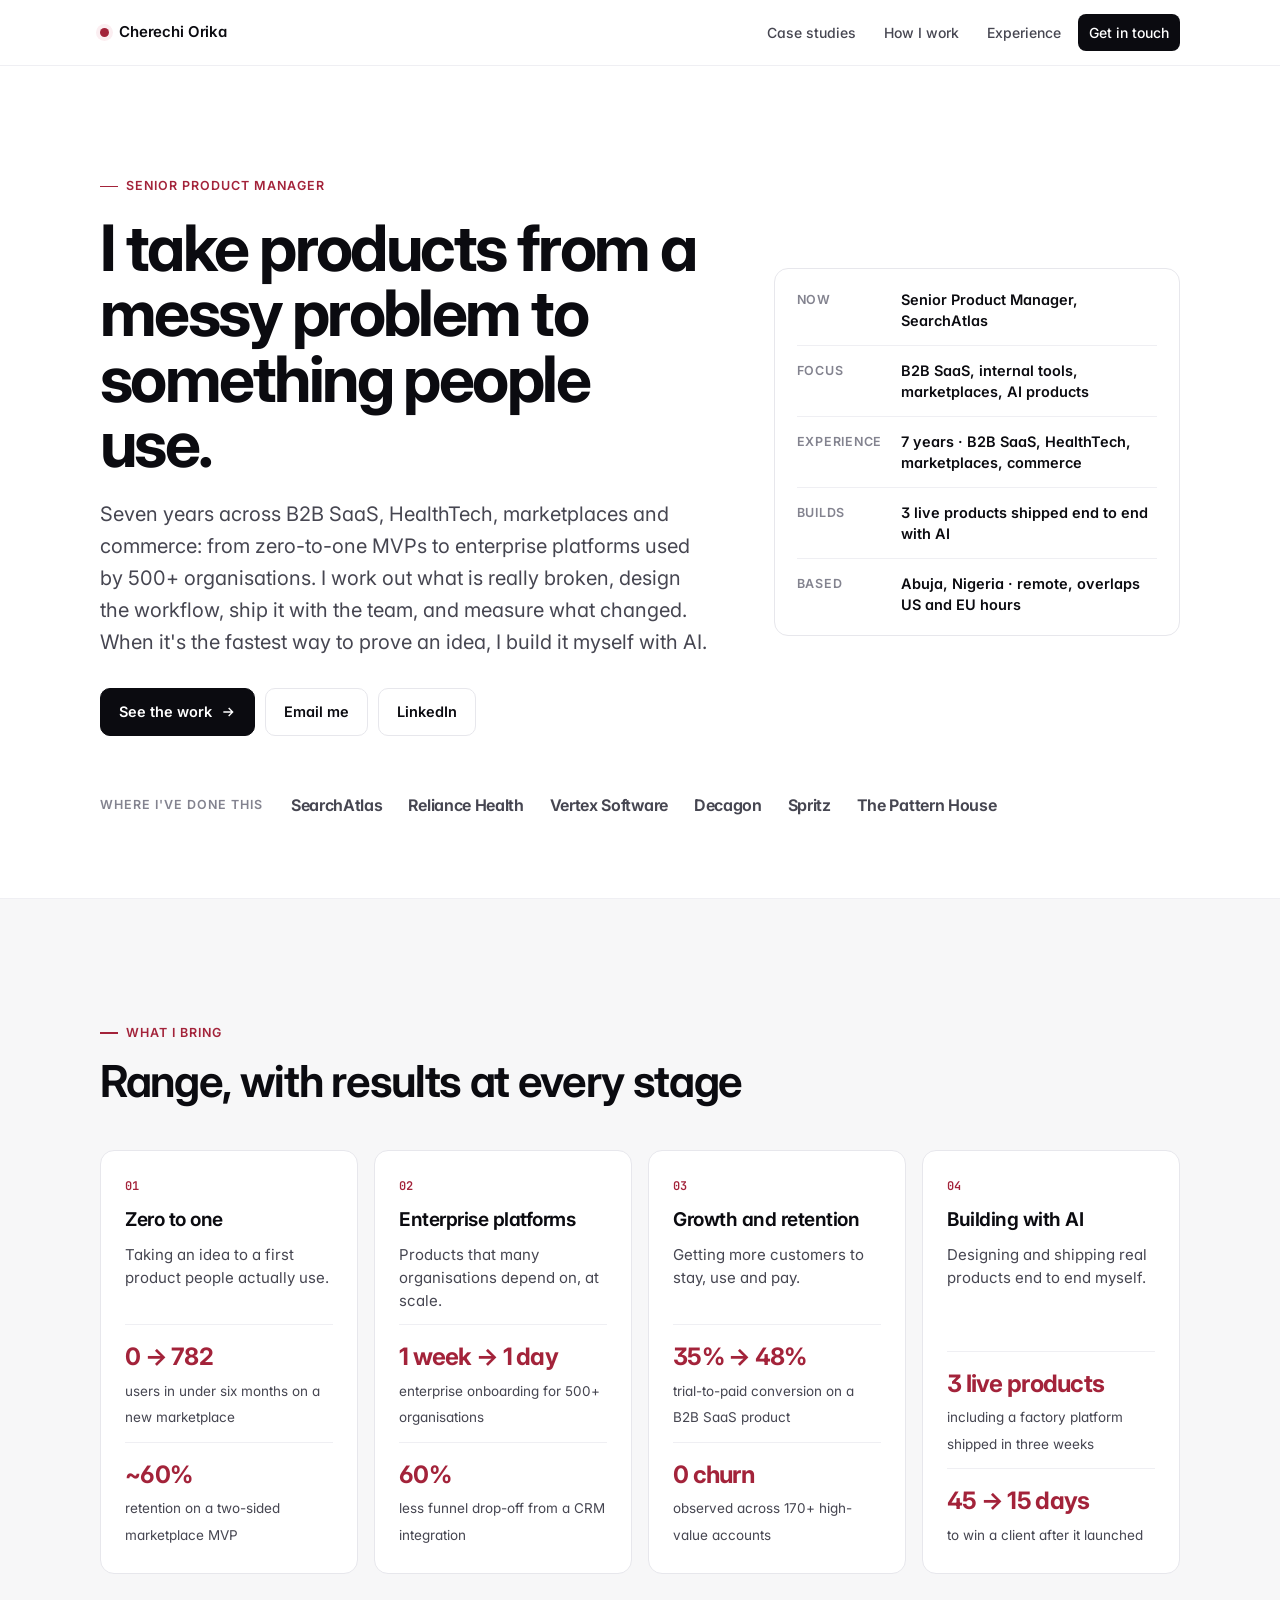
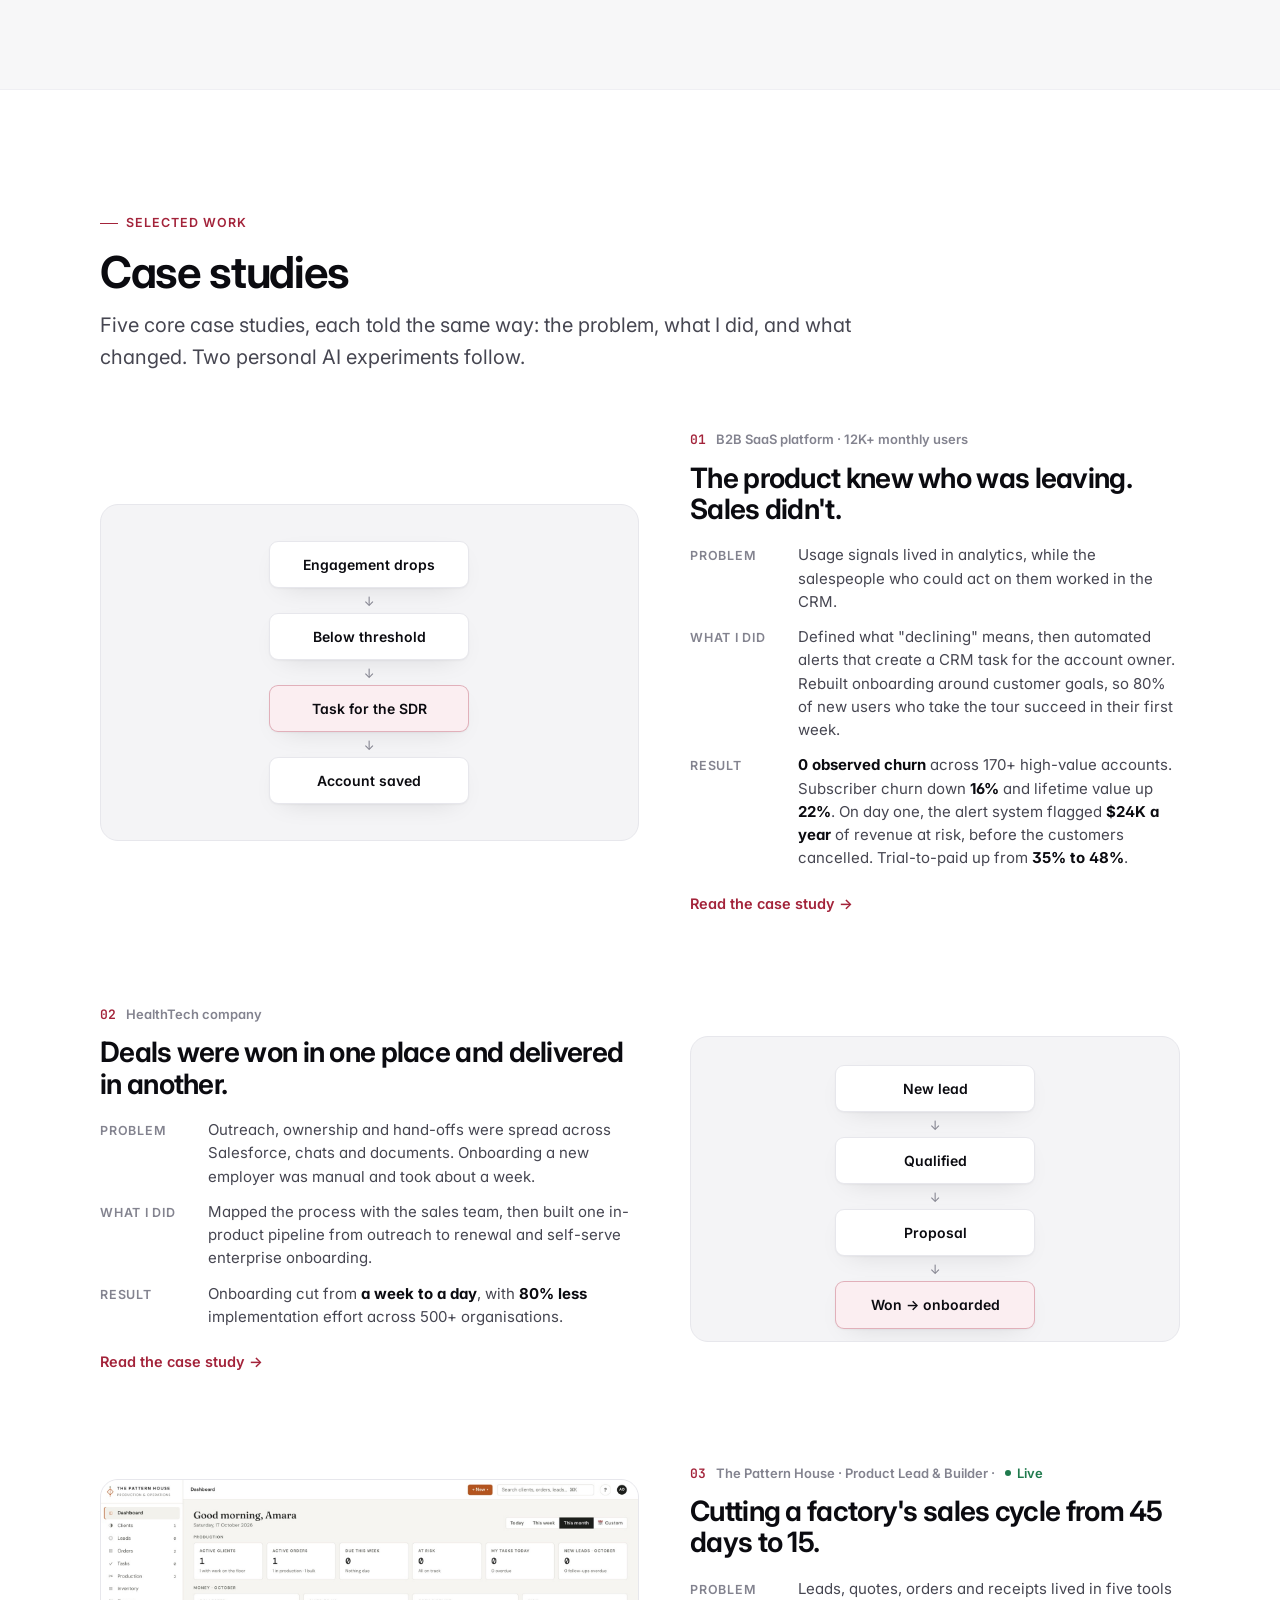
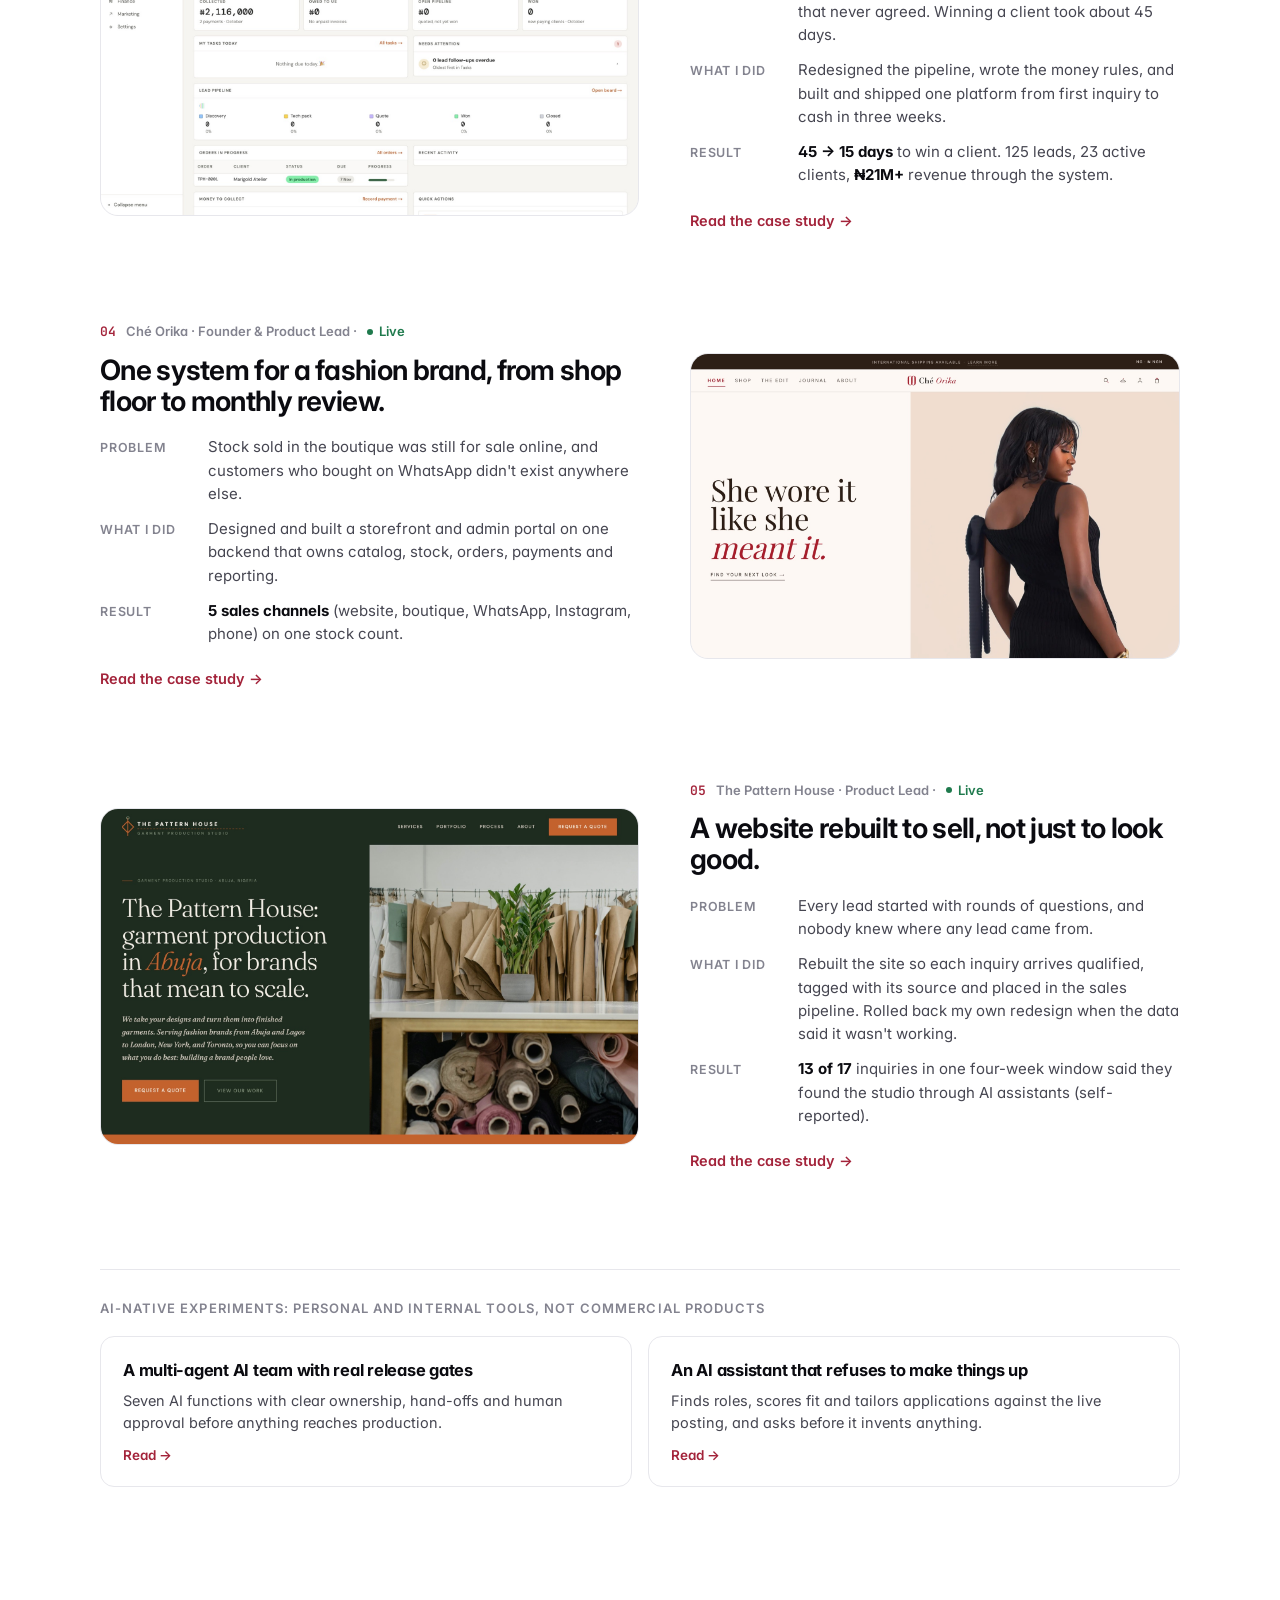
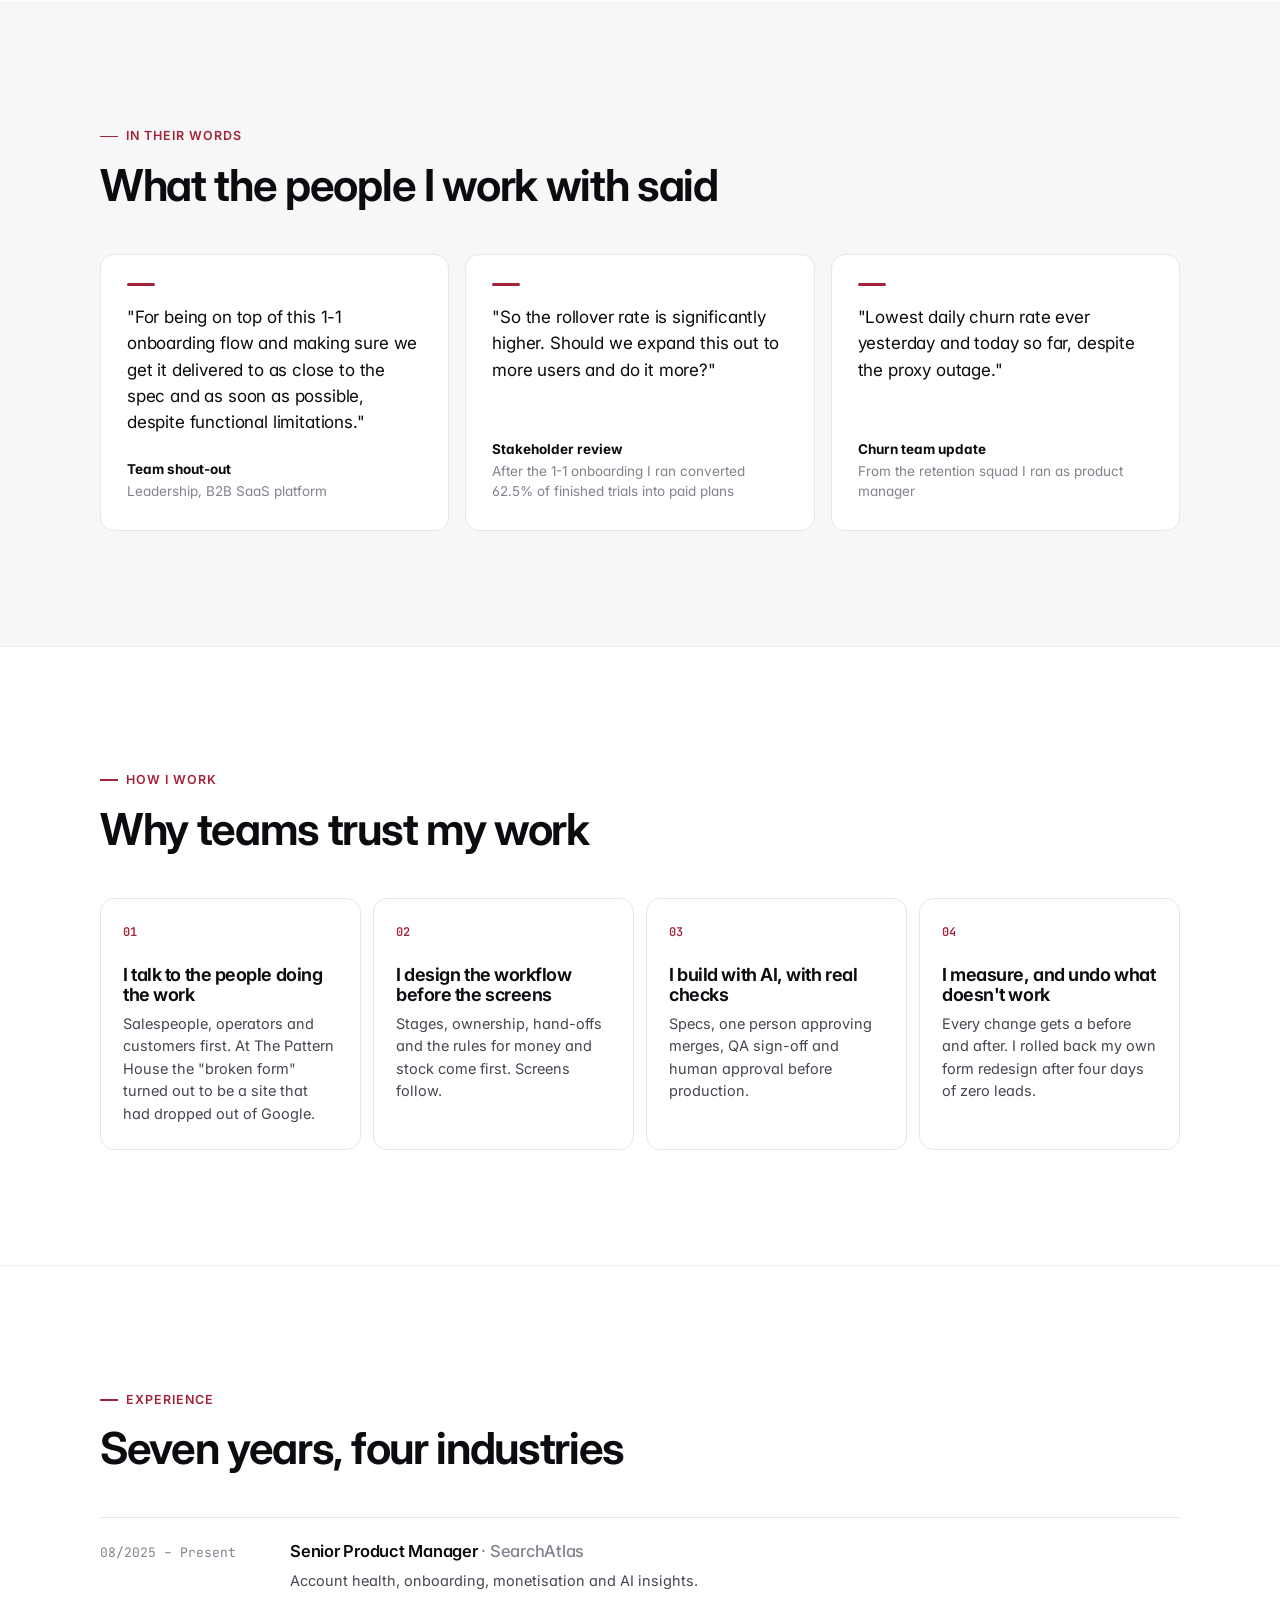
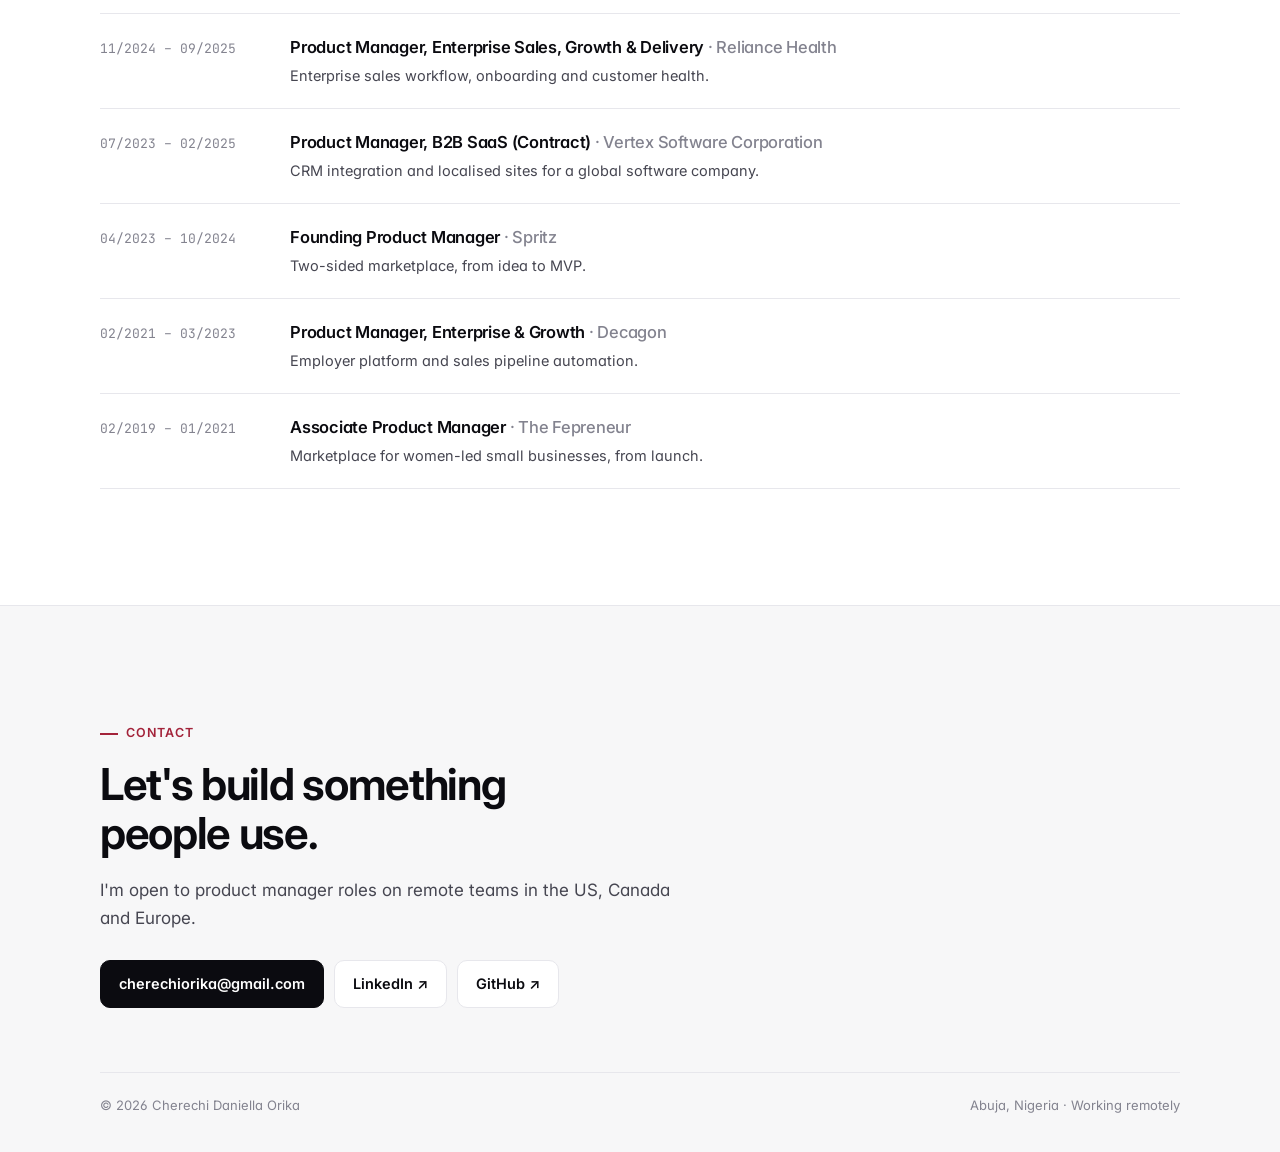
<file: index.html>
<!doctype html>
<html lang="en">
<head>
<meta charset="utf-8">
<meta name="viewport" content="width=device-width, initial-scale=1">
<title>Cherechi Orika · Senior Product Manager</title>
<meta name="description" content="Senior Product Manager with seven years across B2B SaaS, HealthTech, marketplaces and commerce. From zero-to-one MVPs to enterprise platforms, and products I build end to end with AI.">
<link rel="preconnect" href="https://fonts.googleapis.com"><link rel="preconnect" href="https://fonts.gstatic.com" crossorigin>
<link rel="stylesheet" href="https://fonts.googleapis.com/css2?family=Inter:wght@400;500;600;700&family=JetBrains+Mono:wght@500;600&display=swap">
<link rel="stylesheet" href="assets/site.css">
</head>
<body>

<header class="nav">
  <div class="nav-in">
    <a class="brand" href="index.html"><span class="dot"></span>Cherechi Orika</a>
    <nav class="nav-links">
      <a href="#work">Case studies</a>
      <a class="hide-sm" href="#approach">How I work</a>
      <a class="hide-sm" href="#experience">Experience</a>
      <a class="cta" href="#contact">Get in touch</a>
    </nav>
  </div>
</header>

<main>

  <!-- 1. WHO: what kind of PM -->
  <section class="wrap h-hero">
    <div class="h-hero-text">
      <span class="eyebrow">Senior Product Manager</span>
      <h1 class="h-xl">I take products from a messy problem to something people use.</h1>
      <p class="lead">Seven years across B2B SaaS, HealthTech, marketplaces and commerce: from zero-to-one MVPs to enterprise platforms used by 500+ organisations. I work out what is really broken, design the workflow, ship it with the team, and measure what changed. When it's the fastest way to prove an idea, I build it myself with AI.</p>
      <div class="btns">
        <a class="btn primary" href="#work">See the work <svg viewBox="0 0 24 24" fill="none" stroke="currentColor" stroke-width="2"><path d="M5 12h14M13 6l6 6-6 6"/></svg></a>
        <a class="btn" href="mailto:cherechiorika@gmail.com">Email me</a>
        <a class="btn" href="https://www.linkedin.com/in/cherechi-orika/" target="_blank" rel="noopener">LinkedIn</a>
      </div>
    </div>
    <aside class="h-card" aria-label="At a glance">
      <div class="h-card-row"><span>Now</span><b>Senior Product Manager, SearchAtlas</b></div>
      <div class="h-card-row"><span>Focus</span><b>B2B SaaS, internal tools, marketplaces, AI products</b></div>
      <div class="h-card-row"><span>Experience</span><b>7 years · B2B SaaS, HealthTech, marketplaces, commerce</b></div>
      <div class="h-card-row"><span>Builds</span><b>3 live products shipped end to end with AI</b></div>
      <div class="h-card-row"><span>Based</span><b>Abuja, Nigeria · remote, overlaps US and EU hours</b></div>
    </aside>
  </section>

  <section class="wrap h-logos" aria-label="Companies">
    <span>Where I've done this</span>
    <ul><li>SearchAtlas</li><li>Reliance Health</li><li>Vertex Software</li><li>Decagon</li><li>Spritz</li><li>The Pattern House</li></ul>
  </section>

  <!-- 2. RANGE: what I bring, each with its proof -->
  <section class="section h-fix">
    <div class="wrap">
      <span class="eyebrow">What I bring</span>
      <h2 class="h-lg" style="margin-top:14px">Range, with results at every stage</h2>
      <div class="fix-grid four">
        <div class="fix reveal">
          <span class="fix-n">01</span>
          <h3>Zero to one</h3>
          <p>Taking an idea to a first product people actually use.</p>
          <div class="proof"><b>0 → 782</b><span>users in under six months on a new marketplace</span></div>
          <div class="proof"><b>~60%</b><span>retention on a two-sided marketplace MVP</span></div>
        </div>
        <div class="fix reveal">
          <span class="fix-n">02</span>
          <h3>Enterprise platforms</h3>
          <p>Products that many organisations depend on, at scale.</p>
          <div class="proof"><b>1 week → 1 day</b><span>enterprise onboarding for 500+ organisations</span></div>
          <div class="proof"><b>60%</b><span>less funnel drop-off from a CRM integration</span></div>
        </div>
        <div class="fix reveal">
          <span class="fix-n">03</span>
          <h3>Growth and retention</h3>
          <p>Getting more customers to stay, use and pay.</p>
          <div class="proof"><b>35% → 48%</b><span>trial-to-paid conversion on a B2B SaaS product</span></div>
          <div class="proof"><b>0 churn</b><span>observed across 170+ high-value accounts</span></div>
        </div>
        <div class="fix reveal">
          <span class="fix-n">04</span>
          <h3>Building with AI</h3>
          <p>Designing and shipping real products end to end myself.</p>
          <div class="proof"><b>3 live products</b><span>including a factory platform shipped in three weeks</span></div>
          <div class="proof"><b>45 → 15 days</b><span>to win a client after it launched</span></div>
        </div>
      </div>
    </div>
  </section>

  <!-- 3. PROOF: case studies, one story per row -->
  <section class="section" id="work">
    <div class="wrap">
      <span class="eyebrow">Selected work</span>
      <h2 class="h-lg" style="margin-top:14px">Case studies</h2>
      <p class="lead" style="margin-top:12px">Five core case studies, each told the same way: the problem, what I did, and what changed. Two personal AI experiments follow.</p>

      <div class="cs-list">

        <article class="cs-row reveal">
          <a class="cs-visual diagram" href="work/b2b-saas-platform.html" aria-hidden="true" tabindex="-1">
            <div class="mini-flow"><span>Engagement drops</span><i>→</i><span>Below threshold</span><i>→</i><span class="hot">Task for the SDR</span><i>→</i><span>Account saved</span></div>
          </a>
          <div class="cs-text">
            <div class="cs-meta"><span class="cs-num">01</span>B2B SaaS platform · 12K+ monthly users</div>
            <h3><a href="work/b2b-saas-platform.html">The product knew who was leaving. Sales didn't.</a></h3>
            <dl class="cs-pwr">
              <div><dt>Problem</dt><dd>Usage signals lived in analytics, while the salespeople who could act on them worked in the CRM.</dd></div>
              <div><dt>What I did</dt><dd>Defined what "declining" means, then automated alerts that create a CRM task for the account owner. Rebuilt onboarding around customer goals, so 80% of new users who take the tour succeed in their first week.</dd></div>
              <div><dt>Result</dt><dd><b>0 observed churn</b> across 170+ high-value accounts. Subscriber churn down <b>16%</b> and lifetime value up <b>22%</b>. On day one, the alert system flagged <b>$24K a year</b> of revenue at risk, before the customers cancelled. Trial-to-paid up from <b>35% to 48%</b>.</dd></div>
            </dl>
            <a class="cs-go" href="work/b2b-saas-platform.html">Read the case study →</a>
          </div>
        </article>

        <article class="cs-row flip reveal">
          <a class="cs-visual diagram" href="work/healthtech-enterprise.html" aria-hidden="true" tabindex="-1">
            <div class="mini-flow"><span>New lead</span><i>→</i><span>Qualified</span><i>→</i><span>Proposal</span><i>→</i><span class="hot">Won → onboarded</span></div>
          </a>
          <div class="cs-text">
            <div class="cs-meta"><span class="cs-num">02</span>HealthTech company</div>
            <h3><a href="work/healthtech-enterprise.html">Deals were won in one place and delivered in another.</a></h3>
            <dl class="cs-pwr">
              <div><dt>Problem</dt><dd>Outreach, ownership and hand-offs were spread across Salesforce, chats and documents. Onboarding a new employer was manual and took about a week.</dd></div>
              <div><dt>What I did</dt><dd>Mapped the process with the sales team, then built one in-product pipeline from outreach to renewal and self-serve enterprise onboarding.</dd></div>
              <div><dt>Result</dt><dd>Onboarding cut from <b>a week to a day</b>, with <b>80% less</b> implementation effort across 500+ organisations.</dd></div>
            </dl>
            <a class="cs-go" href="work/healthtech-enterprise.html">Read the case study →</a>
          </div>
        </article>

        <article class="cs-row reveal">
          <a class="cs-visual" href="work/tph-operations-platform.html" aria-hidden="true" tabindex="-1"><img src="assets/img/ops-overview.jpg" alt="" loading="lazy"></a>
          <div class="cs-text">
            <div class="cs-meta"><span class="cs-num">03</span>The Pattern House · Product Lead &amp; Builder · <span class="live-dot">Live</span></div>
            <h3><a href="work/tph-operations-platform.html">Cutting a factory's sales cycle from 45 days to 15.</a></h3>
            <dl class="cs-pwr">
              <div><dt>Problem</dt><dd>Leads, quotes, orders and receipts lived in five tools that never agreed. Winning a client took about 45 days.</dd></div>
              <div><dt>What I did</dt><dd>Redesigned the pipeline, wrote the money rules, and built and shipped one platform from first inquiry to cash in three weeks.</dd></div>
              <div><dt>Result</dt><dd><b>45 → 15 days</b> to win a client. 125 leads, 23 active clients, <b>₦21M+</b> revenue through the system.</dd></div>
            </dl>
            <a class="cs-go" href="work/tph-operations-platform.html">Read the case study →</a>
          </div>
        </article>

        <article class="cs-row flip reveal">
          <a class="cs-visual" href="work/che-orika.html" aria-hidden="true" tabindex="-1"><img src="assets/img/co-hero.jpg" alt="" loading="lazy"></a>
          <div class="cs-text">
            <div class="cs-meta"><span class="cs-num">04</span>Ché Orika · Founder &amp; Product Lead · <span class="live-dot">Live</span></div>
            <h3><a href="work/che-orika.html">One system for a fashion brand, from shop floor to monthly review.</a></h3>
            <dl class="cs-pwr">
              <div><dt>Problem</dt><dd>Stock sold in the boutique was still for sale online, and customers who bought on WhatsApp didn't exist anywhere else.</dd></div>
              <div><dt>What I did</dt><dd>Designed and built a storefront and admin portal on one backend that owns catalog, stock, orders, payments and reporting.</dd></div>
              <div><dt>Result</dt><dd><b>5 sales channels</b> (website, boutique, WhatsApp, Instagram, phone) on one stock count.</dd></div>
            </dl>
            <a class="cs-go" href="work/che-orika.html">Read the case study →</a>
          </div>
        </article>

        <article class="cs-row reveal">
          <a class="cs-visual" href="work/the-pattern-house.html" aria-hidden="true" tabindex="-1"><img src="assets/img/ph-hero.jpg" alt="" loading="lazy"></a>
          <div class="cs-text">
            <div class="cs-meta"><span class="cs-num">05</span>The Pattern House · Product Lead · <span class="live-dot">Live</span></div>
            <h3><a href="work/the-pattern-house.html">A website rebuilt to sell, not just to look good.</a></h3>
            <dl class="cs-pwr">
              <div><dt>Problem</dt><dd>Every lead started with rounds of questions, and nobody knew where any lead came from.</dd></div>
              <div><dt>What I did</dt><dd>Rebuilt the site so each inquiry arrives qualified, tagged with its source and placed in the sales pipeline. Rolled back my own redesign when the data said it wasn't working.</dd></div>
              <div><dt>Result</dt><dd><b>13 of 17</b> inquiries in one four-week window said they found the studio through AI assistants (self-reported).</dd></div>
            </dl>
            <a class="cs-go" href="work/the-pattern-house.html">Read the case study →</a>
          </div>
        </article>

      </div>

      <div class="also">
        <div class="also-head">AI-native experiments: personal and internal tools, not commercial products</div>
        <div class="also-grid">
          <a class="also-card" href="work/ai-operating-system.html">
            <b>A multi-agent AI team with real release gates</b>
            <span>Seven AI functions with clear ownership, hand-offs and human approval before anything reaches production.</span>
            <em>Read →</em>
          </a>
          <a class="also-card" href="work/job-hunt-cockpit.html">
            <b>An AI assistant that refuses to make things up</b>
            <span>Finds roles, scores fit and tailors applications against the live posting, and asks before it invents anything.</span>
            <em>Read →</em>
          </a>
        </div>
      </div>
    </div>
  </section>

  <!-- 3b. WHAT PEOPLE SAID -->
  <section class="section h-quotes">
    <div class="wrap">
      <span class="eyebrow">In their words</span>
      <h2 class="h-lg" style="margin-top:14px">What the people I work with said</h2>
      <div class="q-grid">
        <figure class="q reveal">
          <blockquote>"For being on top of this 1-1 onboarding flow and making sure we get it delivered to as close to the spec and as soon as possible, despite functional limitations."</blockquote>
          <figcaption><b>Team shout-out</b><span>Leadership, B2B SaaS platform</span></figcaption>
        </figure>
        <figure class="q reveal">
          <blockquote>"So the rollover rate is significantly higher. Should we expand this out to more users and do it more?"</blockquote>
          <figcaption><b>Stakeholder review</b><span>After the 1-1 onboarding I ran converted 62.5% of finished trials into paid plans</span></figcaption>
        </figure>
        <figure class="q reveal">
          <blockquote>"Lowest daily churn rate ever yesterday and today so far, despite the proxy outage."</blockquote>
          <figcaption><b>Churn team update</b><span>From the retention squad I ran as product manager</span></figcaption>
        </figure>
      </div>
    </div>
  </section>

  <!-- 4. TRUST: how I work -->
  <section class="section" id="approach">
    <div class="wrap">
      <span class="eyebrow">How I work</span>
      <h2 class="h-lg" style="margin-top:14px">Why teams trust my work</h2>
      <div class="steps" style="margin-top:clamp(28px,4vw,44px)">
        <div class="step reveal"><h3>I talk to the people doing the work</h3><p>Salespeople, operators and customers first. At The Pattern House the "broken form" turned out to be a site that had dropped out of Google.</p></div>
        <div class="step reveal"><h3>I design the workflow before the screens</h3><p>Stages, ownership, hand-offs and the rules for money and stock come first. Screens follow.</p></div>
        <div class="step reveal"><h3>I build with AI, with real checks</h3><p>Specs, one person approving merges, QA sign-off and human approval before production.</p></div>
        <div class="step reveal"><h3>I measure, and undo what doesn't work</h3><p>Every change gets a before and after. I rolled back my own form redesign after four days of zero leads.</p></div>
      </div>
    </div>
  </section>

  <section class="section" id="experience">
    <div class="wrap">
      <span class="eyebrow">Experience</span>
      <h2 class="h-lg" style="margin:14px 0 clamp(28px,4vw,44px)">Seven years, four industries</h2>
      <div class="xp">
        <div class="xp-row"><div class="xp-date">08/2025 – Present</div><div><div class="xp-role">Senior Product Manager <span>· SearchAtlas</span></div><div class="xp-note">Account health, onboarding, monetisation and AI insights.</div></div><span></span></div>
        <div class="xp-row"><div class="xp-date">11/2024 – 09/2025</div><div><div class="xp-role">Product Manager, Enterprise Sales, Growth &amp; Delivery <span>· Reliance Health</span></div><div class="xp-note">Enterprise sales workflow, onboarding and customer health.</div></div><span></span></div>
        <div class="xp-row"><div class="xp-date">07/2023 – 02/2025</div><div><div class="xp-role">Product Manager, B2B SaaS (Contract) <span>· Vertex Software Corporation</span></div><div class="xp-note">CRM integration and localised sites for a global software company.</div></div><span></span></div>
        <div class="xp-row"><div class="xp-date">04/2023 – 10/2024</div><div><div class="xp-role">Founding Product Manager <span>· Spritz</span></div><div class="xp-note">Two-sided marketplace, from idea to MVP.</div></div><span></span></div>
        <div class="xp-row"><div class="xp-date">02/2021 – 03/2023</div><div><div class="xp-role">Product Manager, Enterprise &amp; Growth <span>· Decagon</span></div><div class="xp-note">Employer platform and sales pipeline automation.</div></div><span></span></div>
        <div class="xp-row"><div class="xp-date">02/2019 – 01/2021</div><div><div class="xp-role">Associate Product Manager <span>· The Fepreneur</span></div><div class="xp-note">Marketplace for women-led small businesses, from launch.</div></div><span></span></div>
      </div>
    </div>
  </section>
</main>

<footer class="footer" id="contact">
  <div class="wrap">
    <span class="eyebrow">Contact</span>
    <h2 class="h-lg" style="margin:16px 0 14px">Let's build something people use.</h2>
    <p>I'm open to product manager roles on remote teams in the US, Canada and Europe.</p>
    <div class="btns" style="margin-top:28px">
      <a class="btn primary" href="mailto:cherechiorika@gmail.com">cherechiorika@gmail.com</a>
      <a class="btn" href="https://www.linkedin.com/in/cherechi-orika/" target="_blank" rel="noopener">LinkedIn ↗</a>
      <a class="btn" href="https://github.com/orika-cherechi" target="_blank" rel="noopener">GitHub ↗</a>
    </div>
    <div class="foot-fine"><span>© 2026 Cherechi Daniella Orika</span><span>Abuja, Nigeria · Working remotely</span></div>
  </div>
</footer>

<script src="assets/site.js"></script>
</body>
</html>
</file>
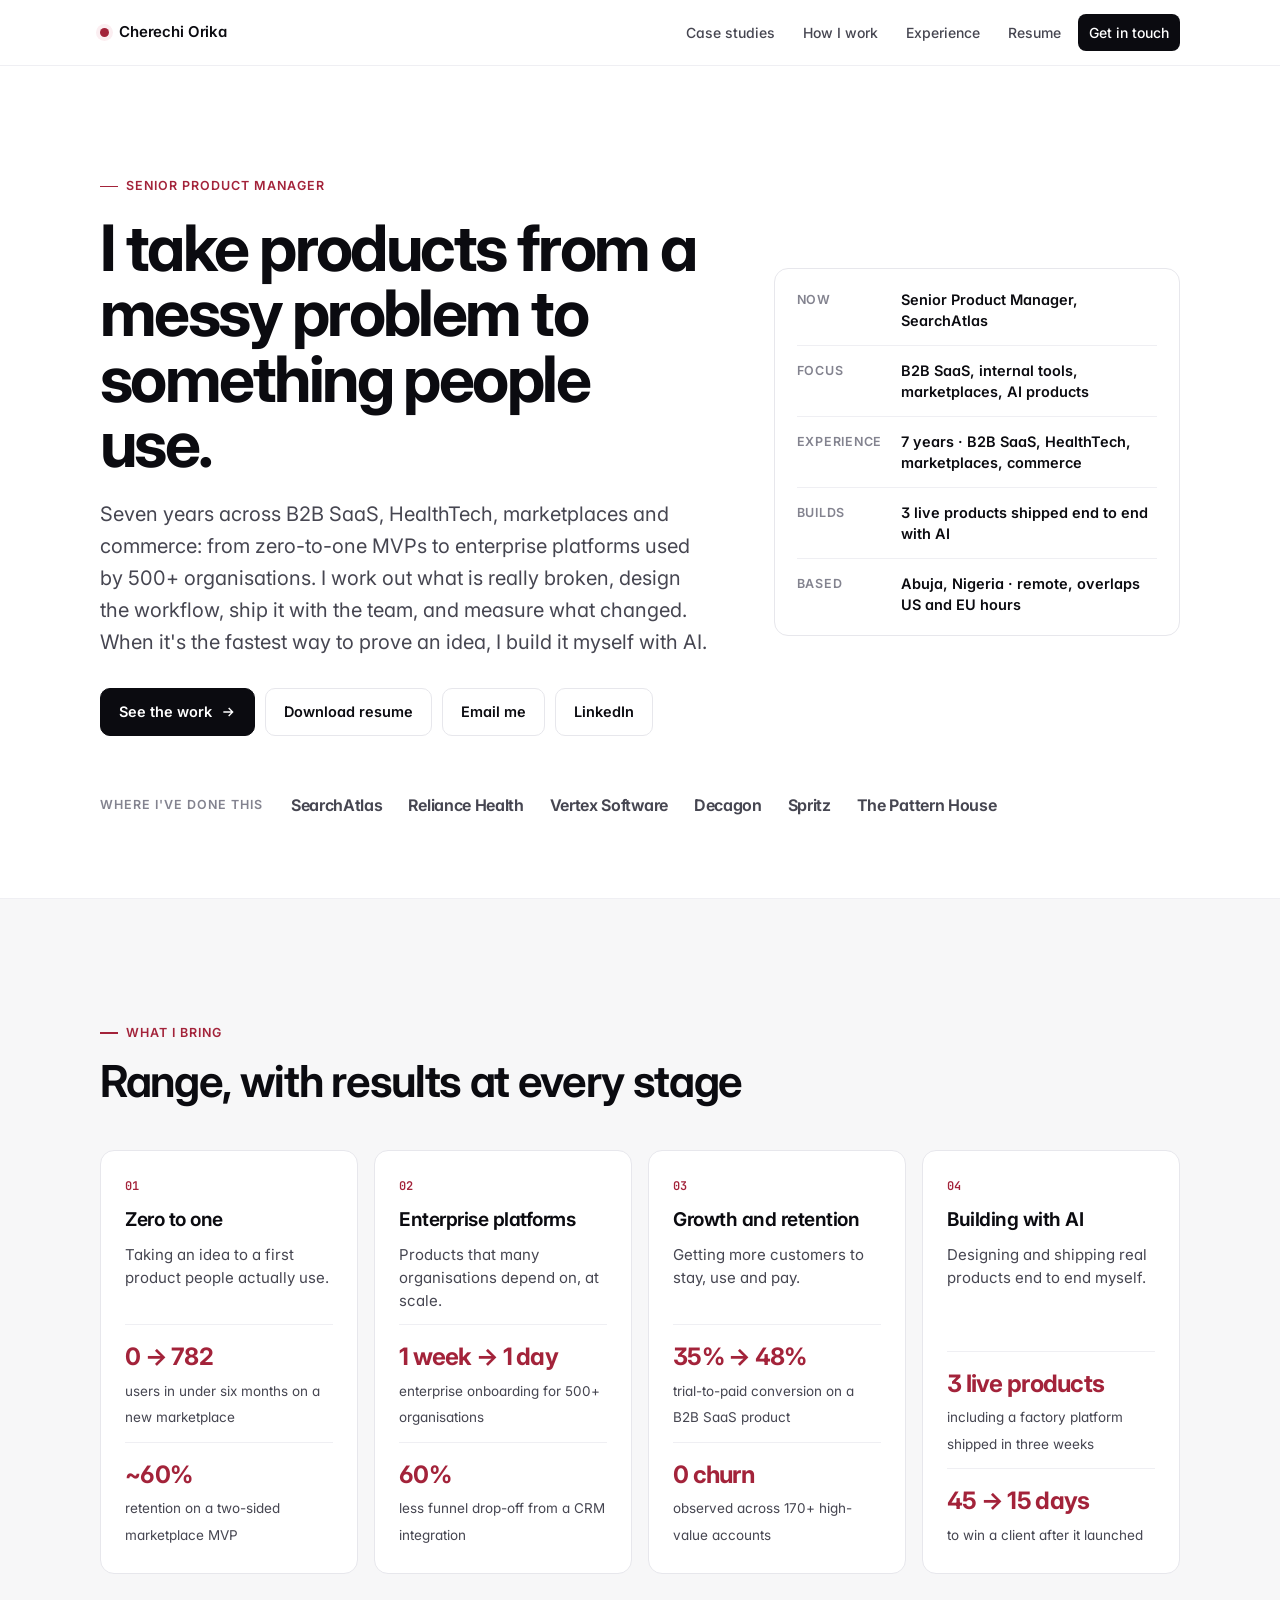
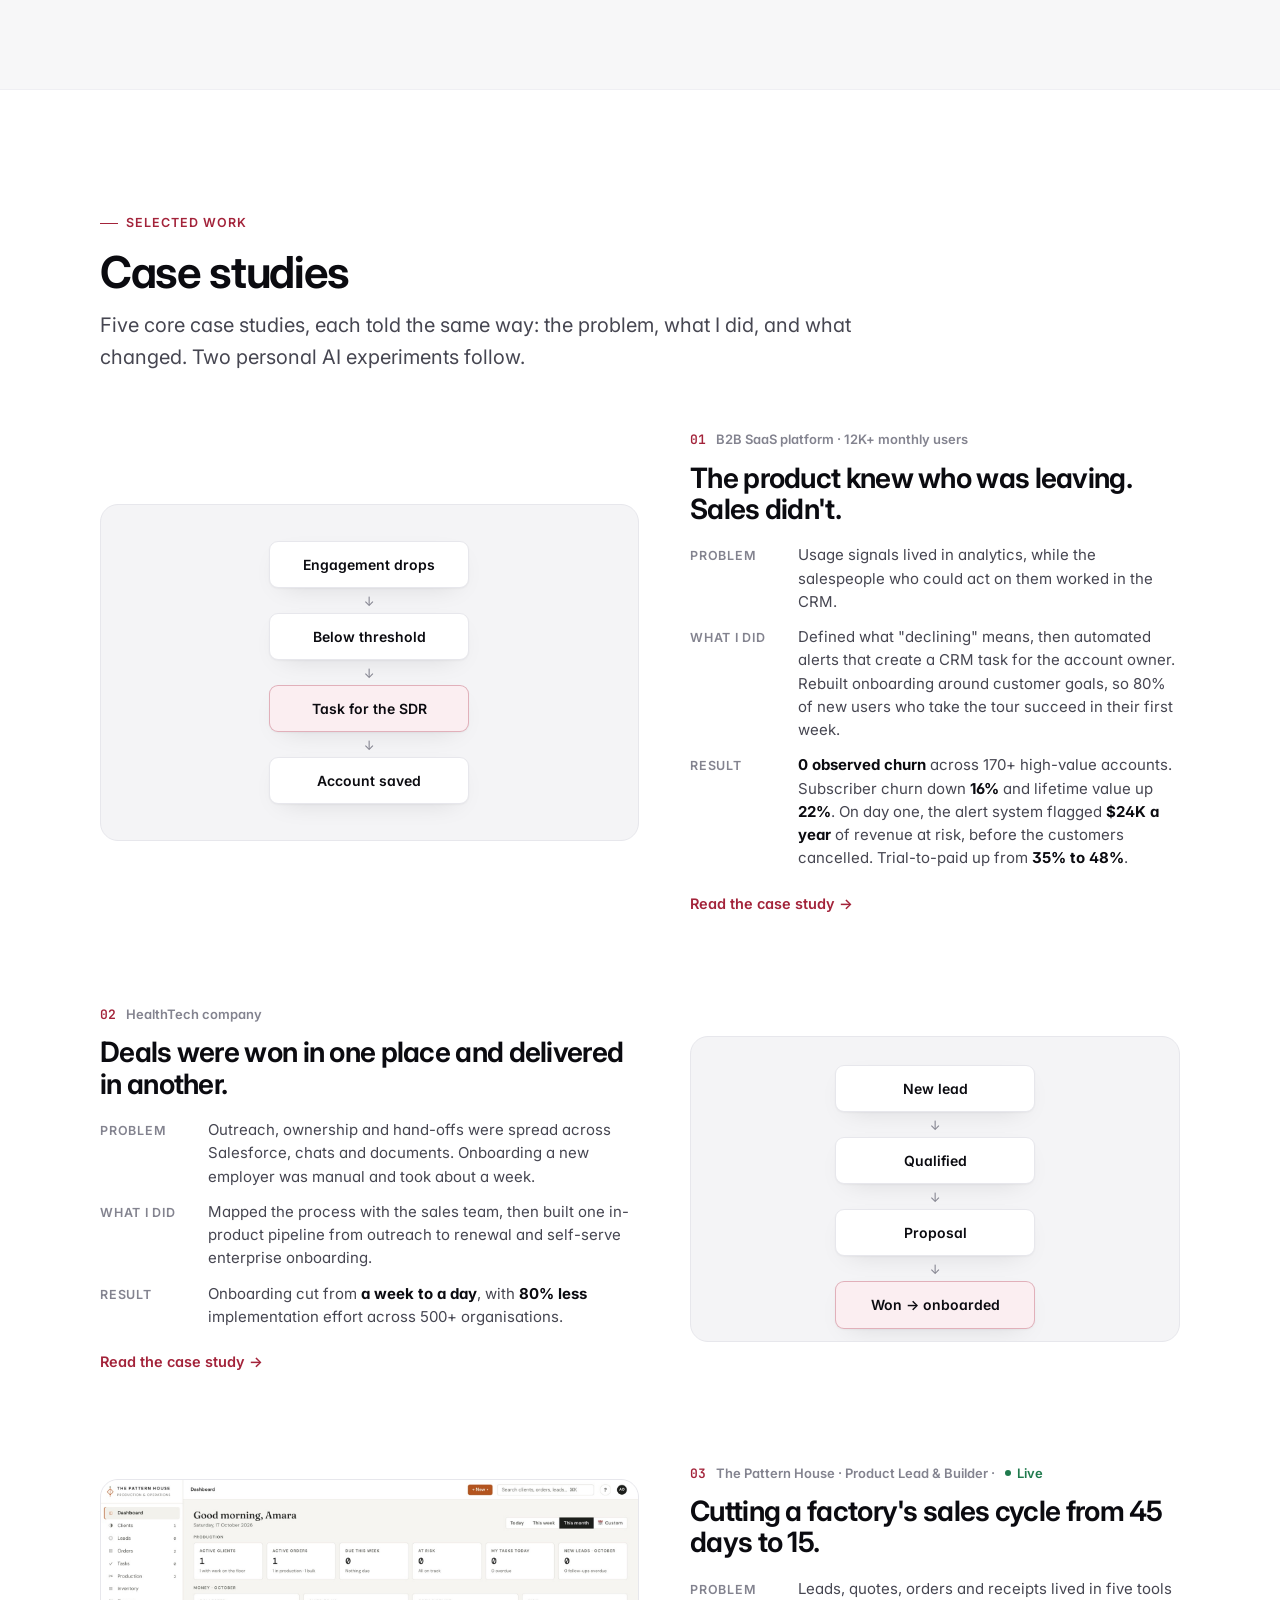
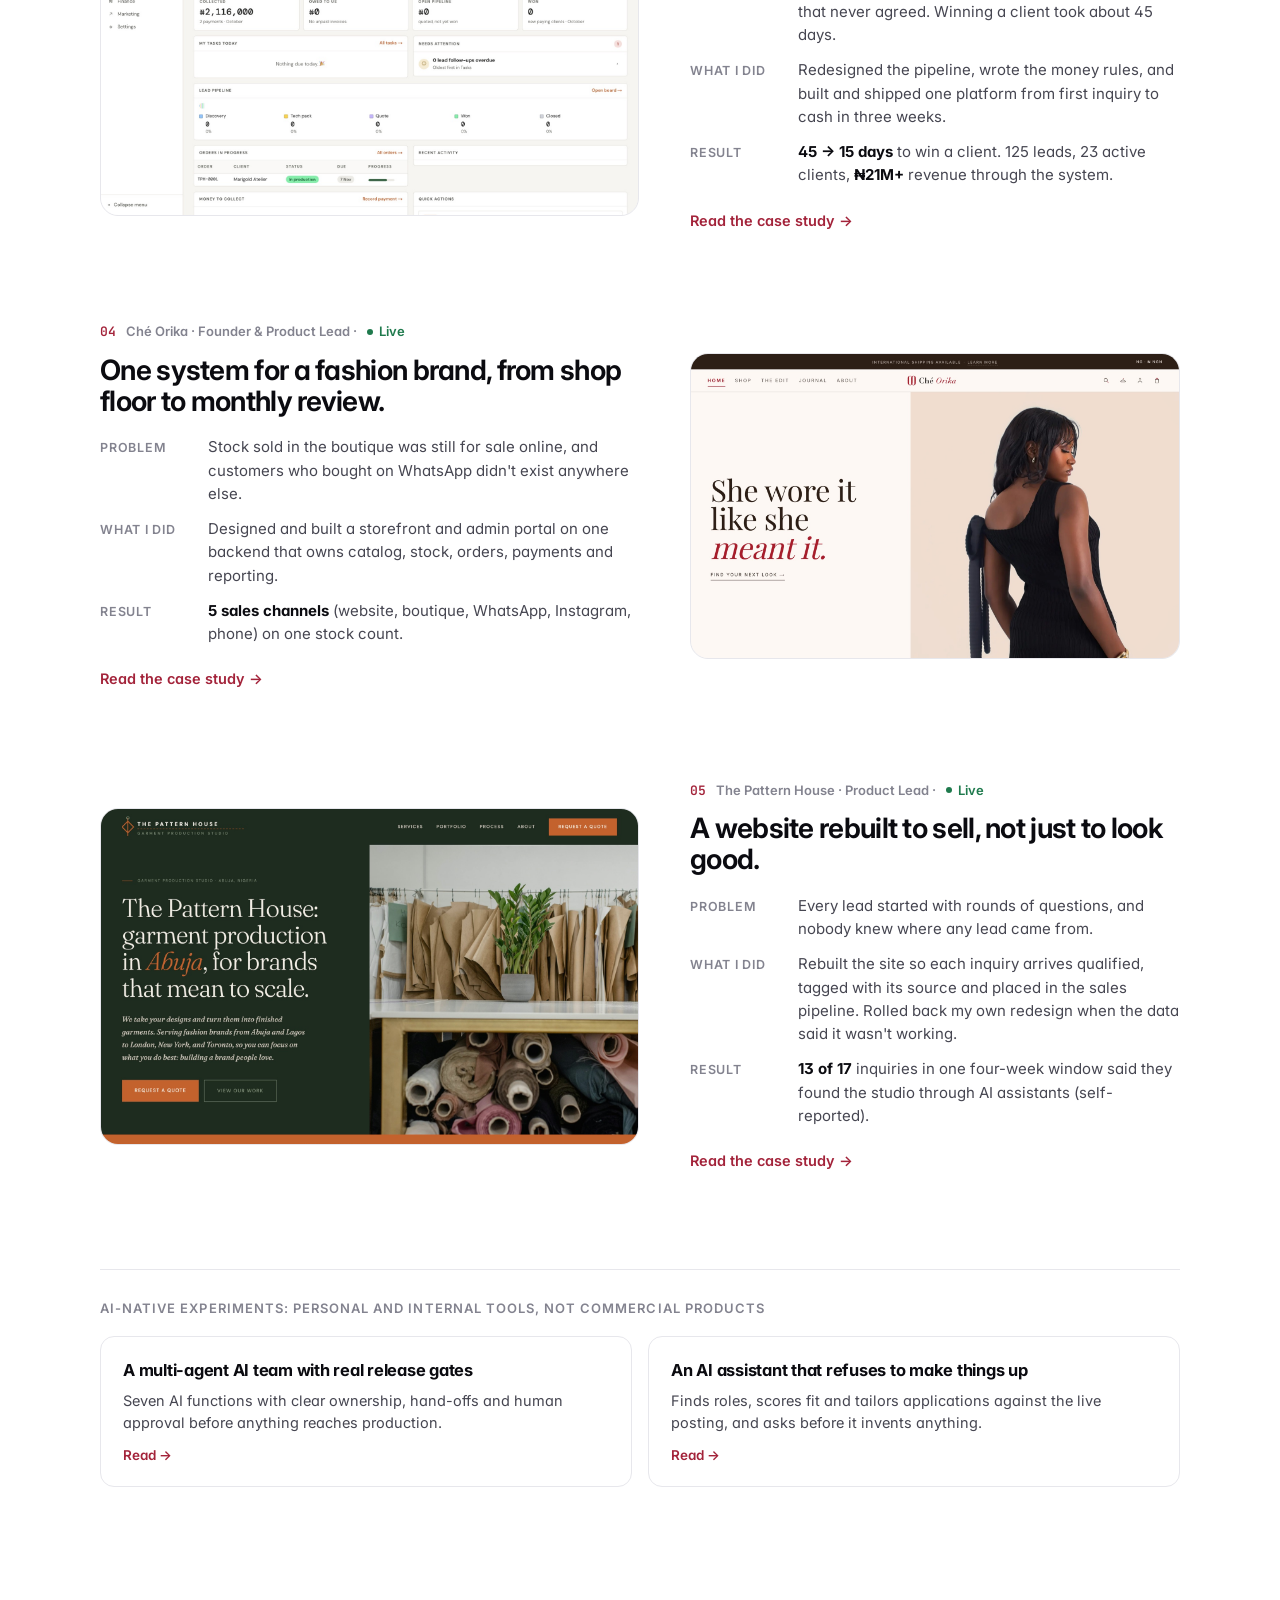
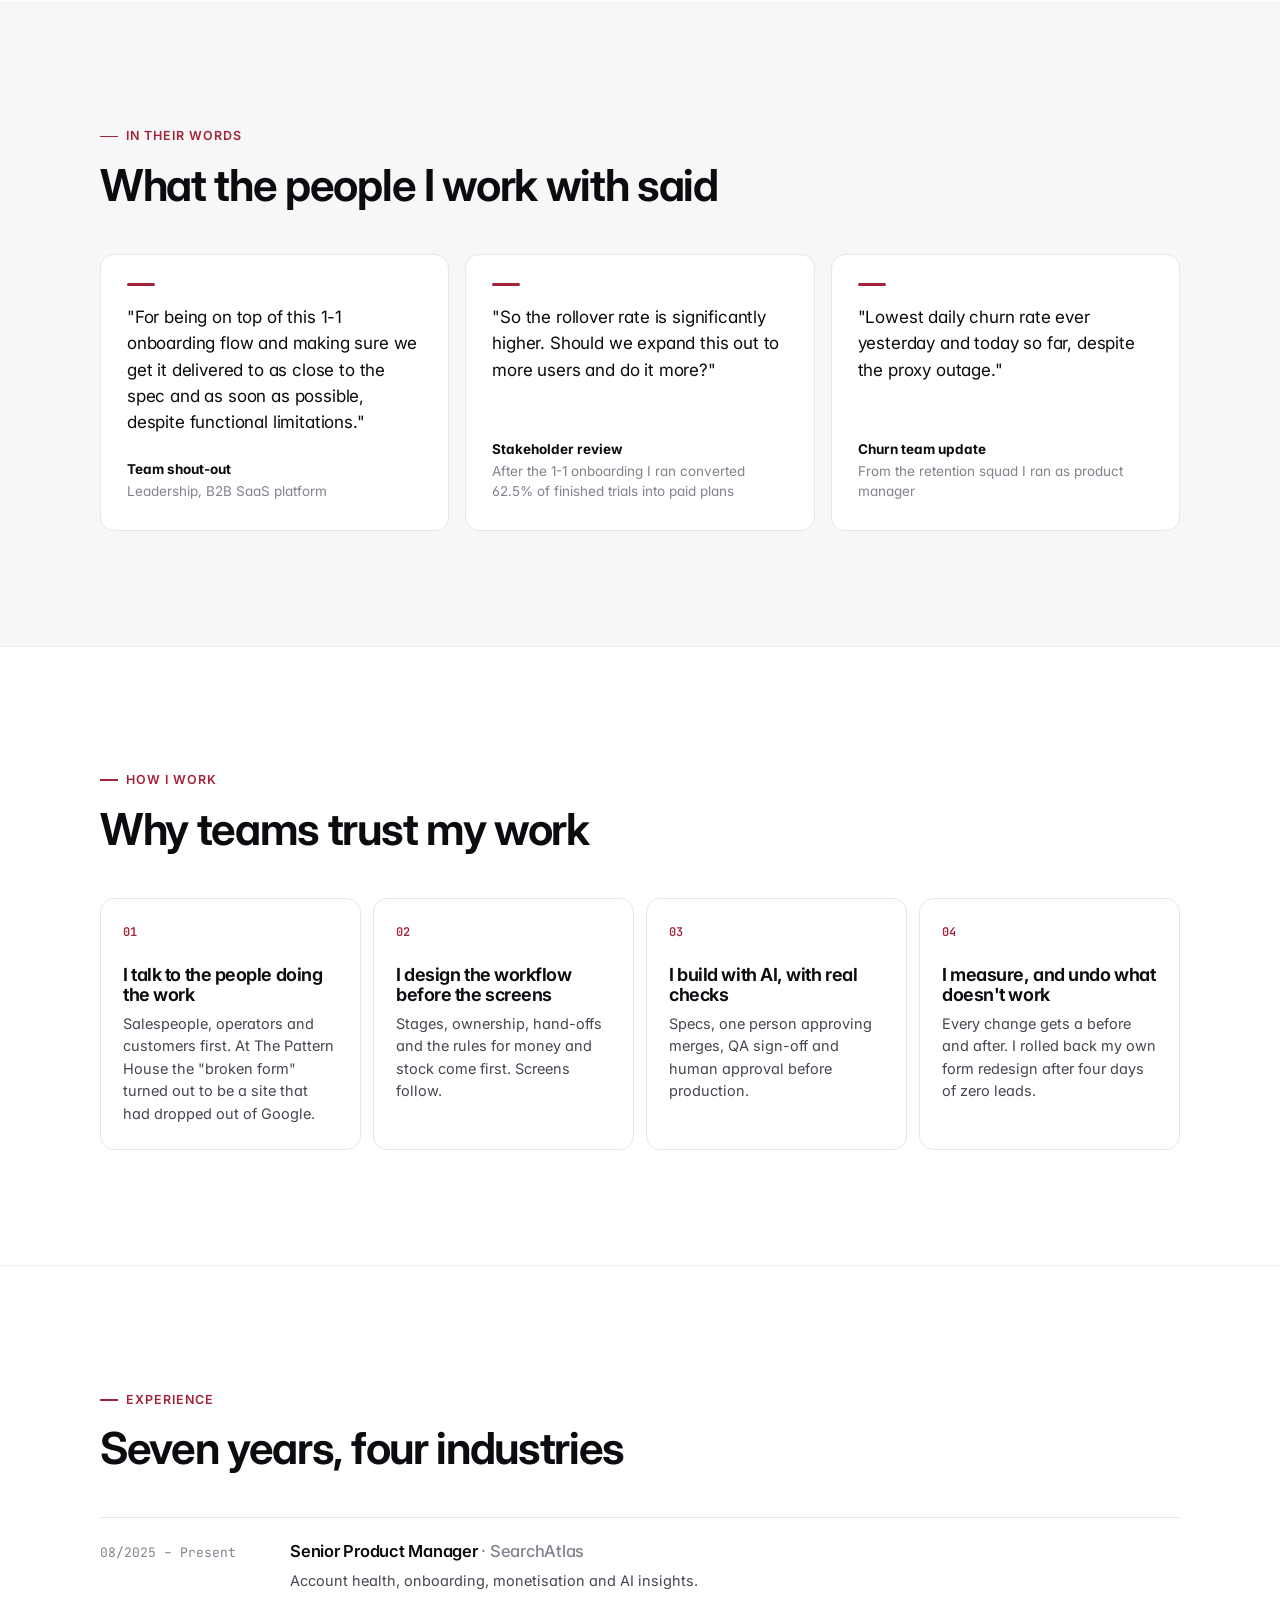
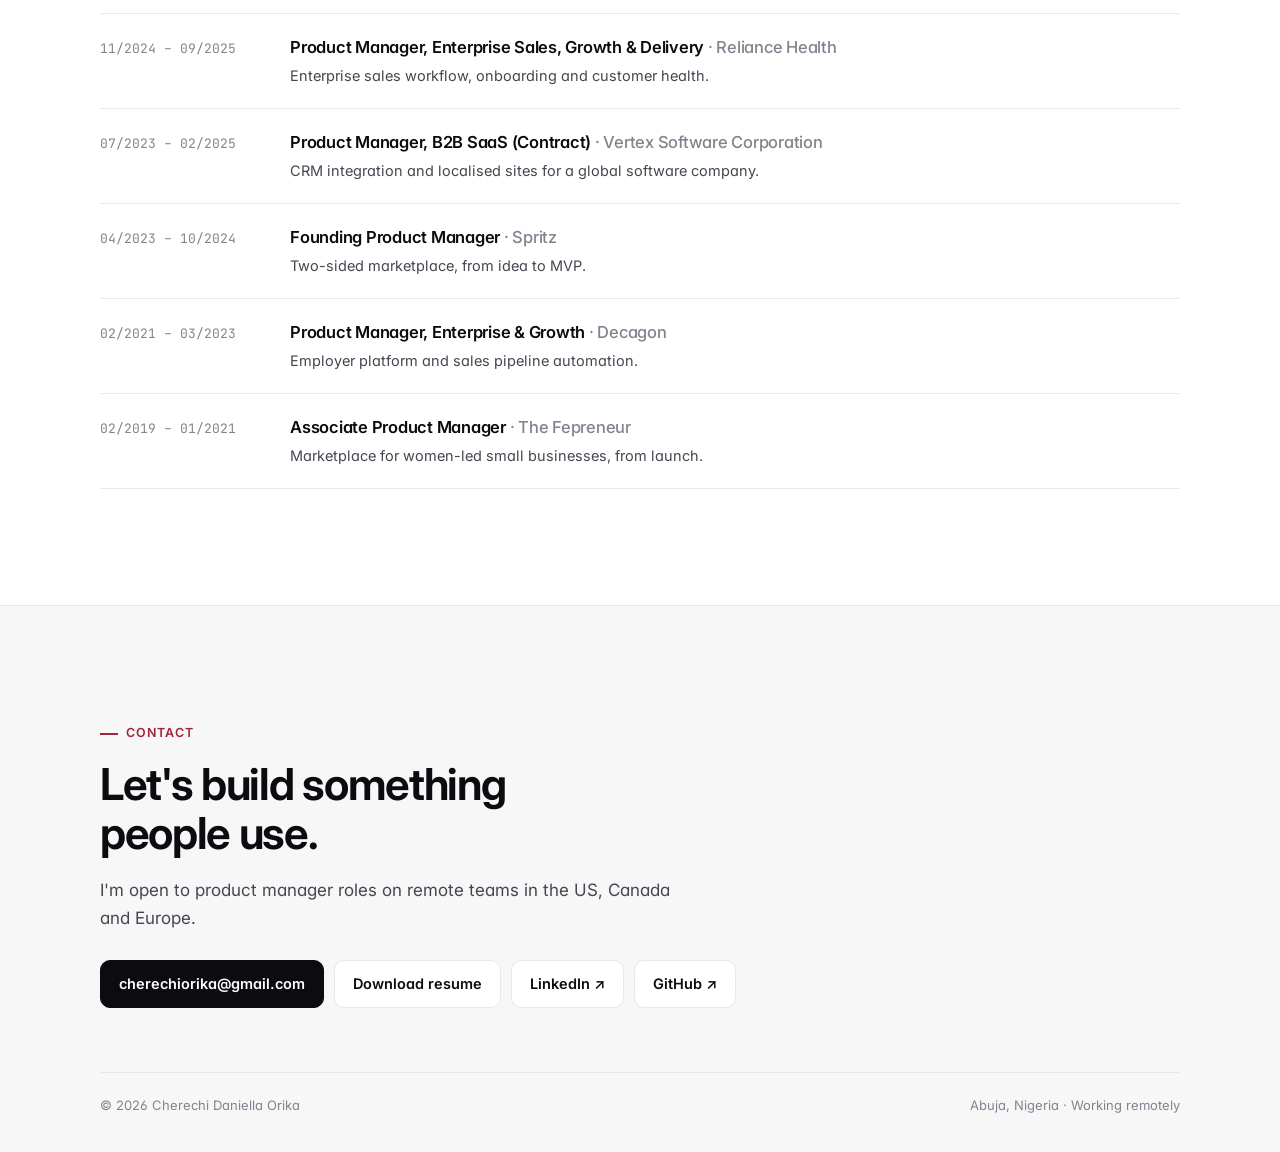
<file: resume/index.html>
<!doctype html>
<html lang="en"><head><meta charset="utf-8">
<meta name="robots" content="noindex">
<title>Cherechi Orika · Senior Product Manager</title>
<script>try{sessionStorage.setItem('cvMode','1')}catch(e){}location.replace('../index.html?resume'+location.hash);</script>
<meta http-equiv="refresh" content="0;url=../index.html?resume">
</head><body></body></html>
</file>
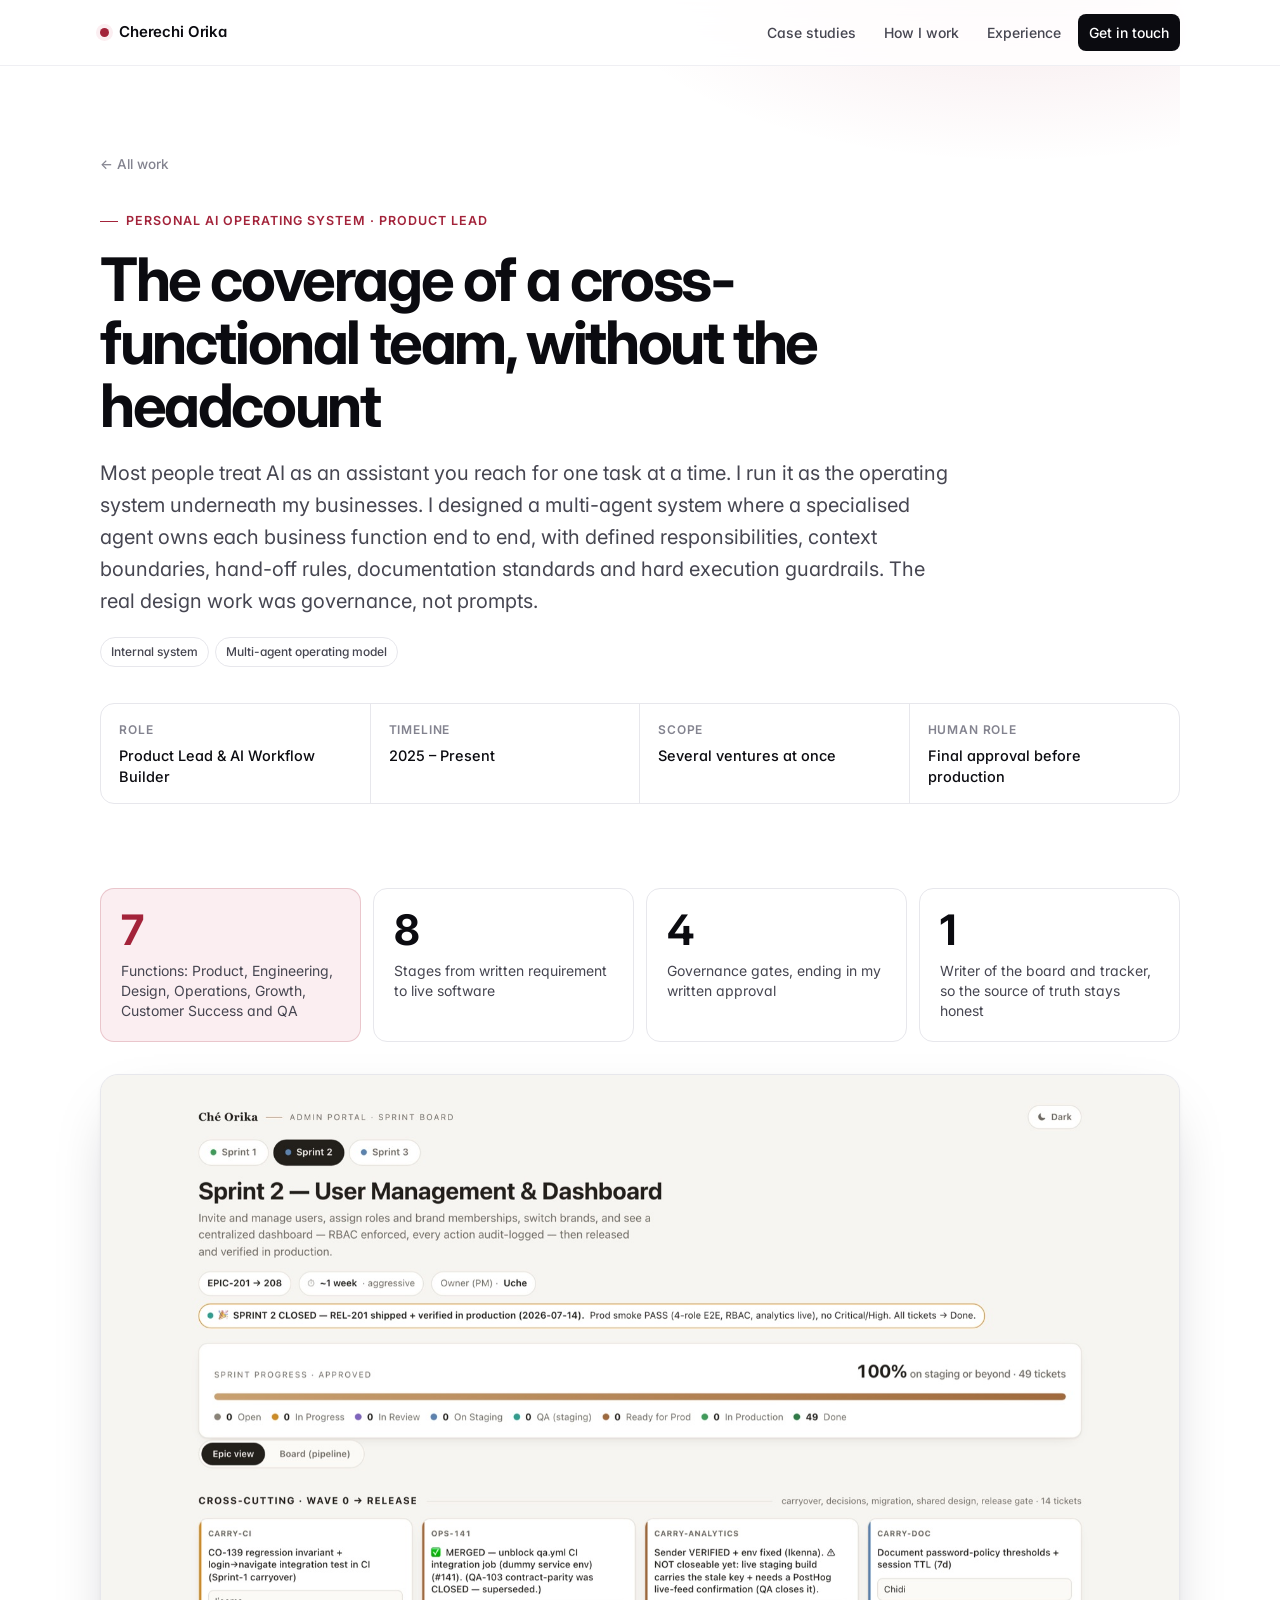
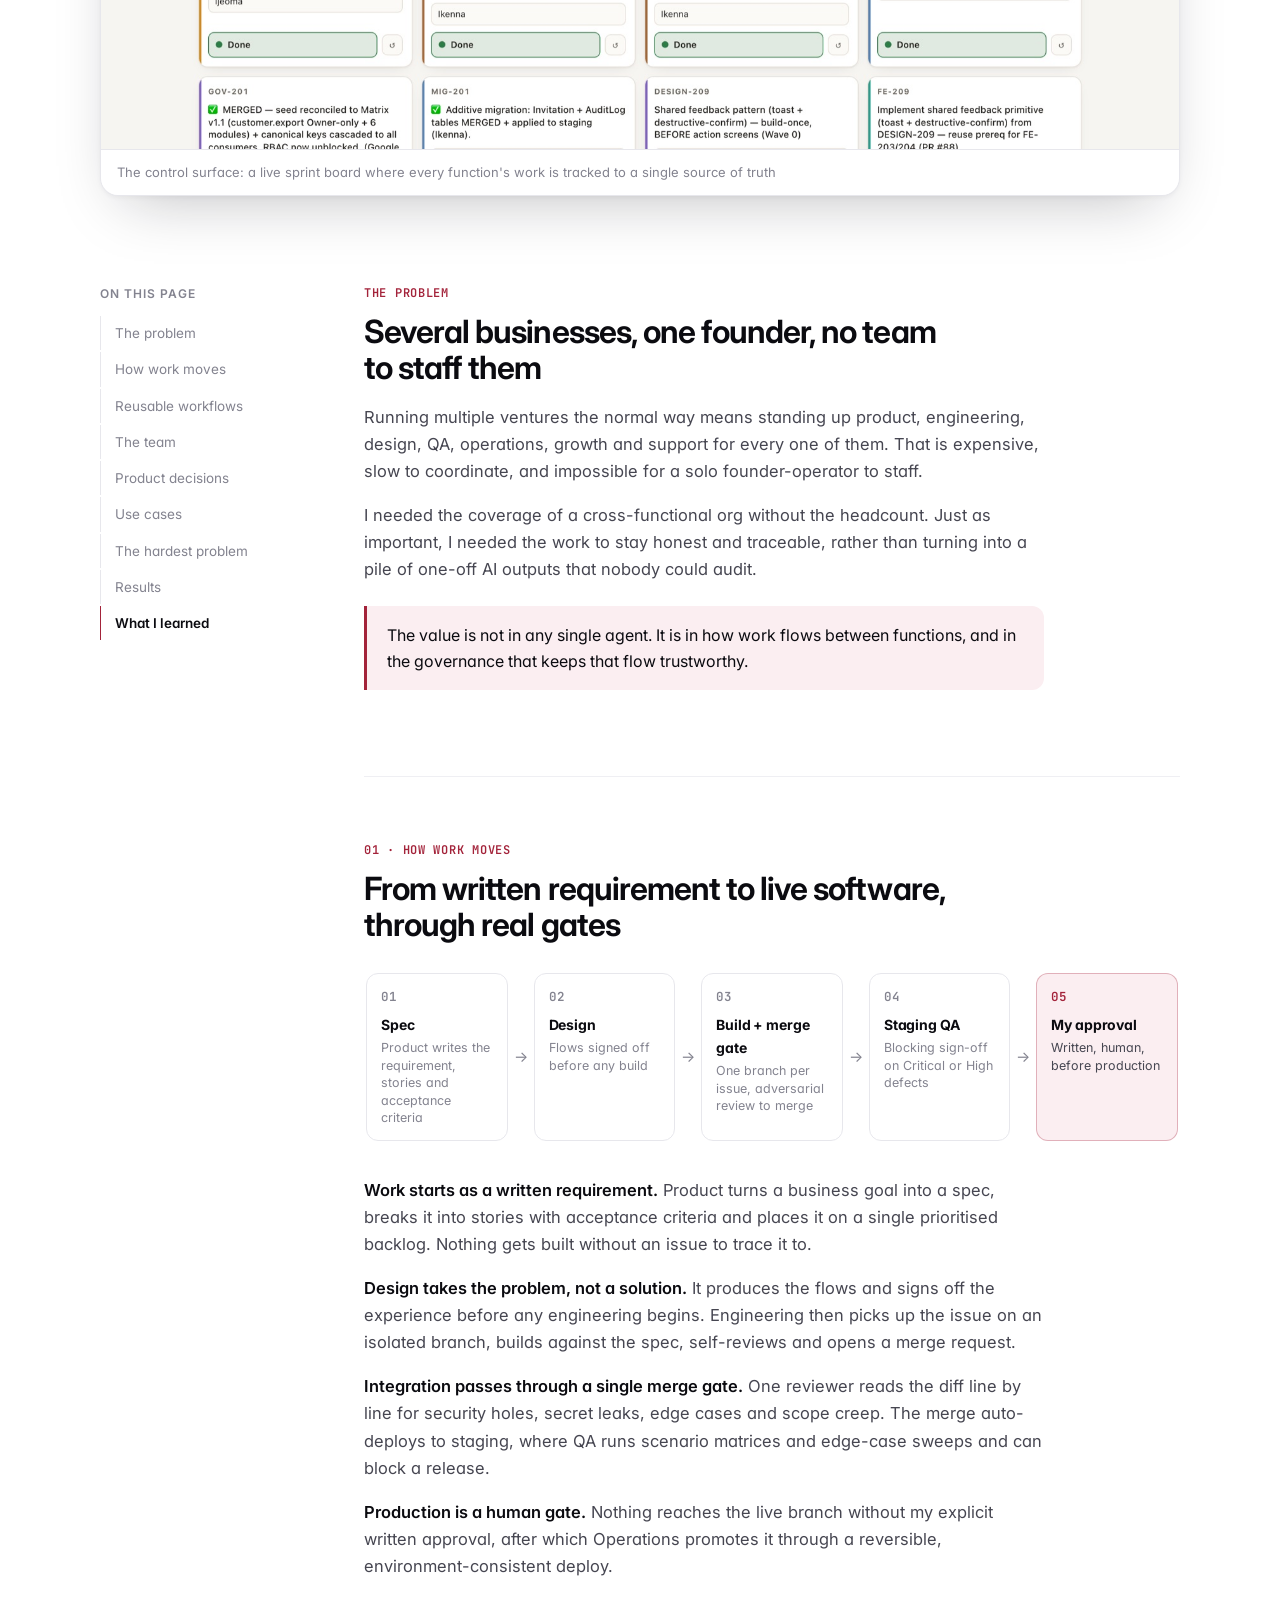
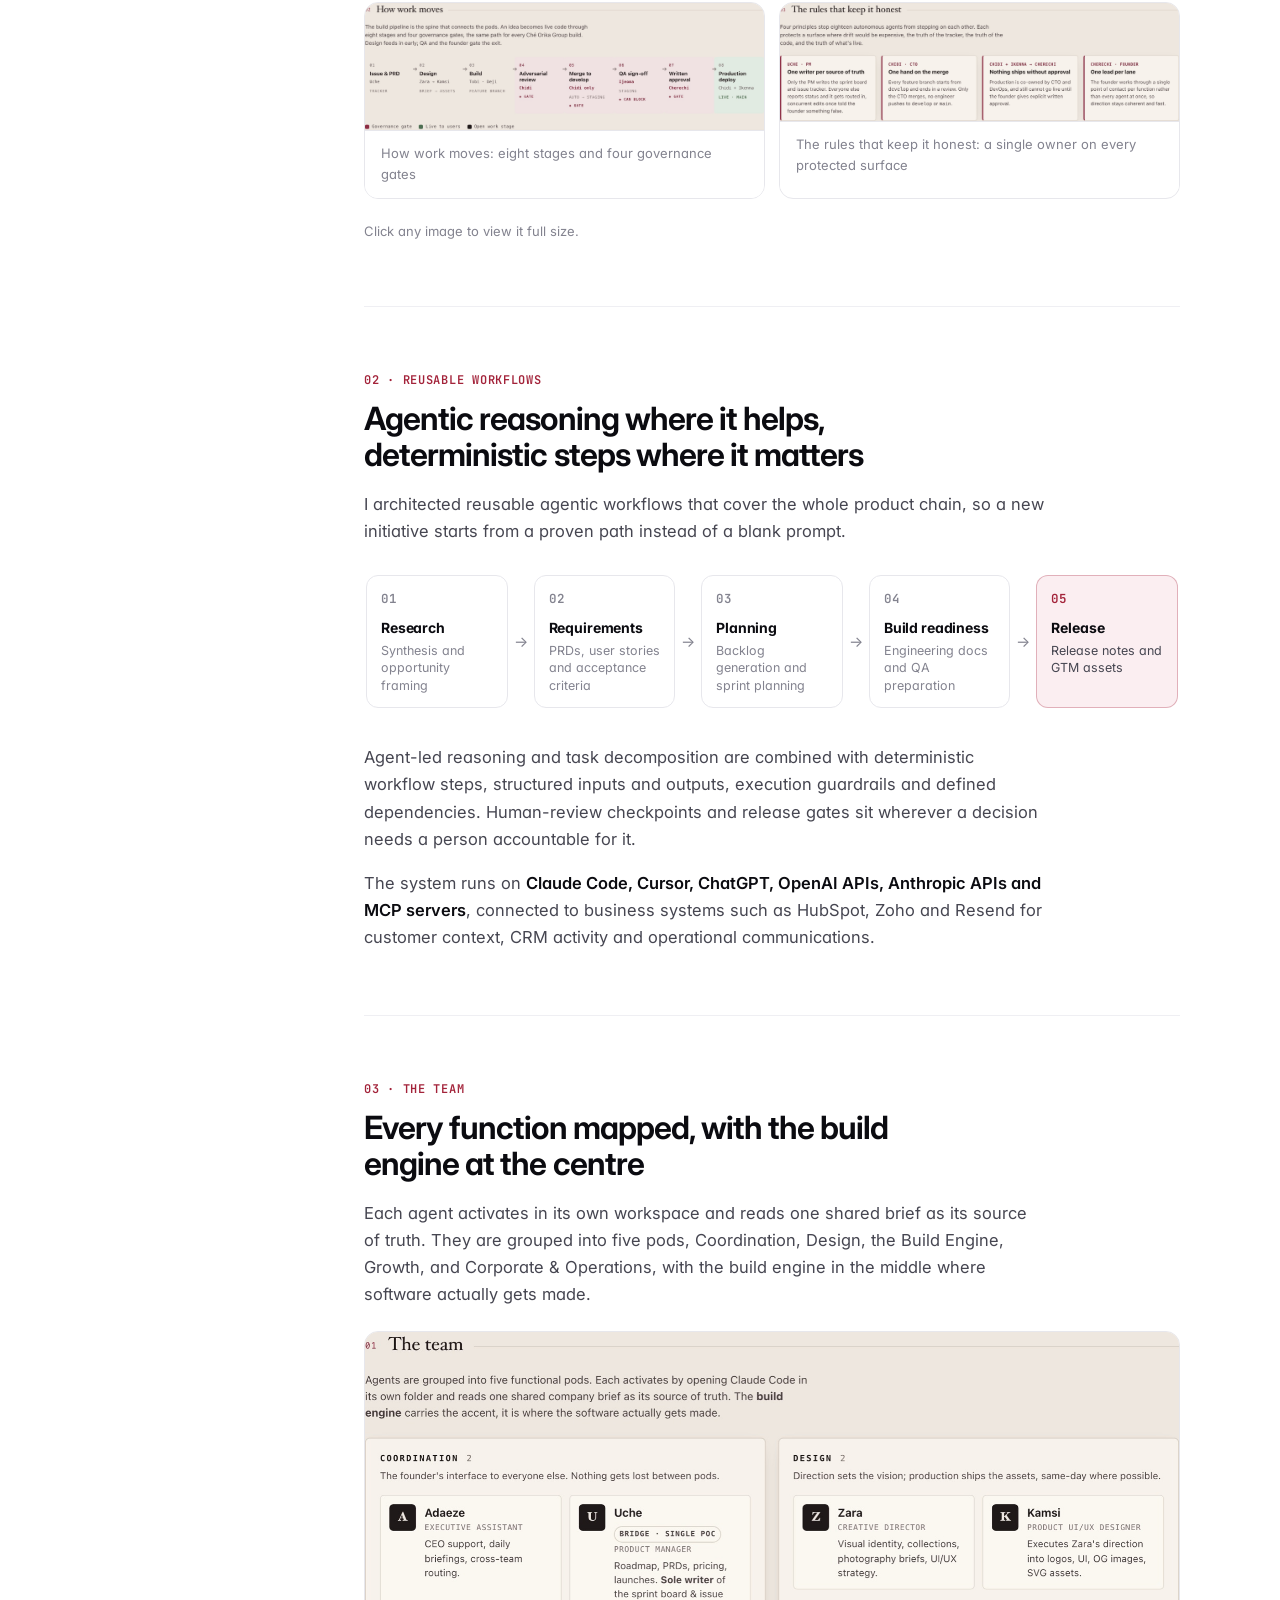
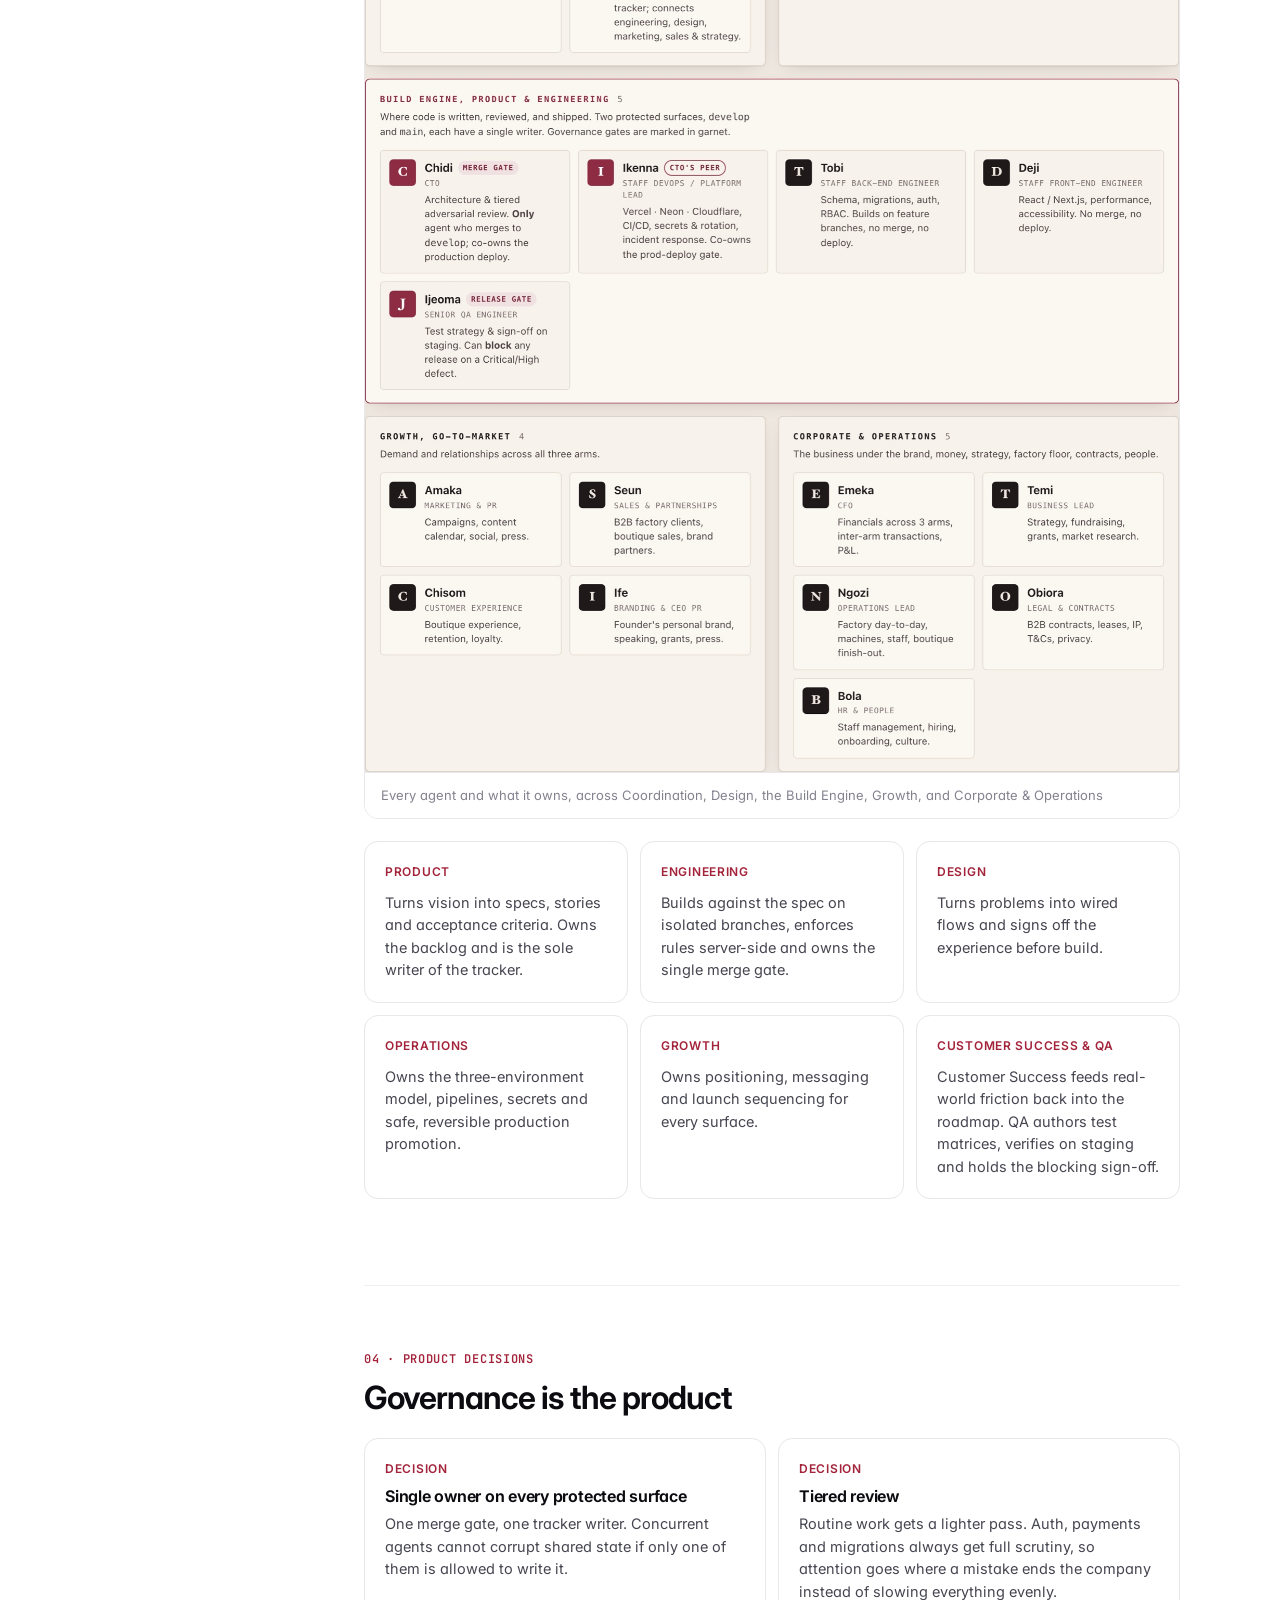
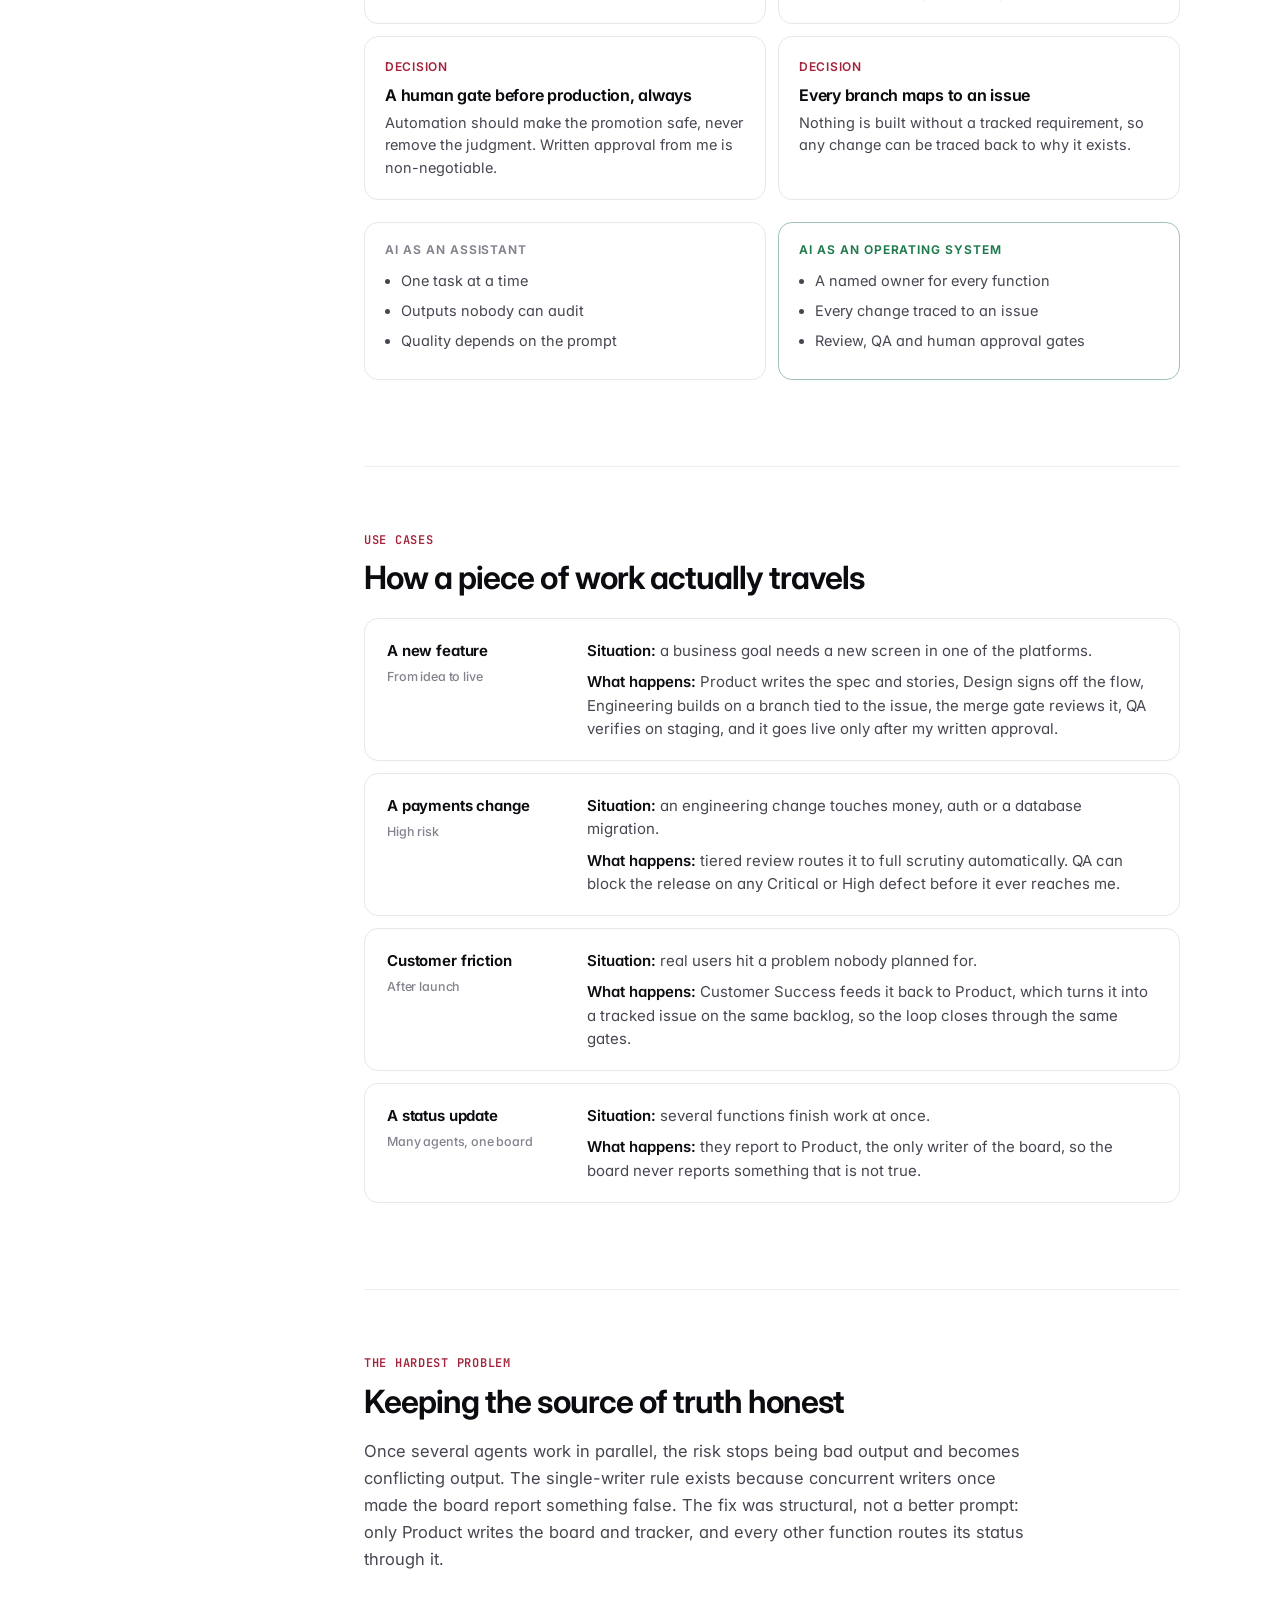
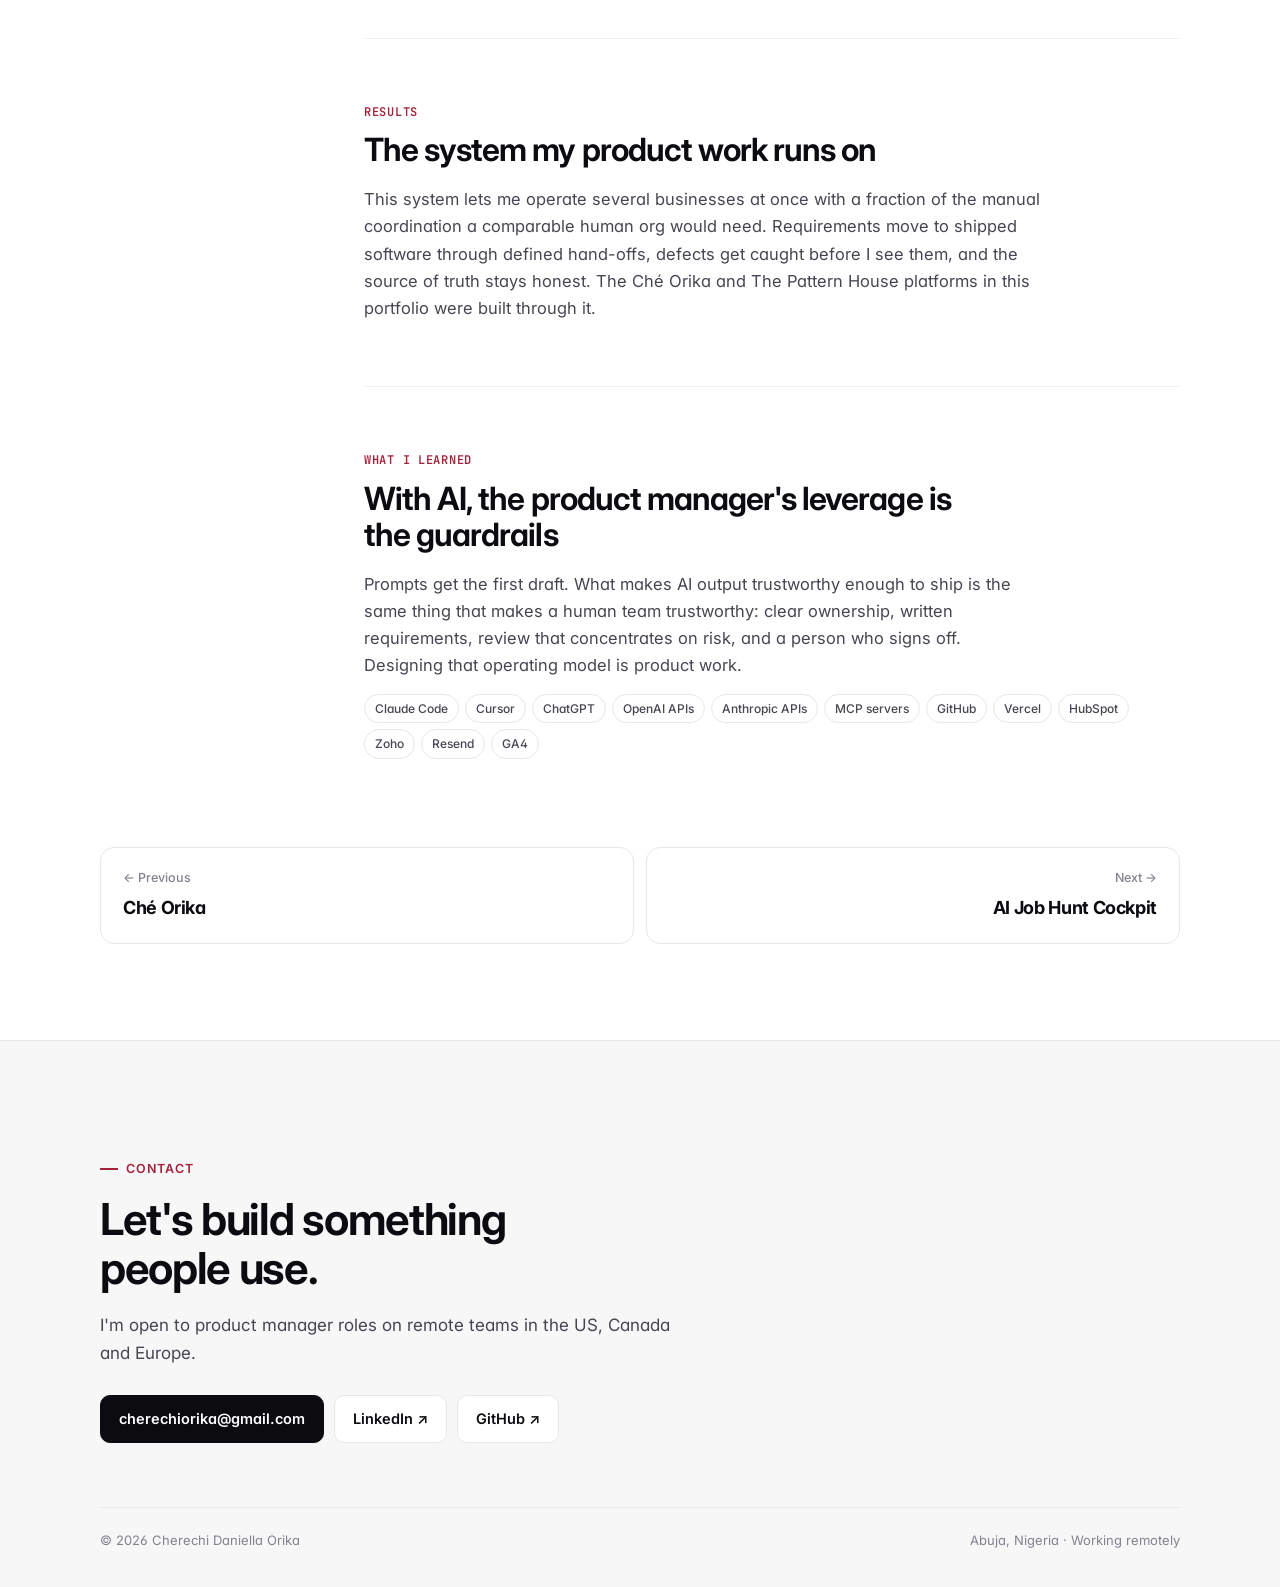
<file: work/ai-operating-system.html>
<!doctype html>
<html lang="en">
<head>
<meta charset="utf-8">
<meta name="viewport" content="width=device-width, initial-scale=1">
<title>AI Operating System · Cherechi Orika</title>
<meta name="description" content="How Cherechi Orika designed a governed multi-agent AI operating system: seven functions, defined hand-offs, a single merge gate, QA sign-off and human approval before production.">
<link rel="preconnect" href="https://fonts.googleapis.com"><link rel="preconnect" href="https://fonts.gstatic.com" crossorigin>
<link rel="stylesheet" href="https://fonts.googleapis.com/css2?family=Inter:wght@400;500;600;700&family=JetBrains+Mono:wght@500;600&display=swap">
<link rel="stylesheet" href="../assets/site.css">
</head>
<body>

<header class="nav">
  <div class="nav-in">
    <a class="brand" href="../index.html"><span class="dot"></span>Cherechi Orika</a>
    <nav class="nav-links">
      <a href="../index.html#work">Case studies</a>
      <a class="hide-sm" href="../index.html#approach">How I work</a>
      <a class="hide-sm" href="../index.html#experience">Experience</a>
      <a class="cta" href="#contact">Get in touch</a>
    </nav>
  </div>
</header>

<main class="wrap">
  <section class="cs-hero">
    <a class="crumb" href="../index.html#work">← All work</a>
    <div><span class="eyebrow">Personal AI Operating System · Product Lead</span></div>
    <h1>The coverage of a cross-functional team, without the headcount</h1>
    <p class="lead">Most people treat AI as an assistant you reach for one task at a time. I run it as the operating system underneath my businesses. I designed a multi-agent system where a specialised agent owns each business function end to end, with defined responsibilities, context boundaries, hand-off rules, documentation standards and hard execution guardrails. The real design work was governance, not prompts.</p>
    <div class="chips" style="margin-top:20px"><span class="chip">Internal system</span><span class="chip">Multi-agent operating model</span></div>
    <dl class="facts">
      <div class="fact"><dt>Role</dt><dd>Product Lead &amp; AI Workflow Builder</dd></div>
      <div class="fact"><dt>Timeline</dt><dd>2025 – Present</dd></div>
      <div class="fact"><dt>Scope</dt><dd>Several ventures at once</dd></div>
      <div class="fact"><dt>Human role</dt><dd>Final approval before production</dd></div>
    </dl>
  </section>

  <div class="results">
    <div class="result dark"><div class="m-num">7</div><div class="m-label">Functions: Product, Engineering, Design, Operations, Growth, Customer Success and QA</div></div>
    <div class="result"><div class="m-num">8</div><div class="m-label">Stages from written requirement to live software</div></div>
    <div class="result"><div class="m-num">4</div><div class="m-label">Governance gates, ending in my written approval</div></div>
    <div class="result"><div class="m-num">1</div><div class="m-label">Writer of the board and tracker, so the source of truth stays honest</div></div>
  </div>

  <figure class="cover">
    <img src="../assets/img/aos-board.jpg" data-full="../assets/shots/board-full.png" alt="Sprint board showing epics, owners and progress">
    <figcaption>The control surface: a live sprint board where every function's work is tracked to a single source of truth</figcaption>
  </figure>

  <div class="cs-layout">
    <aside class="toc">
      <div class="toc-t">On this page</div>
      <a href="#problem">The problem</a>
      <a href="#flow">How work moves</a>
      <a href="#workflows">Reusable workflows</a>
      <a href="#team">The team</a>
      <a href="#decisions">Product decisions</a>
      <a href="#usecases">Use cases</a>
      <a href="#hardest">The hardest problem</a>
      <a href="#results">Results</a>
      <a href="#learned">What I learned</a>
    </aside>

    <article class="article">
      <section class="block" id="problem">
        <div class="block-k">The problem</div>
        <h2>Several businesses, one founder, no team to staff them</h2>
        <div class="prose">
          <p>Running multiple ventures the normal way means standing up product, engineering, design, QA, operations, growth and support for every one of them. That is expensive, slow to coordinate, and impossible for a solo founder-operator to staff.</p>
          <p>I needed the coverage of a cross-functional org without the headcount. Just as important, I needed the work to stay honest and traceable, rather than turning into a pile of one-off AI outputs that nobody could audit.</p>
        </div>
        <div class="callout">The value is not in any single agent. It is in how work flows between functions, and in the governance that keeps that flow trustworthy.</div>
      </section>

      <section class="block" id="flow">
        <div class="block-k">01 · How work moves</div>
        <h2>From written requirement to live software, through real gates</h2>
        <div class="flow">
          <div class="flow-step"><span class="flow-n">01</span><b>Spec</b><span>Product writes the requirement, stories and acceptance criteria</span></div>
          <div class="flow-step"><span class="flow-n">02</span><b>Design</b><span>Flows signed off before any build</span></div>
          <div class="flow-step"><span class="flow-n">03</span><b>Build + merge gate</b><span>One branch per issue, adversarial review to merge</span></div>
          <div class="flow-step"><span class="flow-n">04</span><b>Staging QA</b><span>Blocking sign-off on Critical or High defects</span></div>
          <div class="flow-step hot"><span class="flow-n">05</span><b>My approval</b><span>Written, human, before production</span></div>
        </div>
        <div class="prose">
          <p><strong>Work starts as a written requirement.</strong> Product turns a business goal into a spec, breaks it into stories with acceptance criteria and places it on a single prioritised backlog. Nothing gets built without an issue to trace it to.</p>
          <p><strong>Design takes the problem, not a solution.</strong> It produces the flows and signs off the experience before any engineering begins. Engineering then picks up the issue on an isolated branch, builds against the spec, self-reviews and opens a merge request.</p>
          <p><strong>Integration passes through a single merge gate.</strong> One reviewer reads the diff line by line for security holes, secret leaks, edge cases and scope creep. The merge auto-deploys to staging, where QA runs scenario matrices and edge-case sweeps and can block a release.</p>
          <p><strong>Production is a human gate.</strong> Nothing reaches the live branch without my explicit written approval, after which Operations promotes it through a reversible, environment-consistent deploy.</p>
        </div>
        <div class="shots">
          <figure class="shot"><img src="../assets/img/aos-flow.jpg" data-full="../assets/shots/aos-flow-full.png" alt="Diagram of how work moves through the operating system with governance gates" loading="lazy"><figcaption>How work moves: eight stages and four governance gates</figcaption></figure>
          <figure class="shot"><img src="../assets/img/aos-govern.jpg" data-full="../assets/shots/aos-govern-full.png" alt="Governance rules that keep the system honest" loading="lazy"><figcaption>The rules that keep it honest: a single owner on every protected surface</figcaption></figure>
        </div>
        <p class="hint">Click any image to view it full size.</p>
      </section>

      <section class="block" id="workflows">
        <div class="block-k">02 · Reusable workflows</div>
        <h2>Agentic reasoning where it helps, deterministic steps where it matters</h2>
        <div class="prose">
          <p>I architected reusable agentic workflows that cover the whole product chain, so a new initiative starts from a proven path instead of a blank prompt.</p>
        </div>
        <div class="flow">
          <div class="flow-step"><span class="flow-n">01</span><b>Research</b><span>Synthesis and opportunity framing</span></div>
          <div class="flow-step"><span class="flow-n">02</span><b>Requirements</b><span>PRDs, user stories and acceptance criteria</span></div>
          <div class="flow-step"><span class="flow-n">03</span><b>Planning</b><span>Backlog generation and sprint planning</span></div>
          <div class="flow-step"><span class="flow-n">04</span><b>Build readiness</b><span>Engineering docs and QA preparation</span></div>
          <div class="flow-step hot"><span class="flow-n">05</span><b>Release</b><span>Release notes and GTM assets</span></div>
        </div>
        <div class="prose">
          <p>Agent-led reasoning and task decomposition are combined with deterministic workflow steps, structured inputs and outputs, execution guardrails and defined dependencies. Human-review checkpoints and release gates sit wherever a decision needs a person accountable for it.</p>
          <p>The system runs on <strong>Claude Code, Cursor, ChatGPT, OpenAI APIs, Anthropic APIs and MCP servers</strong>, connected to business systems such as HubSpot, Zoho and Resend for customer context, CRM activity and operational communications.</p>
        </div>
      </section>

      <section class="block" id="team">
        <div class="block-k">03 · The team</div>
        <h2>Every function mapped, with the build engine at the centre</h2>
        <div class="prose">
          <p>Each agent activates in its own workspace and reads one shared brief as its source of truth. They are grouped into five pods, Coordination, Design, the Build Engine, Growth, and Corporate &amp; Operations, with the build engine in the middle where software actually gets made.</p>
        </div>
        <div class="shots one">
          <figure class="shot"><img src="../assets/img/aos-agents.jpg" data-full="../assets/shots/aos-agents-full.png" alt="Full map of every agent grouped into pods: Coordination, Design, Build Engine, Growth, and Corporate and Operations" loading="lazy"><figcaption>Every agent and what it owns, across Coordination, Design, the Build Engine, Growth, and Corporate &amp; Operations</figcaption></figure>
        </div>
        <div class="cards three">
          <div class="dcard"><span class="k">Product</span><p>Turns vision into specs, stories and acceptance criteria. Owns the backlog and is the sole writer of the tracker.</p></div>
          <div class="dcard"><span class="k">Engineering</span><p>Builds against the spec on isolated branches, enforces rules server-side and owns the single merge gate.</p></div>
          <div class="dcard"><span class="k">Design</span><p>Turns problems into wired flows and signs off the experience before build.</p></div>
          <div class="dcard"><span class="k">Operations</span><p>Owns the three-environment model, pipelines, secrets and safe, reversible production promotion.</p></div>
          <div class="dcard"><span class="k">Growth</span><p>Owns positioning, messaging and launch sequencing for every surface.</p></div>
          <div class="dcard"><span class="k">Customer Success &amp; QA</span><p>Customer Success feeds real-world friction back into the roadmap. QA authors test matrices, verifies on staging and holds the blocking sign-off.</p></div>
        </div>
      </section>

      <section class="block" id="decisions">
        <div class="block-k">04 · Product decisions</div>
        <h2>Governance is the product</h2>
        <div class="cards">
          <div class="dcard"><span class="k">Decision</span><h4>Single owner on every protected surface</h4><p>One merge gate, one tracker writer. Concurrent agents cannot corrupt shared state if only one of them is allowed to write it.</p></div>
          <div class="dcard"><span class="k">Decision</span><h4>Tiered review</h4><p>Routine work gets a lighter pass. Auth, payments and migrations always get full scrutiny, so attention goes where a mistake ends the company instead of slowing everything evenly.</p></div>
          <div class="dcard"><span class="k">Decision</span><h4>A human gate before production, always</h4><p>Automation should make the promotion safe, never remove the judgment. Written approval from me is non-negotiable.</p></div>
          <div class="dcard"><span class="k">Decision</span><h4>Every branch maps to an issue</h4><p>Nothing is built without a tracked requirement, so any change can be traced back to why it exists.</p></div>
        </div>
        <div class="ba">
          <div><h4>AI as an assistant</h4><ul><li>One task at a time</li><li>Outputs nobody can audit</li><li>Quality depends on the prompt</li></ul></div>
          <div class="after"><h4>AI as an operating system</h4><ul><li>A named owner for every function</li><li>Every change traced to an issue</li><li>Review, QA and human approval gates</li></ul></div>
        </div>
      </section>

      <section class="block" id="usecases">
        <div class="block-k">Use cases</div>
        <h2>How a piece of work actually travels</h2>
        <div class="usecases">
          <div class="uc"><div class="uc-who">A new feature<small>From idea to live</small></div><div><p><b>Situation:</b> a business goal needs a new screen in one of the platforms.</p><p><b>What happens:</b> Product writes the spec and stories, Design signs off the flow, Engineering builds on a branch tied to the issue, the merge gate reviews it, QA verifies on staging, and it goes live only after my written approval.</p></div></div>
          <div class="uc"><div class="uc-who">A payments change<small>High risk</small></div><div><p><b>Situation:</b> an engineering change touches money, auth or a database migration.</p><p><b>What happens:</b> tiered review routes it to full scrutiny automatically. QA can block the release on any Critical or High defect before it ever reaches me.</p></div></div>
          <div class="uc"><div class="uc-who">Customer friction<small>After launch</small></div><div><p><b>Situation:</b> real users hit a problem nobody planned for.</p><p><b>What happens:</b> Customer Success feeds it back to Product, which turns it into a tracked issue on the same backlog, so the loop closes through the same gates.</p></div></div>
          <div class="uc"><div class="uc-who">A status update<small>Many agents, one board</small></div><div><p><b>Situation:</b> several functions finish work at once.</p><p><b>What happens:</b> they report to Product, the only writer of the board, so the board never reports something that is not true.</p></div></div>
        </div>
      </section>

      <section class="block" id="hardest">
        <div class="block-k">The hardest problem</div>
        <h2>Keeping the source of truth honest</h2>
        <div class="prose">
          <p>Once several agents work in parallel, the risk stops being bad output and becomes conflicting output. The single-writer rule exists because concurrent writers once made the board report something false. The fix was structural, not a better prompt: only Product writes the board and tracker, and every other function routes its status through it.</p>
        </div>
      </section>

      <section class="block" id="results">
        <div class="block-k">Results</div>
        <h2>The system my product work runs on</h2>
        <div class="prose">
          <p>This system lets me operate several businesses at once with a fraction of the manual coordination a comparable human org would need. Requirements move to shipped software through defined hand-offs, defects get caught before I see them, and the source of truth stays honest. The Ché Orika and The Pattern House platforms in this portfolio were built through it.</p>
        </div>
      </section>

      <section class="block" id="learned">
        <div class="block-k">What I learned</div>
        <h2>With AI, the product manager's leverage is the guardrails</h2>
        <div class="prose">
          <p>Prompts get the first draft. What makes AI output trustworthy enough to ship is the same thing that makes a human team trustworthy: clear ownership, written requirements, review that concentrates on risk, and a person who signs off. Designing that operating model is product work.</p>
        </div>
        <div class="stack"><span class="chip">Claude Code</span><span class="chip">Cursor</span><span class="chip">ChatGPT</span><span class="chip">OpenAI APIs</span><span class="chip">Anthropic APIs</span><span class="chip">MCP servers</span><span class="chip">GitHub</span><span class="chip">Vercel</span><span class="chip">HubSpot</span><span class="chip">Zoho</span><span class="chip">Resend</span><span class="chip">GA4</span></div>
      </section>
    </article>
  </div>

  <nav class="next-prev">
    <a class="np" href="che-orika.html"><small>← Previous</small><b>Ché Orika</b></a>
    <a class="np r" href="job-hunt-cockpit.html"><small>Next →</small><b>AI Job Hunt Cockpit</b></a>
  </nav>
</main>

<footer class="footer" id="contact">
  <div class="wrap">
    <span class="eyebrow">Contact</span>
    <h2 class="h-lg" style="margin:16px 0 14px">Let's build something people use.</h2>
    <p>I'm open to product manager roles on remote teams in the US, Canada and Europe.</p>
    <div class="btns" style="margin-top:28px">
      <a class="btn primary" href="mailto:cherechiorika@gmail.com">cherechiorika@gmail.com</a>
      <a class="btn" href="https://www.linkedin.com/in/cherechi-orika/" target="_blank" rel="noopener">LinkedIn ↗</a>
      <a class="btn" href="https://github.com/orika-cherechi" target="_blank" rel="noopener">GitHub ↗</a>
    </div>
    <div class="foot-fine"><span>© 2026 Cherechi Daniella Orika</span><span>Abuja, Nigeria · Working remotely</span></div>
  </div>
</footer>

<div id="lightbox"><button class="lb-close" aria-label="Close">✕</button><img alt=""><div class="lb-cap"></div></div>
<script src="../assets/site.js"></script>
</body>
</html>
</file>
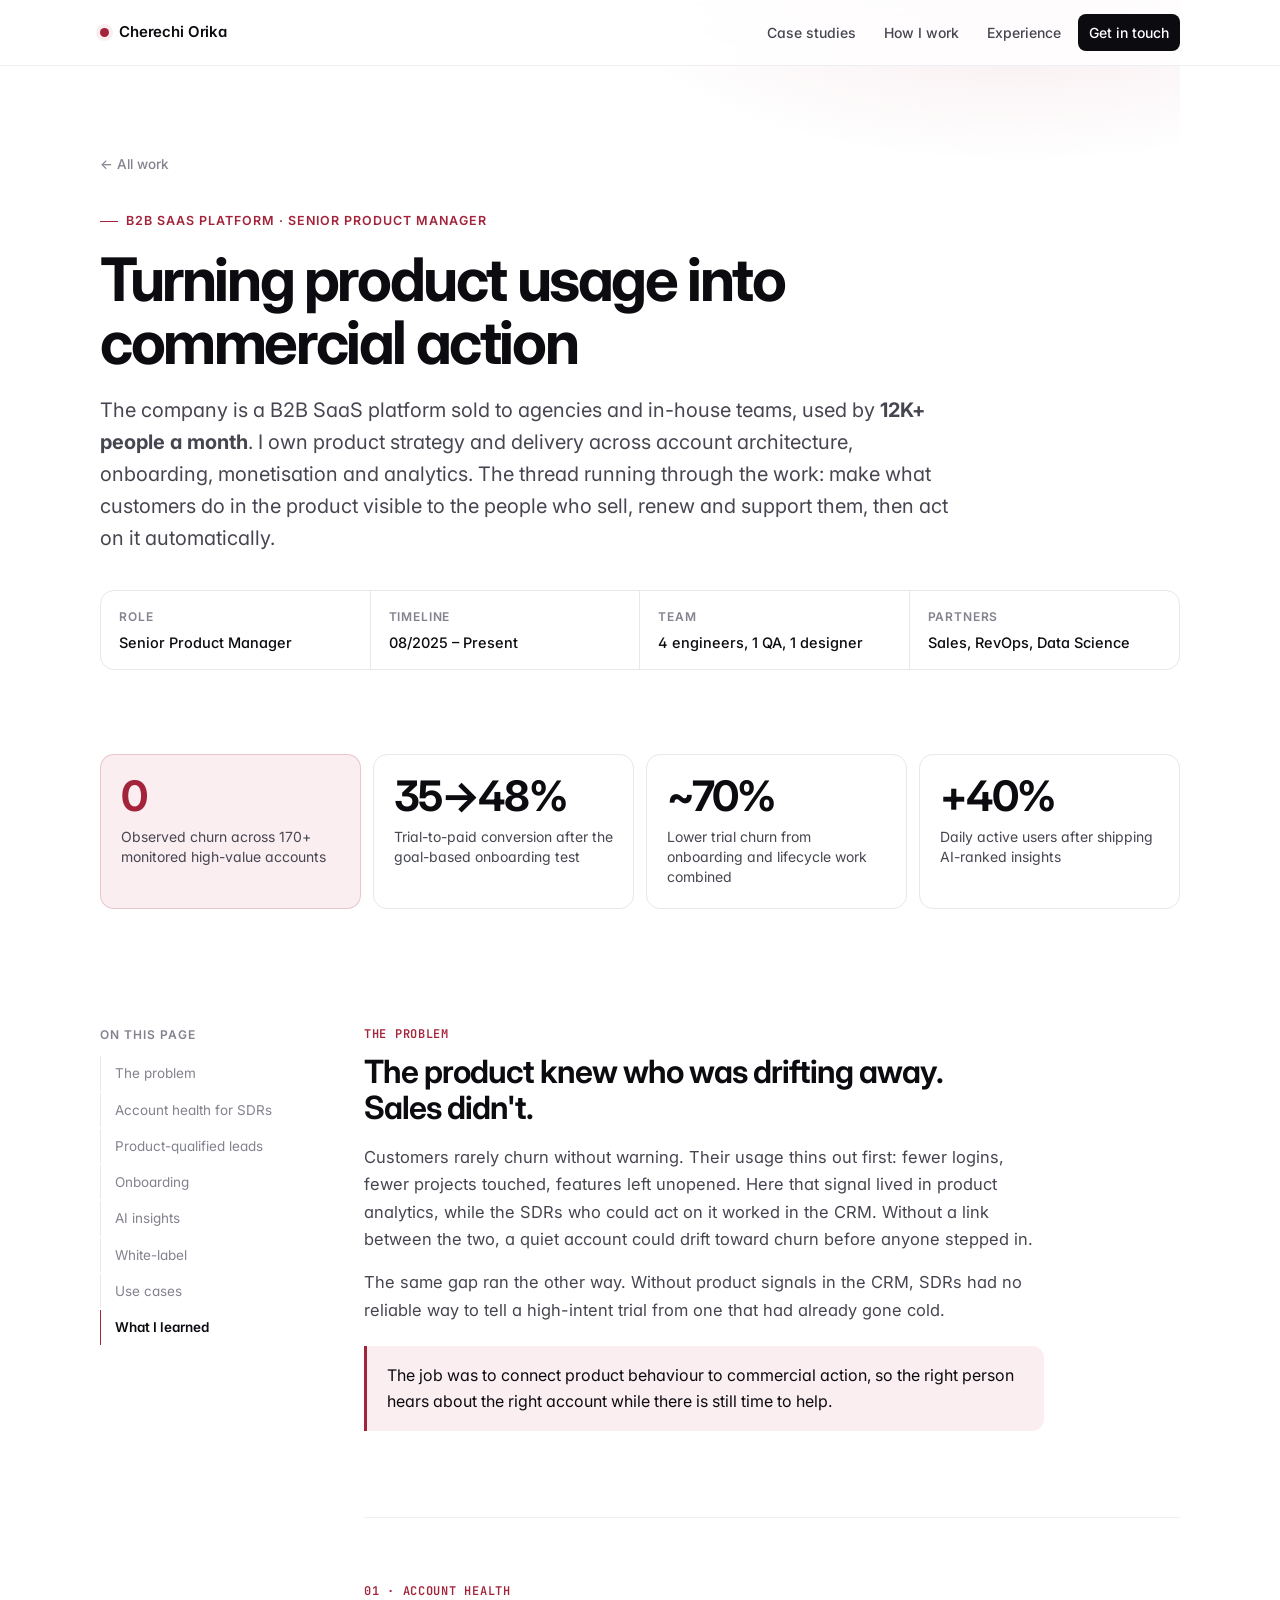
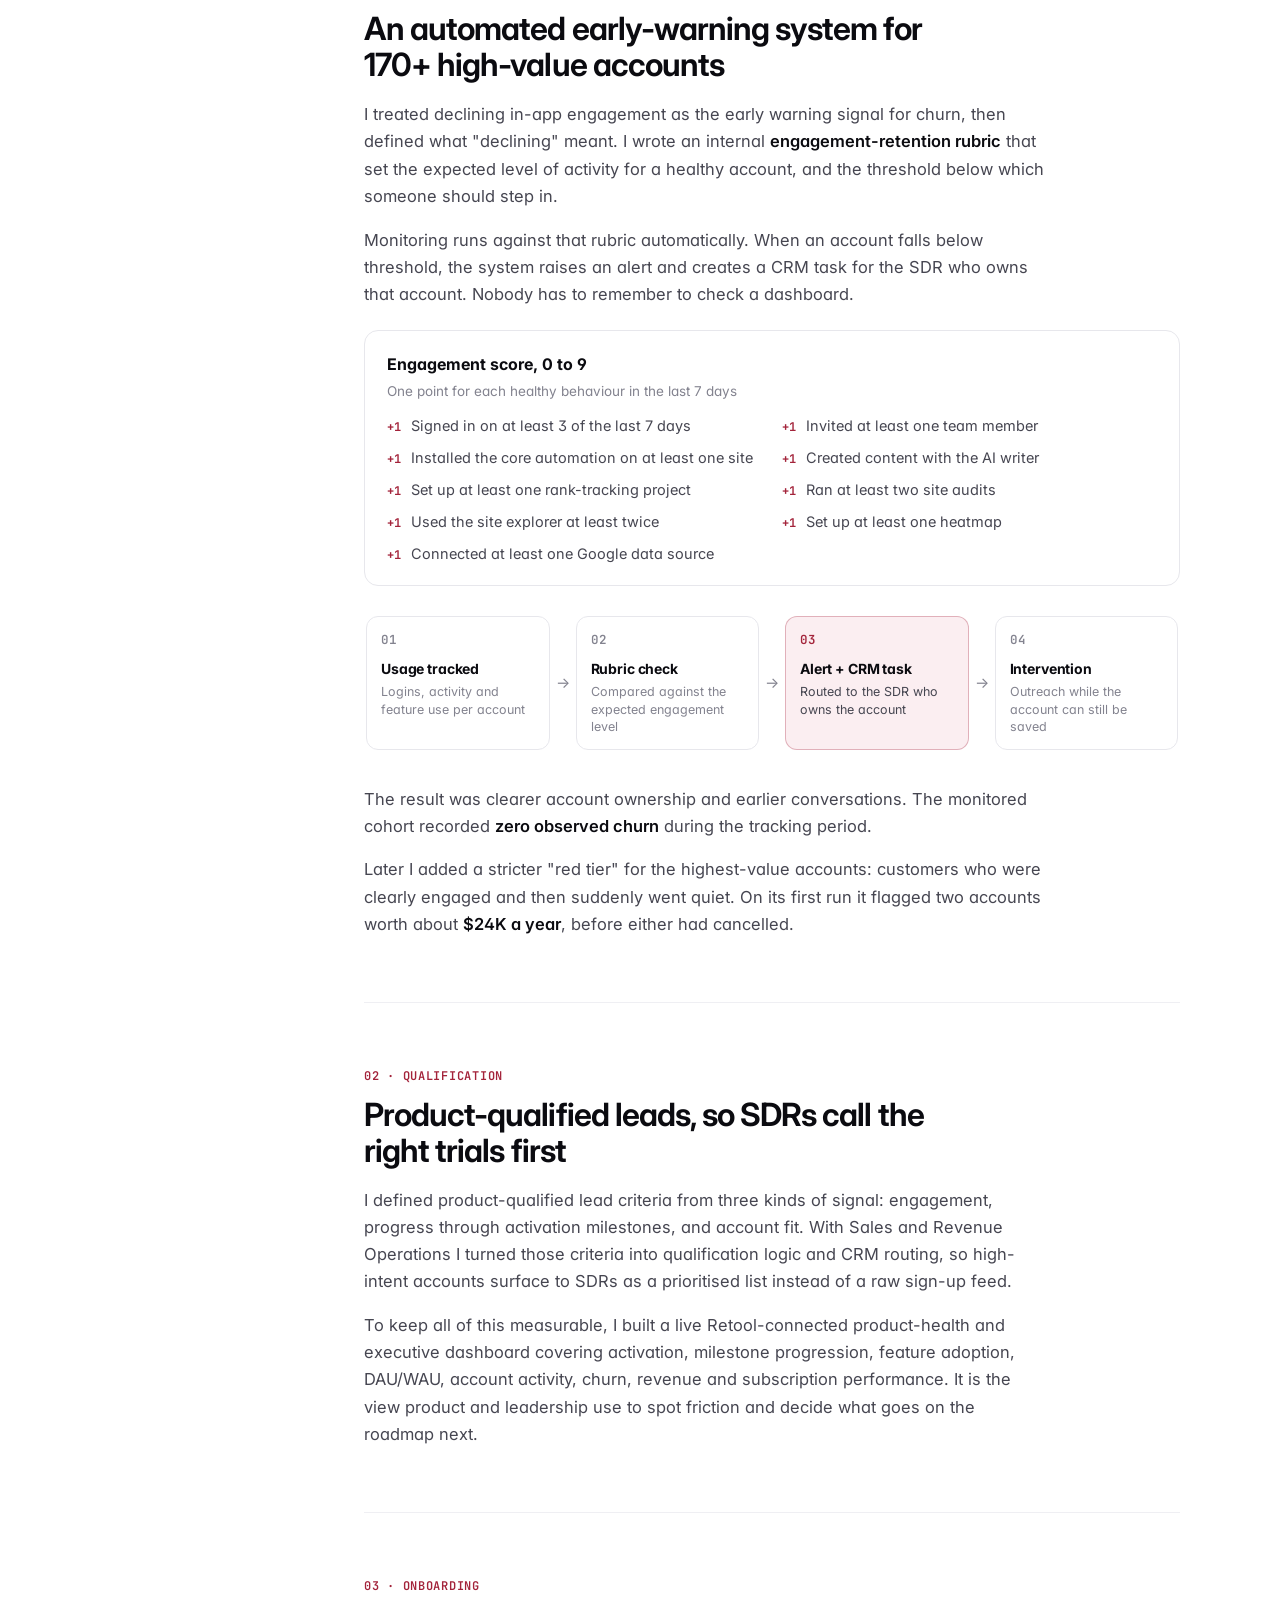
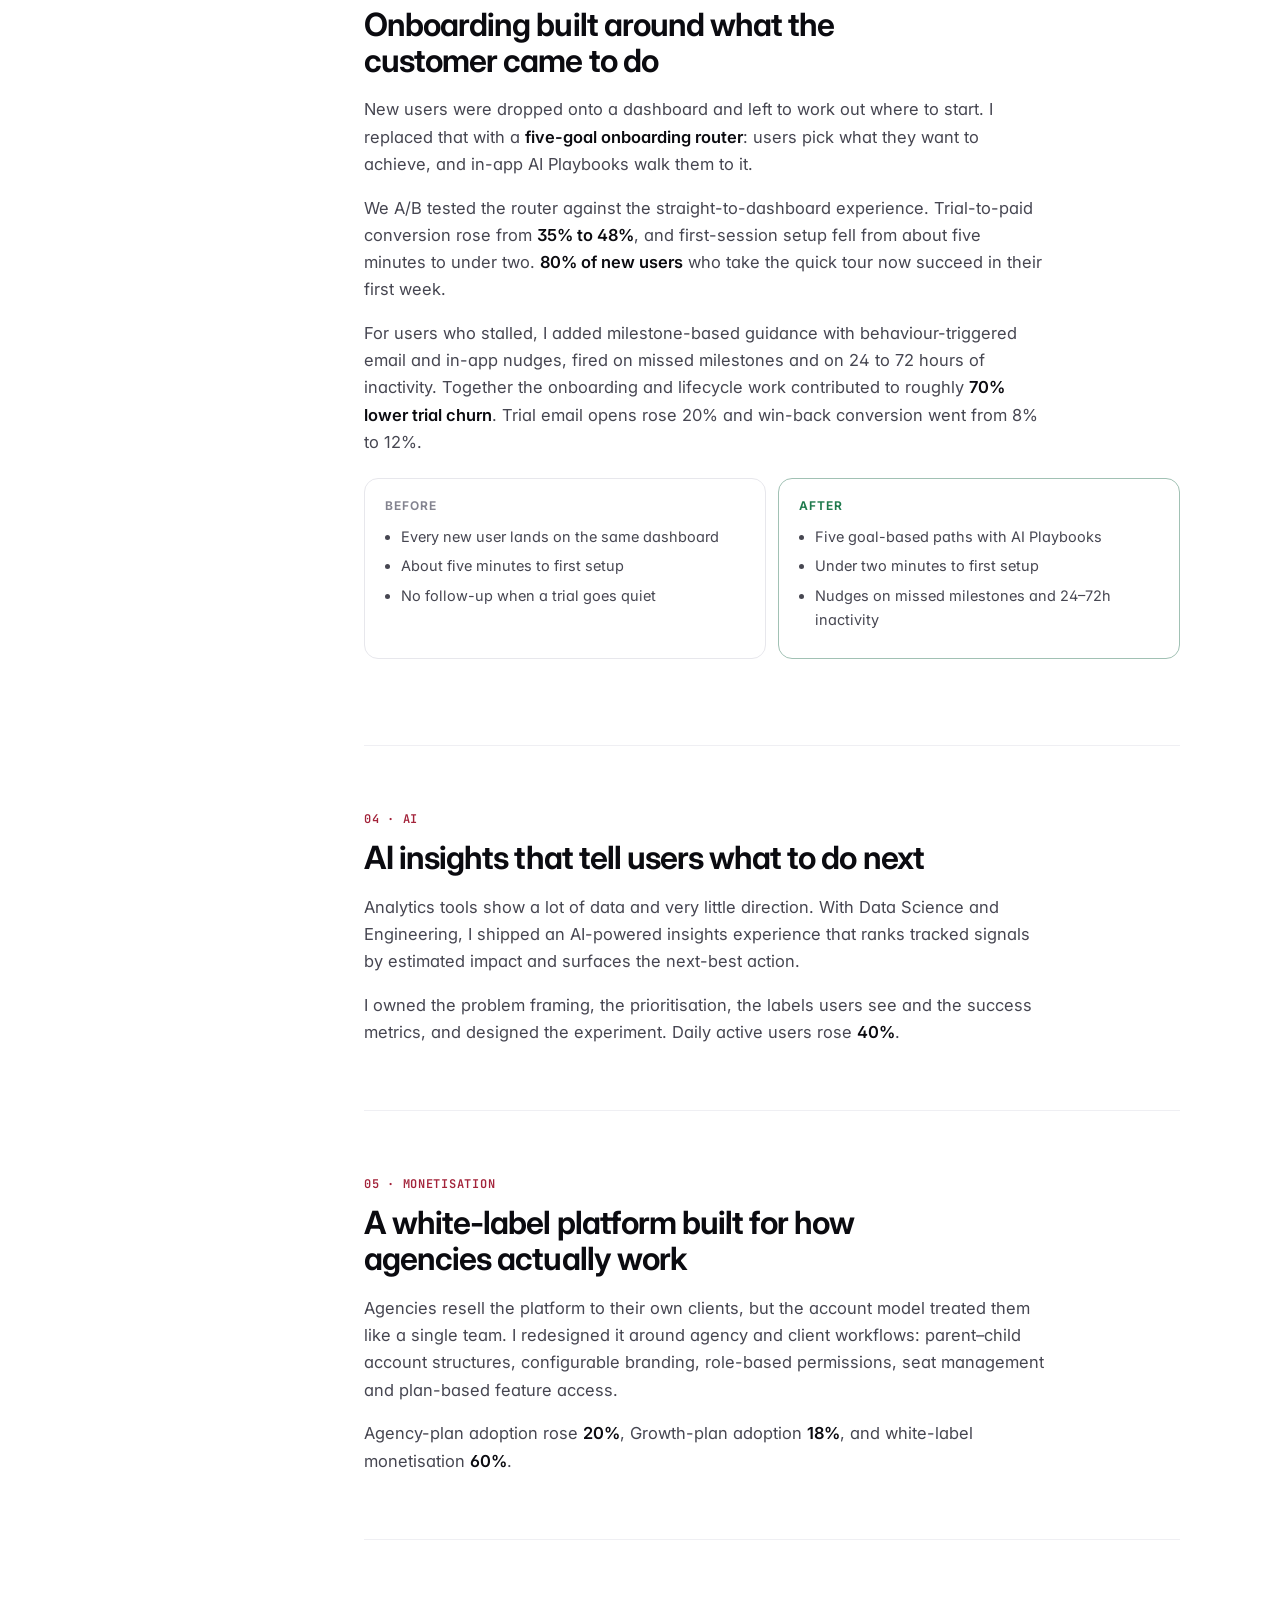
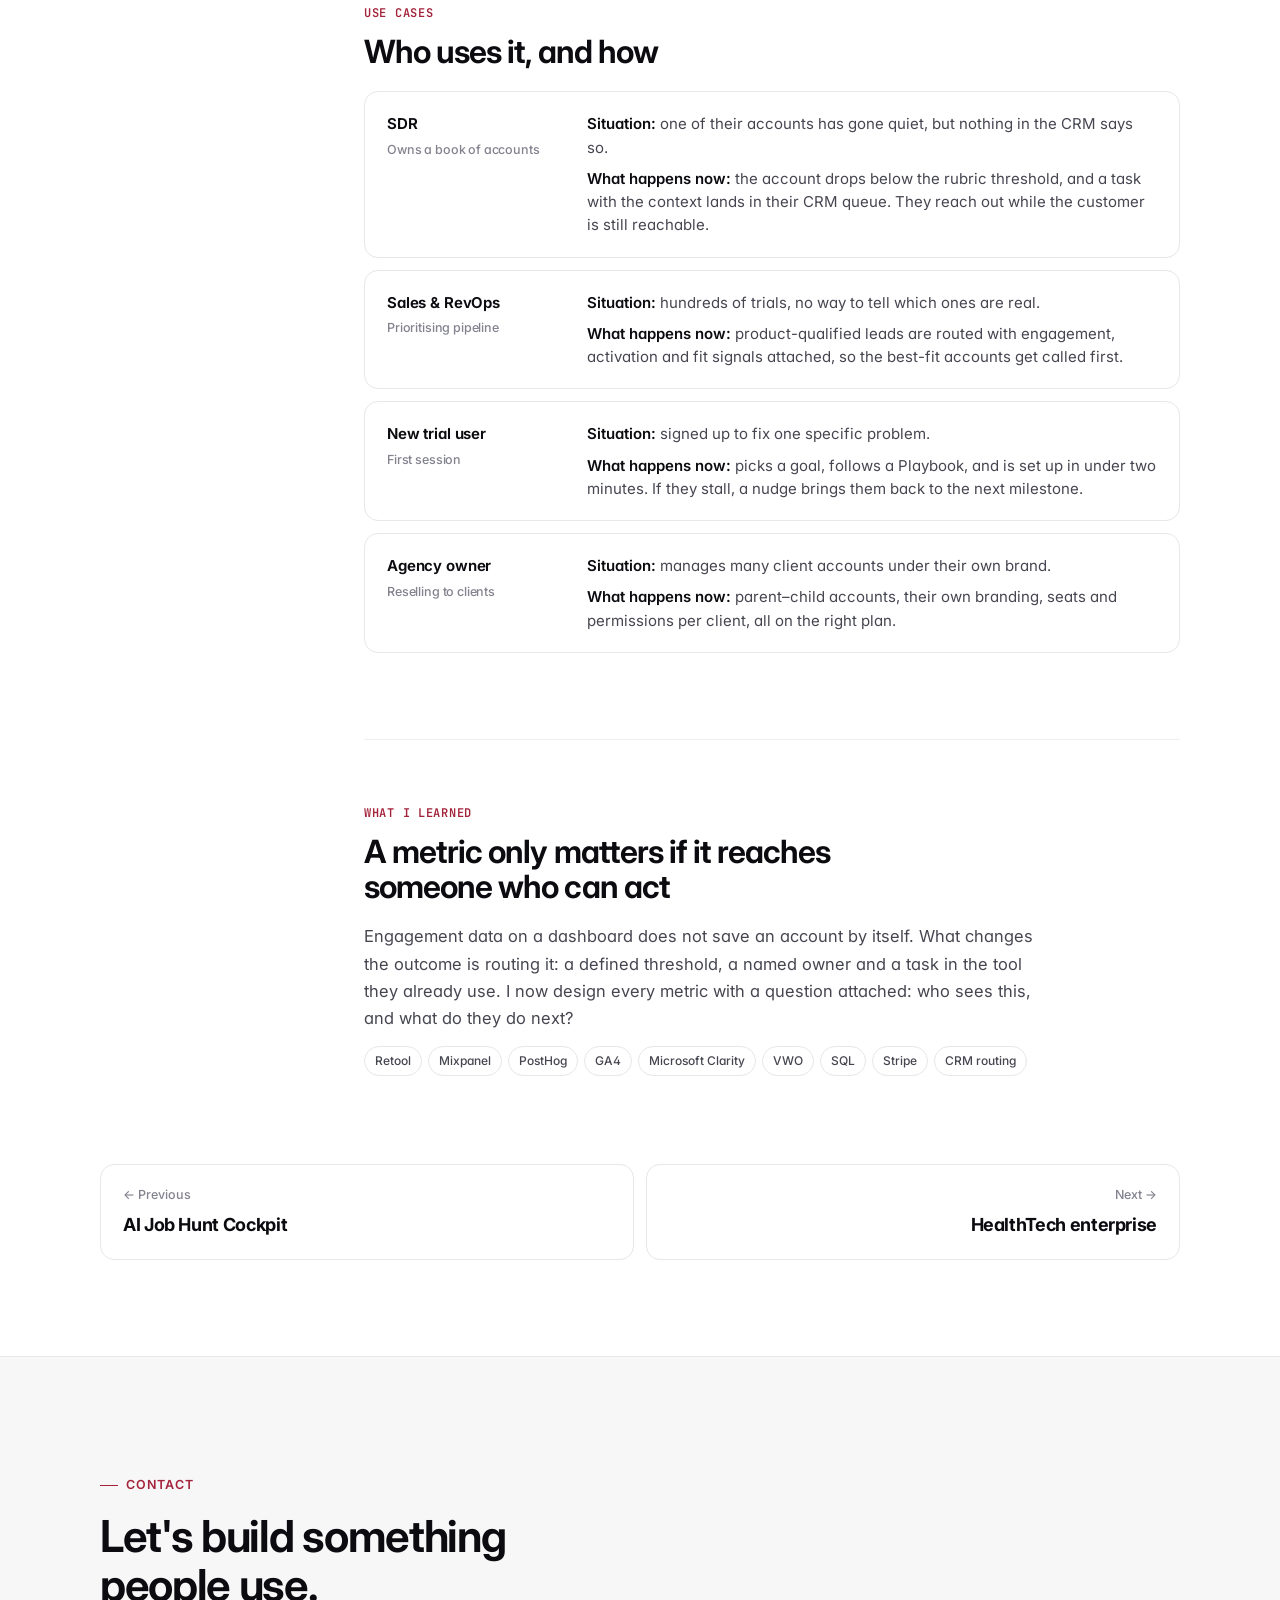
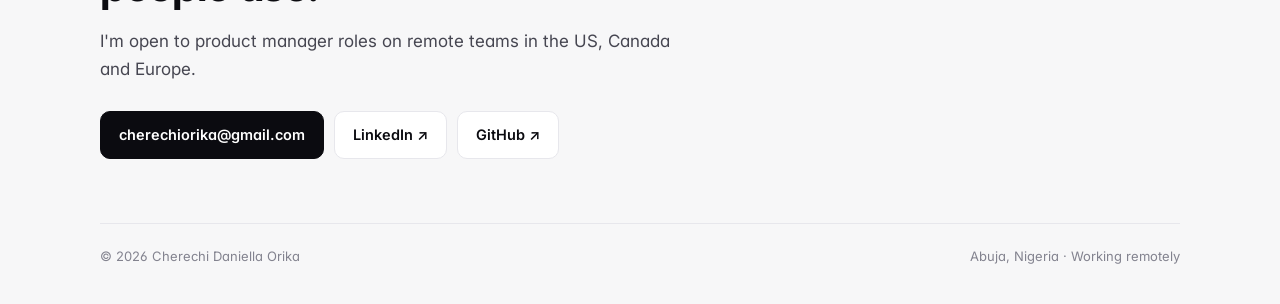
<file: work/b2b-saas-platform.html>
<!doctype html>
<html lang="en">
<head>
<meta charset="utf-8">
<meta name="viewport" content="width=device-width, initial-scale=1">
<title>B2B SaaS Platform · Cherechi Orika</title>
<meta name="description" content="How Cherechi Orika connected product usage to commercial action at a B2B SaaS platform: account-health monitoring for SDRs, product-qualified leads, goal-based onboarding and AI insights.">
<link rel="preconnect" href="https://fonts.googleapis.com"><link rel="preconnect" href="https://fonts.gstatic.com" crossorigin>
<link rel="stylesheet" href="https://fonts.googleapis.com/css2?family=Inter:wght@400;500;600;700&family=JetBrains+Mono:wght@500;600&display=swap">
<link rel="stylesheet" href="../assets/site.css">
</head>
<body>

<header class="nav">
  <div class="nav-in">
    <a class="brand" href="../index.html"><span class="dot"></span>Cherechi Orika</a>
    <nav class="nav-links">
      <a href="../index.html#work">Case studies</a>
      <a class="hide-sm" href="../index.html#approach">How I work</a>
      <a class="hide-sm" href="../index.html#experience">Experience</a>
      <a class="cta" href="#contact">Get in touch</a>
    </nav>
  </div>
</header>

<main class="wrap">
  <section class="cs-hero">
    <a class="crumb" href="../index.html#work">← All work</a>
    <div><span class="eyebrow">B2B SaaS platform · Senior Product Manager</span></div>
    <h1>Turning product usage into commercial action</h1>
    <p class="lead">The company is a B2B SaaS platform sold to agencies and in-house teams, used by <strong>12K+ people a month</strong>. I own product strategy and delivery across account architecture, onboarding, monetisation and analytics. The thread running through the work: make what customers do in the product visible to the people who sell, renew and support them, then act on it automatically.</p>
    <dl class="facts">
      <div class="fact"><dt>Role</dt><dd>Senior Product Manager</dd></div>
      <div class="fact"><dt>Timeline</dt><dd>08/2025 – Present</dd></div>
      <div class="fact"><dt>Team</dt><dd>4 engineers, 1 QA, 1 designer</dd></div>
      <div class="fact"><dt>Partners</dt><dd>Sales, RevOps, Data Science</dd></div>
    </dl>
  </section>

  <div class="results">
    <div class="result dark"><div class="m-num">0</div><div class="m-label">Observed churn across 170+ monitored high-value accounts</div></div>
    <div class="result"><div class="m-num">35→48%</div><div class="m-label">Trial-to-paid conversion after the goal-based onboarding test</div></div>
    <div class="result"><div class="m-num">~70%</div><div class="m-label">Lower trial churn from onboarding and lifecycle work combined</div></div>
    <div class="result"><div class="m-num">+40%</div><div class="m-label">Daily active users after shipping AI-ranked insights</div></div>
  </div>

  <div class="cs-layout">
    <aside class="toc">
      <div class="toc-t">On this page</div>
      <a href="#problem">The problem</a>
      <a href="#health">Account health for SDRs</a>
      <a href="#pql">Product-qualified leads</a>
      <a href="#onboarding">Onboarding</a>
      <a href="#ai">AI insights</a>
      <a href="#whitelabel">White-label</a>
      <a href="#usecases">Use cases</a>
      <a href="#learned">What I learned</a>
    </aside>

    <article class="article">
      <section class="block" id="problem">
        <div class="block-k">The problem</div>
        <h2>The product knew who was drifting away. Sales didn't.</h2>
        <div class="prose">
          <p>Customers rarely churn without warning. Their usage thins out first: fewer logins, fewer projects touched, features left unopened. Here that signal lived in product analytics, while the SDRs who could act on it worked in the CRM. Without a link between the two, a quiet account could drift toward churn before anyone stepped in.</p>
          <p>The same gap ran the other way. Without product signals in the CRM, SDRs had no reliable way to tell a high-intent trial from one that had already gone cold.</p>
        </div>
        <div class="callout">The job was to connect product behaviour to commercial action, so the right person hears about the right account while there is still time to help.</div>
      </section>

      <section class="block" id="health">
        <div class="block-k">01 · Account health</div>
        <h2>An automated early-warning system for 170+ high-value accounts</h2>
        <div class="prose">
          <p>I treated declining in-app engagement as the early warning signal for churn, then defined what "declining" meant. I wrote an internal <strong>engagement-retention rubric</strong> that set the expected level of activity for a healthy account, and the threshold below which someone should step in.</p>
          <p>Monitoring runs against that rubric automatically. When an account falls below threshold, the system raises an alert and creates a CRM task for the SDR who owns that account. Nobody has to remember to check a dashboard.</p>
        </div>
        <div class="rubric">
          <div class="rubric-head"><b>Engagement score, 0 to 9</b><span>One point for each healthy behaviour in the last 7 days</span></div>
          <ol>
            <li>Signed in on at least 3 of the last 7 days</li>
            <li>Invited at least one team member</li>
            <li>Installed the core automation on at least one site</li>
            <li>Created content with the AI writer</li>
            <li>Set up at least one rank-tracking project</li>
            <li>Ran at least two site audits</li>
            <li>Used the site explorer at least twice</li>
            <li>Set up at least one heatmap</li>
            <li>Connected at least one Google data source</li>
          </ol>
        </div>
        <div class="flow">
          <div class="flow-step"><span class="flow-n">01</span><b>Usage tracked</b><span>Logins, activity and feature use per account</span></div>
          <div class="flow-step"><span class="flow-n">02</span><b>Rubric check</b><span>Compared against the expected engagement level</span></div>
          <div class="flow-step hot"><span class="flow-n">03</span><b>Alert + CRM task</b><span>Routed to the SDR who owns the account</span></div>
          <div class="flow-step"><span class="flow-n">04</span><b>Intervention</b><span>Outreach while the account can still be saved</span></div>
        </div>
        <div class="prose"><p>The result was clearer account ownership and earlier conversations. The monitored cohort recorded <strong>zero observed churn</strong> during the tracking period.</p><p>Later I added a stricter "red tier" for the highest-value accounts: customers who were clearly engaged and then suddenly went quiet. On its first run it flagged two accounts worth about <strong>$24K a year</strong>, before either had cancelled.</p></div>
      </section>

      <section class="block" id="pql">
        <div class="block-k">02 · Qualification</div>
        <h2>Product-qualified leads, so SDRs call the right trials first</h2>
        <div class="prose">
          <p>I defined product-qualified lead criteria from three kinds of signal: engagement, progress through activation milestones, and account fit. With Sales and Revenue Operations I turned those criteria into qualification logic and CRM routing, so high-intent accounts surface to SDRs as a prioritised list instead of a raw sign-up feed.</p>
          <p>To keep all of this measurable, I built a live Retool-connected product-health and executive dashboard covering activation, milestone progression, feature adoption, DAU/WAU, account activity, churn, revenue and subscription performance. It is the view product and leadership use to spot friction and decide what goes on the roadmap next.</p>
        </div>
      </section>

      <section class="block" id="onboarding">
        <div class="block-k">03 · Onboarding</div>
        <h2>Onboarding built around what the customer came to do</h2>
        <div class="prose">
          <p>New users were dropped onto a dashboard and left to work out where to start. I replaced that with a <strong>five-goal onboarding router</strong>: users pick what they want to achieve, and in-app AI Playbooks walk them to it.</p>
          <p>We A/B tested the router against the straight-to-dashboard experience. Trial-to-paid conversion rose from <strong>35% to 48%</strong>, and first-session setup fell from about five minutes to under two. <strong>80% of new users</strong> who take the quick tour now succeed in their first week.</p>
          <p>For users who stalled, I added milestone-based guidance with behaviour-triggered email and in-app nudges, fired on missed milestones and on 24 to 72 hours of inactivity. Together the onboarding and lifecycle work contributed to roughly <strong>70% lower trial churn</strong>. Trial email opens rose 20% and win-back conversion went from 8% to 12%.</p>
        </div>
        <div class="ba">
          <div><h4>Before</h4><ul><li>Every new user lands on the same dashboard</li><li>About five minutes to first setup</li><li>No follow-up when a trial goes quiet</li></ul></div>
          <div class="after"><h4>After</h4><ul><li>Five goal-based paths with AI Playbooks</li><li>Under two minutes to first setup</li><li>Nudges on missed milestones and 24–72h inactivity</li></ul></div>
        </div>
      </section>

      <section class="block" id="ai">
        <div class="block-k">04 · AI</div>
        <h2>AI insights that tell users what to do next</h2>
        <div class="prose">
          <p>Analytics tools show a lot of data and very little direction. With Data Science and Engineering, I shipped an AI-powered insights experience that ranks tracked signals by estimated impact and surfaces the next-best action.</p>
          <p>I owned the problem framing, the prioritisation, the labels users see and the success metrics, and designed the experiment. Daily active users rose <strong>40%</strong>.</p>
        </div>
      </section>

      <section class="block" id="whitelabel">
        <div class="block-k">05 · Monetisation</div>
        <h2>A white-label platform built for how agencies actually work</h2>
        <div class="prose">
          <p>Agencies resell the platform to their own clients, but the account model treated them like a single team. I redesigned it around agency and client workflows: parent–child account structures, configurable branding, role-based permissions, seat management and plan-based feature access.</p>
          <p>Agency-plan adoption rose <strong>20%</strong>, Growth-plan adoption <strong>18%</strong>, and white-label monetisation <strong>60%</strong>.</p>
        </div>
      </section>

      <section class="block" id="usecases">
        <div class="block-k">Use cases</div>
        <h2>Who uses it, and how</h2>
        <div class="usecases">
          <div class="uc"><div class="uc-who">SDR<small>Owns a book of accounts</small></div><div><p><b>Situation:</b> one of their accounts has gone quiet, but nothing in the CRM says so.</p><p><b>What happens now:</b> the account drops below the rubric threshold, and a task with the context lands in their CRM queue. They reach out while the customer is still reachable.</p></div></div>
          <div class="uc"><div class="uc-who">Sales &amp; RevOps<small>Prioritising pipeline</small></div><div><p><b>Situation:</b> hundreds of trials, no way to tell which ones are real.</p><p><b>What happens now:</b> product-qualified leads are routed with engagement, activation and fit signals attached, so the best-fit accounts get called first.</p></div></div>
          <div class="uc"><div class="uc-who">New trial user<small>First session</small></div><div><p><b>Situation:</b> signed up to fix one specific problem.</p><p><b>What happens now:</b> picks a goal, follows a Playbook, and is set up in under two minutes. If they stall, a nudge brings them back to the next milestone.</p></div></div>
          <div class="uc"><div class="uc-who">Agency owner<small>Reselling to clients</small></div><div><p><b>Situation:</b> manages many client accounts under their own brand.</p><p><b>What happens now:</b> parent–child accounts, their own branding, seats and permissions per client, all on the right plan.</p></div></div>
        </div>
      </section>

      <section class="block" id="learned">
        <div class="block-k">What I learned</div>
        <h2>A metric only matters if it reaches someone who can act</h2>
        <div class="prose">
          <p>Engagement data on a dashboard does not save an account by itself. What changes the outcome is routing it: a defined threshold, a named owner and a task in the tool they already use. I now design every metric with a question attached: who sees this, and what do they do next?</p>
        </div>
        <div class="stack"><span class="chip">Retool</span><span class="chip">Mixpanel</span><span class="chip">PostHog</span><span class="chip">GA4</span><span class="chip">Microsoft Clarity</span><span class="chip">VWO</span><span class="chip">SQL</span><span class="chip">Stripe</span><span class="chip">CRM routing</span></div>
      </section>
    </article>
  </div>

  <nav class="next-prev">
    <a class="np" href="job-hunt-cockpit.html"><small>← Previous</small><b>AI Job Hunt Cockpit</b></a>
    <a class="np r" href="healthtech-enterprise.html"><small>Next →</small><b>HealthTech enterprise</b></a>
  </nav>
</main>

<footer class="footer" id="contact">
  <div class="wrap">
    <span class="eyebrow">Contact</span>
    <h2 class="h-lg" style="margin:16px 0 14px">Let's build something people use.</h2>
    <p>I'm open to product manager roles on remote teams in the US, Canada and Europe.</p>
    <div class="btns" style="margin-top:28px">
      <a class="btn primary" href="mailto:cherechiorika@gmail.com">cherechiorika@gmail.com</a>
      <a class="btn" href="https://www.linkedin.com/in/cherechi-orika/" target="_blank" rel="noopener">LinkedIn ↗</a>
      <a class="btn" href="https://github.com/orika-cherechi" target="_blank" rel="noopener">GitHub ↗</a>
    </div>
    <div class="foot-fine"><span>© 2026 Cherechi Daniella Orika</span><span>Abuja, Nigeria · Working remotely</span></div>
  </div>
</footer>

<div id="lightbox"><button class="lb-close" aria-label="Close">✕</button><img alt=""><div class="lb-cap"></div></div>
<script src="../assets/site.js"></script>
</body>
</html>
</file>
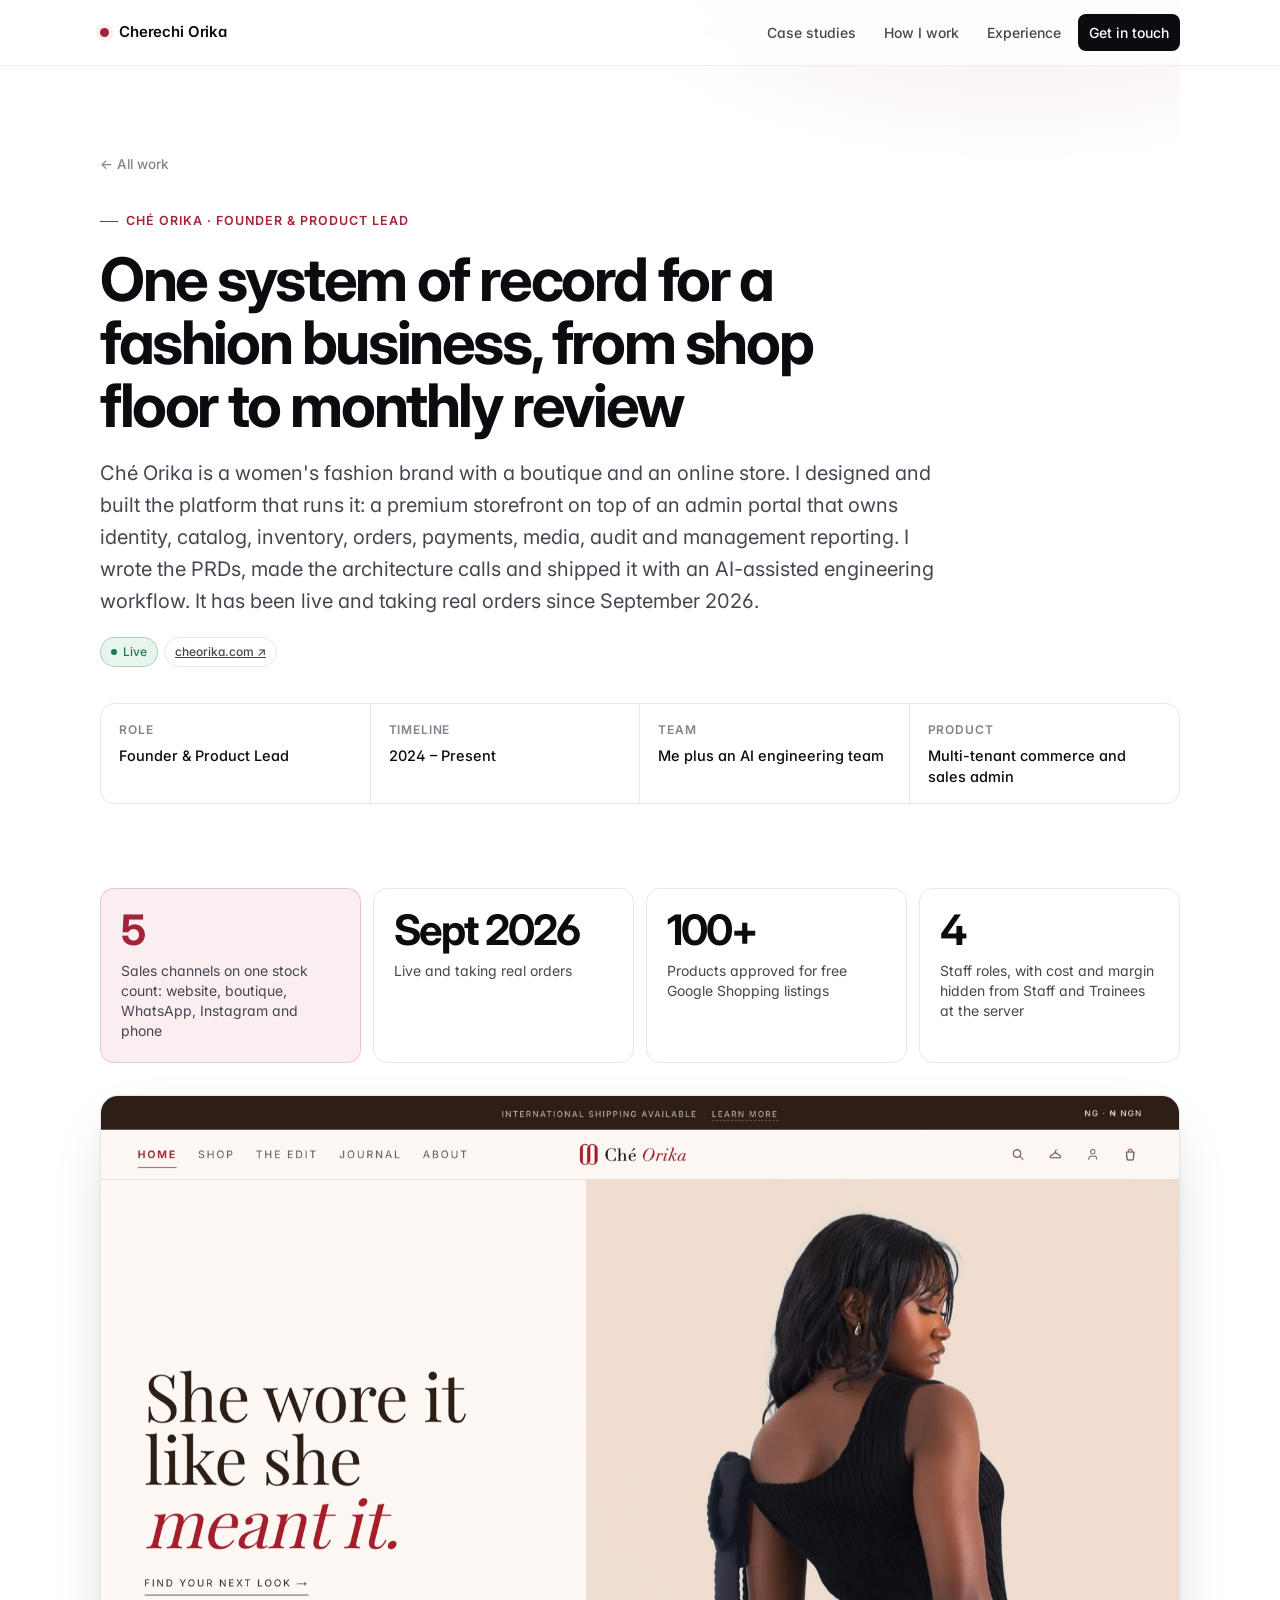
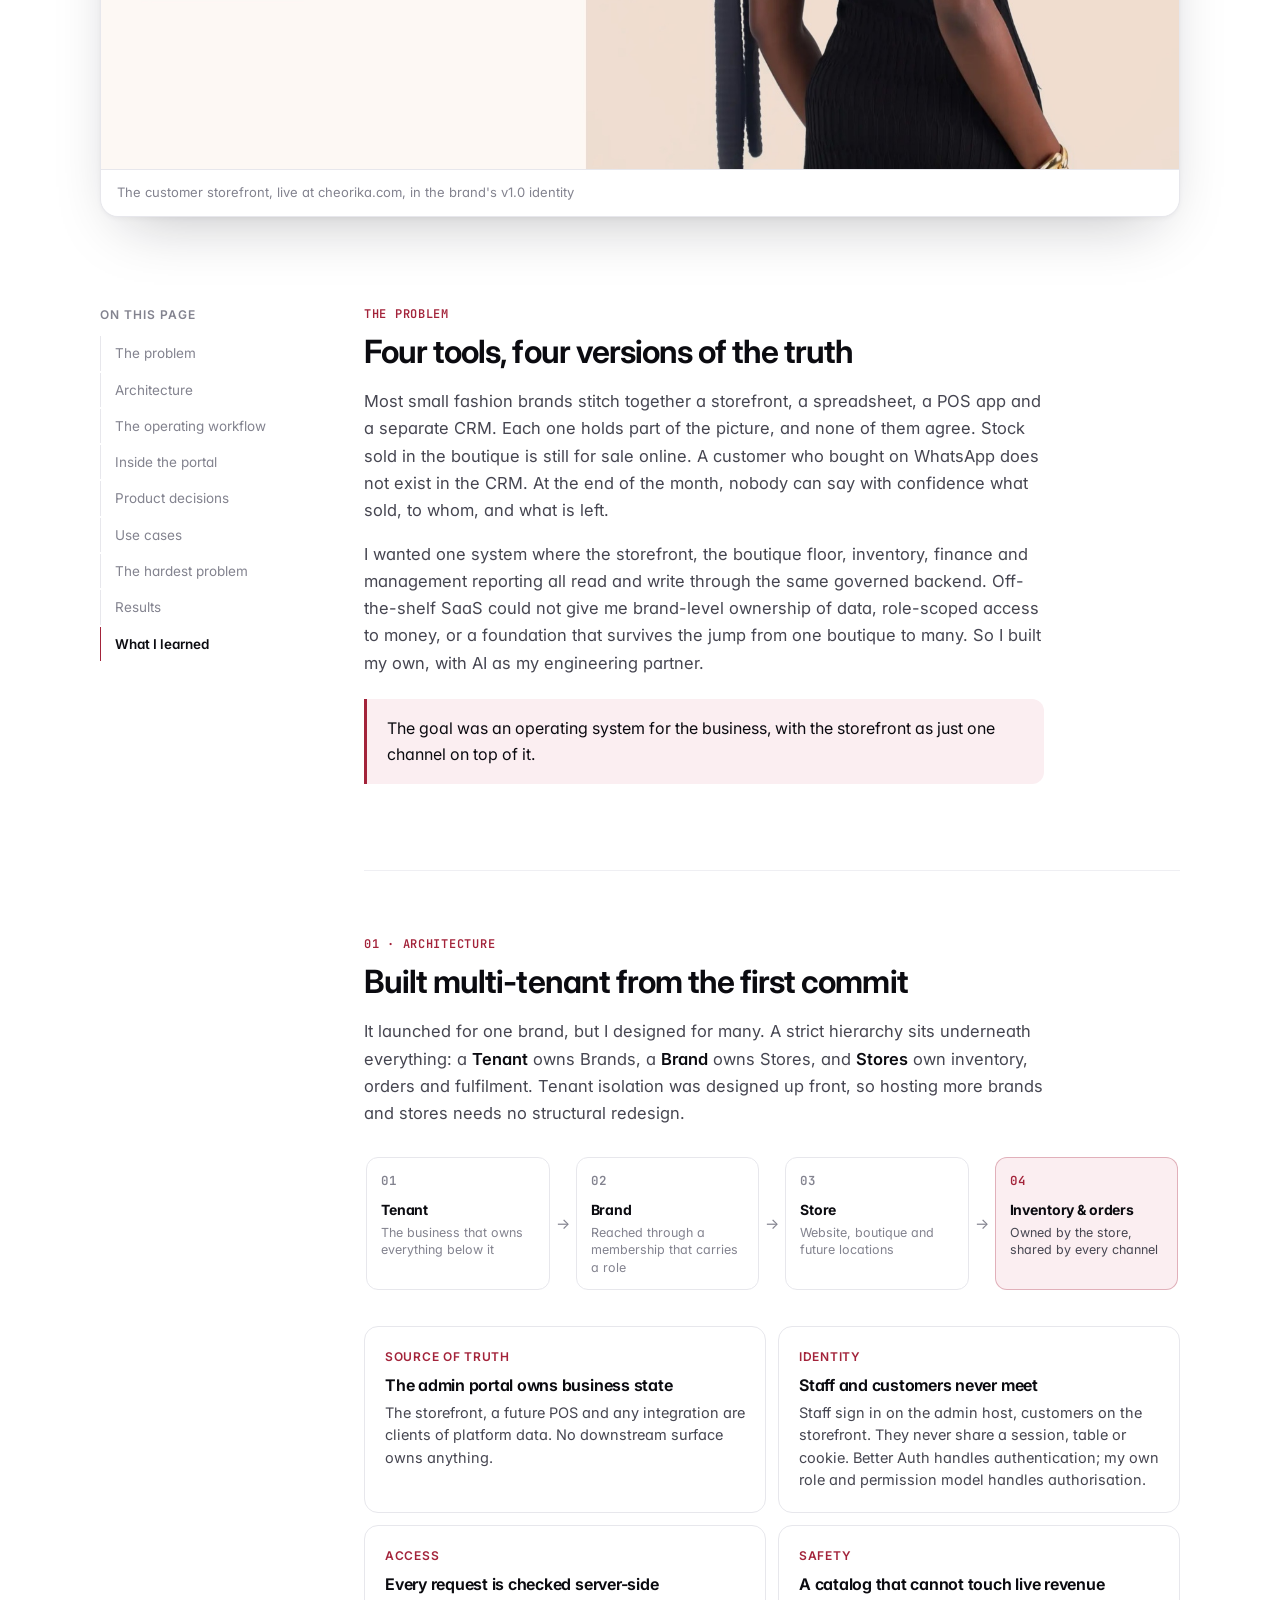
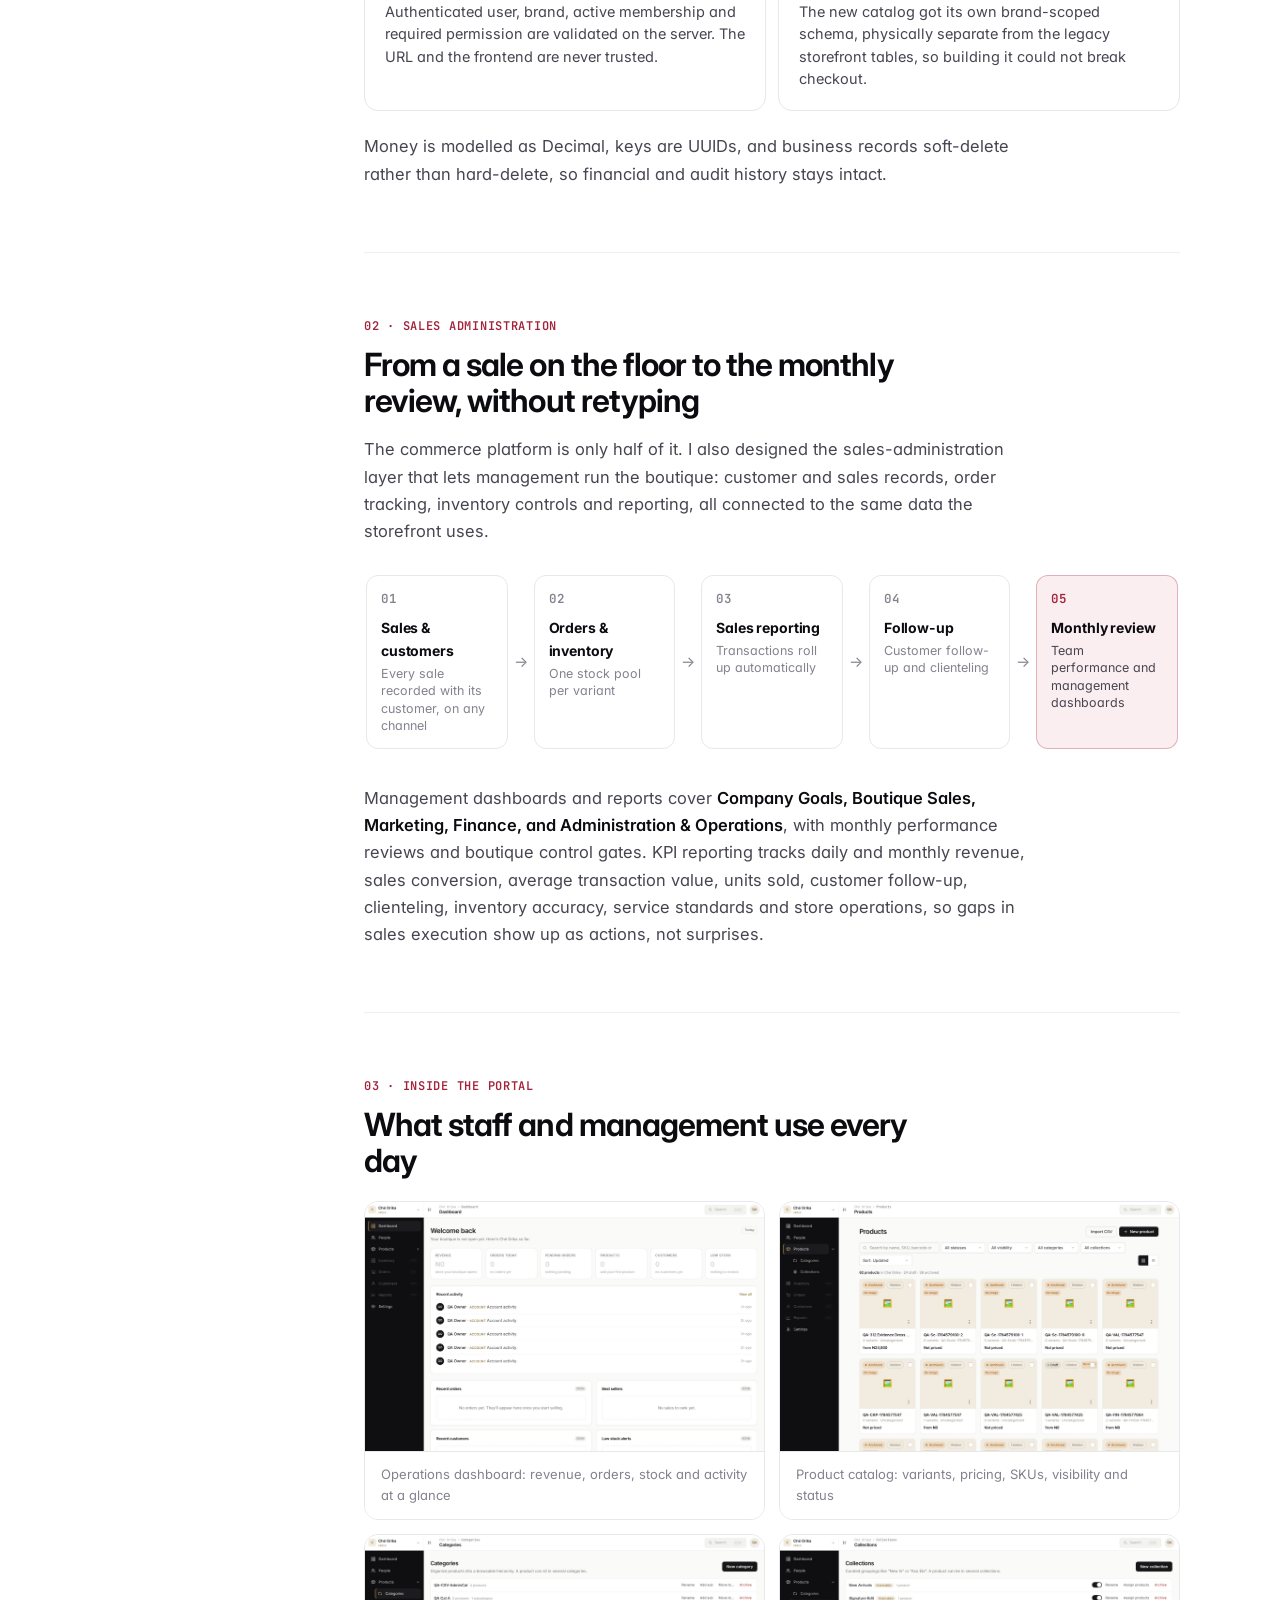
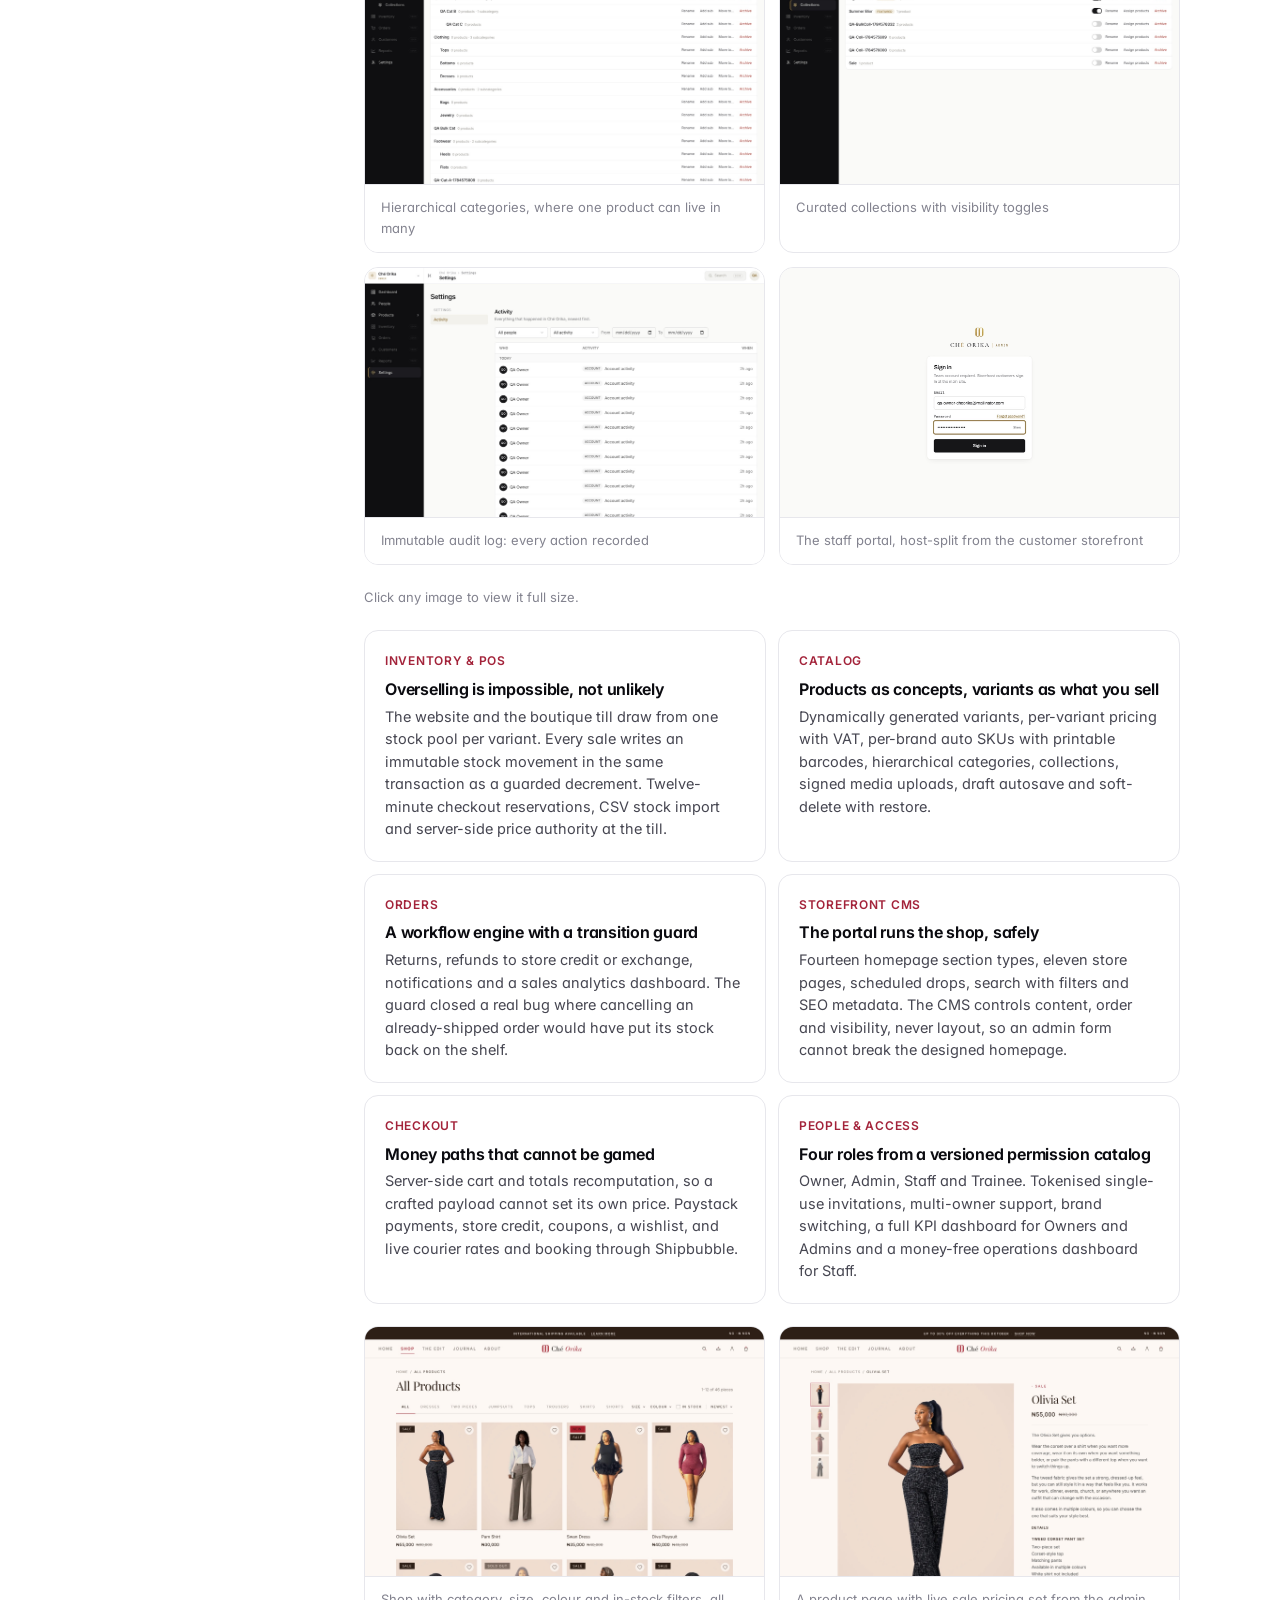
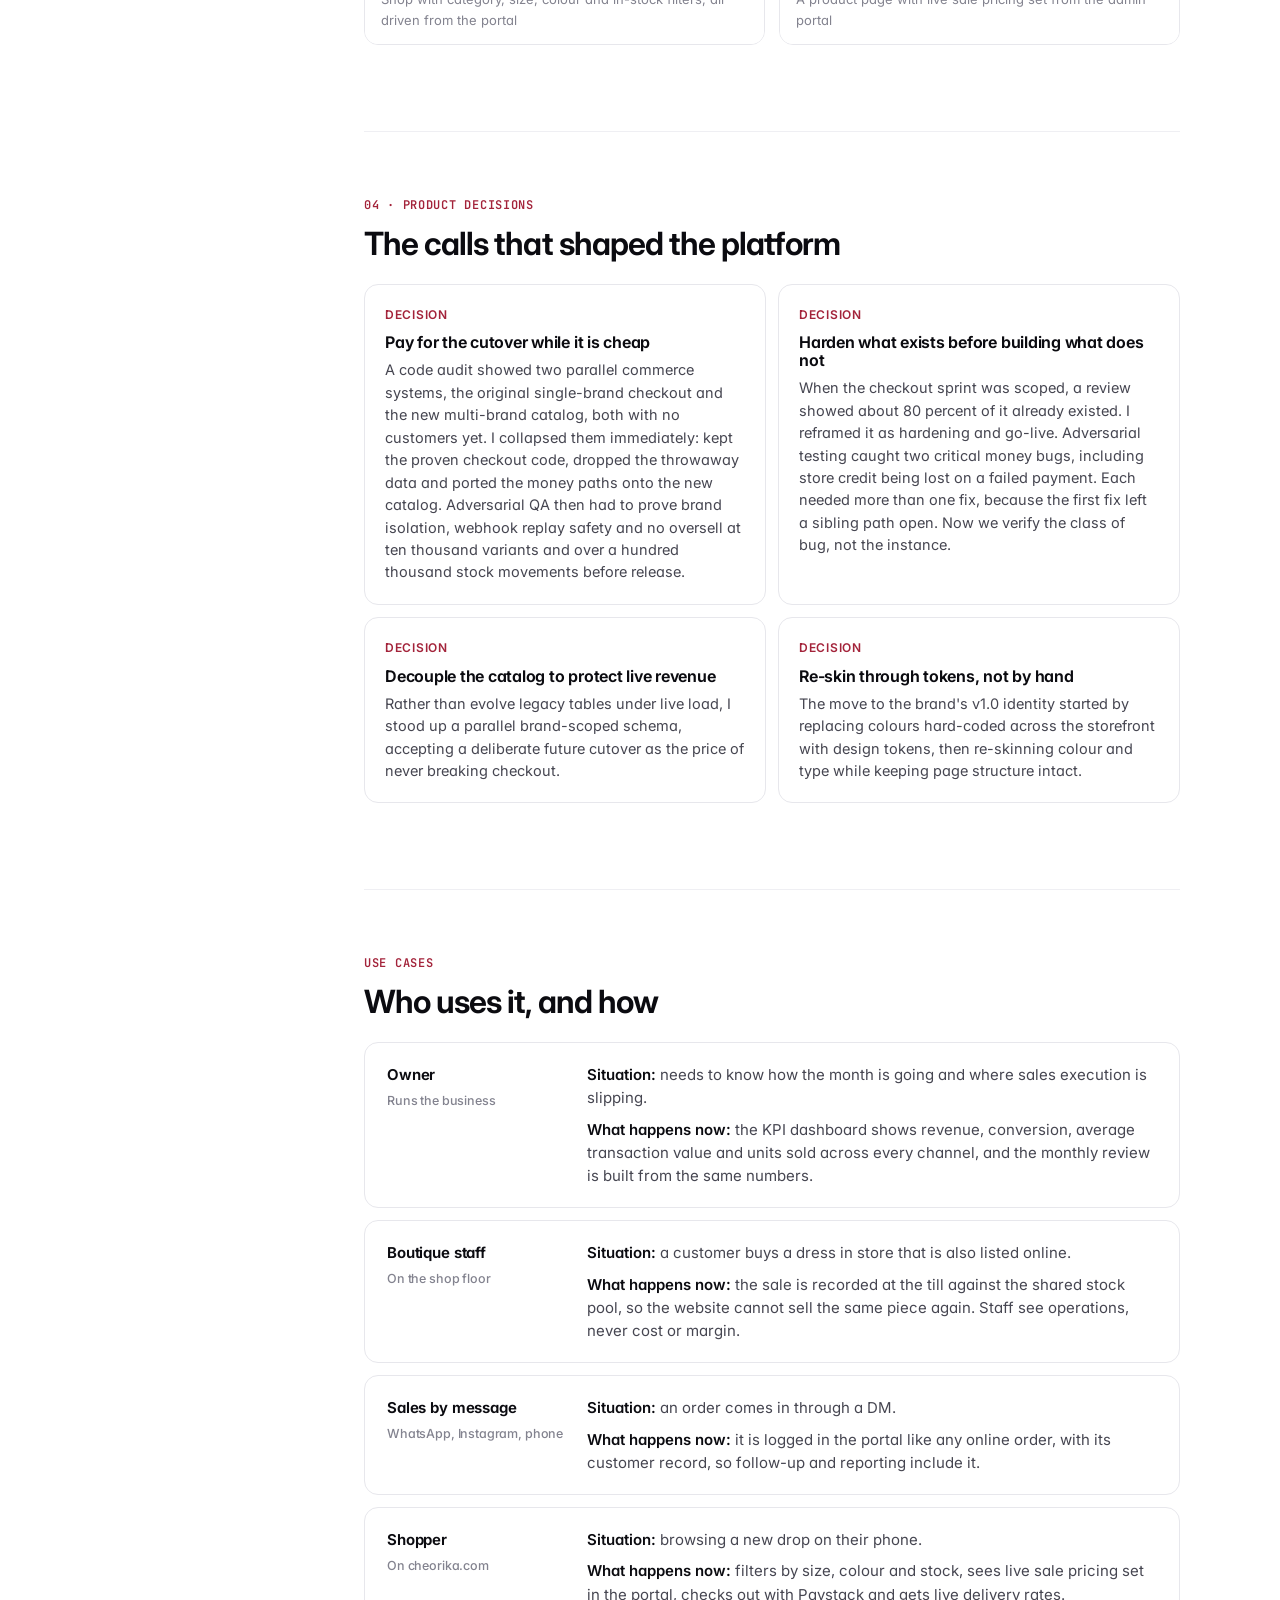
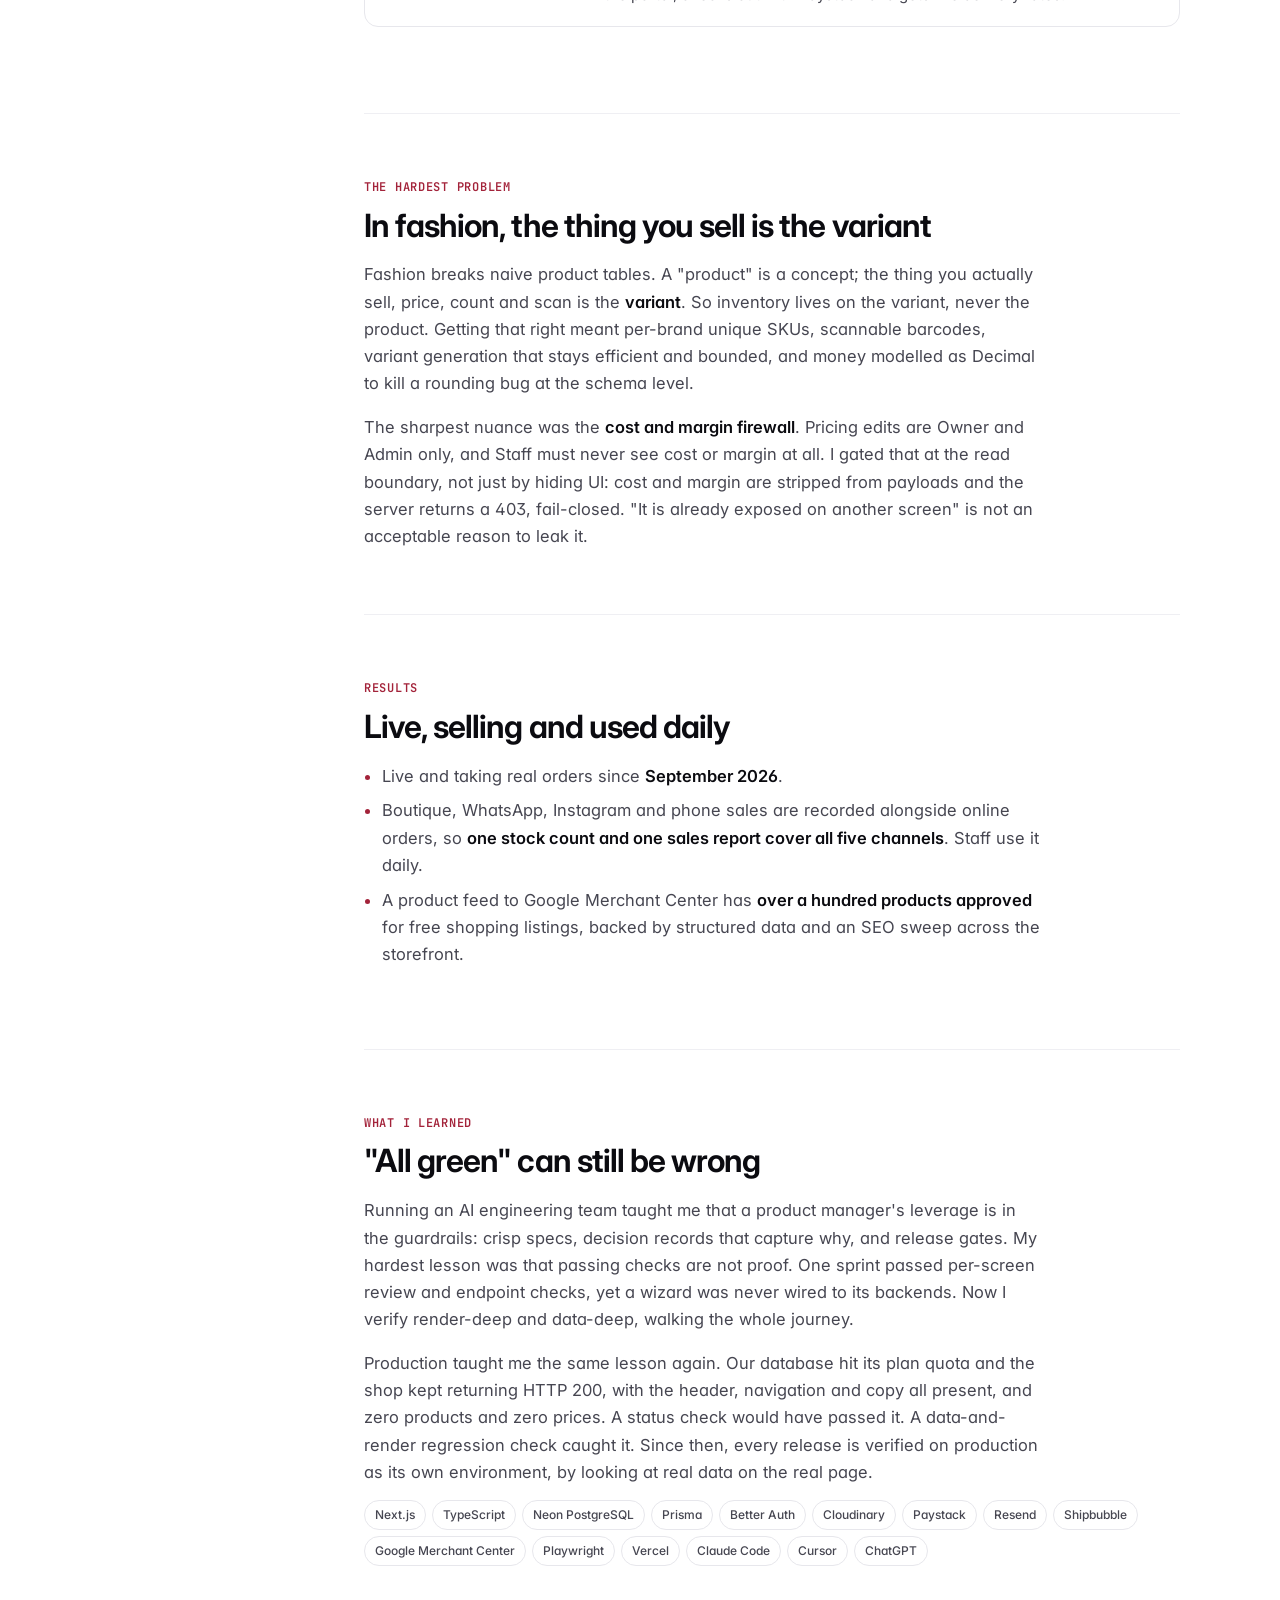
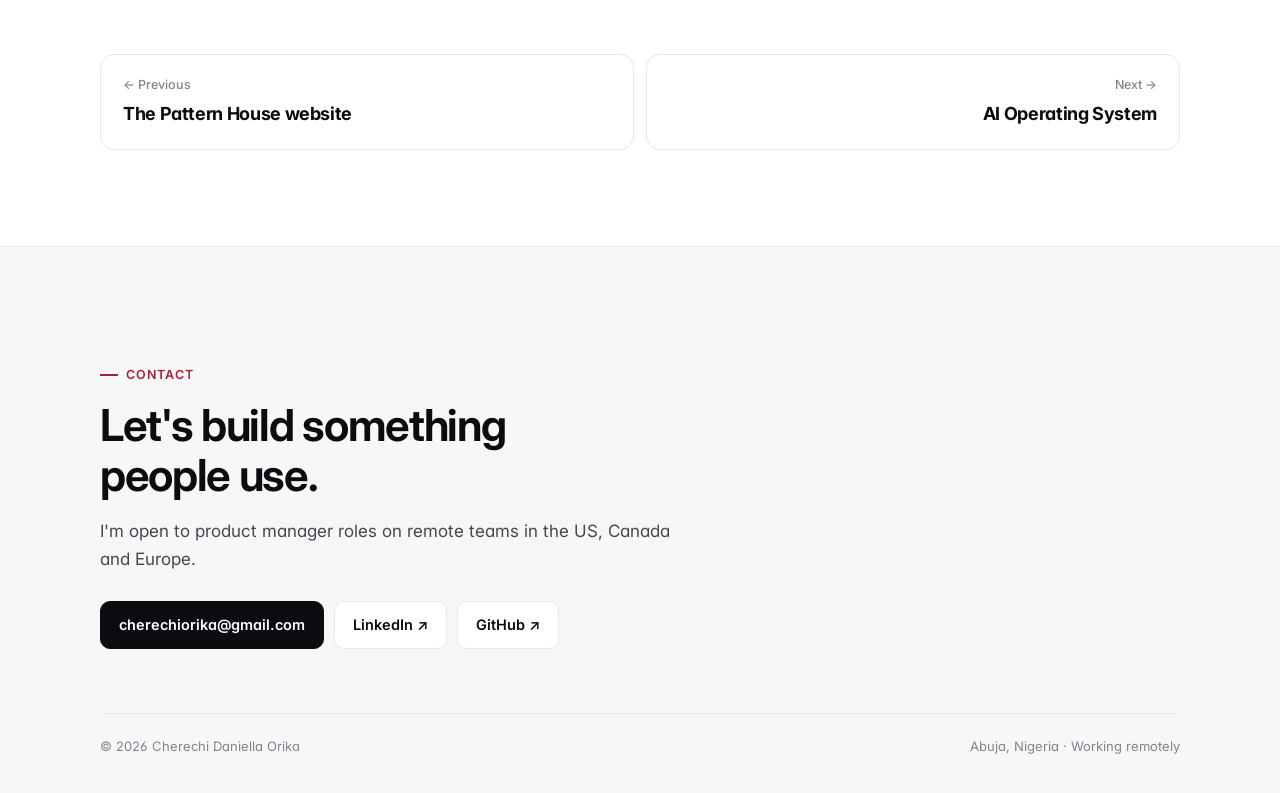
<file: work/che-orika.html>
<!doctype html>
<html lang="en">
<head>
<meta charset="utf-8">
<meta name="viewport" content="width=device-width, initial-scale=1">
<title>Ché Orika · Cherechi Orika</title>
<meta name="description" content="How Cherechi Orika designed and built a multi-tenant commerce and sales-administration platform that runs a fashion business across five sales channels from one governed backend.">
<link rel="preconnect" href="https://fonts.googleapis.com"><link rel="preconnect" href="https://fonts.gstatic.com" crossorigin>
<link rel="stylesheet" href="https://fonts.googleapis.com/css2?family=Inter:wght@400;500;600;700&family=JetBrains+Mono:wght@500;600&display=swap">
<link rel="stylesheet" href="../assets/site.css">
</head>
<body>

<header class="nav">
  <div class="nav-in">
    <a class="brand" href="../index.html"><span class="dot"></span>Cherechi Orika</a>
    <nav class="nav-links">
      <a href="../index.html#work">Case studies</a>
      <a class="hide-sm" href="../index.html#approach">How I work</a>
      <a class="hide-sm" href="../index.html#experience">Experience</a>
      <a class="cta" href="#contact">Get in touch</a>
    </nav>
  </div>
</header>

<main class="wrap">
  <section class="cs-hero">
    <a class="crumb" href="../index.html#work">← All work</a>
    <div><span class="eyebrow">Ché Orika · Founder &amp; Product Lead</span></div>
    <h1>One system of record for a fashion business, from shop floor to monthly review</h1>
    <p class="lead">Ché Orika is a women's fashion brand with a boutique and an online store. I designed and built the platform that runs it: a premium storefront on top of an admin portal that owns identity, catalog, inventory, orders, payments, media, audit and management reporting. I wrote the PRDs, made the architecture calls and shipped it with an AI-assisted engineering workflow. It has been live and taking real orders since September 2026.</p>
    <div class="chips" style="margin-top:20px"><span class="chip live">Live</span><a class="chip" href="https://cheorika.com" target="_blank" rel="noopener">cheorika.com ↗</a></div>
    <dl class="facts">
      <div class="fact"><dt>Role</dt><dd>Founder &amp; Product Lead</dd></div>
      <div class="fact"><dt>Timeline</dt><dd>2024 – Present</dd></div>
      <div class="fact"><dt>Team</dt><dd>Me plus an AI engineering team</dd></div>
      <div class="fact"><dt>Product</dt><dd>Multi-tenant commerce and sales admin</dd></div>
    </dl>
  </section>

  <div class="results">
    <div class="result dark"><div class="m-num">5</div><div class="m-label">Sales channels on one stock count: website, boutique, WhatsApp, Instagram and phone</div></div>
    <div class="result"><div class="m-num">Sept 2026</div><div class="m-label">Live and taking real orders</div></div>
    <div class="result"><div class="m-num">100+</div><div class="m-label">Products approved for free Google Shopping listings</div></div>
    <div class="result"><div class="m-num">4</div><div class="m-label">Staff roles, with cost and margin hidden from Staff and Trainees at the server</div></div>
  </div>

  <figure class="cover">
    <img src="../assets/img/co-hero.jpg" data-full="../assets/shots/co-v1-home.png" alt="Ché Orika storefront editorial hero">
    <figcaption>The customer storefront, live at cheorika.com, in the brand's v1.0 identity</figcaption>
  </figure>

  <div class="cs-layout">
    <aside class="toc">
      <div class="toc-t">On this page</div>
      <a href="#problem">The problem</a>
      <a href="#architecture">Architecture</a>
      <a href="#workflow">The operating workflow</a>
      <a href="#inside">Inside the portal</a>
      <a href="#decisions">Product decisions</a>
      <a href="#usecases">Use cases</a>
      <a href="#hardest">The hardest problem</a>
      <a href="#results">Results</a>
      <a href="#learned">What I learned</a>
    </aside>

    <article class="article">
      <section class="block" id="problem">
        <div class="block-k">The problem</div>
        <h2>Four tools, four versions of the truth</h2>
        <div class="prose">
          <p>Most small fashion brands stitch together a storefront, a spreadsheet, a POS app and a separate CRM. Each one holds part of the picture, and none of them agree. Stock sold in the boutique is still for sale online. A customer who bought on WhatsApp does not exist in the CRM. At the end of the month, nobody can say with confidence what sold, to whom, and what is left.</p>
          <p>I wanted one system where the storefront, the boutique floor, inventory, finance and management reporting all read and write through the same governed backend. Off-the-shelf SaaS could not give me brand-level ownership of data, role-scoped access to money, or a foundation that survives the jump from one boutique to many. So I built my own, with AI as my engineering partner.</p>
        </div>
        <div class="callout">The goal was an operating system for the business, with the storefront as just one channel on top of it.</div>
      </section>

      <section class="block" id="architecture">
        <div class="block-k">01 · Architecture</div>
        <h2>Built multi-tenant from the first commit</h2>
        <div class="prose">
          <p>It launched for one brand, but I designed for many. A strict hierarchy sits underneath everything: a <strong>Tenant</strong> owns Brands, a <strong>Brand</strong> owns Stores, and <strong>Stores</strong> own inventory, orders and fulfilment. Tenant isolation was designed up front, so hosting more brands and stores needs no structural redesign.</p>
        </div>
        <div class="flow">
          <div class="flow-step"><span class="flow-n">01</span><b>Tenant</b><span>The business that owns everything below it</span></div>
          <div class="flow-step"><span class="flow-n">02</span><b>Brand</b><span>Reached through a membership that carries a role</span></div>
          <div class="flow-step"><span class="flow-n">03</span><b>Store</b><span>Website, boutique and future locations</span></div>
          <div class="flow-step hot"><span class="flow-n">04</span><b>Inventory &amp; orders</b><span>Owned by the store, shared by every channel</span></div>
        </div>
        <div class="cards">
          <div class="dcard"><span class="k">Source of truth</span><h4>The admin portal owns business state</h4><p>The storefront, a future POS and any integration are clients of platform data. No downstream surface owns anything.</p></div>
          <div class="dcard"><span class="k">Identity</span><h4>Staff and customers never meet</h4><p>Staff sign in on the admin host, customers on the storefront. They never share a session, table or cookie. Better Auth handles authentication; my own role and permission model handles authorisation.</p></div>
          <div class="dcard"><span class="k">Access</span><h4>Every request is checked server-side</h4><p>Authenticated user, brand, active membership and required permission are validated on the server. The URL and the frontend are never trusted.</p></div>
          <div class="dcard"><span class="k">Safety</span><h4>A catalog that cannot touch live revenue</h4><p>The new catalog got its own brand-scoped schema, physically separate from the legacy storefront tables, so building it could not break checkout.</p></div>
        </div>
        <div class="prose"><p>Money is modelled as Decimal, keys are UUIDs, and business records soft-delete rather than hard-delete, so financial and audit history stays intact.</p></div>
      </section>

      <section class="block" id="workflow">
        <div class="block-k">02 · Sales administration</div>
        <h2>From a sale on the floor to the monthly review, without retyping</h2>
        <div class="prose">
          <p>The commerce platform is only half of it. I also designed the sales-administration layer that lets management run the boutique: customer and sales records, order tracking, inventory controls and reporting, all connected to the same data the storefront uses.</p>
        </div>
        <div class="flow">
          <div class="flow-step"><span class="flow-n">01</span><b>Sales &amp; customers</b><span>Every sale recorded with its customer, on any channel</span></div>
          <div class="flow-step"><span class="flow-n">02</span><b>Orders &amp; inventory</b><span>One stock pool per variant</span></div>
          <div class="flow-step"><span class="flow-n">03</span><b>Sales reporting</b><span>Transactions roll up automatically</span></div>
          <div class="flow-step"><span class="flow-n">04</span><b>Follow-up</b><span>Customer follow-up and clienteling</span></div>
          <div class="flow-step hot"><span class="flow-n">05</span><b>Monthly review</b><span>Team performance and management dashboards</span></div>
        </div>
        <div class="prose">
          <p>Management dashboards and reports cover <strong>Company Goals, Boutique Sales, Marketing, Finance, and Administration &amp; Operations</strong>, with monthly performance reviews and boutique control gates. KPI reporting tracks daily and monthly revenue, sales conversion, average transaction value, units sold, customer follow-up, clienteling, inventory accuracy, service standards and store operations, so gaps in sales execution show up as actions, not surprises.</p>
        </div>
      </section>

      <section class="block" id="inside">
        <div class="block-k">03 · Inside the portal</div>
        <h2>What staff and management use every day</h2>
        <div class="shots">
          <figure class="shot"><img src="../assets/img/co-admin-dashboard.jpg" data-full="../assets/shots/adm-01-dashboard.png" alt="Admin KPI dashboard" loading="lazy"><figcaption>Operations dashboard: revenue, orders, stock and activity at a glance</figcaption></figure>
          <figure class="shot"><img src="../assets/img/co-admin-products.jpg" data-full="../assets/shots/adm-04-che-orika-products.png" alt="Product catalog admin" loading="lazy"><figcaption>Product catalog: variants, pricing, SKUs, visibility and status</figcaption></figure>
          <figure class="shot"><img src="../assets/img/co-admin-categories.jpg" data-full="../assets/shots/adm-06-che-orika-categories.png" alt="Category hierarchy" loading="lazy"><figcaption>Hierarchical categories, where one product can live in many</figcaption></figure>
          <figure class="shot"><img src="../assets/img/co-admin-collections.jpg" data-full="../assets/shots/adm-07-che-orika-collections.png" alt="Collections management" loading="lazy"><figcaption>Curated collections with visibility toggles</figcaption></figure>
          <figure class="shot"><img src="../assets/img/co-admin-activity.jpg" data-full="../assets/shots/adm-08-che-orika-settings-activity.png" alt="Immutable audit activity log" loading="lazy"><figcaption>Immutable audit log: every action recorded</figcaption></figure>
          <figure class="shot"><img src="../assets/img/co-admin-login.jpg" data-full="../assets/shots/adm-00-login.png" alt="Admin portal login" loading="lazy"><figcaption>The staff portal, host-split from the customer storefront</figcaption></figure>
        </div>
        <p class="hint">Click any image to view it full size.</p>
        <div class="cards">
          <div class="dcard"><span class="k">Inventory &amp; POS</span><h4>Overselling is impossible, not unlikely</h4><p>The website and the boutique till draw from one stock pool per variant. Every sale writes an immutable stock movement in the same transaction as a guarded decrement. Twelve-minute checkout reservations, CSV stock import and server-side price authority at the till.</p></div>
          <div class="dcard"><span class="k">Catalog</span><h4>Products as concepts, variants as what you sell</h4><p>Dynamically generated variants, per-variant pricing with VAT, per-brand auto SKUs with printable barcodes, hierarchical categories, collections, signed media uploads, draft autosave and soft-delete with restore.</p></div>
          <div class="dcard"><span class="k">Orders</span><h4>A workflow engine with a transition guard</h4><p>Returns, refunds to store credit or exchange, notifications and a sales analytics dashboard. The guard closed a real bug where cancelling an already-shipped order would have put its stock back on the shelf.</p></div>
          <div class="dcard"><span class="k">Storefront CMS</span><h4>The portal runs the shop, safely</h4><p>Fourteen homepage section types, eleven store pages, scheduled drops, search with filters and SEO metadata. The CMS controls content, order and visibility, never layout, so an admin form cannot break the designed homepage.</p></div>
          <div class="dcard"><span class="k">Checkout</span><h4>Money paths that cannot be gamed</h4><p>Server-side cart and totals recomputation, so a crafted payload cannot set its own price. Paystack payments, store credit, coupons, a wishlist, and live courier rates and booking through Shipbubble.</p></div>
          <div class="dcard"><span class="k">People &amp; access</span><h4>Four roles from a versioned permission catalog</h4><p>Owner, Admin, Staff and Trainee. Tokenised single-use invitations, multi-owner support, brand switching, a full KPI dashboard for Owners and Admins and a money-free operations dashboard for Staff.</p></div>
        </div>
        <div class="shots">
          <figure class="shot"><img src="../assets/img/co-shop.jpg" data-full="../assets/shots/co-v1-shop.png" alt="Ché Orika shop page with category tabs and filters" loading="lazy"><figcaption>Shop with category, size, colour and in-stock filters, all driven from the portal</figcaption></figure>
          <figure class="shot"><img src="../assets/img/co-pdp.jpg" data-full="../assets/shots/co-v1-pdp.png" alt="Ché Orika product page" loading="lazy"><figcaption>A product page with live sale pricing set from the admin portal</figcaption></figure>
        </div>
      </section>

      <section class="block" id="decisions">
        <div class="block-k">04 · Product decisions</div>
        <h2>The calls that shaped the platform</h2>
        <div class="cards">
          <div class="dcard"><span class="k">Decision</span><h4>Pay for the cutover while it is cheap</h4><p>A code audit showed two parallel commerce systems, the original single-brand checkout and the new multi-brand catalog, both with no customers yet. I collapsed them immediately: kept the proven checkout code, dropped the throwaway data and ported the money paths onto the new catalog. Adversarial QA then had to prove brand isolation, webhook replay safety and no oversell at ten thousand variants and over a hundred thousand stock movements before release.</p></div>
          <div class="dcard"><span class="k">Decision</span><h4>Harden what exists before building what does not</h4><p>When the checkout sprint was scoped, a review showed about 80 percent of it already existed. I reframed it as hardening and go-live. Adversarial testing caught two critical money bugs, including store credit being lost on a failed payment. Each needed more than one fix, because the first fix left a sibling path open. Now we verify the class of bug, not the instance.</p></div>
          <div class="dcard"><span class="k">Decision</span><h4>Decouple the catalog to protect live revenue</h4><p>Rather than evolve legacy tables under live load, I stood up a parallel brand-scoped schema, accepting a deliberate future cutover as the price of never breaking checkout.</p></div>
          <div class="dcard"><span class="k">Decision</span><h4>Re-skin through tokens, not by hand</h4><p>The move to the brand's v1.0 identity started by replacing colours hard-coded across the storefront with design tokens, then re-skinning colour and type while keeping page structure intact.</p></div>
        </div>
      </section>

      <section class="block" id="usecases">
        <div class="block-k">Use cases</div>
        <h2>Who uses it, and how</h2>
        <div class="usecases">
          <div class="uc"><div class="uc-who">Owner<small>Runs the business</small></div><div><p><b>Situation:</b> needs to know how the month is going and where sales execution is slipping.</p><p><b>What happens now:</b> the KPI dashboard shows revenue, conversion, average transaction value and units sold across every channel, and the monthly review is built from the same numbers.</p></div></div>
          <div class="uc"><div class="uc-who">Boutique staff<small>On the shop floor</small></div><div><p><b>Situation:</b> a customer buys a dress in store that is also listed online.</p><p><b>What happens now:</b> the sale is recorded at the till against the shared stock pool, so the website cannot sell the same piece again. Staff see operations, never cost or margin.</p></div></div>
          <div class="uc"><div class="uc-who">Sales by message<small>WhatsApp, Instagram, phone</small></div><div><p><b>Situation:</b> an order comes in through a DM.</p><p><b>What happens now:</b> it is logged in the portal like any online order, with its customer record, so follow-up and reporting include it.</p></div></div>
          <div class="uc"><div class="uc-who">Shopper<small>On cheorika.com</small></div><div><p><b>Situation:</b> browsing a new drop on their phone.</p><p><b>What happens now:</b> filters by size, colour and stock, sees live sale pricing set in the portal, checks out with Paystack and gets live delivery rates.</p></div></div>
        </div>
      </section>

      <section class="block" id="hardest">
        <div class="block-k">The hardest problem</div>
        <h2>In fashion, the thing you sell is the variant</h2>
        <div class="prose">
          <p>Fashion breaks naive product tables. A "product" is a concept; the thing you actually sell, price, count and scan is the <strong>variant</strong>. So inventory lives on the variant, never the product. Getting that right meant per-brand unique SKUs, scannable barcodes, variant generation that stays efficient and bounded, and money modelled as Decimal to kill a rounding bug at the schema level.</p>
          <p>The sharpest nuance was the <strong>cost and margin firewall</strong>. Pricing edits are Owner and Admin only, and Staff must never see cost or margin at all. I gated that at the read boundary, not just by hiding UI: cost and margin are stripped from payloads and the server returns a 403, fail-closed. "It is already exposed on another screen" is not an acceptable reason to leak it.</p>
        </div>
      </section>

      <section class="block" id="results">
        <div class="block-k">Results</div>
        <h2>Live, selling and used daily</h2>
        <div class="prose">
          <ul>
            <li>Live and taking real orders since <strong>September 2026</strong>.</li>
            <li>Boutique, WhatsApp, Instagram and phone sales are recorded alongside online orders, so <strong>one stock count and one sales report cover all five channels</strong>. Staff use it daily.</li>
            <li>A product feed to Google Merchant Center has <strong>over a hundred products approved</strong> for free shopping listings, backed by structured data and an SEO sweep across the storefront.</li>
          </ul>
        </div>
      </section>

      <section class="block" id="learned">
        <div class="block-k">What I learned</div>
        <h2>"All green" can still be wrong</h2>
        <div class="prose">
          <p>Running an AI engineering team taught me that a product manager's leverage is in the guardrails: crisp specs, decision records that capture why, and release gates. My hardest lesson was that passing checks are not proof. One sprint passed per-screen review and endpoint checks, yet a wizard was never wired to its backends. Now I verify render-deep and data-deep, walking the whole journey.</p>
          <p>Production taught me the same lesson again. Our database hit its plan quota and the shop kept returning HTTP 200, with the header, navigation and copy all present, and zero products and zero prices. A status check would have passed it. A data-and-render regression check caught it. Since then, every release is verified on production as its own environment, by looking at real data on the real page.</p>
        </div>
        <div class="stack"><span class="chip">Next.js</span><span class="chip">TypeScript</span><span class="chip">Neon PostgreSQL</span><span class="chip">Prisma</span><span class="chip">Better Auth</span><span class="chip">Cloudinary</span><span class="chip">Paystack</span><span class="chip">Resend</span><span class="chip">Shipbubble</span><span class="chip">Google Merchant Center</span><span class="chip">Playwright</span><span class="chip">Vercel</span><span class="chip">Claude Code</span><span class="chip">Cursor</span><span class="chip">ChatGPT</span></div>
      </section>
    </article>
  </div>

  <nav class="next-prev">
    <a class="np" href="the-pattern-house.html"><small>← Previous</small><b>The Pattern House website</b></a>
    <a class="np r" href="ai-operating-system.html"><small>Next →</small><b>AI Operating System</b></a>
  </nav>
</main>

<footer class="footer" id="contact">
  <div class="wrap">
    <span class="eyebrow">Contact</span>
    <h2 class="h-lg" style="margin:16px 0 14px">Let's build something people use.</h2>
    <p>I'm open to product manager roles on remote teams in the US, Canada and Europe.</p>
    <div class="btns" style="margin-top:28px">
      <a class="btn primary" href="mailto:cherechiorika@gmail.com">cherechiorika@gmail.com</a>
      <a class="btn" href="https://www.linkedin.com/in/cherechi-orika/" target="_blank" rel="noopener">LinkedIn ↗</a>
      <a class="btn" href="https://github.com/orika-cherechi" target="_blank" rel="noopener">GitHub ↗</a>
    </div>
    <div class="foot-fine"><span>© 2026 Cherechi Daniella Orika</span><span>Abuja, Nigeria · Working remotely</span></div>
  </div>
</footer>

<div id="lightbox"><button class="lb-close" aria-label="Close">✕</button><img alt=""><div class="lb-cap"></div></div>
<script src="../assets/site.js"></script>
</body>
</html>
</file>
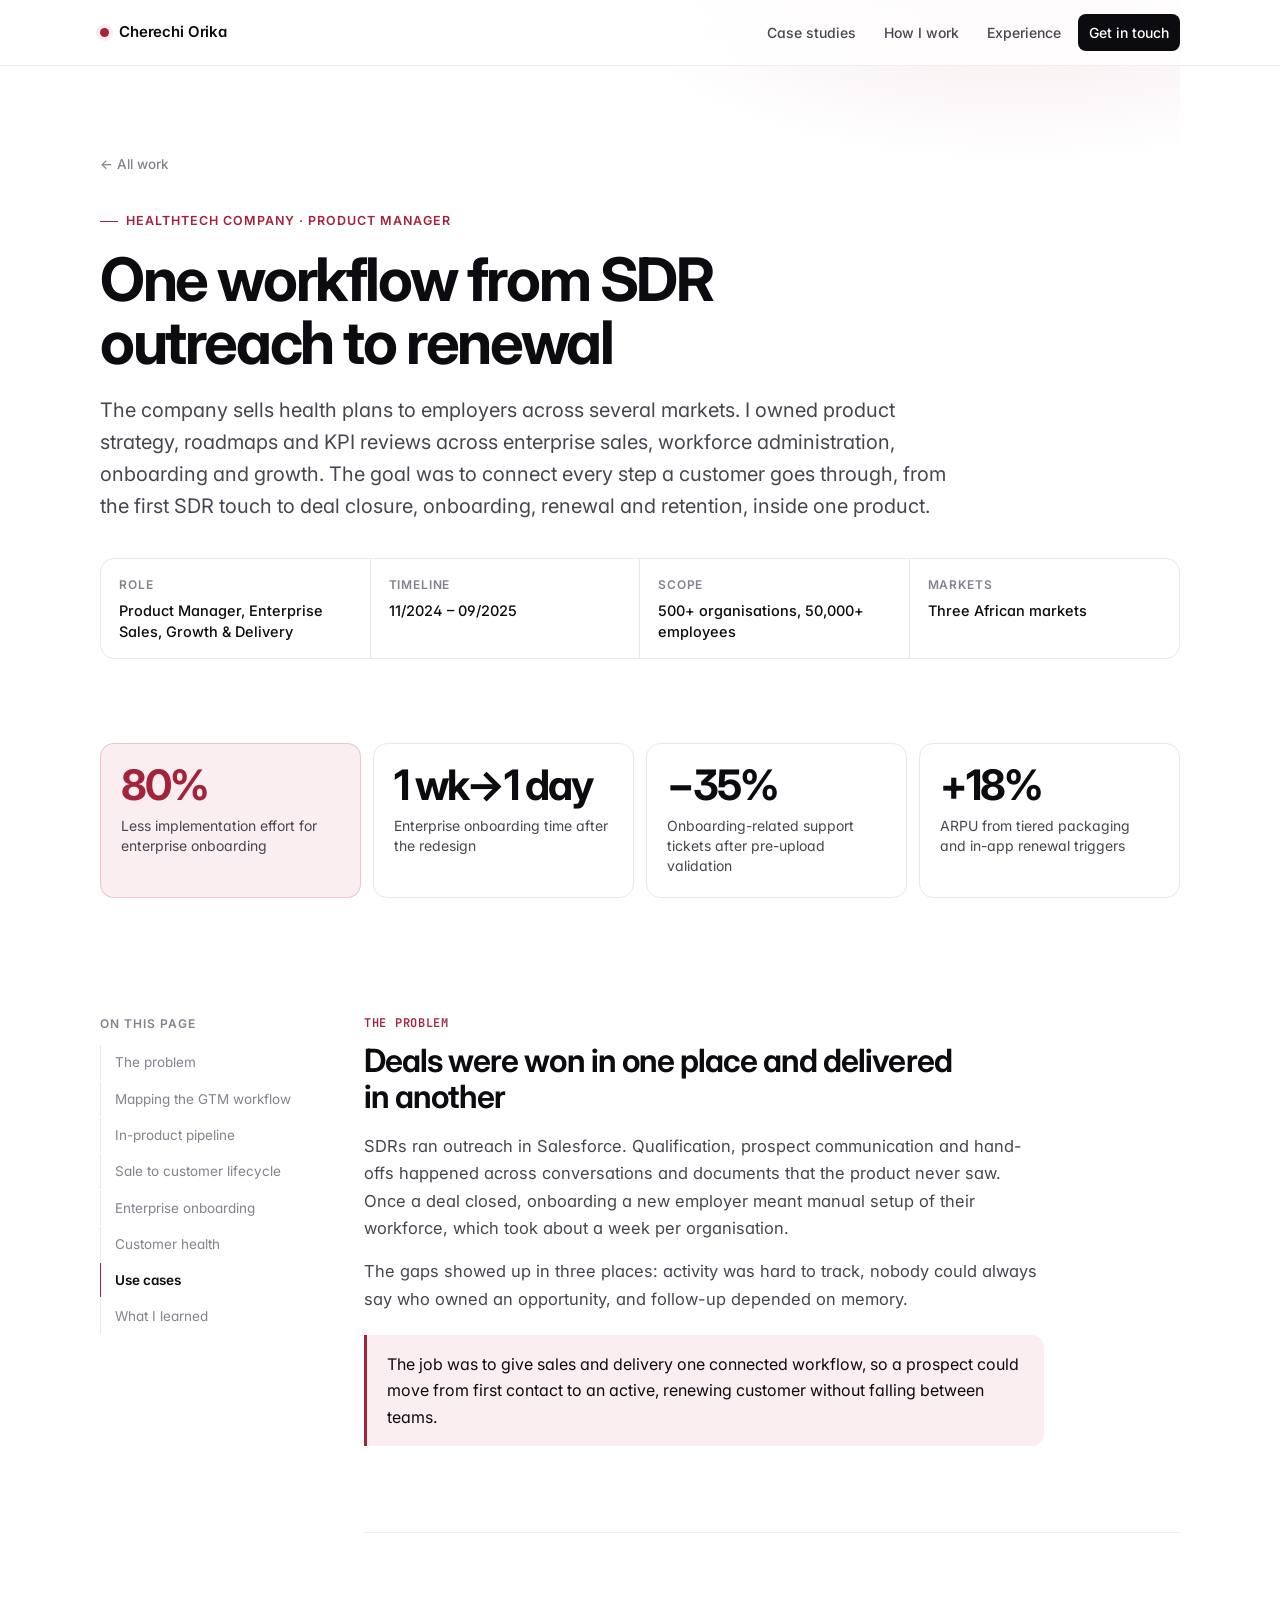
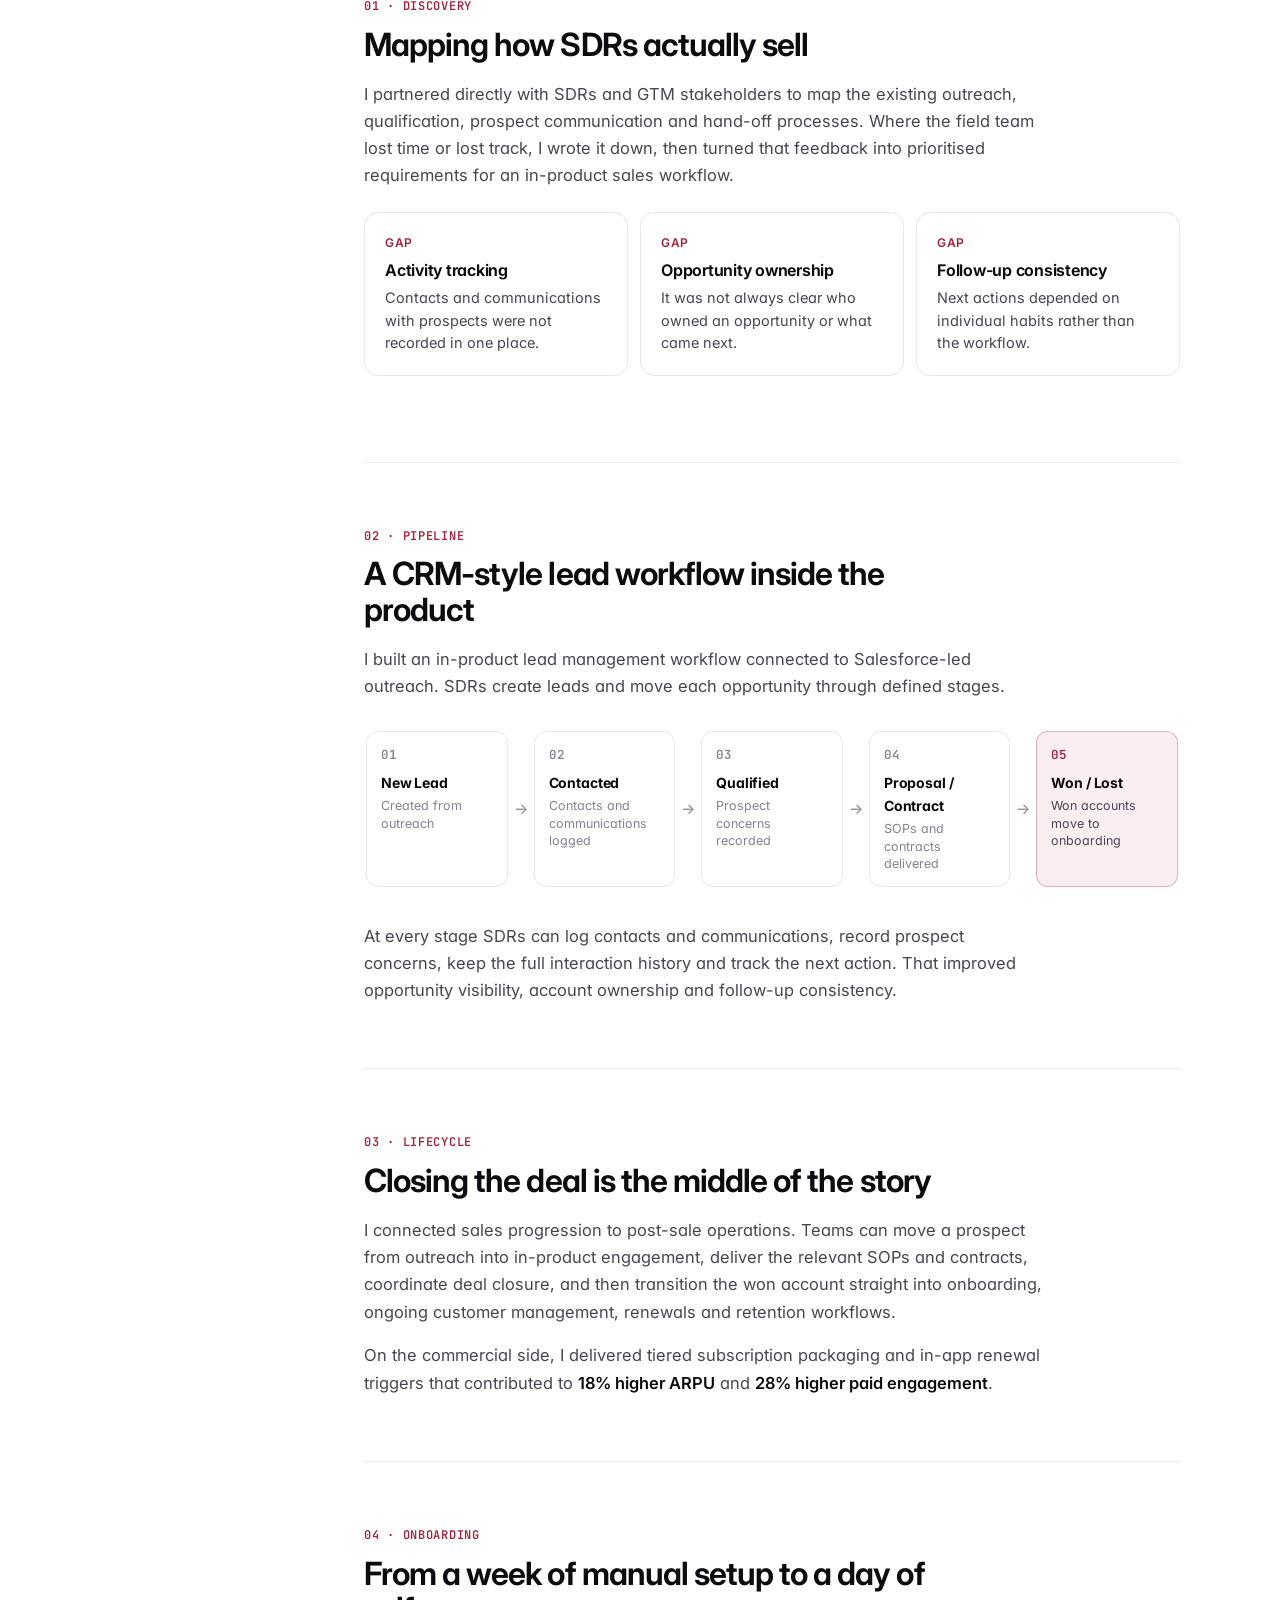
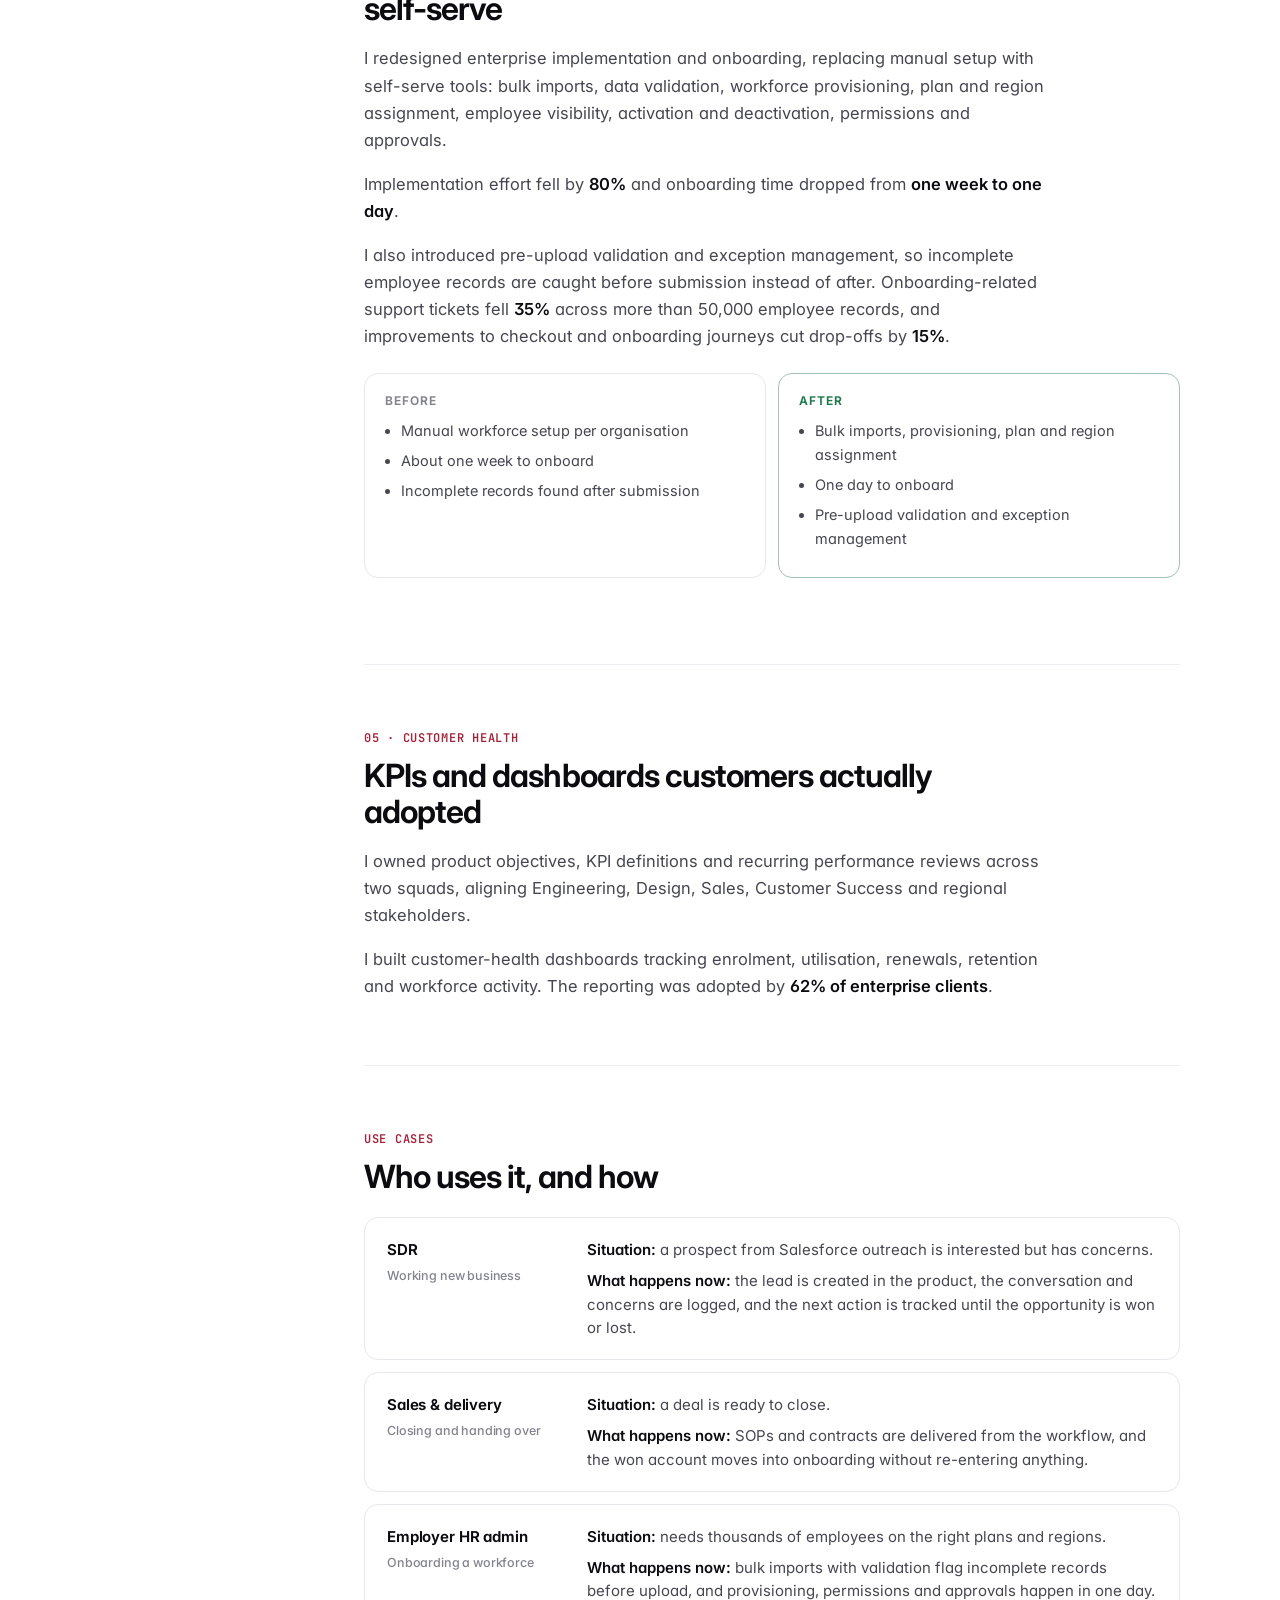
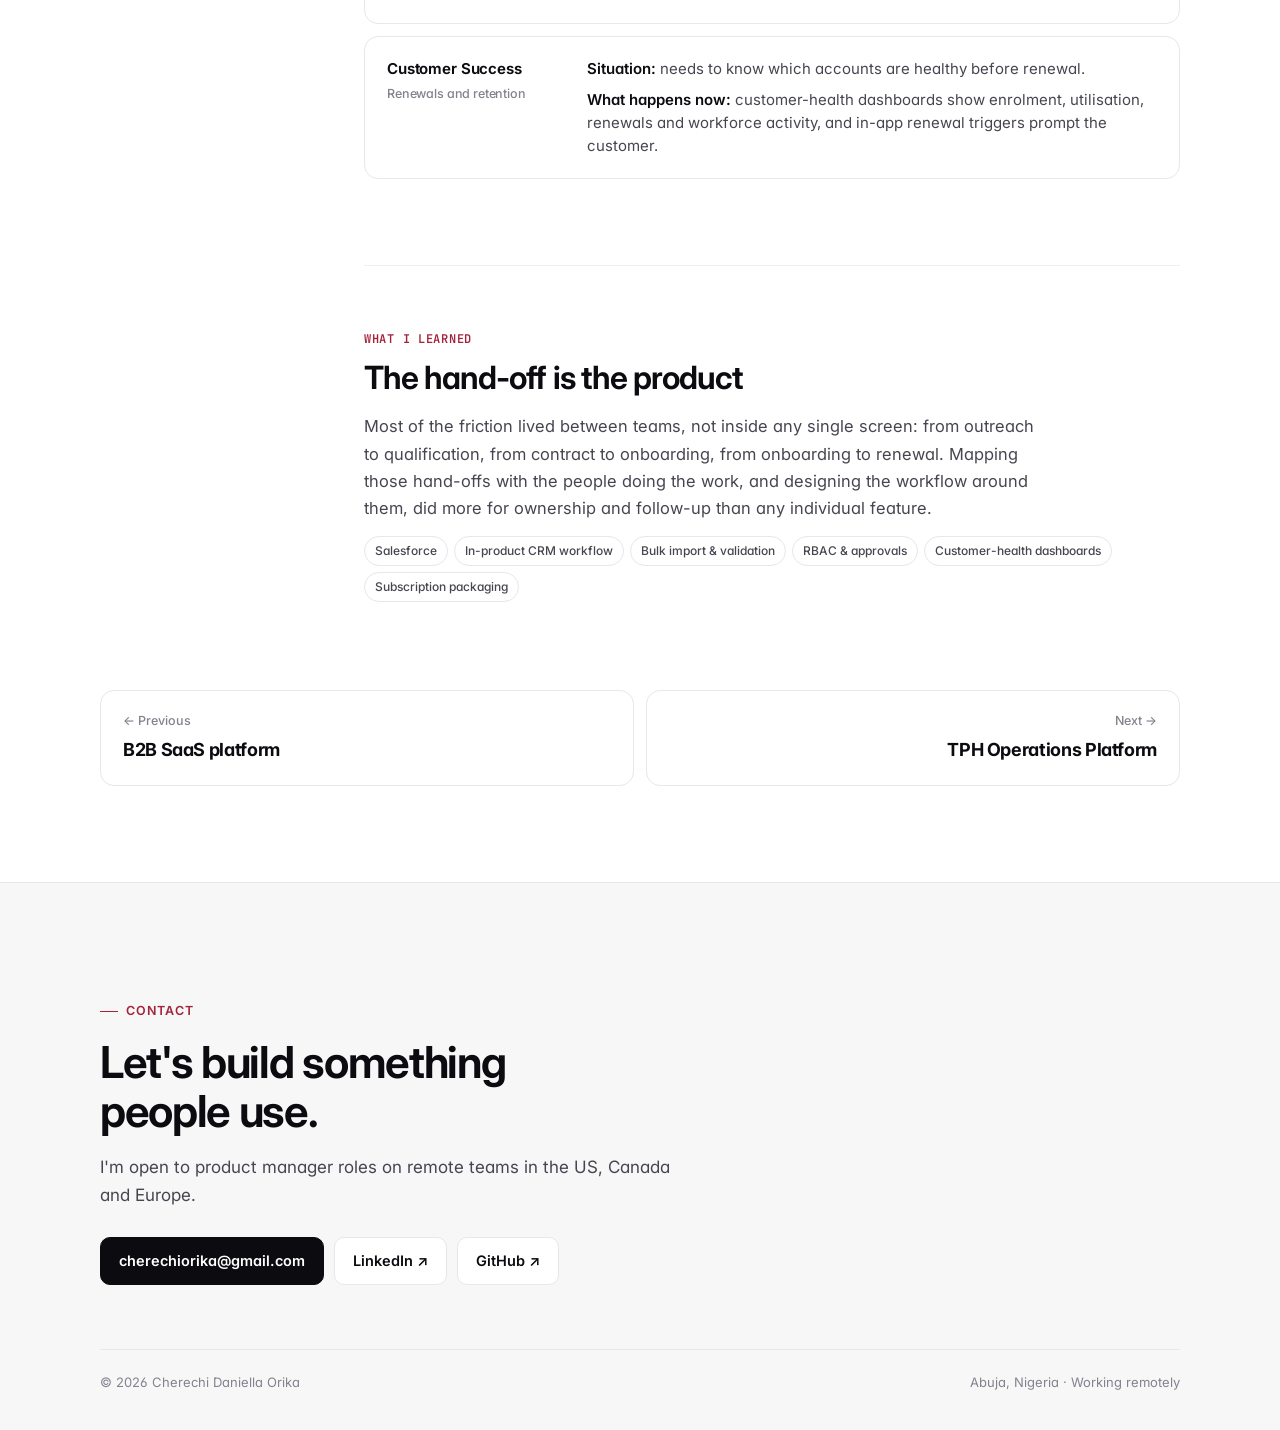
<file: work/healthtech-enterprise.html>
<!doctype html>
<html lang="en">
<head>
<meta charset="utf-8">
<meta name="viewport" content="width=device-width, initial-scale=1">
<title>HealthTech Enterprise · Cherechi Orika</title>
<meta name="description" content="How Cherechi Orika connected SDR outreach, deal closure, enterprise onboarding and renewals into one workflow at a HealthTech company.">
<link rel="preconnect" href="https://fonts.googleapis.com"><link rel="preconnect" href="https://fonts.gstatic.com" crossorigin>
<link rel="stylesheet" href="https://fonts.googleapis.com/css2?family=Inter:wght@400;500;600;700&family=JetBrains+Mono:wght@500;600&display=swap">
<link rel="stylesheet" href="../assets/site.css">
</head>
<body>

<header class="nav">
  <div class="nav-in">
    <a class="brand" href="../index.html"><span class="dot"></span>Cherechi Orika</a>
    <nav class="nav-links">
      <a href="../index.html#work">Case studies</a>
      <a class="hide-sm" href="../index.html#approach">How I work</a>
      <a class="hide-sm" href="../index.html#experience">Experience</a>
      <a class="cta" href="#contact">Get in touch</a>
    </nav>
  </div>
</header>

<main class="wrap">
  <section class="cs-hero">
    <a class="crumb" href="../index.html#work">← All work</a>
    <div><span class="eyebrow">HealthTech company · Product Manager</span></div>
    <h1>One workflow from SDR outreach to renewal</h1>
    <p class="lead">The company sells health plans to employers across several markets. I owned product strategy, roadmaps and KPI reviews across enterprise sales, workforce administration, onboarding and growth. The goal was to connect every step a customer goes through, from the first SDR touch to deal closure, onboarding, renewal and retention, inside one product.</p>
    <dl class="facts">
      <div class="fact"><dt>Role</dt><dd>Product Manager, Enterprise Sales, Growth &amp; Delivery</dd></div>
      <div class="fact"><dt>Timeline</dt><dd>11/2024 – 09/2025</dd></div>
      <div class="fact"><dt>Scope</dt><dd>500+ organisations, 50,000+ employees</dd></div>
      <div class="fact"><dt>Markets</dt><dd>Three African markets</dd></div>
    </dl>
  </section>

  <div class="results">
    <div class="result dark"><div class="m-num">80%</div><div class="m-label">Less implementation effort for enterprise onboarding</div></div>
    <div class="result"><div class="m-num">1 wk→1 day</div><div class="m-label">Enterprise onboarding time after the redesign</div></div>
    <div class="result"><div class="m-num">−35%</div><div class="m-label">Onboarding-related support tickets after pre-upload validation</div></div>
    <div class="result"><div class="m-num">+18%</div><div class="m-label">ARPU from tiered packaging and in-app renewal triggers</div></div>
  </div>

  <div class="cs-layout">
    <aside class="toc">
      <div class="toc-t">On this page</div>
      <a href="#problem">The problem</a>
      <a href="#gtm">Mapping the GTM workflow</a>
      <a href="#pipeline">In-product pipeline</a>
      <a href="#postsale">Sale to customer lifecycle</a>
      <a href="#onboarding">Enterprise onboarding</a>
      <a href="#health">Customer health</a>
      <a href="#usecases">Use cases</a>
      <a href="#learned">What I learned</a>
    </aside>

    <article class="article">
      <section class="block" id="problem">
        <div class="block-k">The problem</div>
        <h2>Deals were won in one place and delivered in another</h2>
        <div class="prose">
          <p>SDRs ran outreach in Salesforce. Qualification, prospect communication and hand-offs happened across conversations and documents that the product never saw. Once a deal closed, onboarding a new employer meant manual setup of their workforce, which took about a week per organisation.</p>
          <p>The gaps showed up in three places: activity was hard to track, nobody could always say who owned an opportunity, and follow-up depended on memory.</p>
        </div>
        <div class="callout">The job was to give sales and delivery one connected workflow, so a prospect could move from first contact to an active, renewing customer without falling between teams.</div>
      </section>

      <section class="block" id="gtm">
        <div class="block-k">01 · Discovery</div>
        <h2>Mapping how SDRs actually sell</h2>
        <div class="prose">
          <p>I partnered directly with SDRs and GTM stakeholders to map the existing outreach, qualification, prospect communication and hand-off processes. Where the field team lost time or lost track, I wrote it down, then turned that feedback into prioritised requirements for an in-product sales workflow.</p>
        </div>
        <div class="cards three">
          <div class="dcard"><span class="k">Gap</span><h4>Activity tracking</h4><p>Contacts and communications with prospects were not recorded in one place.</p></div>
          <div class="dcard"><span class="k">Gap</span><h4>Opportunity ownership</h4><p>It was not always clear who owned an opportunity or what came next.</p></div>
          <div class="dcard"><span class="k">Gap</span><h4>Follow-up consistency</h4><p>Next actions depended on individual habits rather than the workflow.</p></div>
        </div>
      </section>

      <section class="block" id="pipeline">
        <div class="block-k">02 · Pipeline</div>
        <h2>A CRM-style lead workflow inside the product</h2>
        <div class="prose">
          <p>I built an in-product lead management workflow connected to Salesforce-led outreach. SDRs create leads and move each opportunity through defined stages.</p>
        </div>
        <div class="flow">
          <div class="flow-step"><span class="flow-n">01</span><b>New Lead</b><span>Created from outreach</span></div>
          <div class="flow-step"><span class="flow-n">02</span><b>Contacted</b><span>Contacts and communications logged</span></div>
          <div class="flow-step"><span class="flow-n">03</span><b>Qualified</b><span>Prospect concerns recorded</span></div>
          <div class="flow-step"><span class="flow-n">04</span><b>Proposal / Contract</b><span>SOPs and contracts delivered</span></div>
          <div class="flow-step hot"><span class="flow-n">05</span><b>Won / Lost</b><span>Won accounts move to onboarding</span></div>
        </div>
        <div class="prose">
          <p>At every stage SDRs can log contacts and communications, record prospect concerns, keep the full interaction history and track the next action. That improved opportunity visibility, account ownership and follow-up consistency.</p>
        </div>
      </section>

      <section class="block" id="postsale">
        <div class="block-k">03 · Lifecycle</div>
        <h2>Closing the deal is the middle of the story</h2>
        <div class="prose">
          <p>I connected sales progression to post-sale operations. Teams can move a prospect from outreach into in-product engagement, deliver the relevant SOPs and contracts, coordinate deal closure, and then transition the won account straight into onboarding, ongoing customer management, renewals and retention workflows.</p>
          <p>On the commercial side, I delivered tiered subscription packaging and in-app renewal triggers that contributed to <strong>18% higher ARPU</strong> and <strong>28% higher paid engagement</strong>.</p>
        </div>
      </section>

      <section class="block" id="onboarding">
        <div class="block-k">04 · Onboarding</div>
        <h2>From a week of manual setup to a day of self-serve</h2>
        <div class="prose">
          <p>I redesigned enterprise implementation and onboarding, replacing manual setup with self-serve tools: bulk imports, data validation, workforce provisioning, plan and region assignment, employee visibility, activation and deactivation, permissions and approvals.</p>
          <p>Implementation effort fell by <strong>80%</strong> and onboarding time dropped from <strong>one week to one day</strong>.</p>
          <p>I also introduced pre-upload validation and exception management, so incomplete employee records are caught before submission instead of after. Onboarding-related support tickets fell <strong>35%</strong> across more than 50,000 employee records, and improvements to checkout and onboarding journeys cut drop-offs by <strong>15%</strong>.</p>
        </div>
        <div class="ba">
          <div><h4>Before</h4><ul><li>Manual workforce setup per organisation</li><li>About one week to onboard</li><li>Incomplete records found after submission</li></ul></div>
          <div class="after"><h4>After</h4><ul><li>Bulk imports, provisioning, plan and region assignment</li><li>One day to onboard</li><li>Pre-upload validation and exception management</li></ul></div>
        </div>
      </section>

      <section class="block" id="health">
        <div class="block-k">05 · Customer health</div>
        <h2>KPIs and dashboards customers actually adopted</h2>
        <div class="prose">
          <p>I owned product objectives, KPI definitions and recurring performance reviews across two squads, aligning Engineering, Design, Sales, Customer Success and regional stakeholders.</p>
          <p>I built customer-health dashboards tracking enrolment, utilisation, renewals, retention and workforce activity. The reporting was adopted by <strong>62% of enterprise clients</strong>.</p>
        </div>
      </section>

      <section class="block" id="usecases">
        <div class="block-k">Use cases</div>
        <h2>Who uses it, and how</h2>
        <div class="usecases">
          <div class="uc"><div class="uc-who">SDR<small>Working new business</small></div><div><p><b>Situation:</b> a prospect from Salesforce outreach is interested but has concerns.</p><p><b>What happens now:</b> the lead is created in the product, the conversation and concerns are logged, and the next action is tracked until the opportunity is won or lost.</p></div></div>
          <div class="uc"><div class="uc-who">Sales &amp; delivery<small>Closing and handing over</small></div><div><p><b>Situation:</b> a deal is ready to close.</p><p><b>What happens now:</b> SOPs and contracts are delivered from the workflow, and the won account moves into onboarding without re-entering anything.</p></div></div>
          <div class="uc"><div class="uc-who">Employer HR admin<small>Onboarding a workforce</small></div><div><p><b>Situation:</b> needs thousands of employees on the right plans and regions.</p><p><b>What happens now:</b> bulk imports with validation flag incomplete records before upload, and provisioning, permissions and approvals happen in one day.</p></div></div>
          <div class="uc"><div class="uc-who">Customer Success<small>Renewals and retention</small></div><div><p><b>Situation:</b> needs to know which accounts are healthy before renewal.</p><p><b>What happens now:</b> customer-health dashboards show enrolment, utilisation, renewals and workforce activity, and in-app renewal triggers prompt the customer.</p></div></div>
        </div>
      </section>

      <section class="block" id="learned">
        <div class="block-k">What I learned</div>
        <h2>The hand-off is the product</h2>
        <div class="prose">
          <p>Most of the friction lived between teams, not inside any single screen: from outreach to qualification, from contract to onboarding, from onboarding to renewal. Mapping those hand-offs with the people doing the work, and designing the workflow around them, did more for ownership and follow-up than any individual feature.</p>
        </div>
        <div class="stack"><span class="chip">Salesforce</span><span class="chip">In-product CRM workflow</span><span class="chip">Bulk import &amp; validation</span><span class="chip">RBAC &amp; approvals</span><span class="chip">Customer-health dashboards</span><span class="chip">Subscription packaging</span></div>
      </section>
    </article>
  </div>

  <nav class="next-prev">
    <a class="np" href="b2b-saas-platform.html"><small>← Previous</small><b>B2B SaaS platform</b></a>
    <a class="np r" href="tph-operations-platform.html"><small>Next →</small><b>TPH Operations Platform</b></a>
  </nav>
</main>

<footer class="footer" id="contact">
  <div class="wrap">
    <span class="eyebrow">Contact</span>
    <h2 class="h-lg" style="margin:16px 0 14px">Let's build something people use.</h2>
    <p>I'm open to product manager roles on remote teams in the US, Canada and Europe.</p>
    <div class="btns" style="margin-top:28px">
      <a class="btn primary" href="mailto:cherechiorika@gmail.com">cherechiorika@gmail.com</a>
      <a class="btn" href="https://www.linkedin.com/in/cherechi-orika/" target="_blank" rel="noopener">LinkedIn ↗</a>
      <a class="btn" href="https://github.com/orika-cherechi" target="_blank" rel="noopener">GitHub ↗</a>
    </div>
    <div class="foot-fine"><span>© 2026 Cherechi Daniella Orika</span><span>Abuja, Nigeria · Working remotely</span></div>
  </div>
</footer>

<div id="lightbox"><button class="lb-close" aria-label="Close">✕</button><img alt=""><div class="lb-cap"></div></div>
<script src="../assets/site.js"></script>
</body>
</html>
</file>
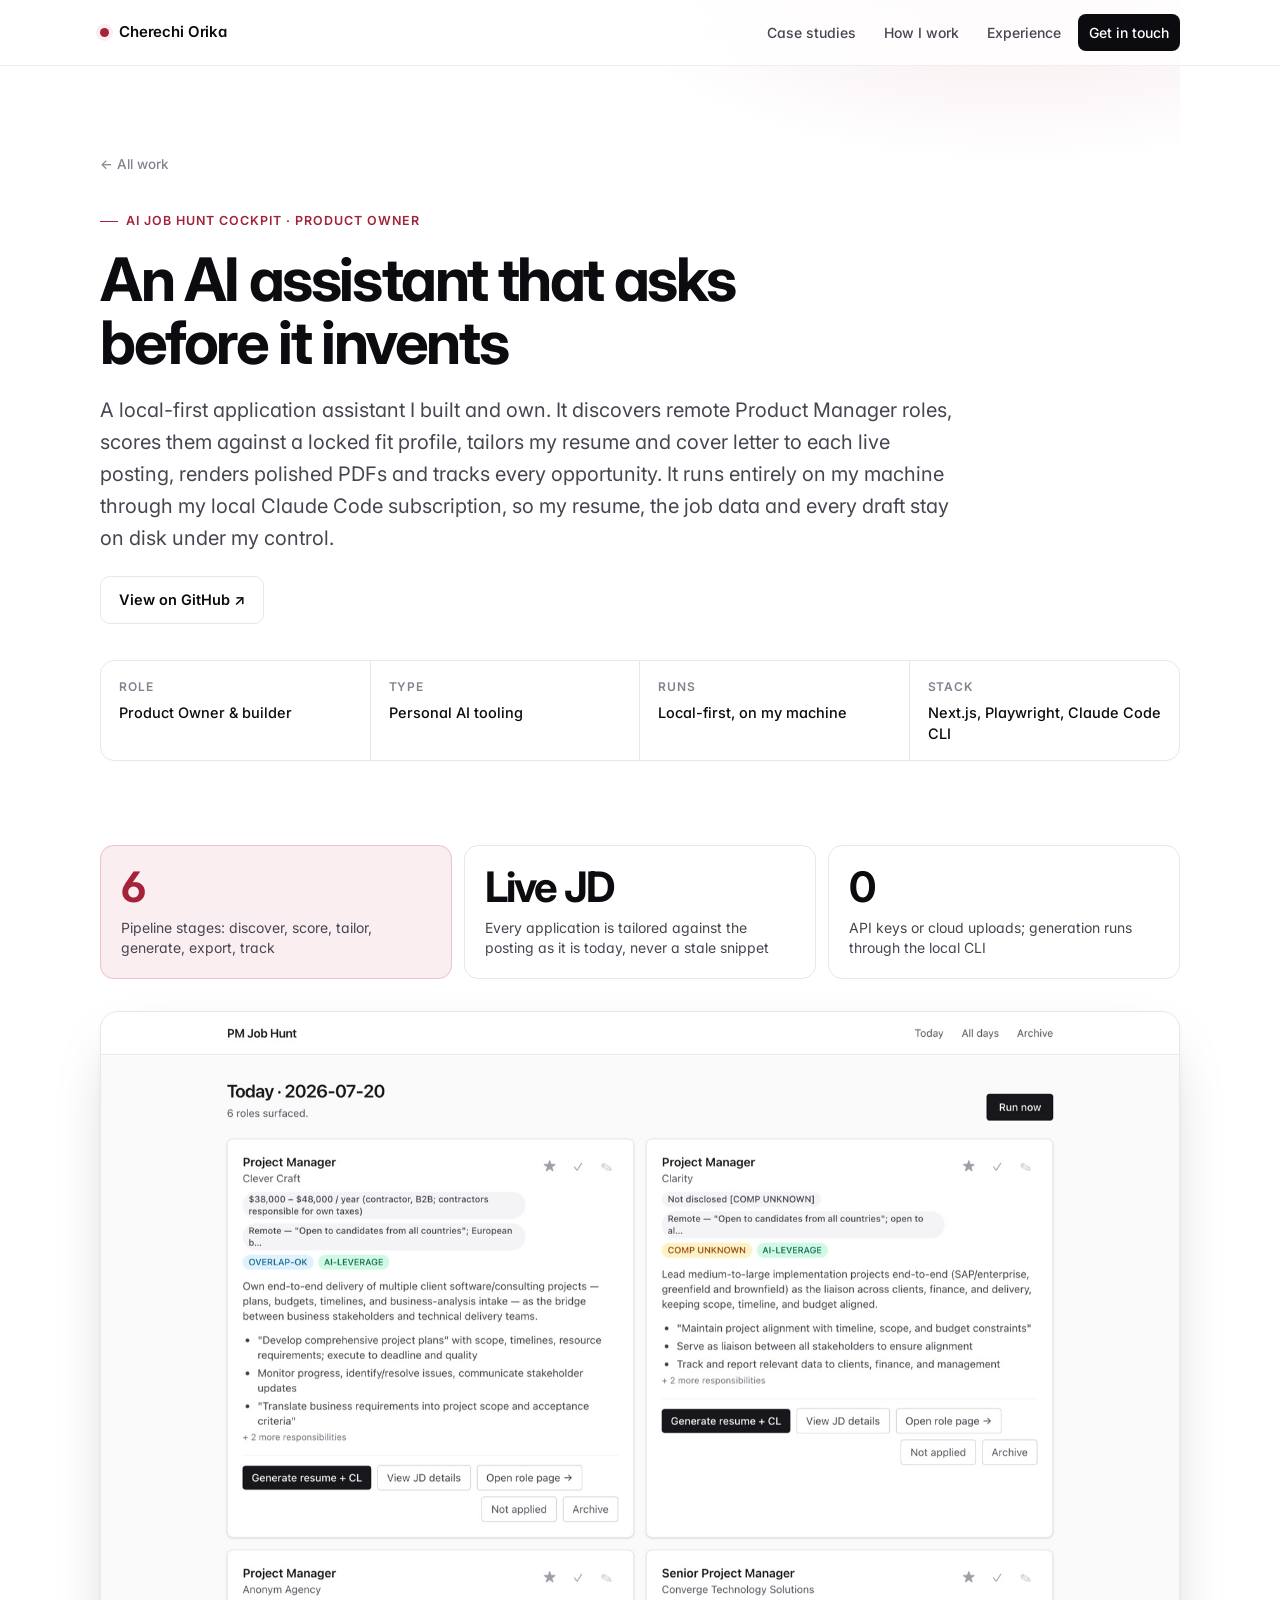
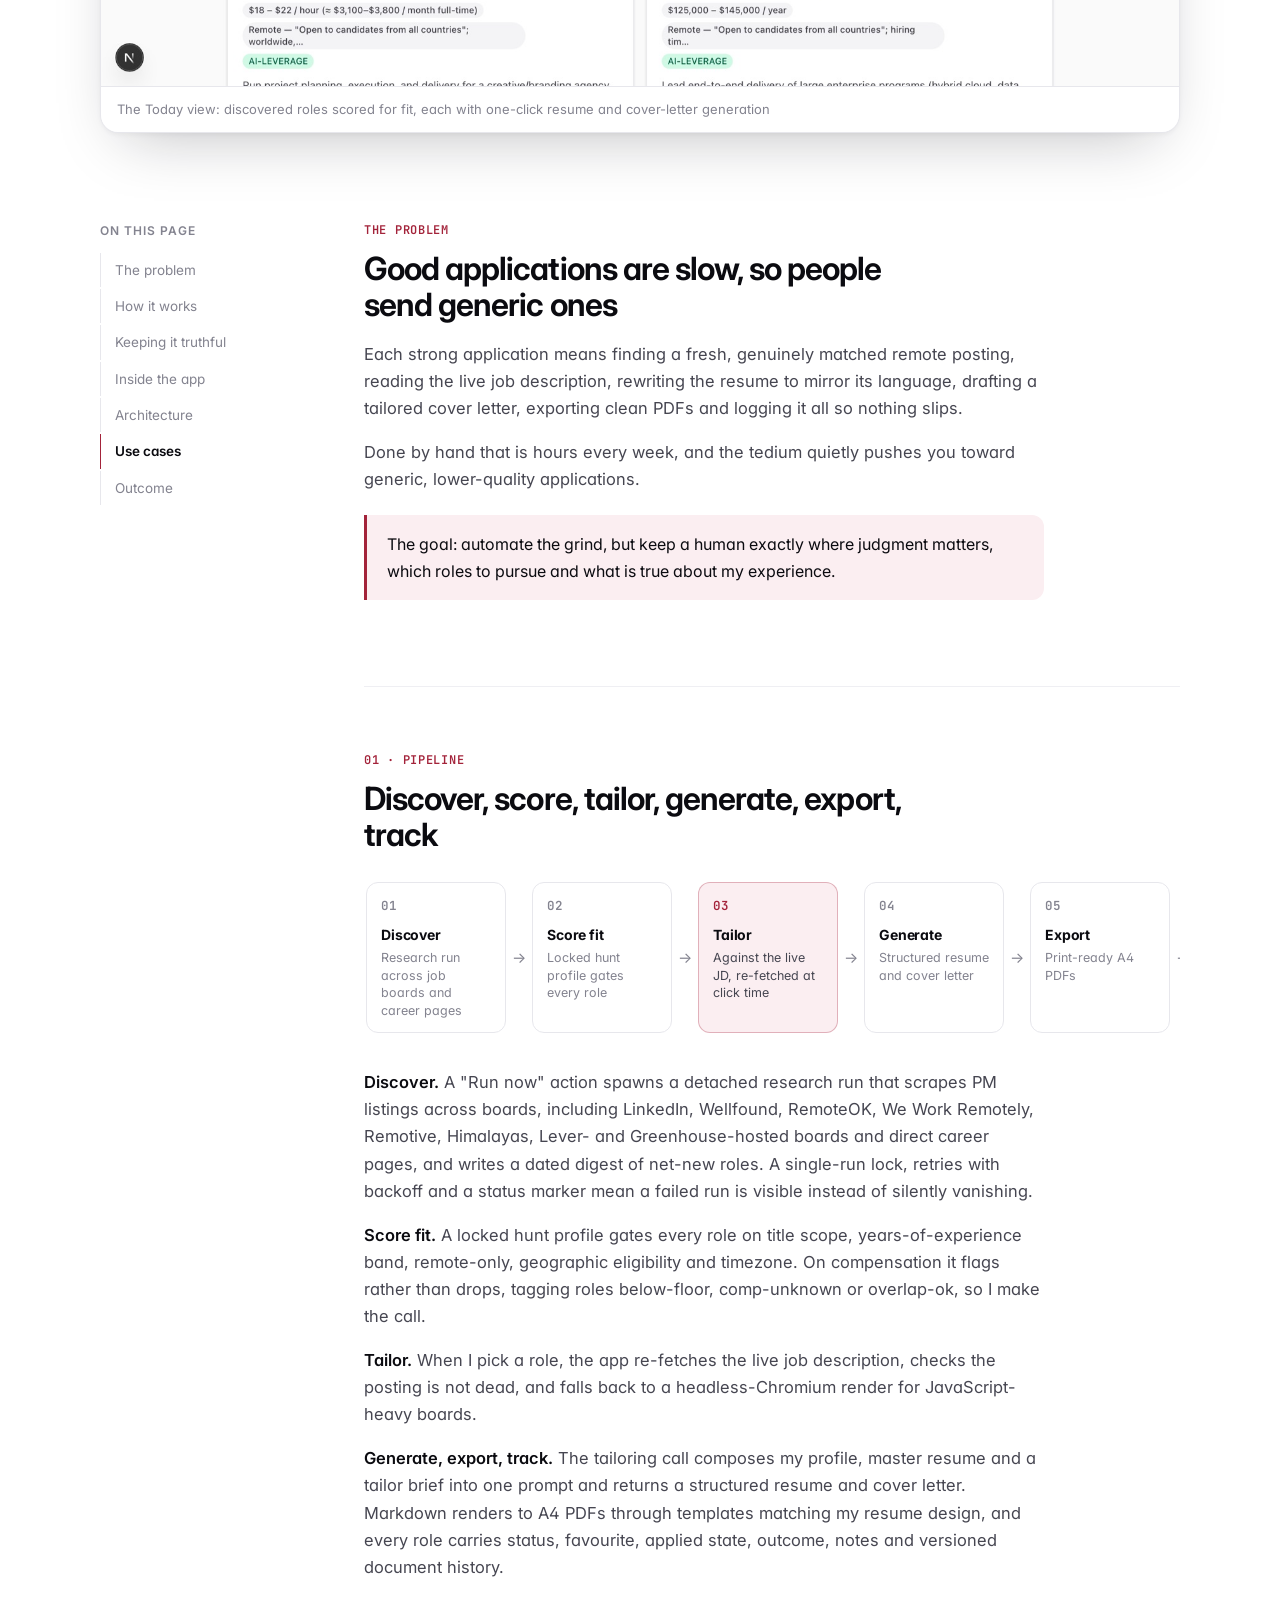
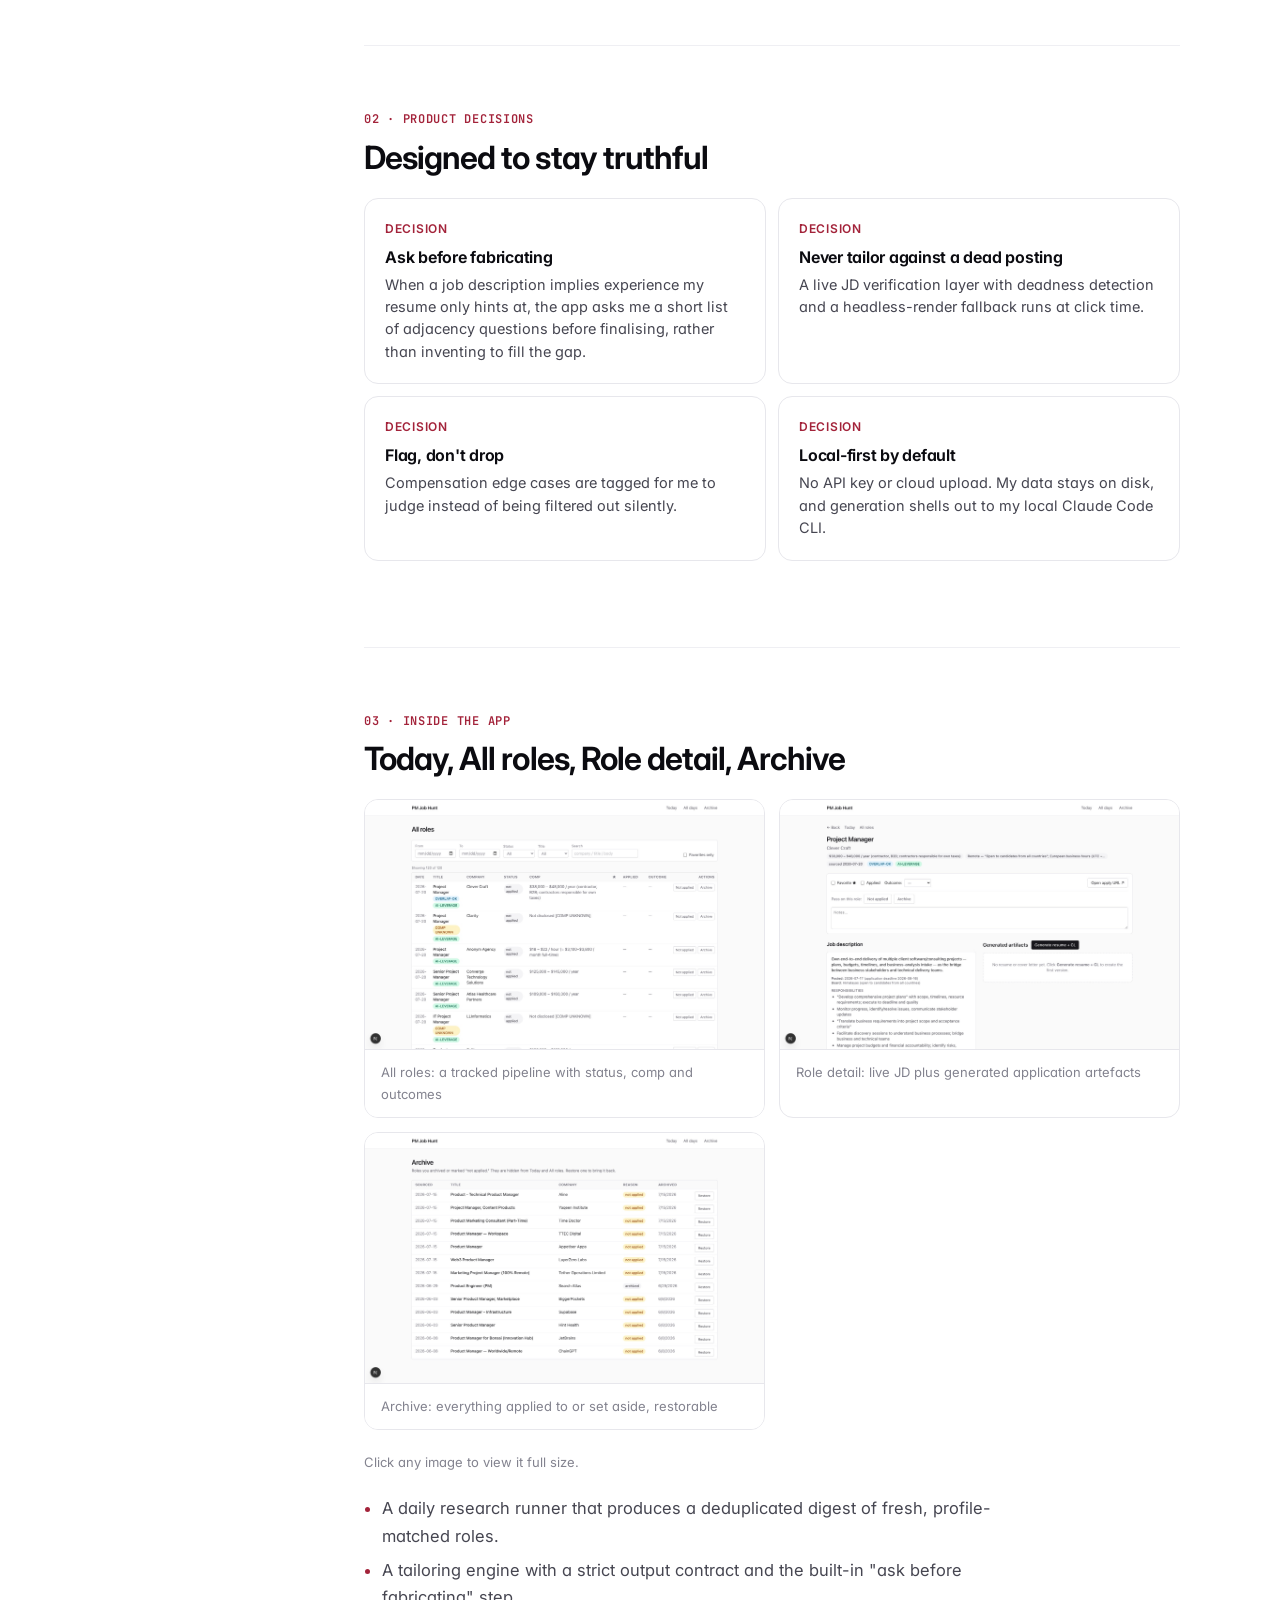
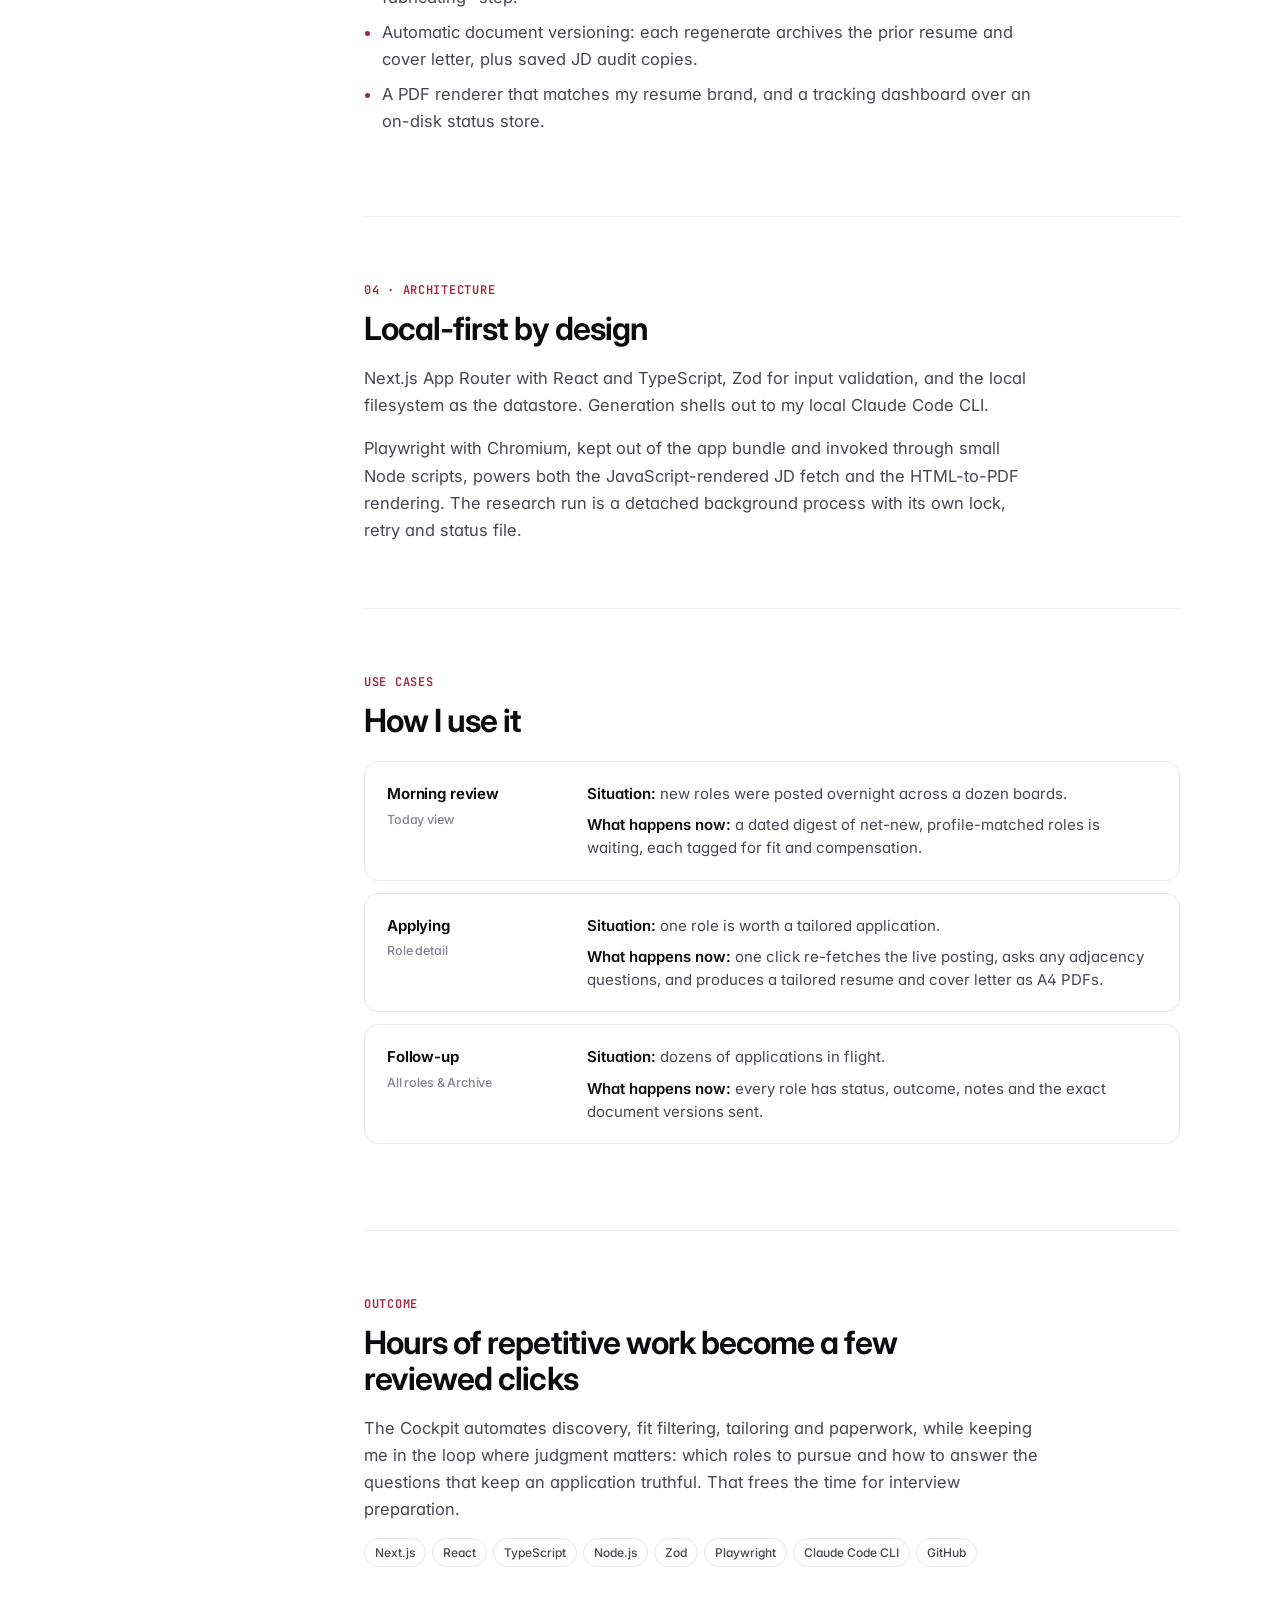
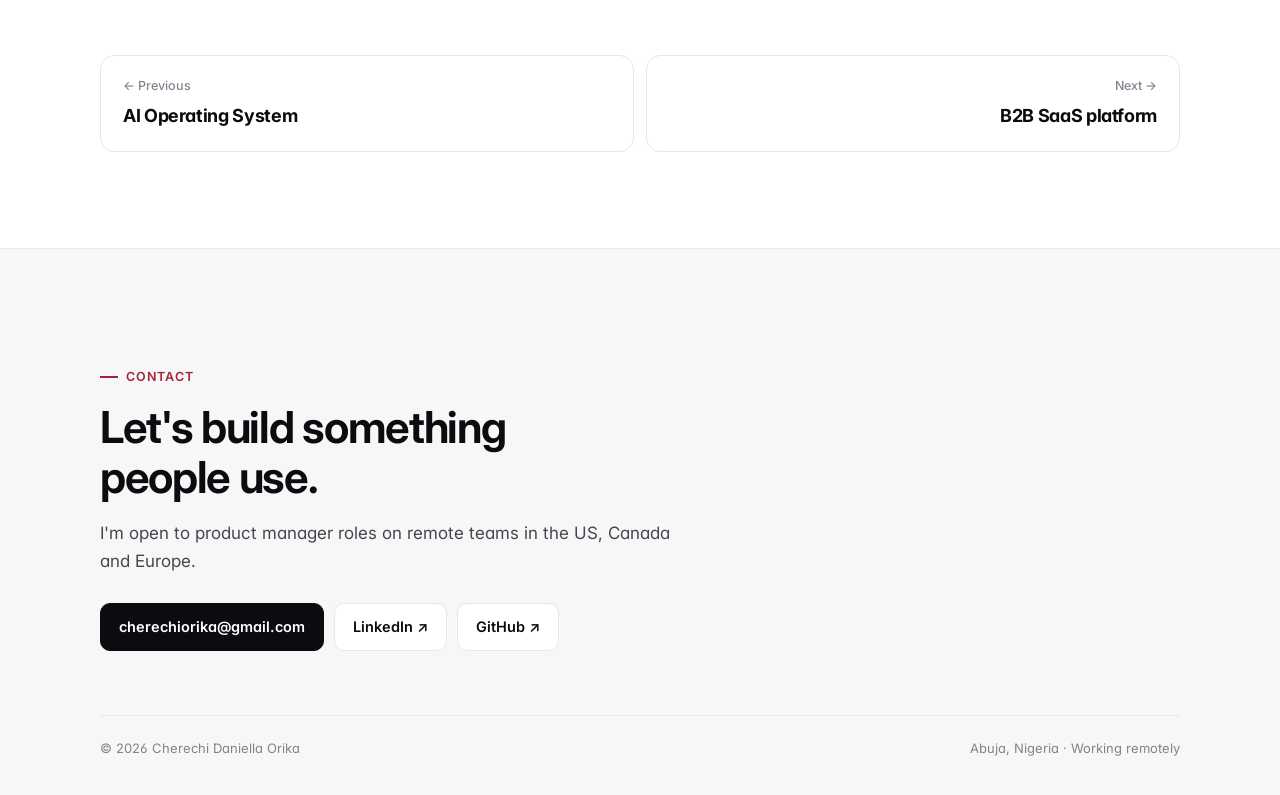
<file: work/job-hunt-cockpit.html>
<!doctype html>
<html lang="en">
<head>
<meta charset="utf-8">
<meta name="viewport" content="width=device-width, initial-scale=1">
<title>AI Job Hunt Cockpit · Cherechi Orika</title>
<meta name="description" content="A local-first AI application assistant built by Cherechi Orika: discovers PM roles, scores fit, tailors resumes against the live posting and asks before it invents.">
<link rel="preconnect" href="https://fonts.googleapis.com"><link rel="preconnect" href="https://fonts.gstatic.com" crossorigin>
<link rel="stylesheet" href="https://fonts.googleapis.com/css2?family=Inter:wght@400;500;600;700&family=JetBrains+Mono:wght@500;600&display=swap">
<link rel="stylesheet" href="../assets/site.css">
</head>
<body>

<header class="nav">
  <div class="nav-in">
    <a class="brand" href="../index.html"><span class="dot"></span>Cherechi Orika</a>
    <nav class="nav-links">
      <a href="../index.html#work">Case studies</a>
      <a class="hide-sm" href="../index.html#approach">How I work</a>
      <a class="hide-sm" href="../index.html#experience">Experience</a>
      <a class="cta" href="#contact">Get in touch</a>
    </nav>
  </div>
</header>

<main class="wrap">
  <section class="cs-hero">
    <a class="crumb" href="../index.html#work">← All work</a>
    <div><span class="eyebrow">AI Job Hunt Cockpit · Product Owner</span></div>
    <h1>An AI assistant that asks before it invents</h1>
    <p class="lead">A local-first application assistant I built and own. It discovers remote Product Manager roles, scores them against a locked fit profile, tailors my resume and cover letter to each live posting, renders polished PDFs and tracks every opportunity. It runs entirely on my machine through my local Claude Code subscription, so my resume, the job data and every draft stay on disk under my control.</p>
    <div class="btns" style="margin-top:22px"><a class="btn" href="https://github.com/orika-cherechi/job-hunt-cockpit" target="_blank" rel="noopener">View on GitHub ↗</a></div>
    <dl class="facts">
      <div class="fact"><dt>Role</dt><dd>Product Owner &amp; builder</dd></div>
      <div class="fact"><dt>Type</dt><dd>Personal AI tooling</dd></div>
      <div class="fact"><dt>Runs</dt><dd>Local-first, on my machine</dd></div>
      <div class="fact"><dt>Stack</dt><dd>Next.js, Playwright, Claude Code CLI</dd></div>
    </dl>
  </section>

  <div class="results">
    <div class="result dark"><div class="m-num">6</div><div class="m-label">Pipeline stages: discover, score, tailor, generate, export, track</div></div>
    <div class="result"><div class="m-num">Live JD</div><div class="m-label">Every application is tailored against the posting as it is today, never a stale snippet</div></div>
    <div class="result"><div class="m-num">0</div><div class="m-label">API keys or cloud uploads; generation runs through the local CLI</div></div>
  </div>

  <figure class="cover">
    <img src="../assets/img/jh-dashboard.jpg" data-full="../assets/shots/jh-01-dashboard.png" alt="Job hunt dashboard with role cards and fit tags">
    <figcaption>The Today view: discovered roles scored for fit, each with one-click resume and cover-letter generation</figcaption>
  </figure>

  <div class="cs-layout">
    <aside class="toc">
      <div class="toc-t">On this page</div>
      <a href="#problem">The problem</a>
      <a href="#pipeline">How it works</a>
      <a href="#honest">Keeping it truthful</a>
      <a href="#inside">Inside the app</a>
      <a href="#architecture">Architecture</a>
      <a href="#usecases">Use cases</a>
      <a href="#outcome">Outcome</a>
    </aside>

    <article class="article">
      <section class="block" id="problem">
        <div class="block-k">The problem</div>
        <h2>Good applications are slow, so people send generic ones</h2>
        <div class="prose">
          <p>Each strong application means finding a fresh, genuinely matched remote posting, reading the live job description, rewriting the resume to mirror its language, drafting a tailored cover letter, exporting clean PDFs and logging it all so nothing slips.</p>
          <p>Done by hand that is hours every week, and the tedium quietly pushes you toward generic, lower-quality applications.</p>
        </div>
        <div class="callout">The goal: automate the grind, but keep a human exactly where judgment matters, which roles to pursue and what is true about my experience.</div>
      </section>

      <section class="block" id="pipeline">
        <div class="block-k">01 · Pipeline</div>
        <h2>Discover, score, tailor, generate, export, track</h2>
        <div class="flow">
          <div class="flow-step"><span class="flow-n">01</span><b>Discover</b><span>Research run across job boards and career pages</span></div>
          <div class="flow-step"><span class="flow-n">02</span><b>Score fit</b><span>Locked hunt profile gates every role</span></div>
          <div class="flow-step hot"><span class="flow-n">03</span><b>Tailor</b><span>Against the live JD, re-fetched at click time</span></div>
          <div class="flow-step"><span class="flow-n">04</span><b>Generate</b><span>Structured resume and cover letter</span></div>
          <div class="flow-step"><span class="flow-n">05</span><b>Export</b><span>Print-ready A4 PDFs</span></div>
          <div class="flow-step"><span class="flow-n">06</span><b>Track</b><span>Status, outcome, notes, versions</span></div>
        </div>
        <div class="prose">
          <p><strong>Discover.</strong> A "Run now" action spawns a detached research run that scrapes PM listings across boards, including LinkedIn, Wellfound, RemoteOK, We Work Remotely, Remotive, Himalayas, Lever- and Greenhouse-hosted boards and direct career pages, and writes a dated digest of net-new roles. A single-run lock, retries with backoff and a status marker mean a failed run is visible instead of silently vanishing.</p>
          <p><strong>Score fit.</strong> A locked hunt profile gates every role on title scope, years-of-experience band, remote-only, geographic eligibility and timezone. On compensation it flags rather than drops, tagging roles below-floor, comp-unknown or overlap-ok, so I make the call.</p>
          <p><strong>Tailor.</strong> When I pick a role, the app re-fetches the live job description, checks the posting is not dead, and falls back to a headless-Chromium render for JavaScript-heavy boards.</p>
          <p><strong>Generate, export, track.</strong> The tailoring call composes my profile, master resume and a tailor brief into one prompt and returns a structured resume and cover letter. Markdown renders to A4 PDFs through templates matching my resume design, and every role carries status, favourite, applied state, outcome, notes and versioned document history.</p>
        </div>
      </section>

      <section class="block" id="honest">
        <div class="block-k">02 · Product decisions</div>
        <h2>Designed to stay truthful</h2>
        <div class="cards">
          <div class="dcard"><span class="k">Decision</span><h4>Ask before fabricating</h4><p>When a job description implies experience my resume only hints at, the app asks me a short list of adjacency questions before finalising, rather than inventing to fill the gap.</p></div>
          <div class="dcard"><span class="k">Decision</span><h4>Never tailor against a dead posting</h4><p>A live JD verification layer with deadness detection and a headless-render fallback runs at click time.</p></div>
          <div class="dcard"><span class="k">Decision</span><h4>Flag, don't drop</h4><p>Compensation edge cases are tagged for me to judge instead of being filtered out silently.</p></div>
          <div class="dcard"><span class="k">Decision</span><h4>Local-first by default</h4><p>No API key or cloud upload. My data stays on disk, and generation shells out to my local Claude Code CLI.</p></div>
        </div>
      </section>

      <section class="block" id="inside">
        <div class="block-k">03 · Inside the app</div>
        <h2>Today, All roles, Role detail, Archive</h2>
        <div class="shots">
          <figure class="shot"><img src="../assets/img/jh-all.jpg" data-full="../assets/shots/jh-02-all.png" alt="All roles table" loading="lazy"><figcaption>All roles: a tracked pipeline with status, comp and outcomes</figcaption></figure>
          <figure class="shot"><img src="../assets/img/jh-role.jpg" alt="Role detail page" loading="lazy"><figcaption>Role detail: live JD plus generated application artefacts</figcaption></figure>
          <figure class="shot"><img src="../assets/img/jh-archive.jpg" data-full="../assets/shots/jh-03-archive.png" alt="Archive view" loading="lazy"><figcaption>Archive: everything applied to or set aside, restorable</figcaption></figure>
        </div>
        <p class="hint">Click any image to view it full size.</p>
        <div class="prose" style="margin-top:22px">
          <ul>
            <li>A daily research runner that produces a deduplicated digest of fresh, profile-matched roles.</li>
            <li>A tailoring engine with a strict output contract and the built-in "ask before fabricating" step.</li>
            <li>Automatic document versioning: each regenerate archives the prior resume and cover letter, plus saved JD audit copies.</li>
            <li>A PDF renderer that matches my resume brand, and a tracking dashboard over an on-disk status store.</li>
          </ul>
        </div>
      </section>

      <section class="block" id="architecture">
        <div class="block-k">04 · Architecture</div>
        <h2>Local-first by design</h2>
        <div class="prose">
          <p>Next.js App Router with React and TypeScript, Zod for input validation, and the local filesystem as the datastore. Generation shells out to my local Claude Code CLI.</p>
          <p>Playwright with Chromium, kept out of the app bundle and invoked through small Node scripts, powers both the JavaScript-rendered JD fetch and the HTML-to-PDF rendering. The research run is a detached background process with its own lock, retry and status file.</p>
        </div>
      </section>

      <section class="block" id="usecases">
        <div class="block-k">Use cases</div>
        <h2>How I use it</h2>
        <div class="usecases">
          <div class="uc"><div class="uc-who">Morning review<small>Today view</small></div><div><p><b>Situation:</b> new roles were posted overnight across a dozen boards.</p><p><b>What happens now:</b> a dated digest of net-new, profile-matched roles is waiting, each tagged for fit and compensation.</p></div></div>
          <div class="uc"><div class="uc-who">Applying<small>Role detail</small></div><div><p><b>Situation:</b> one role is worth a tailored application.</p><p><b>What happens now:</b> one click re-fetches the live posting, asks any adjacency questions, and produces a tailored resume and cover letter as A4 PDFs.</p></div></div>
          <div class="uc"><div class="uc-who">Follow-up<small>All roles &amp; Archive</small></div><div><p><b>Situation:</b> dozens of applications in flight.</p><p><b>What happens now:</b> every role has status, outcome, notes and the exact document versions sent.</p></div></div>
        </div>
      </section>

      <section class="block" id="outcome">
        <div class="block-k">Outcome</div>
        <h2>Hours of repetitive work become a few reviewed clicks</h2>
        <div class="prose">
          <p>The Cockpit automates discovery, fit filtering, tailoring and paperwork, while keeping me in the loop where judgment matters: which roles to pursue and how to answer the questions that keep an application truthful. That frees the time for interview preparation.</p>
        </div>
        <div class="stack"><span class="chip">Next.js</span><span class="chip">React</span><span class="chip">TypeScript</span><span class="chip">Node.js</span><span class="chip">Zod</span><span class="chip">Playwright</span><span class="chip">Claude Code CLI</span><span class="chip">GitHub</span></div>
      </section>
    </article>
  </div>

  <nav class="next-prev">
    <a class="np" href="ai-operating-system.html"><small>← Previous</small><b>AI Operating System</b></a>
    <a class="np r" href="b2b-saas-platform.html"><small>Next →</small><b>B2B SaaS platform</b></a>
  </nav>
</main>

<footer class="footer" id="contact">
  <div class="wrap">
    <span class="eyebrow">Contact</span>
    <h2 class="h-lg" style="margin:16px 0 14px">Let's build something people use.</h2>
    <p>I'm open to product manager roles on remote teams in the US, Canada and Europe.</p>
    <div class="btns" style="margin-top:28px">
      <a class="btn primary" href="mailto:cherechiorika@gmail.com">cherechiorika@gmail.com</a>
      <a class="btn" href="https://www.linkedin.com/in/cherechi-orika/" target="_blank" rel="noopener">LinkedIn ↗</a>
      <a class="btn" href="https://github.com/orika-cherechi" target="_blank" rel="noopener">GitHub ↗</a>
    </div>
    <div class="foot-fine"><span>© 2026 Cherechi Daniella Orika</span><span>Abuja, Nigeria · Working remotely</span></div>
  </div>
</footer>

<div id="lightbox"><button class="lb-close" aria-label="Close">✕</button><img alt=""><div class="lb-cap"></div></div>
<script src="../assets/site.js"></script>
</body>
</html>
</file>
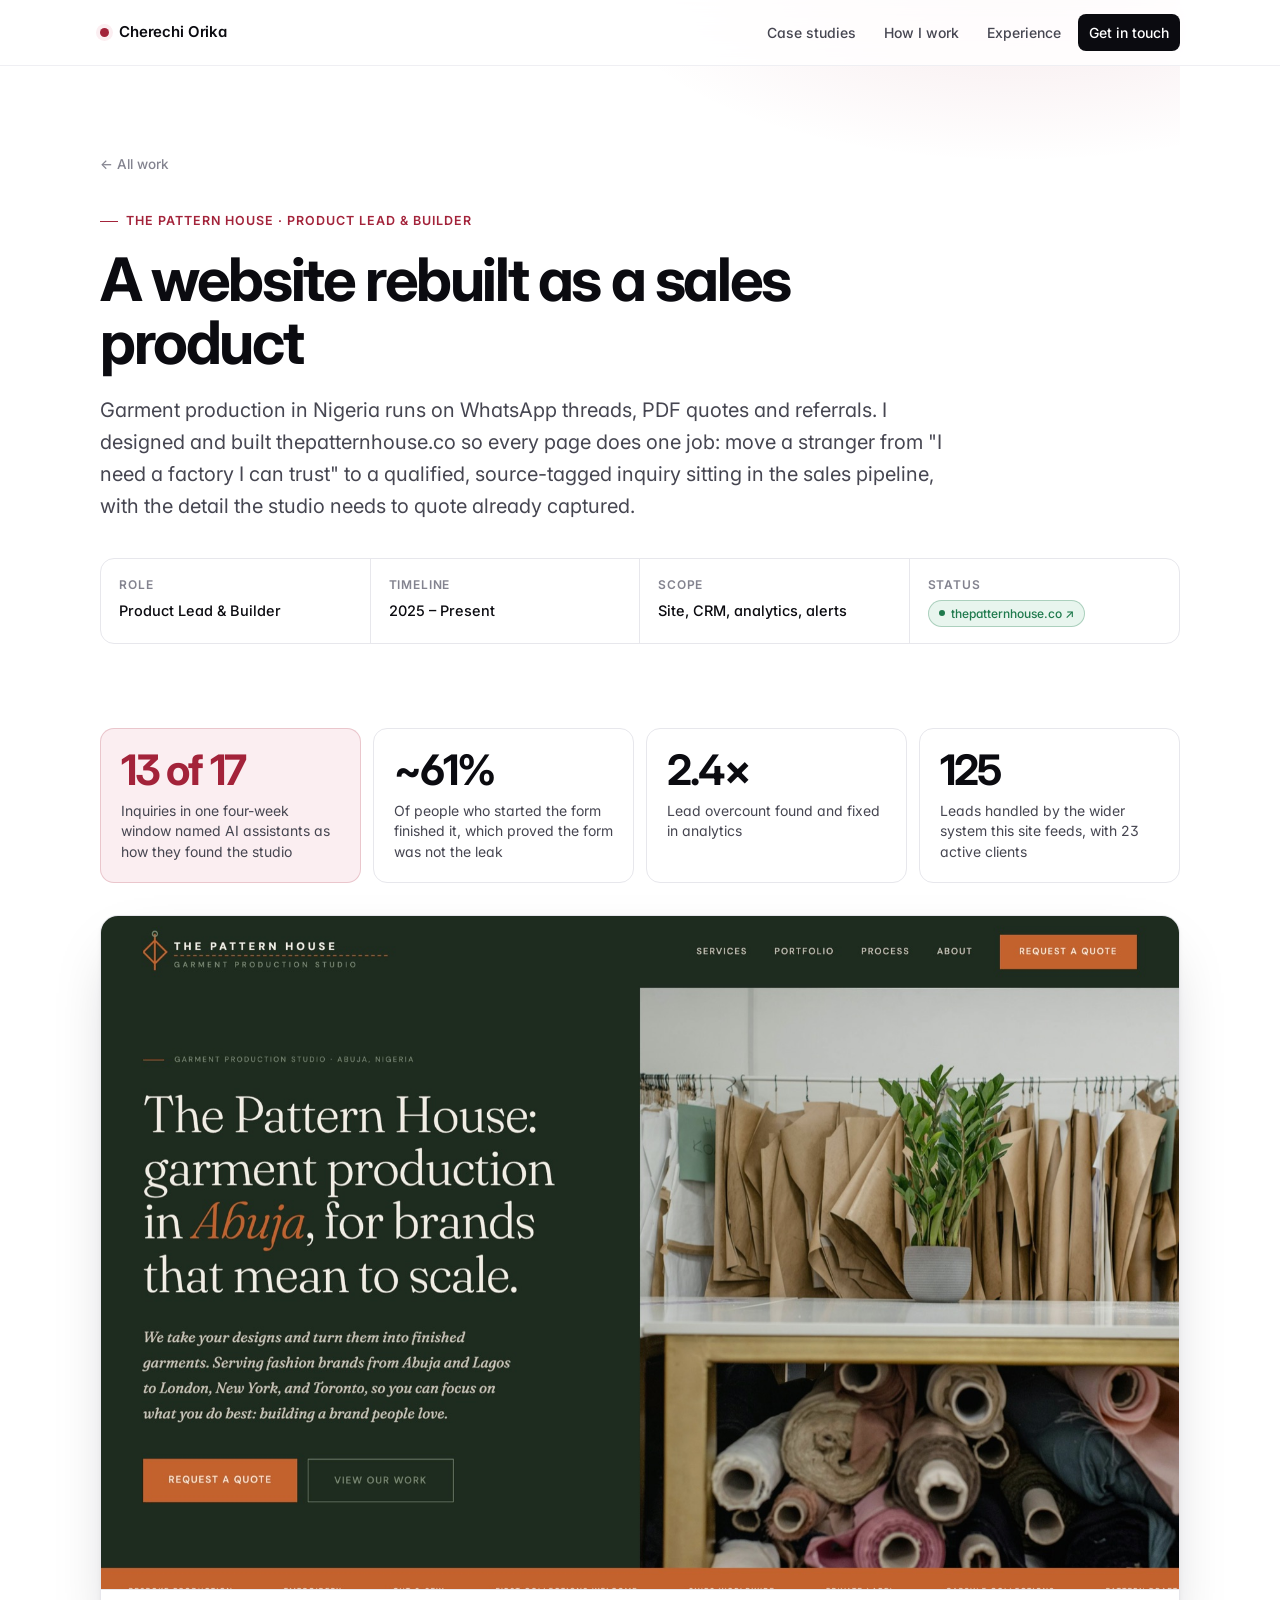
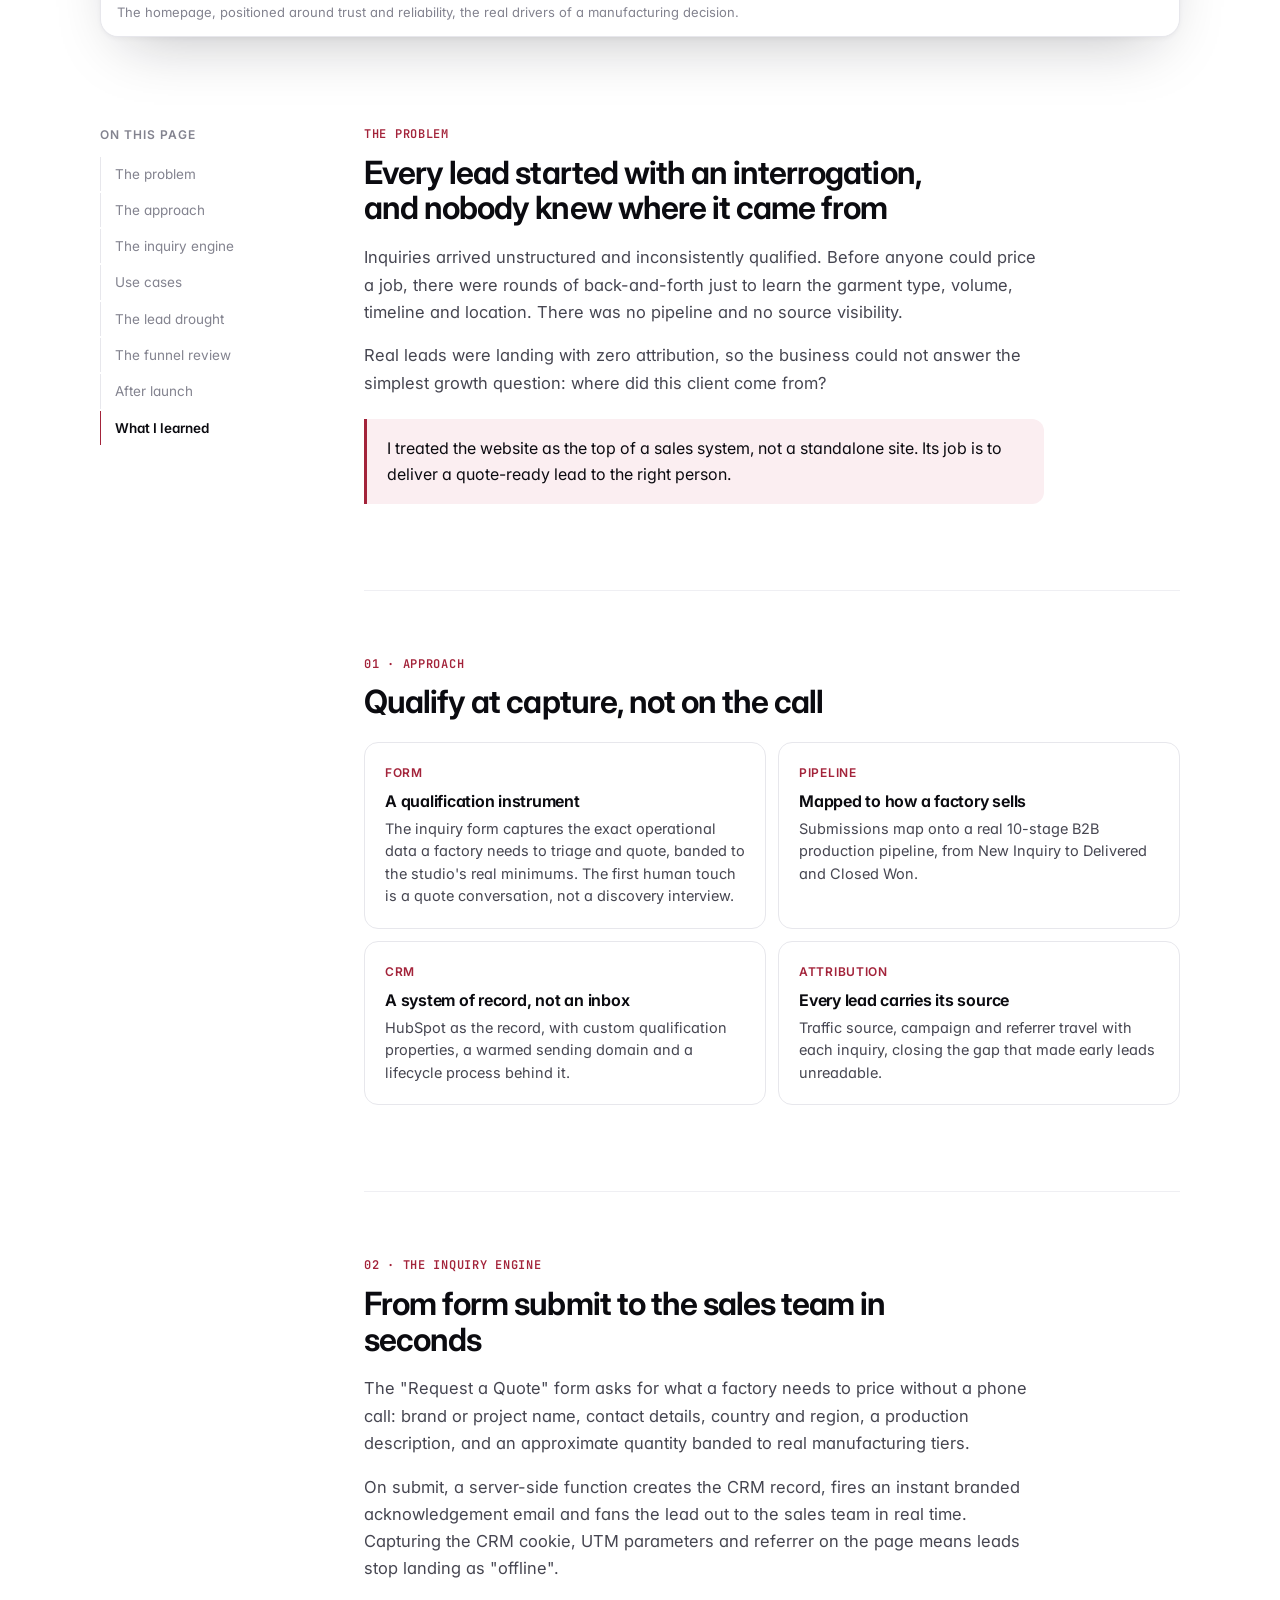
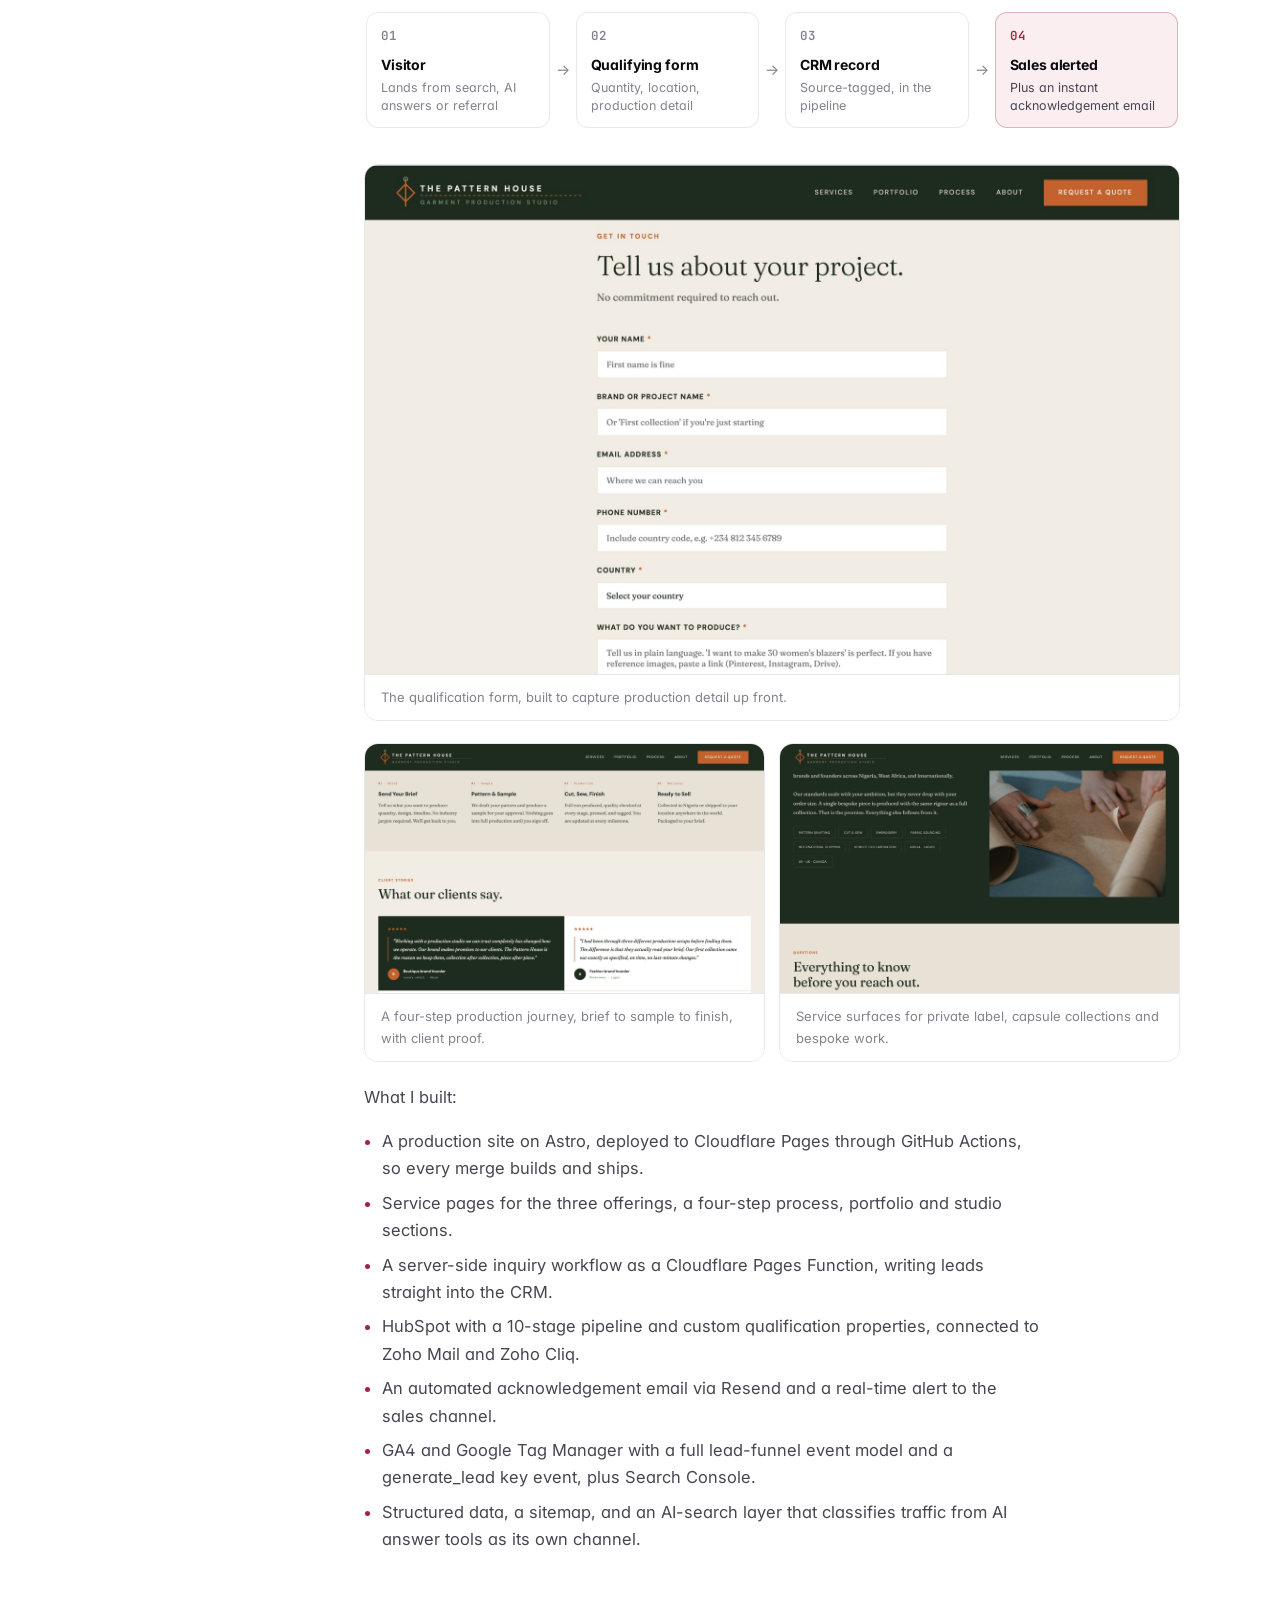
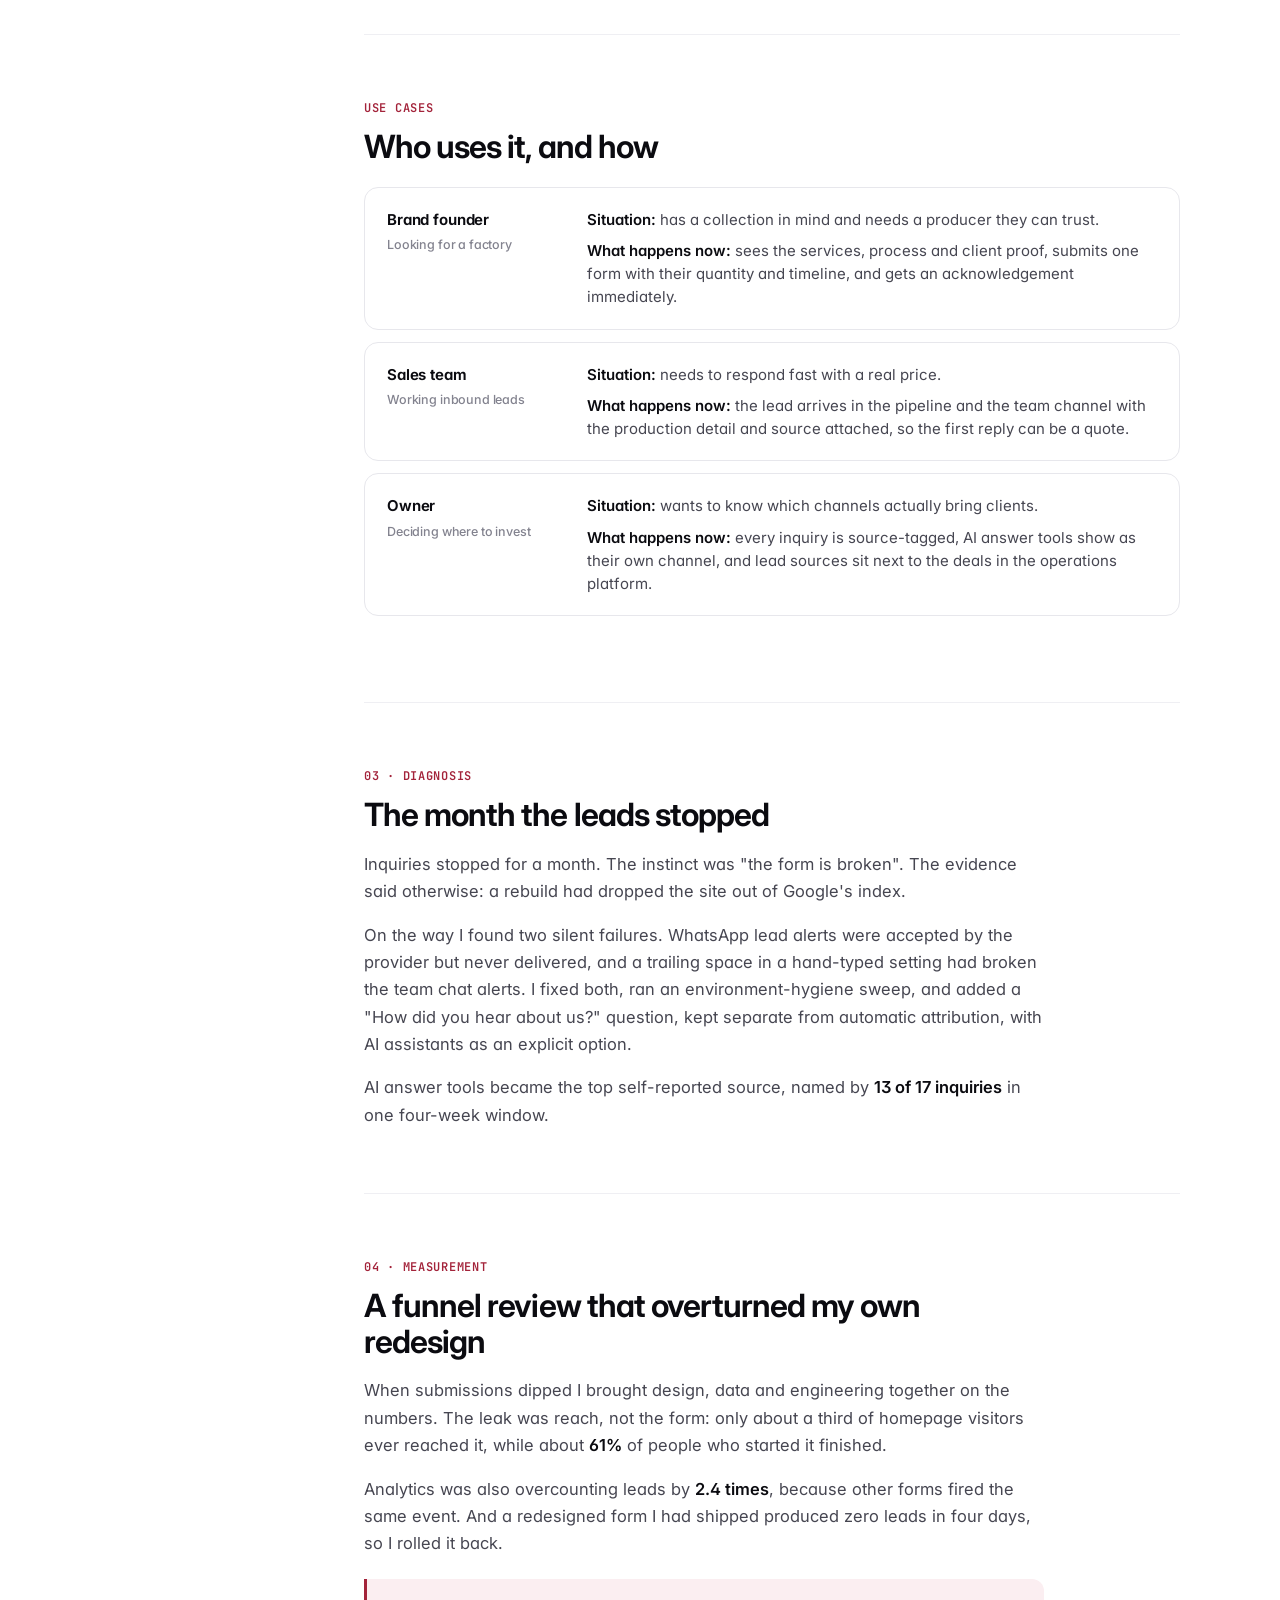
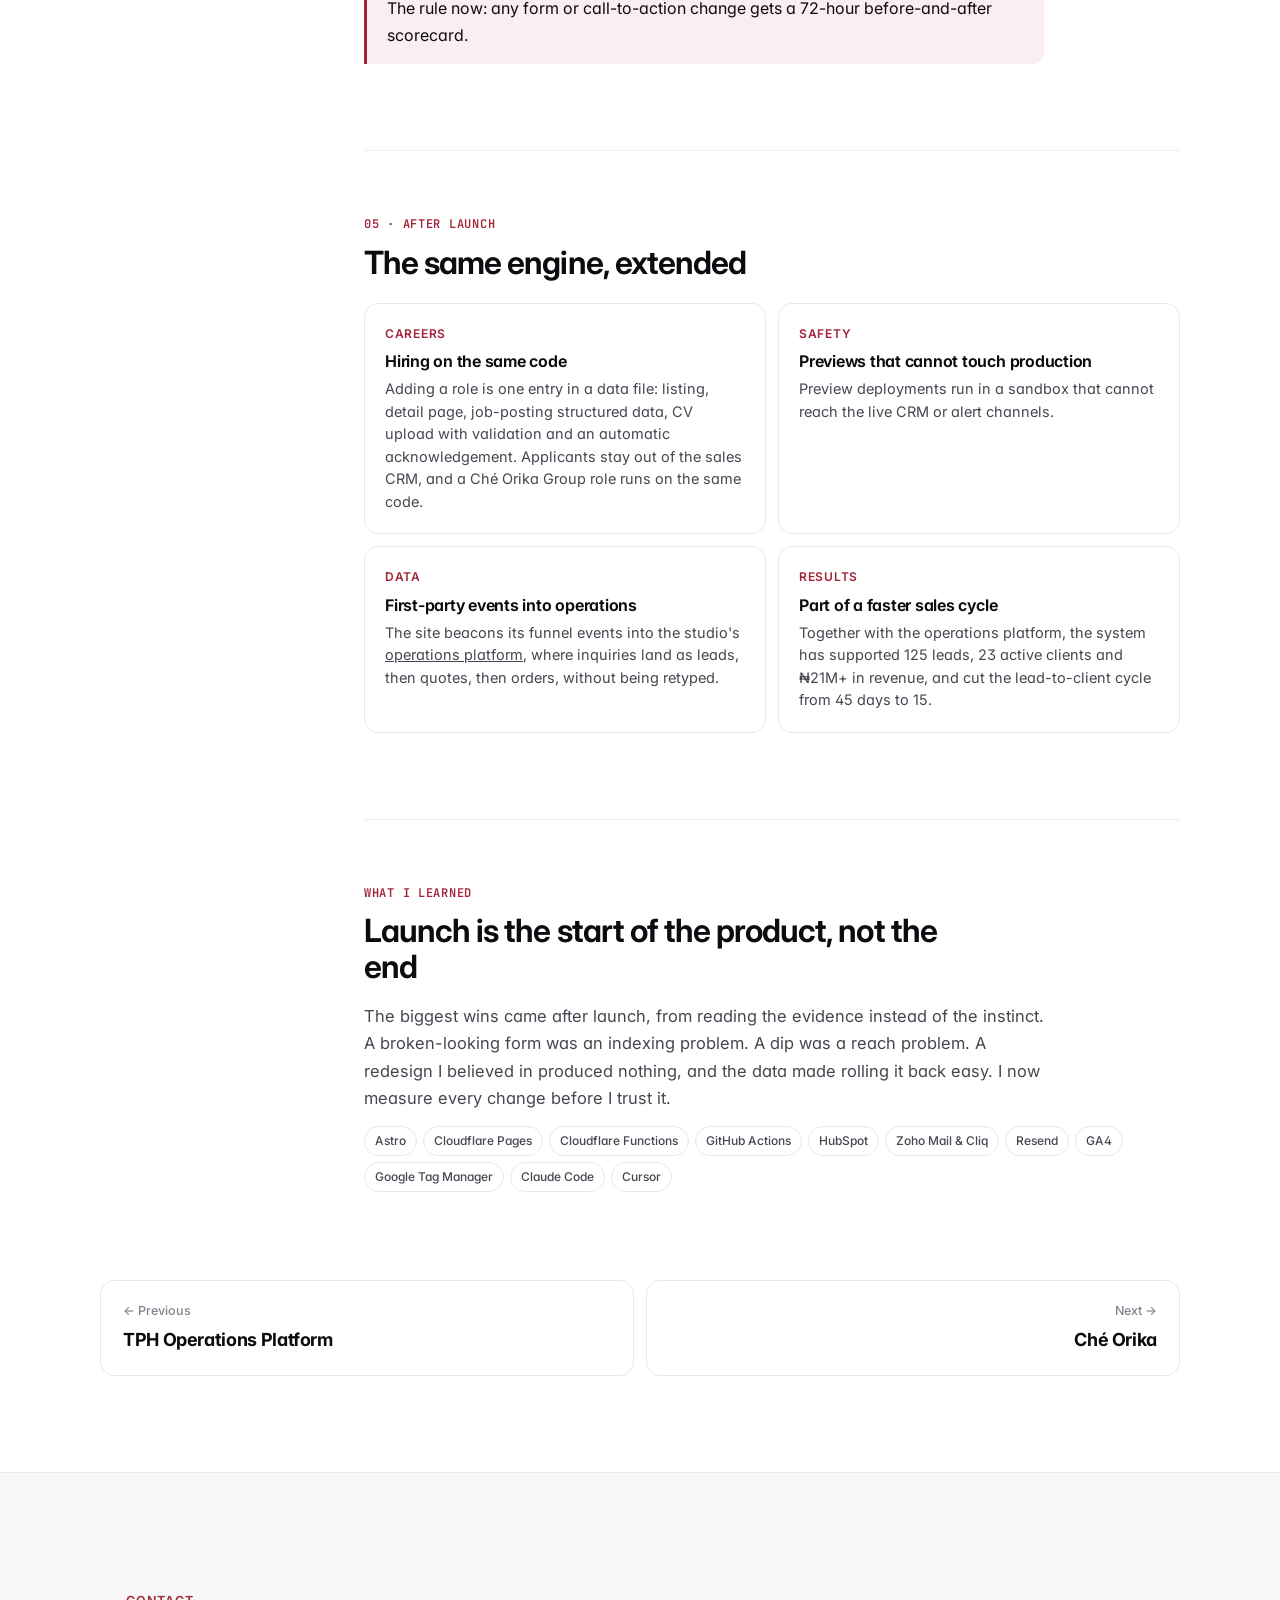
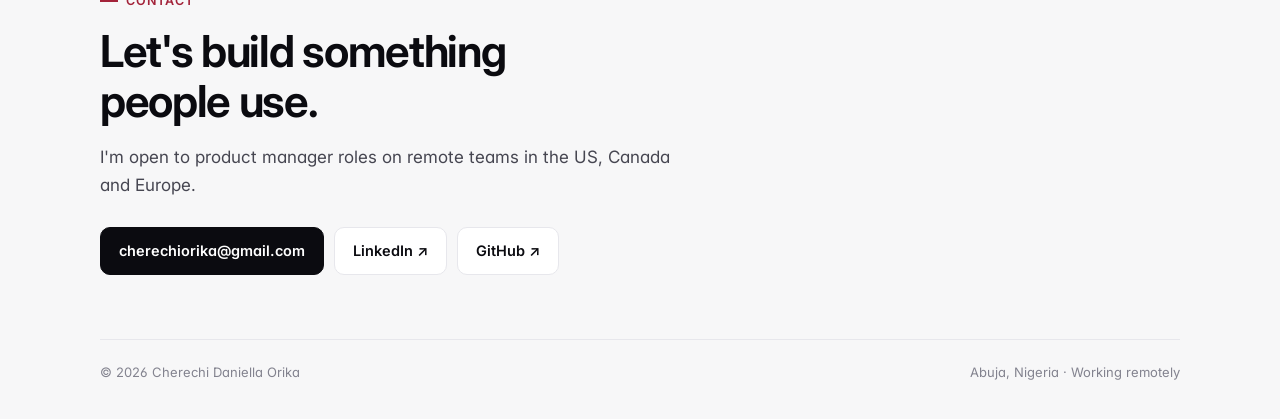
<file: work/the-pattern-house.html>
<!doctype html>
<html lang="en">
<head>
<meta charset="utf-8">
<meta name="viewport" content="width=device-width, initial-scale=1">
<title>The Pattern House · Cherechi Orika</title>
<meta name="description" content="How Cherechi Orika rebuilt a garment production studio's website as a sales product: qualified, attributed inquiries flowing straight into a pipeline, and a funnel review that overturned her own redesign.">
<link rel="preconnect" href="https://fonts.googleapis.com"><link rel="preconnect" href="https://fonts.gstatic.com" crossorigin>
<link rel="stylesheet" href="https://fonts.googleapis.com/css2?family=Inter:wght@400;500;600;700&family=JetBrains+Mono:wght@500;600&display=swap">
<link rel="stylesheet" href="../assets/site.css">
</head>
<body>

<header class="nav">
  <div class="nav-in">
    <a class="brand" href="../index.html"><span class="dot"></span>Cherechi Orika</a>
    <nav class="nav-links">
      <a href="../index.html#work">Case studies</a>
      <a class="hide-sm" href="../index.html#approach">How I work</a>
      <a class="hide-sm" href="../index.html#experience">Experience</a>
      <a class="cta" href="#contact">Get in touch</a>
    </nav>
  </div>
</header>

<main class="wrap">
  <section class="cs-hero">
    <a class="crumb" href="../index.html#work">← All work</a>
    <div><span class="eyebrow">The Pattern House · Product Lead &amp; Builder</span></div>
    <h1>A website rebuilt as a sales product</h1>
    <p class="lead">Garment production in Nigeria runs on WhatsApp threads, PDF quotes and referrals. I designed and built thepatternhouse.co so every page does one job: move a stranger from "I need a factory I can trust" to a qualified, source-tagged inquiry sitting in the sales pipeline, with the detail the studio needs to quote already captured.</p>
    <dl class="facts">
      <div class="fact"><dt>Role</dt><dd>Product Lead &amp; Builder</dd></div>
      <div class="fact"><dt>Timeline</dt><dd>2025 – Present</dd></div>
      <div class="fact"><dt>Scope</dt><dd>Site, CRM, analytics, alerts</dd></div>
      <div class="fact"><dt>Status</dt><dd><a class="chip live" href="https://thepatternhouse.co" target="_blank" rel="noopener" style="text-decoration:none">thepatternhouse.co ↗</a></dd></div>
    </dl>
  </section>

  <div class="results">
    <div class="result dark"><div class="m-num">13 of 17</div><div class="m-label">Inquiries in one four-week window named AI assistants as how they found the studio</div></div>
    <div class="result"><div class="m-num">~61%</div><div class="m-label">Of people who started the form finished it, which proved the form was not the leak</div></div>
    <div class="result"><div class="m-num">2.4×</div><div class="m-label">Lead overcount found and fixed in analytics</div></div>
    <div class="result"><div class="m-num">125</div><div class="m-label">Leads handled by the wider system this site feeds, with 23 active clients</div></div>
  </div>

  <figure class="cover">
    <img src="../assets/img/ph-hero.jpg" data-full="../assets/shots/tph-hero.png" alt="The Pattern House homepage">
    <figcaption>The homepage, positioned around trust and reliability, the real drivers of a manufacturing decision.</figcaption>
  </figure>

  <div class="cs-layout">
    <aside class="toc">
      <div class="toc-t">On this page</div>
      <a href="#problem">The problem</a>
      <a href="#approach">The approach</a>
      <a href="#engine">The inquiry engine</a>
      <a href="#usecases">Use cases</a>
      <a href="#drought">The lead drought</a>
      <a href="#funnel">The funnel review</a>
      <a href="#after">After launch</a>
      <a href="#learned">What I learned</a>
    </aside>

    <article class="article">
      <section class="block" id="problem">
        <div class="block-k">The problem</div>
        <h2>Every lead started with an interrogation, and nobody knew where it came from</h2>
        <div class="prose">
          <p>Inquiries arrived unstructured and inconsistently qualified. Before anyone could price a job, there were rounds of back-and-forth just to learn the garment type, volume, timeline and location. There was no pipeline and no source visibility.</p>
          <p>Real leads were landing with zero attribution, so the business could not answer the simplest growth question: where did this client come from?</p>
        </div>
        <div class="callout">I treated the website as the top of a sales system, not a standalone site. Its job is to deliver a quote-ready lead to the right person.</div>
      </section>

      <section class="block" id="approach">
        <div class="block-k">01 · Approach</div>
        <h2>Qualify at capture, not on the call</h2>
        <div class="cards">
          <div class="dcard"><span class="k">Form</span><h4>A qualification instrument</h4><p>The inquiry form captures the exact operational data a factory needs to triage and quote, banded to the studio's real minimums. The first human touch is a quote conversation, not a discovery interview.</p></div>
          <div class="dcard"><span class="k">Pipeline</span><h4>Mapped to how a factory sells</h4><p>Submissions map onto a real 10-stage B2B production pipeline, from New Inquiry to Delivered and Closed Won.</p></div>
          <div class="dcard"><span class="k">CRM</span><h4>A system of record, not an inbox</h4><p>HubSpot as the record, with custom qualification properties, a warmed sending domain and a lifecycle process behind it.</p></div>
          <div class="dcard"><span class="k">Attribution</span><h4>Every lead carries its source</h4><p>Traffic source, campaign and referrer travel with each inquiry, closing the gap that made early leads unreadable.</p></div>
        </div>
      </section>

      <section class="block" id="engine">
        <div class="block-k">02 · The inquiry engine</div>
        <h2>From form submit to the sales team in seconds</h2>
        <div class="prose">
          <p>The "Request a Quote" form asks for what a factory needs to price without a phone call: brand or project name, contact details, country and region, a production description, and an approximate quantity banded to real manufacturing tiers.</p>
          <p>On submit, a server-side function creates the CRM record, fires an instant branded acknowledgement email and fans the lead out to the sales team in real time. Capturing the CRM cookie, UTM parameters and referrer on the page means leads stop landing as "offline".</p>
        </div>
        <div class="flow">
          <div class="flow-step"><span class="flow-n">01</span><b>Visitor</b><span>Lands from search, AI answers or referral</span></div>
          <div class="flow-step"><span class="flow-n">02</span><b>Qualifying form</b><span>Quantity, location, production detail</span></div>
          <div class="flow-step"><span class="flow-n">03</span><b>CRM record</b><span>Source-tagged, in the pipeline</span></div>
          <div class="flow-step hot"><span class="flow-n">04</span><b>Sales alerted</b><span>Plus an instant acknowledgement email</span></div>
        </div>
        <div class="shots one">
          <figure class="shot"><img src="../assets/img/ph-inquiry.jpg" data-full="../assets/shots/ph-inquiry.png" alt="Request a Quote form" loading="lazy"><figcaption>The qualification form, built to capture production detail up front.</figcaption></figure>
        </div>
        <div class="shots">
          <figure class="shot"><img src="../assets/img/ph-process.jpg" alt="Four-step production journey" loading="lazy"><figcaption>A four-step production journey, brief to sample to finish, with client proof.</figcaption></figure>
          <figure class="shot"><img src="../assets/img/ph-services.jpg" alt="Service pages" loading="lazy"><figcaption>Service surfaces for private label, capsule collections and bespoke work.</figcaption></figure>
        </div>
        <div class="prose">
          <p>What I built:</p>
          <ul>
            <li>A production site on Astro, deployed to Cloudflare Pages through GitHub Actions, so every merge builds and ships.</li>
            <li>Service pages for the three offerings, a four-step process, portfolio and studio sections.</li>
            <li>A server-side inquiry workflow as a Cloudflare Pages Function, writing leads straight into the CRM.</li>
            <li>HubSpot with a 10-stage pipeline and custom qualification properties, connected to Zoho Mail and Zoho Cliq.</li>
            <li>An automated acknowledgement email via Resend and a real-time alert to the sales channel.</li>
            <li>GA4 and Google Tag Manager with a full lead-funnel event model and a generate_lead key event, plus Search Console.</li>
            <li>Structured data, a sitemap, and an AI-search layer that classifies traffic from AI answer tools as its own channel.</li>
          </ul>
        </div>
      </section>

      <section class="block" id="usecases">
        <div class="block-k">Use cases</div>
        <h2>Who uses it, and how</h2>
        <div class="usecases">
          <div class="uc"><div class="uc-who">Brand founder<small>Looking for a factory</small></div><div><p><b>Situation:</b> has a collection in mind and needs a producer they can trust.</p><p><b>What happens now:</b> sees the services, process and client proof, submits one form with their quantity and timeline, and gets an acknowledgement immediately.</p></div></div>
          <div class="uc"><div class="uc-who">Sales team<small>Working inbound leads</small></div><div><p><b>Situation:</b> needs to respond fast with a real price.</p><p><b>What happens now:</b> the lead arrives in the pipeline and the team channel with the production detail and source attached, so the first reply can be a quote.</p></div></div>
          <div class="uc"><div class="uc-who">Owner<small>Deciding where to invest</small></div><div><p><b>Situation:</b> wants to know which channels actually bring clients.</p><p><b>What happens now:</b> every inquiry is source-tagged, AI answer tools show as their own channel, and lead sources sit next to the deals in the operations platform.</p></div></div>
        </div>
      </section>

      <section class="block" id="drought">
        <div class="block-k">03 · Diagnosis</div>
        <h2>The month the leads stopped</h2>
        <div class="prose">
          <p>Inquiries stopped for a month. The instinct was "the form is broken". The evidence said otherwise: a rebuild had dropped the site out of Google's index.</p>
          <p>On the way I found two silent failures. WhatsApp lead alerts were accepted by the provider but never delivered, and a trailing space in a hand-typed setting had broken the team chat alerts. I fixed both, ran an environment-hygiene sweep, and added a "How did you hear about us?" question, kept separate from automatic attribution, with AI assistants as an explicit option.</p>
          <p>AI answer tools became the top self-reported source, named by <strong>13 of 17 inquiries</strong> in one four-week window.</p>
        </div>
      </section>

      <section class="block" id="funnel">
        <div class="block-k">04 · Measurement</div>
        <h2>A funnel review that overturned my own redesign</h2>
        <div class="prose">
          <p>When submissions dipped I brought design, data and engineering together on the numbers. The leak was reach, not the form: only about a third of homepage visitors ever reached it, while about <strong>61%</strong> of people who started it finished.</p>
          <p>Analytics was also overcounting leads by <strong>2.4 times</strong>, because other forms fired the same event. And a redesigned form I had shipped produced zero leads in four days, so I rolled it back.</p>
        </div>
        <div class="callout">The rule now: any form or call-to-action change gets a 72-hour before-and-after scorecard.</div>
      </section>

      <section class="block" id="after">
        <div class="block-k">05 · After launch</div>
        <h2>The same engine, extended</h2>
        <div class="cards">
          <div class="dcard"><span class="k">Careers</span><h4>Hiring on the same code</h4><p>Adding a role is one entry in a data file: listing, detail page, job-posting structured data, CV upload with validation and an automatic acknowledgement. Applicants stay out of the sales CRM, and a Ché Orika Group role runs on the same code.</p></div>
          <div class="dcard"><span class="k">Safety</span><h4>Previews that cannot touch production</h4><p>Preview deployments run in a sandbox that cannot reach the live CRM or alert channels.</p></div>
          <div class="dcard"><span class="k">Data</span><h4>First-party events into operations</h4><p>The site beacons its funnel events into the studio's <a href="tph-operations-platform.html">operations platform</a>, where inquiries land as leads, then quotes, then orders, without being retyped.</p></div>
          <div class="dcard"><span class="k">Results</span><h4>Part of a faster sales cycle</h4><p>Together with the operations platform, the system has supported 125 leads, 23 active clients and ₦21M+ in revenue, and cut the lead-to-client cycle from 45 days to 15.</p></div>
        </div>
      </section>

      <section class="block" id="learned">
        <div class="block-k">What I learned</div>
        <h2>Launch is the start of the product, not the end</h2>
        <div class="prose">
          <p>The biggest wins came after launch, from reading the evidence instead of the instinct. A broken-looking form was an indexing problem. A dip was a reach problem. A redesign I believed in produced nothing, and the data made rolling it back easy. I now measure every change before I trust it.</p>
        </div>
        <div class="stack"><span class="chip">Astro</span><span class="chip">Cloudflare Pages</span><span class="chip">Cloudflare Functions</span><span class="chip">GitHub Actions</span><span class="chip">HubSpot</span><span class="chip">Zoho Mail &amp; Cliq</span><span class="chip">Resend</span><span class="chip">GA4</span><span class="chip">Google Tag Manager</span><span class="chip">Claude Code</span><span class="chip">Cursor</span></div>
      </section>
    </article>
  </div>

  <nav class="next-prev">
    <a class="np" href="tph-operations-platform.html"><small>← Previous</small><b>TPH Operations Platform</b></a>
    <a class="np r" href="che-orika.html"><small>Next →</small><b>Ché Orika</b></a>
  </nav>
</main>

<footer class="footer" id="contact">
  <div class="wrap">
    <span class="eyebrow">Contact</span>
    <h2 class="h-lg" style="margin:16px 0 14px">Let's build something people use.</h2>
    <p>I'm open to product manager roles on remote teams in the US, Canada and Europe.</p>
    <div class="btns" style="margin-top:28px">
      <a class="btn primary" href="mailto:cherechiorika@gmail.com">cherechiorika@gmail.com</a>
      <a class="btn" href="https://www.linkedin.com/in/cherechi-orika/" target="_blank" rel="noopener">LinkedIn ↗</a>
      <a class="btn" href="https://github.com/orika-cherechi" target="_blank" rel="noopener">GitHub ↗</a>
    </div>
    <div class="foot-fine"><span>© 2026 Cherechi Daniella Orika</span><span>Abuja, Nigeria · Working remotely</span></div>
  </div>
</footer>

<div id="lightbox"><button class="lb-close" aria-label="Close">✕</button><img alt=""><div class="lb-cap"></div></div>
<script src="../assets/site.js"></script>
</body>
</html>
</file>
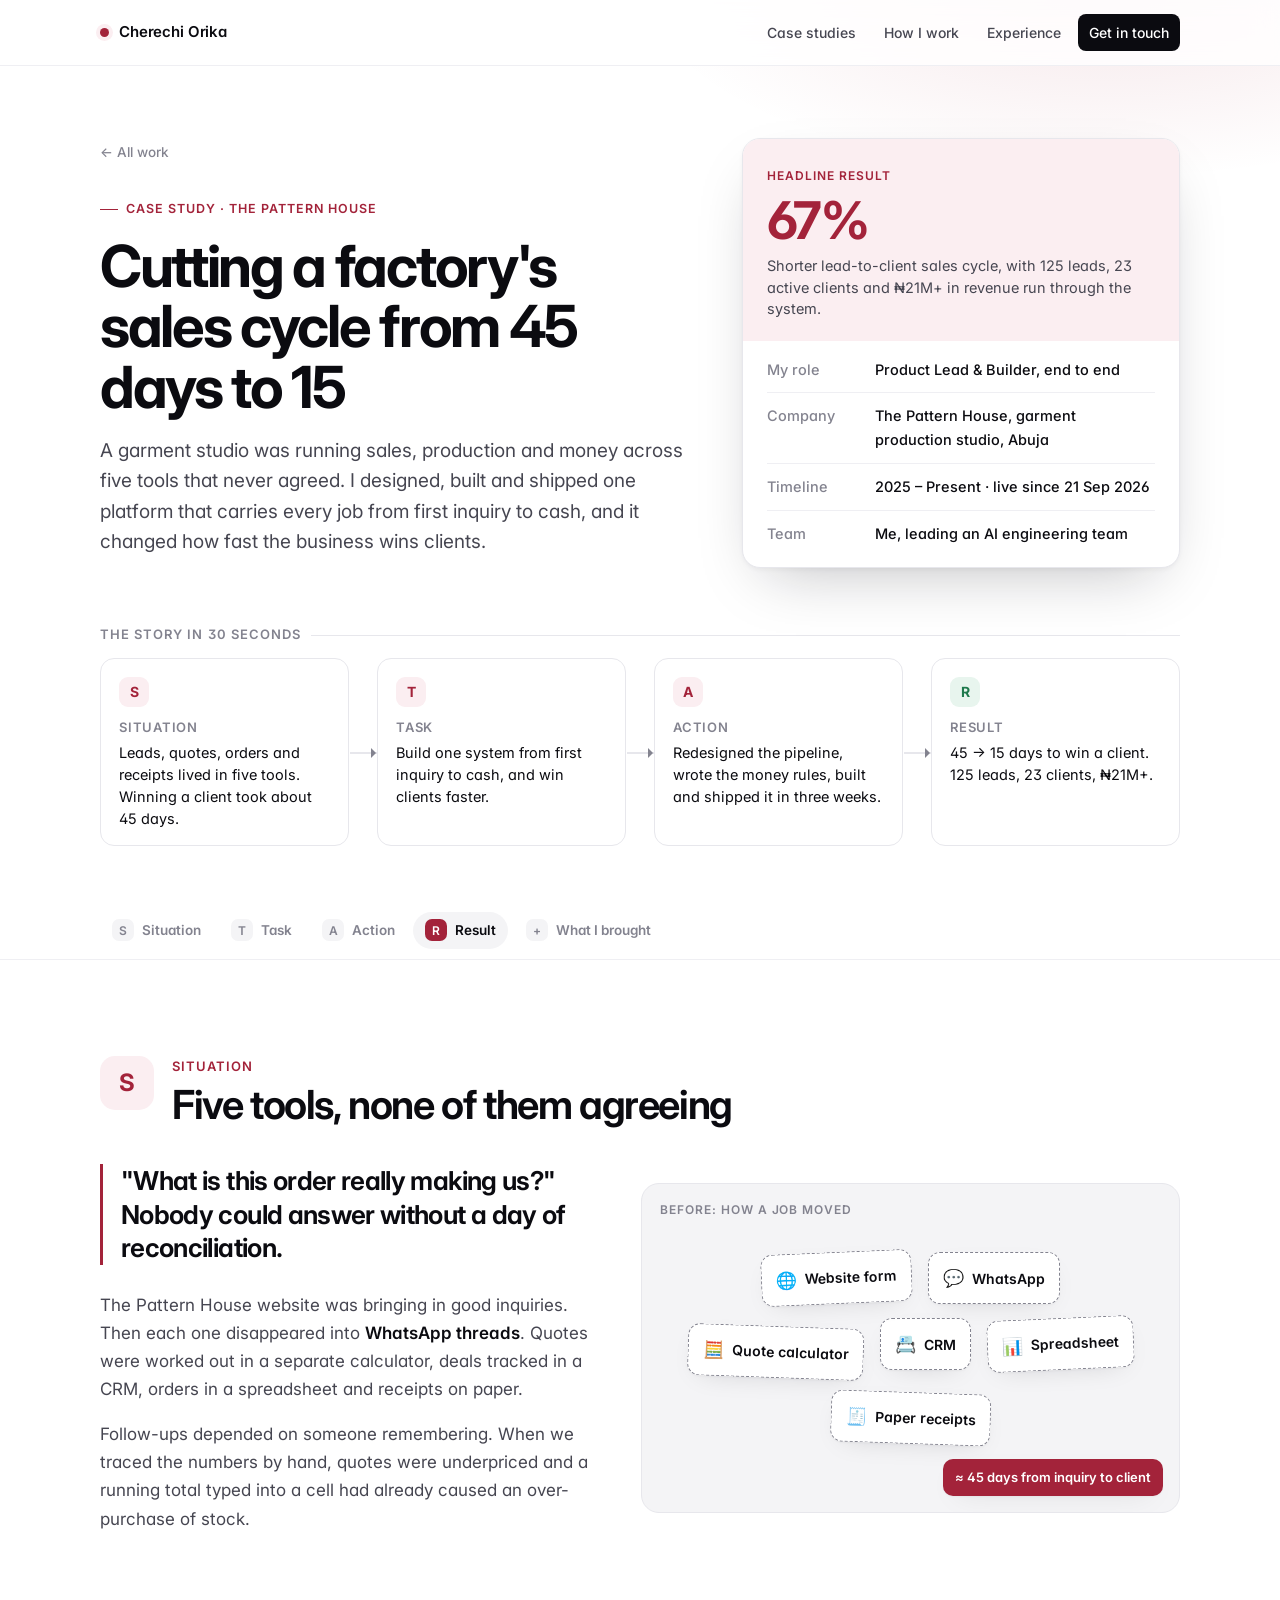
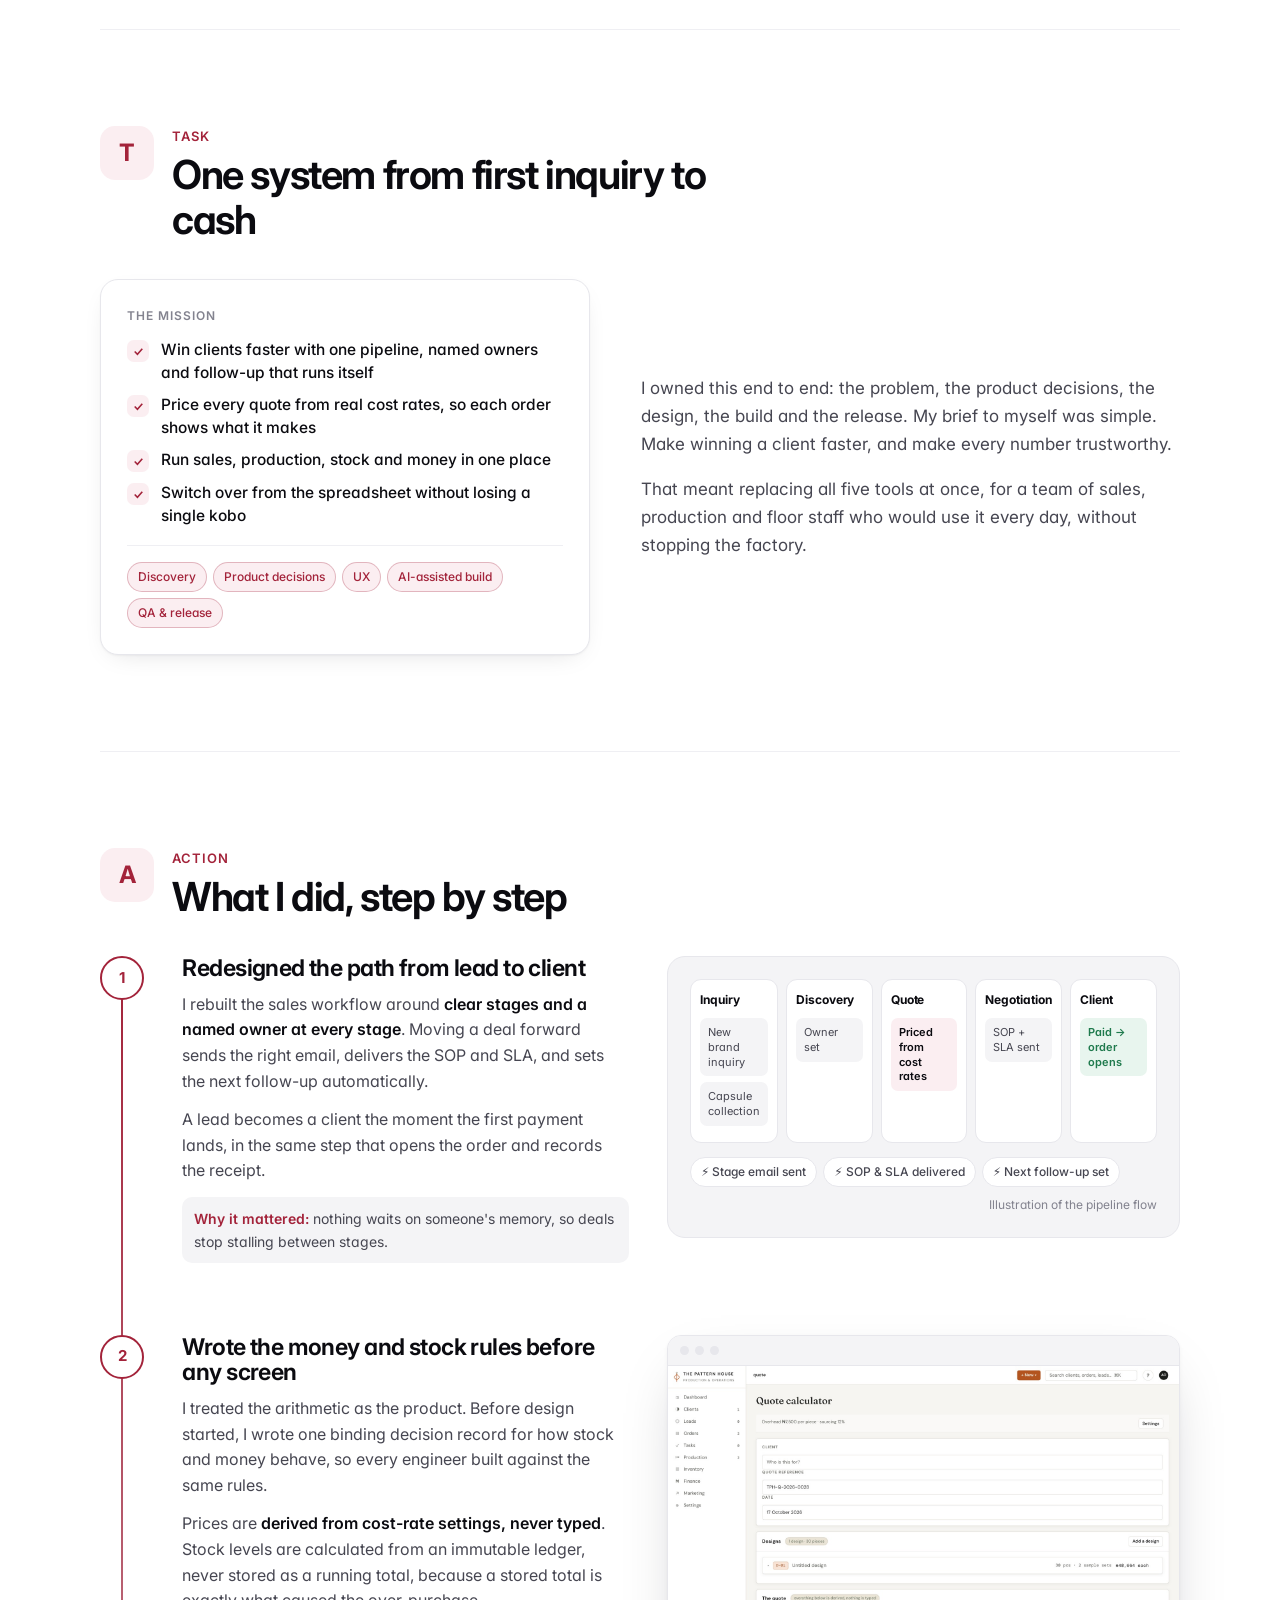
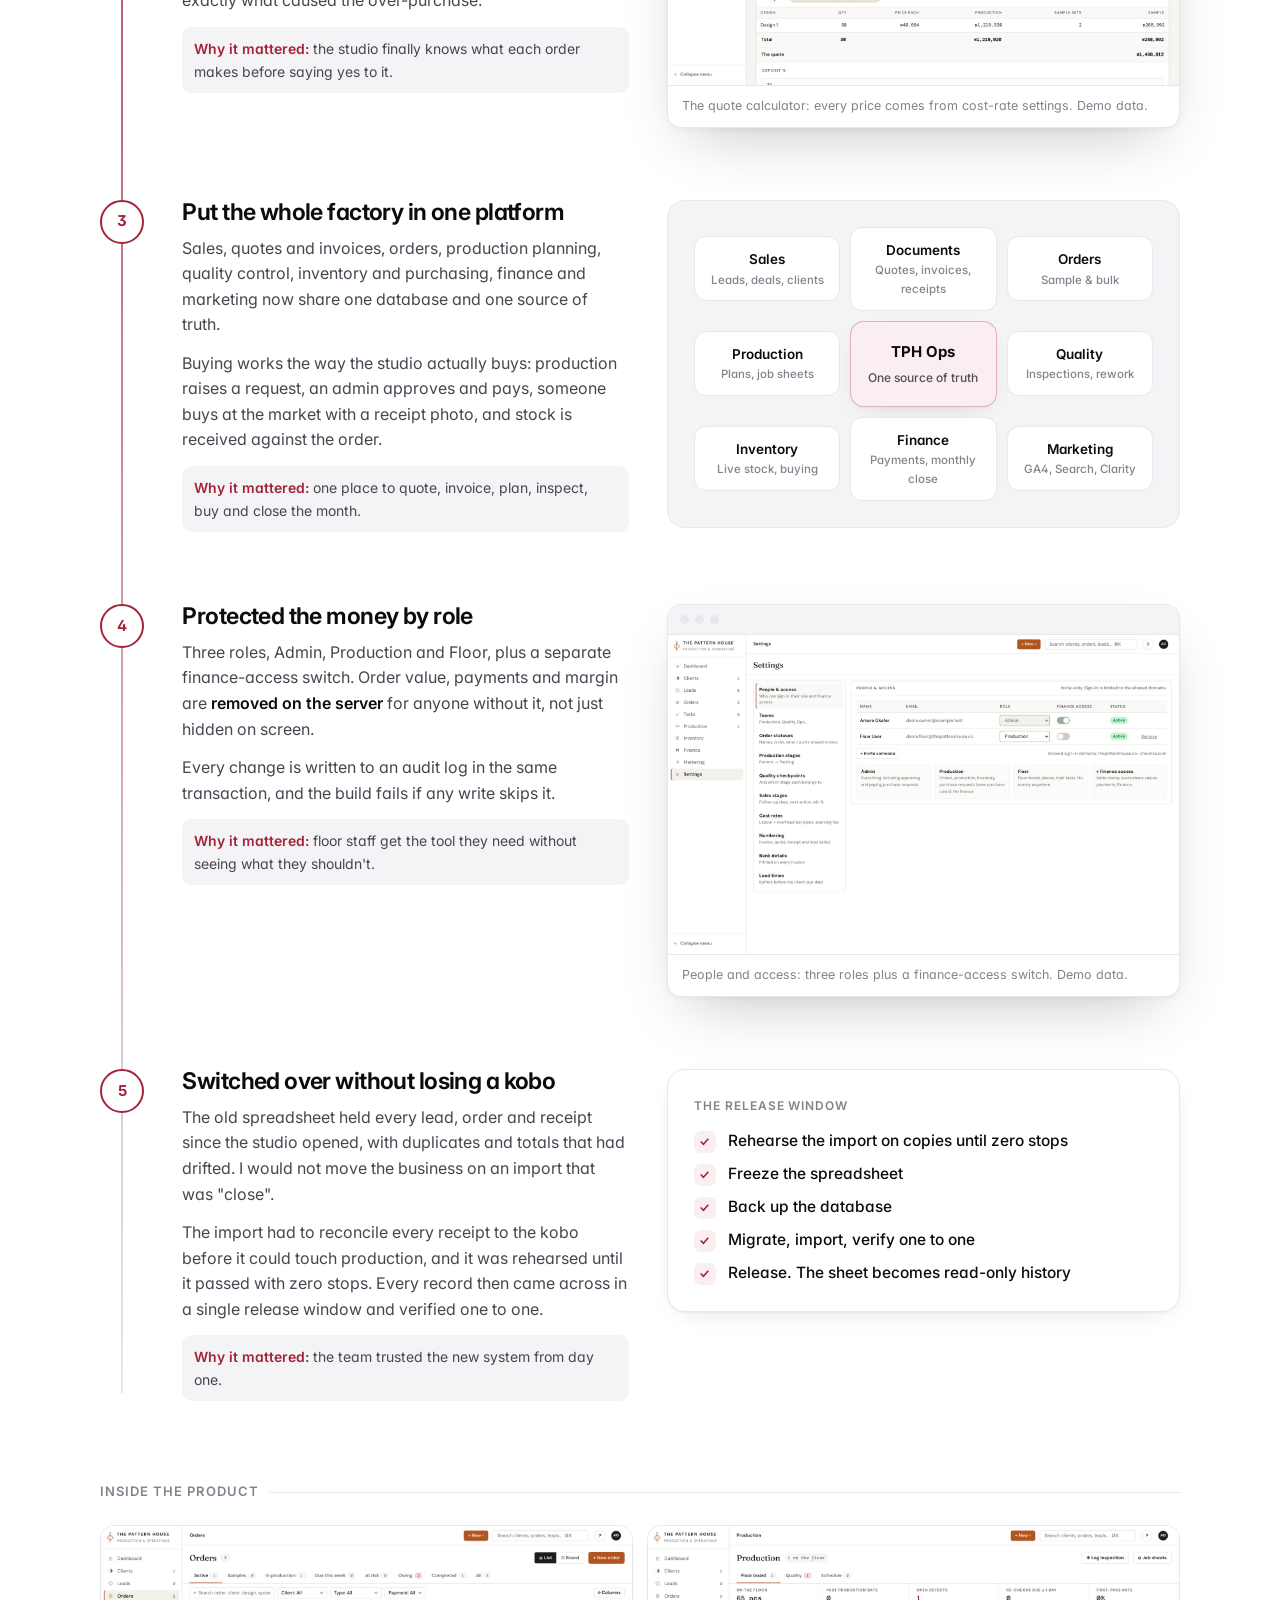
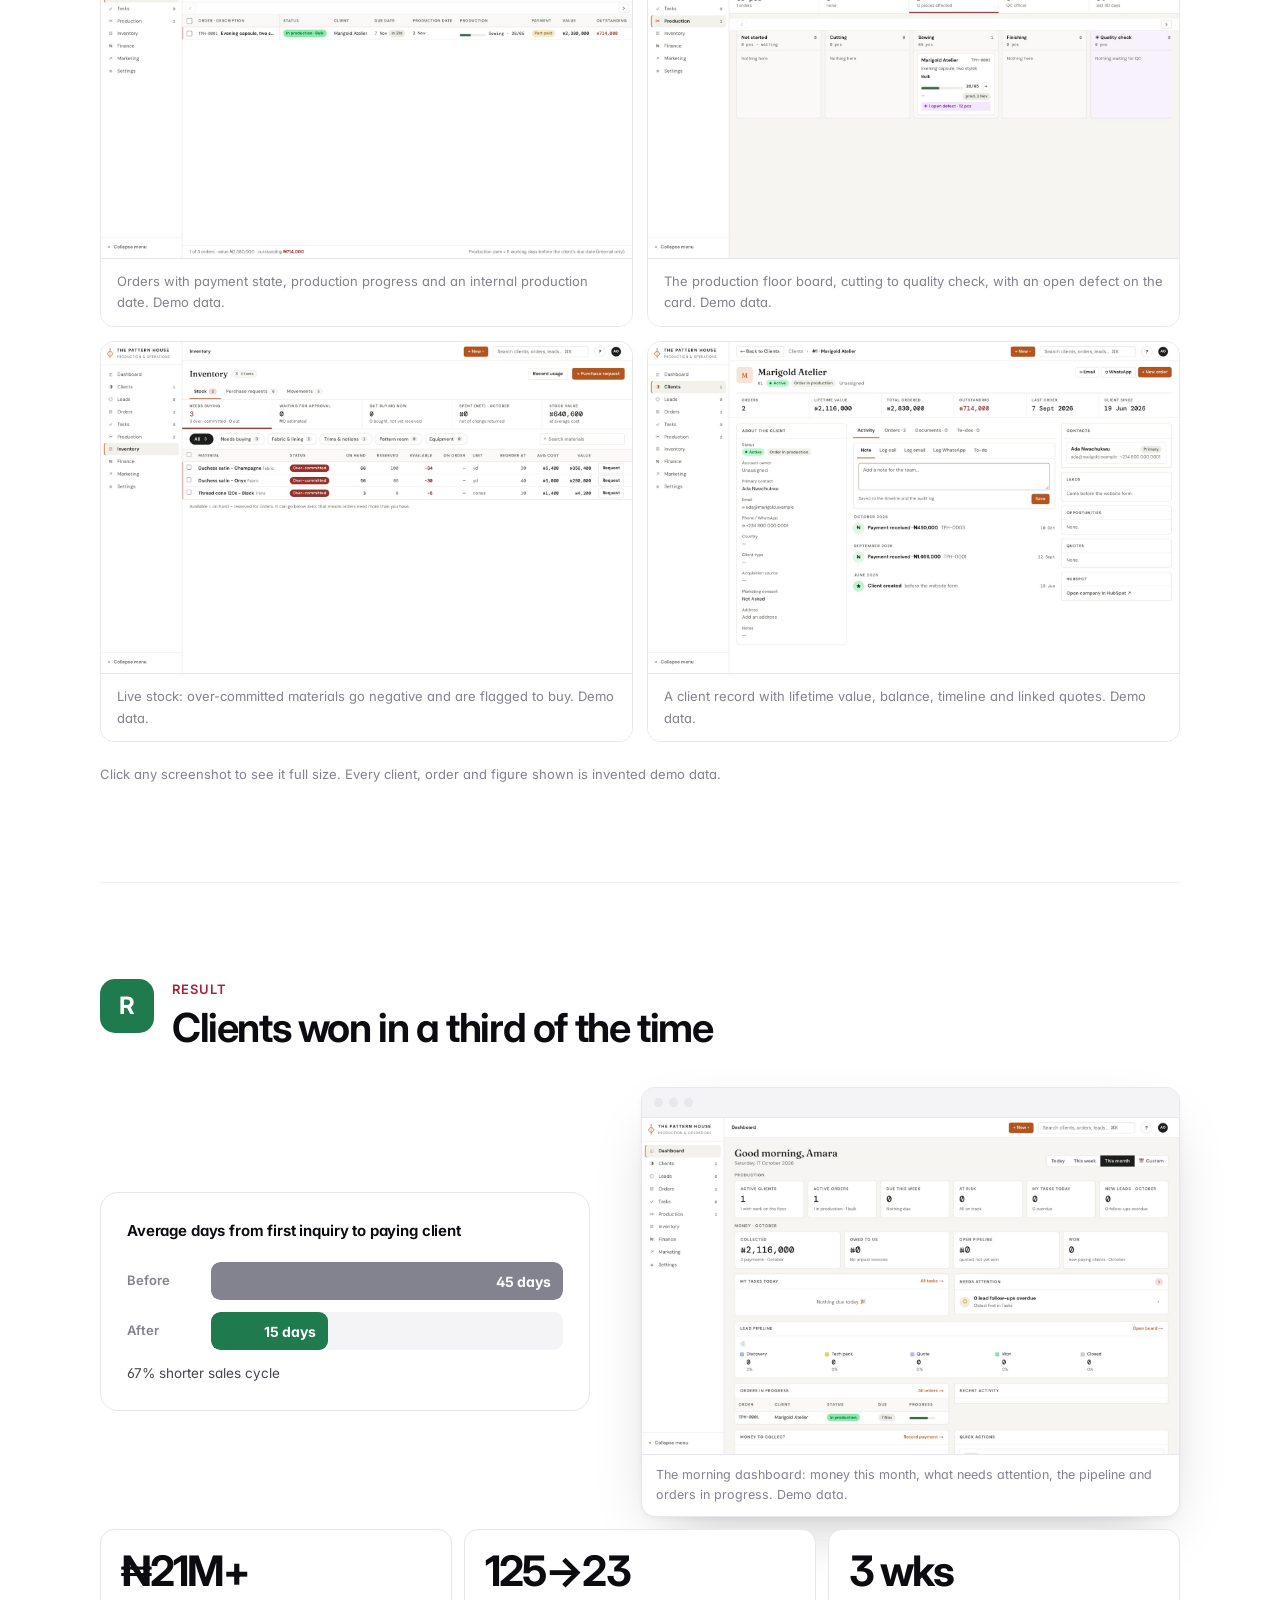
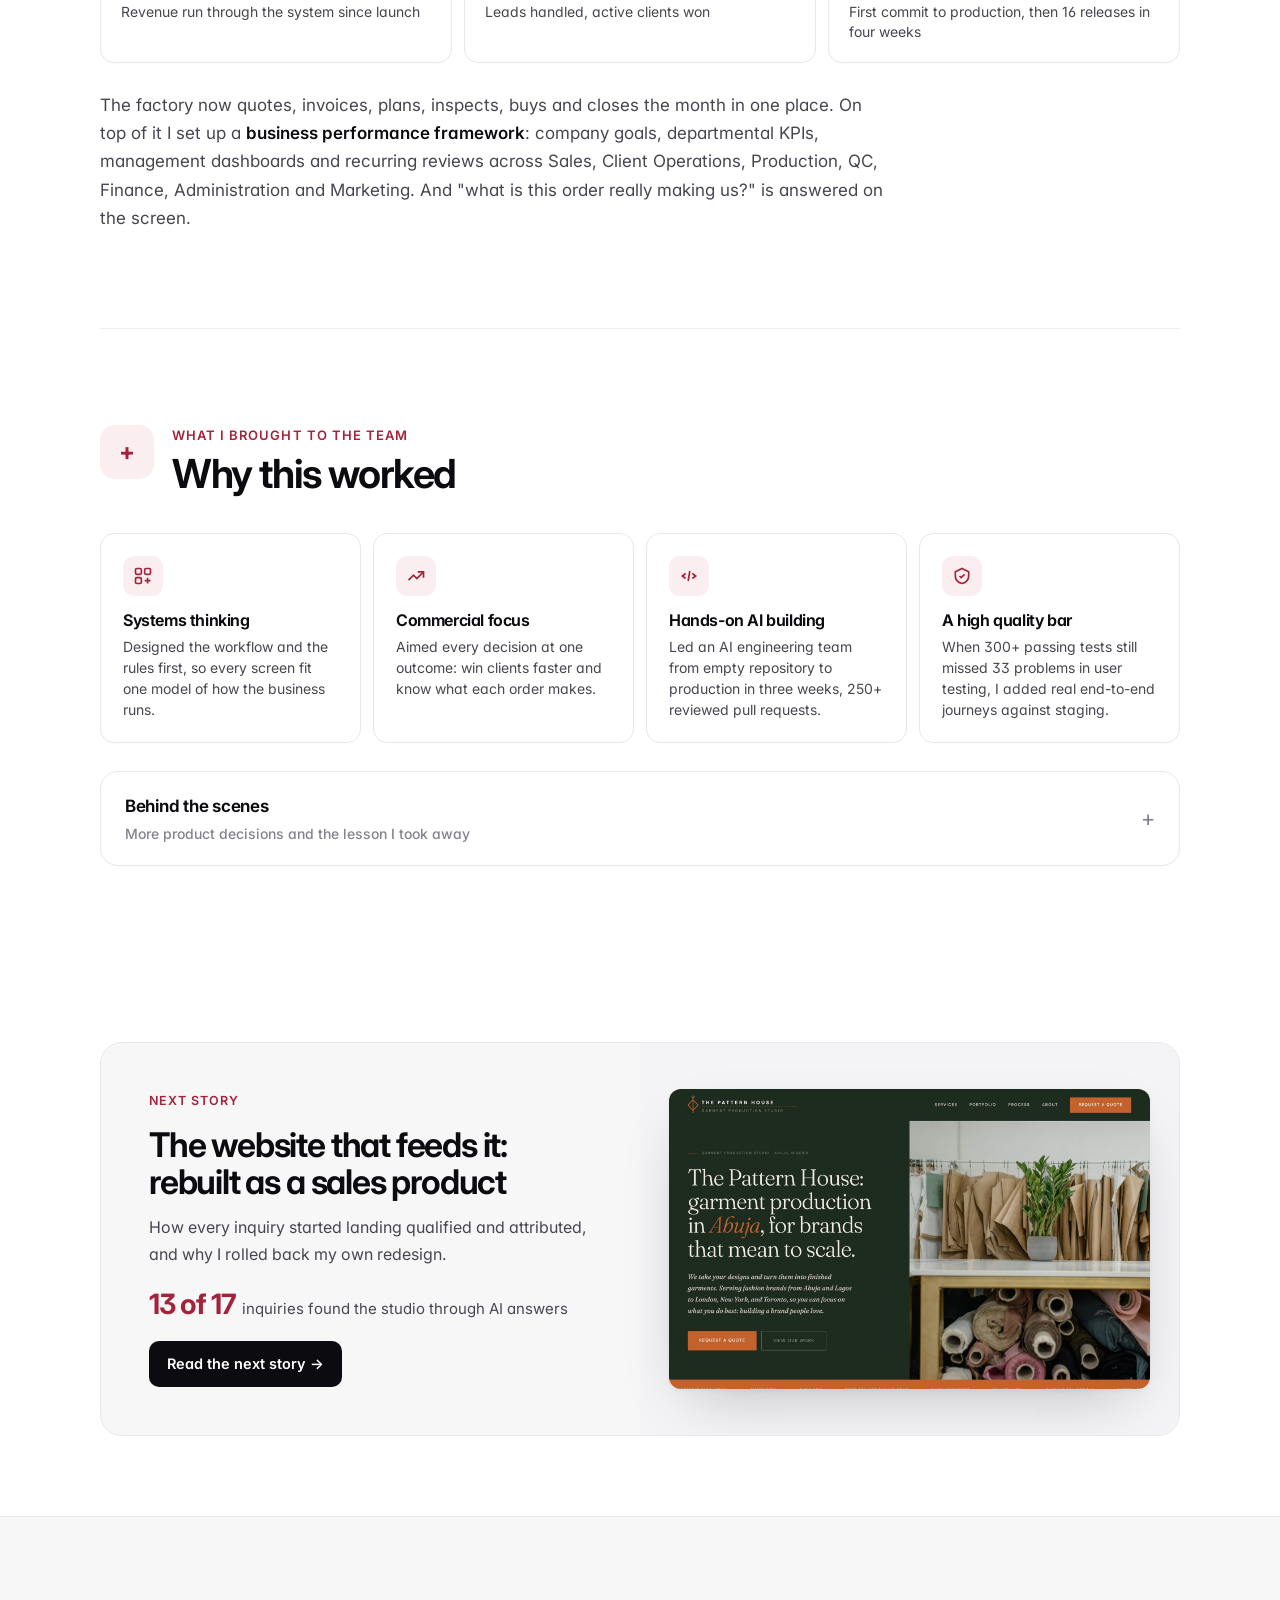
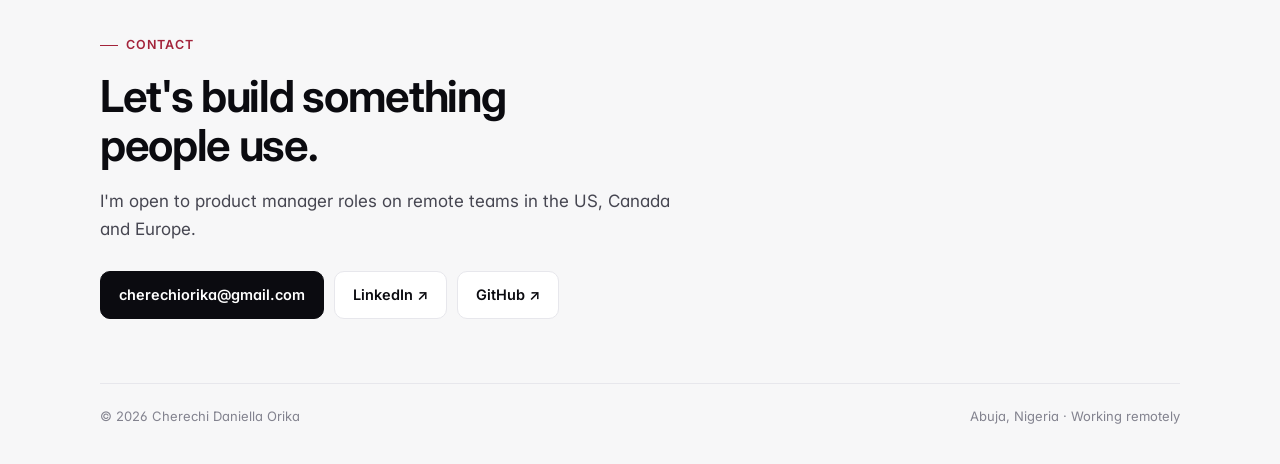
<file: work/tph-operations-platform.html>
<!doctype html>
<html lang="en">
<head>
<meta charset="utf-8">
<meta name="viewport" content="width=device-width, initial-scale=1">
<title>TPH Operations Platform · Cherechi Orika</title>
<meta name="description" content="How Cherechi Orika cut a garment factory's lead-to-client sales cycle from 45 days to 15 by designing and shipping one operating platform from first inquiry to cash.">
<link rel="preconnect" href="https://fonts.googleapis.com"><link rel="preconnect" href="https://fonts.gstatic.com" crossorigin>
<link rel="stylesheet" href="https://fonts.googleapis.com/css2?family=Inter:wght@400;500;600;700&family=JetBrains+Mono:wght@500;600&display=swap">
<link rel="stylesheet" href="../assets/site.css">
</head>
<body>

<header class="nav">
  <div class="nav-in">
    <a class="brand" href="../index.html"><span class="dot"></span>Cherechi Orika</a>
    <nav class="nav-links">
      <a href="../index.html#work">Case studies</a>
      <a class="hide-sm" href="../index.html#approach">How I work</a>
      <a class="hide-sm" href="../index.html#experience">Experience</a>
      <a class="cta" href="#contact">Get in touch</a>
    </nav>
  </div>
</header>

<main>
  <div class="wrap">
    <section class="story-hero">
      <div>
        <a class="crumb" href="../index.html#work">← All work</a>
        <div><span class="eyebrow">Case study · The Pattern House</span></div>
        <h1>Cutting a factory's sales cycle from 45 days to 15</h1>
        <p class="lead">A garment studio was running sales, production and money across five tools that never agreed. I designed, built and shipped one platform that carries every job from first inquiry to cash, and it changed how fast the business wins clients.</p>
      </div>
      <aside class="glance">
        <div class="glance-top"><small>Headline result</small><div class="m-num">67%</div><p>Shorter lead-to-client sales cycle, with 125 leads, 23 active clients and ₦21M+ in revenue run through the system.</p></div>
        <dl>
          <div><dt>My role</dt><dd>Product Lead &amp; Builder, end to end</dd></div>
          <div><dt>Company</dt><dd>The Pattern House, garment production studio, Abuja</dd></div>
          <div><dt>Timeline</dt><dd>2025 – Present · live since 21 Sep 2026</dd></div>
          <div><dt>Team</dt><dd>Me, leading an AI engineering team</dd></div>
        </dl>
      </aside>
    </section>

    <div class="tldr">
      <div class="tldr-t">The story in 30 seconds</div>
      <div class="tldr-row">
        <a class="tl" href="#situation"><span class="tl-l">S</span><b>Situation</b><p>Leads, quotes, orders and receipts lived in five tools. Winning a client took about 45 days.</p></a>
        <a class="tl" href="#task"><span class="tl-l">T</span><b>Task</b><p>Build one system from first inquiry to cash, and win clients faster.</p></a>
        <a class="tl" href="#action"><span class="tl-l">A</span><b>Action</b><p>Redesigned the pipeline, wrote the money rules, built and shipped it in three weeks.</p></a>
        <a class="tl r" href="#result"><span class="tl-l">R</span><b>Result</b><p>45 → 15 days to win a client. 125 leads, 23 clients, ₦21M+.</p></a>
      </div>
    </div>
  </div>

  <nav class="star-nav" aria-label="Story sections">
    <div class="star-nav-in">
      <a href="#situation"><i>S</i>Situation</a>
      <a href="#task"><i>T</i>Task</a>
      <a href="#action"><i>A</i>Action</a>
      <a href="#result"><i>R</i>Result</a>
      <a href="#brought"><i>+</i>What I brought</a>
    </div>
  </nav>

  <div class="wrap">
    <!-- S -->
    <section class="chapter" id="situation">
      <div class="ch-head"><div class="ch-letter">S</div><div><div class="ch-k">Situation</div><h2>Five tools, none of them agreeing</h2></div></div>
      <div class="ch-grid">
        <div class="ch-text">
          <p class="pull">"What is this order really making us?" Nobody could answer without a day of reconciliation.</p>
          <p>The Pattern House website was bringing in good inquiries. Then each one disappeared into <strong>WhatsApp threads</strong>. Quotes were worked out in a separate calculator, deals tracked in a CRM, orders in a spreadsheet and receipts on paper.</p>
          <p>Follow-ups depended on someone remembering. When we traced the numbers by hand, quotes were underpriced and a running total typed into a cell had already caused an over-purchase of stock.</p>
        </div>
        <div class="scatter reveal">
          <span class="scatter-label">Before: how a job moved</span>
          <div class="scatter-items">
            <span class="tool"><em>🌐</em>Website form</span>
            <span class="tool"><em>💬</em>WhatsApp</span>
            <span class="tool"><em>🧮</em>Quote calculator</span>
            <span class="tool"><em>📇</em>CRM</span>
            <span class="tool"><em>📊</em>Spreadsheet</span>
            <span class="tool"><em>🧾</em>Paper receipts</span>
          </div>
          <span class="scatter-pain">≈ 45 days from inquiry to client</span>
        </div>
      </div>
    </section>

    <!-- T -->
    <section class="chapter" id="task">
      <div class="ch-head"><div class="ch-letter">T</div><div><div class="ch-k">Task</div><h2>One system from first inquiry to cash</h2></div></div>
      <div class="ch-grid flip">
        <div class="ch-text">
          <p>I owned this end to end: the problem, the product decisions, the design, the build and the release. My brief to myself was simple. Make winning a client faster, and make every number trustworthy.</p>
          <p>That meant replacing all five tools at once, for a team of sales, production and floor staff who would use it every day, without stopping the factory.</p>
        </div>
        <div class="mission reveal">
          <div class="mission-t">The mission</div>
          <ul class="goals">
            <li>Win clients faster with one pipeline, named owners and follow-up that runs itself</li>
            <li>Price every quote from real cost rates, so each order shows what it makes</li>
            <li>Run sales, production, stock and money in one place</li>
            <li>Switch over from the spreadsheet without losing a single kobo</li>
          </ul>
          <div class="owned"><span class="chip accent">Discovery</span><span class="chip accent">Product decisions</span><span class="chip accent">UX</span><span class="chip accent">AI-assisted build</span><span class="chip accent">QA &amp; release</span></div>
        </div>
      </div>
    </section>

    <!-- A -->
    <section class="chapter" id="action">
      <div class="ch-head"><div class="ch-letter">A</div><div><div class="ch-k">Action</div><h2>What I did, step by step</h2></div></div>
      <div class="actions">

        <div class="act reveal">
          <div class="act-n">1</div>
          <div>
            <h3>Redesigned the path from lead to client</h3>
            <p>I rebuilt the sales workflow around <strong>clear stages and a named owner at every stage</strong>. Moving a deal forward sends the right email, delivers the SOP and SLA, and sets the next follow-up automatically.</p>
            <p>A lead becomes a client the moment the first payment lands, in the same step that opens the order and records the receipt.</p>
            <span class="why"><b>Why it mattered:</b> nothing waits on someone's memory, so deals stop stalling between stages.</span>
          </div>
          <div class="visual pipe">
            <div class="pipe-cols">
              <div class="pipe-col"><b>Inquiry</b><div class="pipe-card">New brand inquiry</div><div class="pipe-card">Capsule collection</div></div>
              <div class="pipe-col"><b>Discovery</b><div class="pipe-card">Owner set</div></div>
              <div class="pipe-col"><b>Quote</b><div class="pipe-card hot">Priced from cost rates</div></div>
              <div class="pipe-col"><b>Negotiation</b><div class="pipe-card">SOP + SLA sent</div></div>
              <div class="pipe-col"><b>Client</b><div class="pipe-card won">Paid → order opens</div></div>
            </div>
            <div class="pipe-auto"><span class="chip">⚡ Stage email sent</span><span class="chip">⚡ SOP &amp; SLA delivered</span><span class="chip">⚡ Next follow-up set</span></div>
            <div class="illus">Illustration of the pipeline flow</div>
          </div>
        </div>

        <div class="act reveal">
          <div class="act-n">2</div>
          <div>
            <h3>Wrote the money and stock rules before any screen</h3>
            <p>I treated the arithmetic as the product. Before design started, I wrote one binding decision record for how stock and money behave, so every engineer built against the same rules.</p>
            <p>Prices are <strong>derived from cost-rate settings, never typed</strong>. Stock levels are calculated from an immutable ledger, never stored as a running total, because a stored total is exactly what caused the over-purchase.</p>
            <span class="why"><b>Why it mattered:</b> the studio finally knows what each order makes before saying yes to it.</span>
          </div>
          <figure class="visual frame"><div class="frame-bar"><i></i><i></i><i></i></div><img src="../assets/img/ops-quote.jpg" data-full="../assets/shots/tph-ops-quote.png" alt="Quote calculator" loading="lazy"><figcaption>The quote calculator: every price comes from cost-rate settings. Demo data.</figcaption></figure>
        </div>

        <div class="act reveal">
          <div class="act-n">3</div>
          <div>
            <h3>Put the whole factory in one platform</h3>
            <p>Sales, quotes and invoices, orders, production planning, quality control, inventory and purchasing, finance and marketing now share one database and one source of truth.</p>
            <p>Buying works the way the studio actually buys: production raises a request, an admin approves and pays, someone buys at the market with a receipt photo, and stock is received against the order.</p>
            <span class="why"><b>Why it mattered:</b> one place to quote, invoice, plan, inspect, buy and close the month.</span>
          </div>
          <div class="visual hub reveal">
            <div class="mod">Sales<span>Leads, deals, clients</span></div>
            <div class="mod">Documents<span>Quotes, invoices, receipts</span></div>
            <div class="mod">Orders<span>Sample &amp; bulk</span></div>
            <div class="mod">Production<span>Plans, job sheets</span></div>
            <div class="core">TPH Ops<small>One source of truth</small></div>
            <div class="mod">Quality<span>Inspections, rework</span></div>
            <div class="mod">Inventory<span>Live stock, buying</span></div>
            <div class="mod">Finance<span>Payments, monthly close</span></div>
            <div class="mod">Marketing<span>GA4, Search, Clarity</span></div>
          </div>
        </div>

        <div class="act reveal">
          <div class="act-n">4</div>
          <div>
            <h3>Protected the money by role</h3>
            <p>Three roles, Admin, Production and Floor, plus a separate finance-access switch. Order value, payments and margin are <strong>removed on the server</strong> for anyone without it, not just hidden on screen.</p>
            <p>Every change is written to an audit log in the same transaction, and the build fails if any write skips it.</p>
            <span class="why"><b>Why it mattered:</b> floor staff get the tool they need without seeing what they shouldn't.</span>
          </div>
          <figure class="visual frame"><div class="frame-bar"><i></i><i></i><i></i></div><img src="../assets/img/ops-settings.jpg" data-full="../assets/shots/tph-ops-settings.png" alt="People and access settings" loading="lazy"><figcaption>People and access: three roles plus a finance-access switch. Demo data.</figcaption></figure>
        </div>

        <div class="act reveal">
          <div class="act-n">5</div>
          <div>
            <h3>Switched over without losing a kobo</h3>
            <p>The old spreadsheet held every lead, order and receipt since the studio opened, with duplicates and totals that had drifted. I would not move the business on an import that was "close".</p>
            <p>The import had to reconcile every receipt to the kobo before it could touch production, and it was rehearsed until it passed with zero stops. Every record then came across in a single release window and verified one to one.</p>
            <span class="why"><b>Why it mattered:</b> the team trusted the new system from day one.</span>
          </div>
          <div class="visual mission">
            <div class="mission-t">The release window</div>
            <ul class="goals">
              <li>Rehearse the import on copies until zero stops</li>
              <li>Freeze the spreadsheet</li>
              <li>Back up the database</li>
              <li>Migrate, import, verify one to one</li>
              <li>Release. The sheet becomes read-only history</li>
            </ul>
          </div>
        </div>
      </div>

      <div style="margin-top:clamp(48px,7vw,80px)">
        <div class="tldr-t">Inside the product</div>
        <div class="shots">
          <figure class="shot"><img src="../assets/img/ops-orders.jpg" data-full="../assets/shots/tph-ops-orders.png" alt="Orders list" loading="lazy"><figcaption>Orders with payment state, production progress and an internal production date. Demo data.</figcaption></figure>
          <figure class="shot"><img src="../assets/img/ops-production.jpg" data-full="../assets/shots/tph-ops-production.png" alt="Production board" loading="lazy"><figcaption>The production floor board, cutting to quality check, with an open defect on the card. Demo data.</figcaption></figure>
          <figure class="shot"><img src="../assets/img/ops-inventory.jpg" data-full="../assets/shots/tph-ops-inventory.png" alt="Inventory" loading="lazy"><figcaption>Live stock: over-committed materials go negative and are flagged to buy. Demo data.</figcaption></figure>
          <figure class="shot"><img src="../assets/img/ops-client.jpg" data-full="../assets/shots/tph-ops-client.png" alt="Client record" loading="lazy"><figcaption>A client record with lifetime value, balance, timeline and linked quotes. Demo data.</figcaption></figure>
        </div>
        <p class="hint">Click any screenshot to see it full size. Every client, order and figure shown is invented demo data.</p>
      </div>
    </section>

    <!-- R -->
    <section class="chapter" id="result">
      <div class="ch-head"><div class="ch-letter r">R</div><div><div class="ch-k">Result</div><h2>Clients won in a third of the time</h2></div></div>
      <div class="ch-grid">
        <div class="compare reveal">
            <div class="compare-t">Average days from first inquiry to paying client</div>
            <div class="bar-row"><span>Before</span><div class="bar"><i style="width:100%">45 days</i></div></div>
            <div class="bar-row"><span>After</span><div class="bar after"><i style="width:33.3%">15 days</i></div></div>
            <div class="compare-note">67% shorter sales cycle</div>
          </div>
        <figure class="frame reveal"><div class="frame-bar"><i></i><i></i><i></i></div><img src="../assets/img/ops-overview.jpg" data-full="../assets/shots/tph-ops-overview.png" alt="Morning dashboard" loading="lazy"><figcaption>The morning dashboard: money this month, what needs attention, the pipeline and orders in progress. Demo data.</figcaption></figure>
      </div>
      <div class="big-results">
            <div class="result"><div class="m-num">₦21M+</div><div class="m-label">Revenue run through the system since launch</div></div>
            <div class="result"><div class="m-num">125→23</div><div class="m-label">Leads handled, active clients won</div></div>
            <div class="result"><div class="m-num">3 wks</div><div class="m-label">First commit to production, then 16 releases in four weeks</div></div>
          </div>
      <div class="ch-text" style="margin-top:28px;max-width:72ch">
        <p>The factory now quotes, invoices, plans, inspects, buys and closes the month in one place. On top of it I set up a <strong>business performance framework</strong>: company goals, departmental KPIs, management dashboards and recurring reviews across Sales, Client Operations, Production, QC, Finance, Administration and Marketing. And "what is this order really making us?" is answered on the screen.</p>
      </div>
    </section>

    <!-- brought -->
    <section class="chapter" id="brought">
      <div class="ch-head"><div class="ch-letter">+</div><div><div class="ch-k">What I brought to the team</div><h2>Why this worked</h2></div></div>
      <div class="brought">
        <div class="bring reveal"><div class="bring-ic"><svg viewBox="0 0 24 24" fill="none" stroke="currentColor" stroke-width="2"><rect x="3" y="3" width="7" height="7" rx="1.5"/><rect x="14" y="3" width="7" height="7" rx="1.5"/><rect x="3" y="14" width="7" height="7" rx="1.5"/><path d="M17.5 14v7M14 17.5h7"/></svg></div><h4>Systems thinking</h4><p>Designed the workflow and the rules first, so every screen fit one model of how the business runs.</p></div>
        <div class="bring reveal"><div class="bring-ic"><svg viewBox="0 0 24 24" fill="none" stroke="currentColor" stroke-width="2"><path d="M3 17l6-6 4 4 8-8"/><path d="M14 7h7v7"/></svg></div><h4>Commercial focus</h4><p>Aimed every decision at one outcome: win clients faster and know what each order makes.</p></div>
        <div class="bring reveal"><div class="bring-ic"><svg viewBox="0 0 24 24" fill="none" stroke="currentColor" stroke-width="2"><path d="M8 9l-4 3 4 3M16 9l4 3-4 3M13 6l-2 12"/></svg></div><h4>Hands-on AI building</h4><p>Led an AI engineering team from empty repository to production in three weeks, 250+ reviewed pull requests.</p></div>
        <div class="bring reveal"><div class="bring-ic"><svg viewBox="0 0 24 24" fill="none" stroke="currentColor" stroke-width="2"><path d="M12 3l8 4v5c0 5-3.5 8-8 9-4.5-1-8-4-8-9V7z"/><path d="M9 12l2 2 4-4"/></svg></div><h4>A high quality bar</h4><p>When 300+ passing tests still missed 33 problems in user testing, I added real end-to-end journeys against staging.</p></div>
      </div>

      <details class="deep">
        <summary><span>Behind the scenes<small>More product decisions and the lesson I took away</small></span></summary>
        <div class="deep-body">
          <div class="cards">
            <div class="dcard"><span class="k">Statuses</span><h4>Behaviour lives in flags, not names</h4><p>Whether a status reserves stock or counts toward money is a flag, so renaming a status cannot silently break the maths.</p></div>
            <div class="dcard"><span class="k">Dates</span><h4>Derive dates the client never sees</h4><p>The production deadline is five working days before the client's due date, calculated on the server from one stored date.</p></div>
            <div class="dcard"><span class="k">Design</span><h4>Copy proven layouts, not code</h4><p>When the first leads screen fell flat, I had the team map each screen to established CRM patterns and rebuild in the studio's own look.</p></div>
            <div class="dcard"><span class="k">Cost</span><h4>Spend nothing new on infrastructure</h4><p>It runs as a second project in the existing hosting team with its own database. Incremental cost: zero per month.</p></div>
          </div>
          <p class="pull" style="margin-top:22px">Lesson: green ticks are not evidence.</p>
          <div class="ch-text"><p>At the first user acceptance round, more than three hundred unit tests were passing and the floor still found 33 problems, because nothing clicked a button and CI was not running the tests. A quarter of the test files checked that code looked right, not that it worked. Now I ask what a test actually exercises before I count it.</p></div>
          <div class="stack"><span class="chip">Next.js</span><span class="chip">TypeScript</span><span class="chip">Neon PostgreSQL</span><span class="chip">Prisma 7</span><span class="chip">Better Auth</span><span class="chip">shadcn/ui</span><span class="chip">Vercel</span><span class="chip">Playwright</span><span class="chip">GitHub Actions</span><span class="chip">GA4 &amp; Search Console APIs</span><span class="chip">Microsoft Clarity</span><span class="chip">Claude Code</span></div>
        </div>
      </details>
    </section>

    <a class="next-story" href="the-pattern-house.html">
      <div class="ns-body">
        <small>Next story</small>
        <h3>The website that feeds it: rebuilt as a sales product</h3>
        <p>How every inquiry started landing qualified and attributed, and why I rolled back my own redesign.</p>
        <div class="ns-stat"><b>13 of 17</b>inquiries found the studio through AI answers</div>
        <span class="ns-go">Read the next story →</span>
      </div>
      <div class="ns-img"><img src="../assets/img/ph-hero.jpg" alt="" loading="lazy"></div>
    </a>
  </div>
</main>

<footer class="footer" id="contact">
  <div class="wrap">
    <span class="eyebrow">Contact</span>
    <h2 class="h-lg" style="margin:16px 0 14px">Let's build something people use.</h2>
    <p>I'm open to product manager roles on remote teams in the US, Canada and Europe.</p>
    <div class="btns" style="margin-top:28px">
      <a class="btn primary" href="mailto:cherechiorika@gmail.com">cherechiorika@gmail.com</a>
      <a class="btn" href="https://www.linkedin.com/in/cherechi-orika/" target="_blank" rel="noopener">LinkedIn ↗</a>
      <a class="btn" href="https://github.com/orika-cherechi" target="_blank" rel="noopener">GitHub ↗</a>
    </div>
    <div class="foot-fine"><span>© 2026 Cherechi Daniella Orika</span><span>Abuja, Nigeria · Working remotely</span></div>
  </div>
</footer>

<div id="lightbox"><button class="lb-close" aria-label="Close">✕</button><img alt=""><div class="lb-cap"></div></div>
<script src="../assets/site.js"></script>
</body>
</html>
</file>
<file: assets/site.css>
/* ===== Cherechi Orika · Portfolio ===== */
:root{
  --bg:#ffffff; --bg-2:#f7f7f8; --surface:#ffffff; --surface-2:#f4f4f6;
  --ink:#0b0b10; --ink-2:#464651; --ink-3:#83838f;
  --line:#e7e7ec; --line-2:#efeff3;
  --accent:#a3233a; --accent-2:#c23a52; --accent-tint:#fbeef1;
  --good:#1f7a4d; --good-tint:#e8f5ee;
  --shadow:0 1px 2px rgba(16,16,24,.04),0 8px 28px -14px rgba(16,16,24,.18);
  --shadow-lg:0 2px 4px rgba(16,16,24,.04),0 24px 60px -24px rgba(16,16,24,.28);
  --sans:"Inter",ui-sans-serif,system-ui,-apple-system,"Segoe UI",Helvetica,Arial,sans-serif;
  --mono:"JetBrains Mono",ui-monospace,"SF Mono",Menlo,monospace;
  --maxw:1160px; --r:14px;
  color-scheme:light;
}

*{box-sizing:border-box}
html{scroll-behavior:smooth;-webkit-text-size-adjust:100%}
body{margin:0;background:var(--bg);color:var(--ink);font-family:var(--sans);font-size:16px;line-height:1.65;
  -webkit-font-smoothing:antialiased;font-feature-settings:"cv11","ss01"}
img{max-width:100%;display:block}
a{color:inherit}
::selection{background:var(--accent-tint);color:var(--ink)}
.wrap{max-width:var(--maxw);margin:0 auto;padding:0 clamp(16px,4vw,40px)}
.mono{font-family:var(--mono)}

/* ---------- nav ---------- */
.nav{position:sticky;top:0;z-index:50;background:color-mix(in srgb,var(--bg) 82%,transparent);
  backdrop-filter:saturate(1.4) blur(14px);-webkit-backdrop-filter:saturate(1.4) blur(14px);border-bottom:1px solid var(--line-2)}
.nav-in{max-width:var(--maxw);margin:0 auto;padding:14px clamp(16px,4vw,40px);display:flex;align-items:center;justify-content:space-between;gap:16px}
.brand{display:flex;align-items:center;gap:10px;text-decoration:none;font-weight:600;letter-spacing:-.01em;font-size:15px}
.brand .dot{width:9px;height:9px;border-radius:50%;background:var(--accent);box-shadow:0 0 0 4px var(--accent-tint)}
.nav-links{display:flex;align-items:center;gap:6px}
.nav-links a{text-decoration:none;color:var(--ink-2);font-size:14px;font-weight:500;padding:7px 11px;border-radius:8px;transition:.15s}
.nav-links a:hover{color:var(--ink);background:var(--surface-2)}
.nav-links a.cta{background:var(--ink);color:var(--bg)}
.nav-links a.cta:hover{background:var(--accent);color:#fff}
@media(max-width:720px){.nav-links .hide-sm{display:none}}

/* ---------- type ---------- */
.eyebrow{display:inline-flex;align-items:center;gap:8px;font-size:12.5px;font-weight:600;letter-spacing:.08em;text-transform:uppercase;color:var(--accent)}
.eyebrow::before{content:"";width:18px;height:1.5px;background:currentColor}
h1,h2,h3,h4{letter-spacing:-.025em;line-height:1.12;margin:0;font-weight:650}
.h-xl{font-size:clamp(38px,6.4vw,76px);letter-spacing:-.04em;line-height:1.02;font-weight:700}
.h-lg{font-size:clamp(28px,4vw,44px);letter-spacing:-.03em}
.h-md{font-size:clamp(20px,2.4vw,26px)}
.muted{color:var(--ink-2)}
.faint{color:var(--ink-3)}
.lead{font-size:clamp(17px,1.9vw,20px);color:var(--ink-2);line-height:1.6;max-width:62ch}
.grad{background:linear-gradient(100deg,var(--ink) 30%,var(--accent) 100%);-webkit-background-clip:text;background-clip:text;color:transparent}

/* ---------- buttons / chips ---------- */
.btns{display:flex;flex-wrap:wrap;gap:10px}
.btn{display:inline-flex;align-items:center;gap:8px;padding:11px 18px;border-radius:10px;font-size:14.5px;font-weight:600;text-decoration:none;
  border:1px solid var(--line);background:var(--surface);color:var(--ink);transition:.15s}
.btn:hover{border-color:var(--ink-3);transform:translateY(-1px)}
.btn.primary{background:var(--ink);color:var(--bg);border-color:var(--ink)}
.btn.primary:hover{background:var(--accent);border-color:var(--accent);color:#fff}
.btn svg{width:16px;height:16px}
.chip{display:inline-flex;align-items:center;gap:6px;font-size:12px;font-weight:500;padding:4px 10px;border-radius:999px;
  border:1px solid var(--line);color:var(--ink-2);background:var(--surface);white-space:nowrap}
.chip.live{color:var(--good);border-color:color-mix(in srgb,var(--good) 30%,transparent);background:var(--good-tint)}
.chip.live::before{content:"";width:6px;height:6px;border-radius:50%;background:currentColor}
.chip.accent{color:var(--accent);border-color:color-mix(in srgb,var(--accent) 28%,transparent);background:var(--accent-tint)}
.chips{display:flex;flex-wrap:wrap;gap:6px}

/* ---------- sections ---------- */
.section{padding:clamp(64px,9vw,120px) 0}
.section + .section{border-top:1px solid var(--line-2)}
.sec-head{display:flex;justify-content:space-between;align-items:flex-end;gap:24px;flex-wrap:wrap;margin-bottom:clamp(28px,4vw,44px)}
.sec-head .lead{margin-top:12px}

/* ---------- hero ---------- */
.hero{padding-top:clamp(56px,10vw,120px);padding-bottom:clamp(40px,6vw,64px);position:relative}
.hero::before{content:"";position:absolute;inset:-80px 0 auto;height:520px;z-index:-1;
  background:radial-gradient(60% 60% at 80% 10%,color-mix(in srgb,var(--accent) 12%,transparent),transparent 70%),
             radial-gradient(40% 50% at 10% 0%,color-mix(in srgb,var(--ink) 5%,transparent),transparent 70%)}
.hero h1{margin:18px 0 22px;max-width:15ch}
.hero .lead{margin-bottom:30px}
.hero-meta{display:flex;flex-wrap:wrap;gap:8px 18px;margin-top:28px;font-size:13.5px;color:var(--ink-3)}
.hero-meta span{display:inline-flex;align-items:center;gap:7px}
.hero-meta span::before{content:"";width:4px;height:4px;border-radius:50%;background:var(--ink-3)}
.hero-meta span:first-child::before{display:none}

/* ---------- bento metrics ---------- */
.bento{display:grid;grid-template-columns:repeat(6,1fr);gap:12px}
.metric{grid-column:span 2;background:var(--surface);border:1px solid var(--line);border-radius:var(--r);padding:22px 22px 20px;
  display:flex;flex-direction:column;justify-content:space-between;min-height:168px;position:relative;overflow:hidden;transition:.2s}
.metric:hover{box-shadow:var(--shadow);transform:translateY(-2px)}
.metric.wide{grid-column:span 3}
.metric.dark{background:var(--accent-tint);border-color:color-mix(in srgb,var(--accent) 20%,transparent)}
.metric.dark .m-num{color:var(--accent)}
.m-num{font-size:clamp(34px,4.4vw,52px);font-weight:700;letter-spacing:-.045em;line-height:1}
.m-num small{font-size:.5em;font-weight:600;letter-spacing:-.02em;margin-left:2px}
.m-label{font-size:14.5px;color:var(--ink-2);margin-top:10px;line-height:1.45}
.m-src{font-size:12px;color:var(--ink-3);margin-top:14px;font-weight:500;display:flex;align-items:center;gap:6px}
.m-src::before{content:"";width:5px;height:5px;border-radius:50%;background:var(--accent)}
@media(max-width:900px){.metric,.metric.wide{grid-column:span 3}}
@media(max-width:560px){.bento{grid-template-columns:1fr}.metric,.metric.wide{grid-column:auto;min-height:0}}

/* ---------- work cards ---------- */
.group-label{font-size:13px;font-weight:600;color:var(--ink-3);text-transform:uppercase;letter-spacing:.08em;margin:0 0 14px;display:flex;align-items:center;gap:12px}
.group-label::after{content:"";flex:1;height:1px;background:var(--line)}
.work-grid{display:grid;grid-template-columns:repeat(2,1fr);gap:16px;margin-bottom:40px}
.work-grid:last-child{margin-bottom:0}
.card{display:flex;flex-direction:column;text-decoration:none;color:inherit;background:var(--surface);border:1px solid var(--line);border-radius:18px;overflow:hidden;transition:.22s}
.card:hover{box-shadow:var(--shadow-lg);transform:translateY(-3px);border-color:color-mix(in srgb,var(--ink) 14%,var(--line))}
.card-img{aspect-ratio:16/9.5;background:var(--surface-2);overflow:hidden;border-bottom:1px solid var(--line)}
.card-img img{width:100%;height:100%;object-fit:cover;object-position:top;transition:transform .5s}
.card:hover .card-img img{transform:scale(1.025)}
.card-img.diagram{display:grid;place-items:center;padding:24px;background:
  radial-gradient(80% 80% at 100% 0%,color-mix(in srgb,var(--accent) 10%,transparent),transparent 60%),var(--surface-2)}
.card-body{padding:22px 22px 20px;display:flex;flex-direction:column;gap:10px;flex:1}
.card-top{display:flex;justify-content:space-between;align-items:center;gap:10px;flex-wrap:wrap}
.card-co{font-size:13px;font-weight:600;color:var(--ink-3)}
.card h3{font-size:21px;letter-spacing:-.025em}
.card p{margin:0;color:var(--ink-2);font-size:15px;line-height:1.55}
.card-foot{margin-top:auto;padding-top:14px;display:flex;justify-content:space-between;align-items:center;gap:10px;border-top:1px solid var(--line-2)}
.card-stat{font-size:13.5px;color:var(--ink-2)}
.card-stat b{color:var(--ink);font-weight:700;font-size:15px;letter-spacing:-.01em}
.card-go{font-size:13.5px;font-weight:600;color:var(--accent);white-space:nowrap}
.card:hover .card-go{text-decoration:underline;text-underline-offset:3px}
@media(max-width:820px){.work-grid{grid-template-columns:1fr}}

/* mini diagram on card */
.mini-flow{display:flex;flex-wrap:wrap;align-items:center;justify-content:center;gap:8px;max-width:440px}
.mini-flow span{font-size:12.5px;font-weight:600;padding:8px 12px;border-radius:9px;background:var(--surface);border:1px solid var(--line);box-shadow:var(--shadow);white-space:nowrap}
.mini-flow span.hot{background:var(--ink);color:var(--bg);border-color:var(--ink)}
.mini-flow i{font-style:normal;color:var(--ink-3);font-size:13px}

/* ---------- approach ---------- */
.steps{display:grid;grid-template-columns:repeat(4,1fr);gap:12px;counter-reset:s}
.step{background:var(--surface);border:1px solid var(--line);border-radius:var(--r);padding:24px 22px;counter-increment:s}
.step::before{content:"0" counter(s);font-family:var(--mono);font-size:12px;color:var(--accent);font-weight:600;display:block;margin-bottom:22px}
.step h3{font-size:18px;margin-bottom:8px}
.step p{margin:0;font-size:14.5px;color:var(--ink-2);line-height:1.55}
@media(max-width:900px){.steps{grid-template-columns:repeat(2,1fr)}}
@media(max-width:520px){.steps{grid-template-columns:1fr}}

/* ---------- experience ---------- */
.xp{border-top:1px solid var(--line)}
.xp-row{display:grid;grid-template-columns:170px 1fr auto;gap:20px;padding:20px 0;border-bottom:1px solid var(--line);align-items:baseline}
.xp-date{font-family:var(--mono);font-size:13px;color:var(--ink-3)}
.xp-role{font-weight:600;font-size:16.5px;letter-spacing:-.015em}
.xp-role span{color:var(--ink-3);font-weight:500}
.xp-note{font-size:14.5px;color:var(--ink-2);margin-top:3px}
.xp-row a{font-size:13.5px;font-weight:600;color:var(--accent);text-decoration:none;white-space:nowrap}
.xp-row a:hover{text-decoration:underline}
@media(max-width:700px){.xp-row{grid-template-columns:1fr;gap:4px}}

/* ---------- footer ---------- */
.footer{background:var(--ink);color:var(--bg);padding:clamp(64px,9vw,110px) 0 36px;margin-top:0}
.footer .h-lg{max-width:18ch}
.footer p{color:color-mix(in srgb,var(--bg) 68%,transparent);max-width:52ch;font-size:17px}
.footer .btn{background:transparent;color:var(--bg);border-color:color-mix(in srgb,var(--bg) 25%,transparent)}
.footer .btn:hover{border-color:var(--bg)}
.footer .btn.primary{background:var(--bg);color:var(--ink);border-color:var(--bg)}
.footer .btn.primary:hover{background:var(--accent);border-color:var(--accent);color:#fff}
.foot-fine{margin-top:64px;padding-top:22px;border-top:1px solid color-mix(in srgb,var(--bg) 14%,transparent);display:flex;justify-content:space-between;flex-wrap:wrap;gap:10px;
  font-size:13px;color:color-mix(in srgb,var(--bg) 50%,transparent)}

/* ================= CASE STUDY ================= */
.cs-hero{padding:clamp(40px,7vw,84px) 0 clamp(28px,4vw,40px);position:relative}
.cs-hero::before{content:"";position:absolute;inset:-80px 0 auto;height:420px;z-index:-1;
  background:radial-gradient(55% 60% at 85% 0%,color-mix(in srgb,var(--accent) 10%,transparent),transparent 70%)}
.crumb{display:inline-flex;align-items:center;gap:6px;font-size:13.5px;font-weight:500;color:var(--ink-3);text-decoration:none;margin-bottom:28px}
.crumb:hover{color:var(--ink)}
.cs-hero h1{font-size:clamp(32px,5.2vw,60px);letter-spacing:-.04em;line-height:1.05;font-weight:700;max-width:20ch;margin:16px 0 20px}
.cs-hero .lead{max-width:66ch}
.facts{display:grid;grid-template-columns:repeat(4,1fr);gap:0;margin-top:36px;border:1px solid var(--line);border-radius:var(--r);background:var(--surface);overflow:hidden}
.fact{padding:16px 18px;border-right:1px solid var(--line)}
.fact:last-child{border-right:none}
.fact dt{font-size:12px;font-weight:600;text-transform:uppercase;letter-spacing:.07em;color:var(--ink-3);margin-bottom:5px}
.fact dd{margin:0;font-size:14.5px;font-weight:500;line-height:1.45}
@media(max-width:760px){.facts{grid-template-columns:1fr 1fr}.fact:nth-child(2){border-right:none}.fact:nth-child(-n+2){border-bottom:1px solid var(--line)}}

.results{display:grid;grid-template-columns:repeat(auto-fit,minmax(200px,1fr));gap:12px;margin:clamp(20px,3vw,28px) 0}
.result{background:var(--surface);border:1px solid var(--line);border-radius:var(--r);padding:20px}
.result .m-num{font-size:clamp(30px,3.6vw,42px)}
.result .m-label{font-size:14px}
.result.dark{background:var(--accent-tint);border-color:color-mix(in srgb,var(--accent) 20%,transparent)}
.result.dark .m-num{color:var(--accent)}

.cover{margin:clamp(20px,3vw,32px) 0 0;border-radius:18px;overflow:hidden;border:1px solid var(--line);box-shadow:var(--shadow-lg);background:var(--surface-2)}
.cover img{width:100%}
.cover figcaption,.shot figcaption{font-size:13px;color:var(--ink-3);padding:12px 16px;border-top:1px solid var(--line);background:var(--surface)}

.cs-layout{display:grid;grid-template-columns:200px minmax(0,1fr);gap:clamp(32px,5vw,72px);padding:clamp(48px,7vw,88px) 0}
.toc{position:sticky;top:84px;align-self:start;display:flex;flex-direction:column;gap:2px;font-size:13.5px}
.toc-t{font-size:12px;font-weight:600;text-transform:uppercase;letter-spacing:.08em;color:var(--ink-3);margin-bottom:10px}
.toc a{text-decoration:none;color:var(--ink-3);padding:6px 0 6px 14px;border-left:1.5px solid var(--line);transition:.15s}
.toc a:hover{color:var(--ink)}
.toc a.on{color:var(--ink);border-left-color:var(--accent);font-weight:600}
@media(max-width:900px){.cs-layout{grid-template-columns:1fr}.toc{display:none}}

.article{min-width:0}
.block{scroll-margin-top:90px;padding-bottom:clamp(44px,6vw,64px);margin-bottom:clamp(44px,6vw,64px);border-bottom:1px solid var(--line-2)}
.block:last-child{border-bottom:none;margin-bottom:0;padding-bottom:0}
.block-k{font-family:var(--mono);font-size:12px;font-weight:600;color:var(--accent);letter-spacing:.06em;text-transform:uppercase;margin-bottom:10px}
.block h2{font-size:clamp(24px,3vw,32px);letter-spacing:-.03em;margin-bottom:18px;max-width:28ch}
.prose{max-width:68ch;color:var(--ink-2);font-size:16.5px}
.prose p{margin:0 0 1em}
.prose p:last-child{margin-bottom:0}
.prose strong{color:var(--ink);font-weight:600}
.prose ul{padding-left:1.1em;margin:0 0 1em}
.prose li{margin-bottom:.45em}
.prose li::marker{color:var(--accent)}

.callout{border-left:3px solid var(--accent);background:var(--accent-tint);padding:16px 20px;border-radius:0 12px 12px 0;margin:22px 0;color:var(--ink);font-size:16px;max-width:68ch}
.quote{font-size:clamp(20px,2.4vw,26px);letter-spacing:-.02em;line-height:1.35;font-weight:600;max-width:30ch;margin:8px 0 22px;color:var(--ink)}

/* flow diagram */
.flow{display:flex;align-items:stretch;gap:0;margin:26px 0;overflow-x:auto;padding:4px 2px 10px;scrollbar-width:thin}
.flow-step{flex:1 0 140px;background:var(--surface);border:1px solid var(--line);border-radius:12px;padding:14px 14px 13px;position:relative}
.flow-step + .flow-step{margin-left:26px}
.flow-step + .flow-step::before{content:"→";position:absolute;left:-21px;top:50%;transform:translateY(-50%);color:var(--ink-3);font-size:15px}
.flow-step b{display:block;font-size:14px;letter-spacing:-.01em;margin-bottom:3px}
.flow-step span{font-size:12.5px;color:var(--ink-3);line-height:1.4;display:block}
.flow-step.hot{background:var(--ink);color:var(--bg);border-color:var(--ink)}
.flow-step.hot span{color:color-mix(in srgb,var(--bg) 65%,transparent)}
.flow-n{font-family:var(--mono);font-size:11px;color:var(--accent);font-weight:600;margin-bottom:8px;display:block}
.flow-step.hot .flow-n{color:var(--accent-2)}
@media(max-width:700px){.flow{flex-direction:column}.flow-step{flex:none}.flow-step + .flow-step{margin:22px 0 0}
  .flow-step + .flow-step::before{content:"↓";left:50%;top:-19px;transform:translateX(-50%)}}

/* decision / feature cards */
.cards{display:grid;grid-template-columns:repeat(2,1fr);gap:12px;margin:22px 0}
.cards.three{grid-template-columns:repeat(3,1fr)}
.dcard{background:var(--surface);border:1px solid var(--line);border-radius:var(--r);padding:20px}
.dcard h4{font-size:16px;margin-bottom:7px;letter-spacing:-.015em}
.dcard p{margin:0;font-size:14.5px;color:var(--ink-2);line-height:1.55}
.dcard .k{font-size:12px;font-weight:600;color:var(--accent);margin-bottom:10px;display:block;text-transform:uppercase;letter-spacing:.06em}
@media(max-width:820px){.cards,.cards.three{grid-template-columns:1fr}}

/* use cases */
.usecases{display:grid;gap:12px;margin:22px 0}
.uc{display:grid;grid-template-columns:180px 1fr;gap:20px;background:var(--surface);border:1px solid var(--line);border-radius:var(--r);padding:20px 22px}
.uc-who{font-weight:650;font-size:15px;letter-spacing:-.01em}
.uc-who small{display:block;font-weight:500;font-size:12.5px;color:var(--ink-3);margin-top:3px}
.uc p{margin:0;color:var(--ink-2);font-size:15px;line-height:1.55}
.uc p + p{margin-top:8px}
.uc p b{color:var(--ink);font-weight:600}
@media(max-width:640px){.uc{grid-template-columns:1fr;gap:8px}}

/* before / after */
.ba{display:grid;grid-template-columns:1fr 1fr;gap:12px;margin:22px 0}
.ba > div{border:1px solid var(--line);border-radius:var(--r);padding:20px;background:var(--surface)}
.ba h4{font-size:12px;text-transform:uppercase;letter-spacing:.08em;margin-bottom:12px;color:var(--ink-3)}
.ba .after{border-color:color-mix(in srgb,var(--good) 35%,var(--line))}
.ba .after h4{color:var(--good)}
.ba ul{margin:0;padding-left:1.1em;font-size:14.5px;color:var(--ink-2)}
.ba li{margin-bottom:6px}
@media(max-width:640px){.ba{grid-template-columns:1fr}}

/* screenshots */
.shots{display:grid;grid-template-columns:repeat(2,1fr);gap:14px;margin:22px 0}
.shots.one{grid-template-columns:1fr}
.shot{margin:0;border:1px solid var(--line);border-radius:14px;overflow:hidden;background:var(--surface);transition:.2s}
.shot:hover{box-shadow:var(--shadow)}
.shot img{width:100%;cursor:zoom-in;background:var(--surface-2)}
.hint{font-size:13px;color:var(--ink-3);margin:6px 0 0}
@media(max-width:700px){.shots{grid-template-columns:1fr}}

.stack{display:flex;flex-wrap:wrap;gap:6px;margin-top:14px}

.next-prev{display:grid;grid-template-columns:1fr 1fr;gap:12px;padding-bottom:clamp(56px,8vw,96px)}
.np{display:block;text-decoration:none;border:1px solid var(--line);border-radius:var(--r);padding:20px 22px;background:var(--surface);transition:.2s}
.np:hover{box-shadow:var(--shadow);border-color:var(--ink-3)}
.np small{display:block;font-size:12.5px;color:var(--ink-3);margin-bottom:4px;font-weight:500}
.np b{font-size:18px;letter-spacing:-.02em}
.np.r{text-align:right}
@media(max-width:600px){.next-prev{grid-template-columns:1fr}.np.r{text-align:left}}

/* lightbox */
#lightbox{position:fixed;inset:0;z-index:200;background:rgba(6,6,9,.92);display:none;align-items:center;justify-content:center;padding:24px}
#lightbox.open{display:flex}
#lightbox img{max-width:96vw;max-height:88vh;border-radius:10px;box-shadow:0 30px 80px -20px rgba(0,0,0,.7)}
#lightbox .lb-close{position:fixed;top:16px;right:18px;width:40px;height:40px;border-radius:10px;border:1px solid rgba(255,255,255,.25);background:rgba(255,255,255,.08);color:#fff;font-size:16px;cursor:pointer}
#lightbox .lb-cap{position:fixed;bottom:18px;left:16px;right:16px;text-align:center;color:#d6d6de;font-size:13px}

/* reveal */
.fade{opacity:0;transform:translateY(14px);transition:opacity .6s ease,transform .6s ease}
.fade.in{opacity:1;transform:none}
@media(prefers-reduced-motion:reduce){.fade{opacity:1;transform:none;transition:none}html{scroll-behavior:auto}}

/* featured card */
.card.feature{grid-column:1/-1;flex-direction:row}
.card.feature .card-img{aspect-ratio:auto;flex:1.25;border-bottom:none;border-right:1px solid var(--line);min-height:340px}
.card.feature .card-body{flex:1;padding:30px}
.card.feature h3{font-size:clamp(22px,2.6vw,28px)}
.card.feature p{font-size:15.5px}
.feat-stats{display:grid;grid-template-columns:repeat(3,1fr);gap:8px;margin:8px 0 4px}
.feat-stats div{background:var(--surface-2);border-radius:10px;padding:12px}
.feat-stats b{display:block;font-size:20px;letter-spacing:-.03em}
.feat-stats span{font-size:12px;color:var(--ink-3);line-height:1.35;display:block;margin-top:2px}
@media(max-width:820px){.card.feature{flex-direction:column}.card.feature .card-img{border-right:none;border-bottom:1px solid var(--line);min-height:0;aspect-ratio:16/9.5}}

/* ================= STAR STORY ================= */
.story-hero{display:grid;grid-template-columns:minmax(0,1.35fr) minmax(0,1fr);gap:clamp(28px,4vw,56px);align-items:start;padding:clamp(36px,6vw,72px) 0 clamp(28px,4vw,40px);position:relative}
.story-hero::before{content:"";position:absolute;inset:-80px -10vw auto;height:460px;z-index:-1;
  background:radial-gradient(50% 60% at 85% 0%,color-mix(in srgb,var(--accent) 11%,transparent),transparent 70%)}
.story-hero h1{font-size:clamp(34px,5vw,58px);letter-spacing:-.04em;line-height:1.04;font-weight:700;margin:16px 0 18px}
.story-hero .lead{font-size:clamp(17px,1.8vw,19px)}
.glance{background:var(--surface);border:1px solid var(--line);border-radius:18px;box-shadow:var(--shadow-lg);overflow:hidden}
.glance-top{background:var(--ink);color:var(--bg);padding:22px 24px}
.glance-top small{font-size:12px;font-weight:600;letter-spacing:.08em;text-transform:uppercase;color:color-mix(in srgb,var(--bg) 60%,transparent)}
.glance-top .m-num{margin-top:8px}
.glance-top p{margin:8px 0 0;font-size:14.5px;color:color-mix(in srgb,var(--bg) 75%,transparent);line-height:1.45}
.glance dl{margin:0;padding:6px 24px 10px}
.glance dl div{display:grid;grid-template-columns:96px 1fr;gap:12px;padding:11px 0;border-bottom:1px solid var(--line-2);font-size:14.5px}
.glance dl div:last-child{border-bottom:none}
.glance dt{color:var(--ink-3);font-weight:500}
.glance dd{margin:0;font-weight:500}
@media(max-width:900px){.story-hero{grid-template-columns:1fr}}

/* story in 30 seconds */
.tldr{margin:8px 0 0}
.tldr-t{font-size:13px;font-weight:600;color:var(--ink-3);text-transform:uppercase;letter-spacing:.08em;margin-bottom:12px;display:flex;align-items:center;gap:10px}
.tldr-t::after{content:"";flex:1;height:1px;background:var(--line)}
.tldr-row{display:grid;grid-template-columns:repeat(4,1fr);gap:28px;position:relative}
.tl{position:relative;text-decoration:none;color:inherit;background:var(--surface);border:1px solid var(--line);border-radius:var(--r);padding:18px 18px 16px;transition:.2s}
.tl:hover{box-shadow:var(--shadow);transform:translateY(-2px)}
.tl + .tl::before{content:"";position:absolute;left:-28px;top:50%;width:28px;height:2px;background:var(--line)}
.tl + .tl::after{content:"";position:absolute;left:-7px;top:calc(50% - 4px);border:5px solid transparent;border-left-color:var(--ink-3)}
.tl-l{display:inline-grid;place-items:center;width:30px;height:30px;border-radius:9px;background:var(--accent-tint);color:var(--accent);font-weight:700;font-size:14px;margin-bottom:10px}
.tl.r .tl-l{background:var(--good-tint);color:var(--good)}
.tl b{display:block;font-size:13px;color:var(--ink-3);font-weight:600;text-transform:uppercase;letter-spacing:.06em;margin-bottom:4px}
.tl p{margin:0;font-size:14.5px;line-height:1.5;color:var(--ink)}
@media(max-width:900px){.tldr-row{grid-template-columns:1fr 1fr;gap:12px}.tl::before,.tl::after{display:none}}
@media(max-width:520px){.tldr-row{grid-template-columns:1fr}}

/* sticky star progress */
.star-nav{position:sticky;top:63px;z-index:40;background:color-mix(in srgb,var(--bg) 88%,transparent);backdrop-filter:blur(12px);-webkit-backdrop-filter:blur(12px);border-bottom:1px solid var(--line-2);margin-top:clamp(36px,5vw,56px)}
.star-nav-in{max-width:var(--maxw);margin:0 auto;padding:10px clamp(16px,4vw,40px);display:flex;gap:6px;overflow-x:auto;scrollbar-width:none}
.star-nav a{display:inline-flex;align-items:center;gap:8px;text-decoration:none;font-size:13.5px;font-weight:600;color:var(--ink-3);padding:7px 12px;border-radius:999px;white-space:nowrap;transition:.15s}
.star-nav a i{font-style:normal;display:inline-grid;place-items:center;width:22px;height:22px;border-radius:7px;background:var(--surface-2);font-size:12px}
.star-nav a:hover{color:var(--ink)}
.star-nav a.on{color:var(--ink);background:var(--surface-2)}
.star-nav a.on i{background:var(--accent);color:#fff}

/* chapters */
.chapter{scroll-margin-top:130px;padding:clamp(56px,8vw,96px) 0;border-bottom:1px solid var(--line-2)}
.chapter:last-of-type{border-bottom:none}
.ch-head{display:flex;gap:18px;align-items:flex-start;margin-bottom:clamp(24px,3vw,36px)}
.ch-letter{flex:none;width:54px;height:54px;border-radius:15px;background:var(--ink);color:var(--bg);display:grid;place-items:center;font-size:24px;font-weight:700;letter-spacing:-.03em}
.ch-letter.r{background:var(--good);color:#fff}
.ch-k{font-size:13px;font-weight:600;color:var(--accent);text-transform:uppercase;letter-spacing:.08em}
.ch-head h2{font-size:clamp(26px,3.4vw,40px);letter-spacing:-.035em;margin-top:6px;max-width:24ch}
.ch-grid{display:grid;grid-template-columns:minmax(0,1fr) minmax(0,1.1fr);gap:clamp(24px,4vw,56px);align-items:center}
.ch-grid.flip > :first-child{order:2}
@media(max-width:900px){.ch-grid{grid-template-columns:1fr}.ch-grid.flip > :first-child{order:0}}
.ch-text{font-size:17px;color:var(--ink-2);line-height:1.65}
.ch-text p{margin:0 0 1em}
.ch-text p:last-child{margin:0}
.ch-text strong{color:var(--ink);font-weight:600}
.pull{font-size:clamp(20px,2.4vw,26px);font-weight:650;letter-spacing:-.025em;line-height:1.3;color:var(--ink);border-left:3px solid var(--accent);padding-left:18px;margin:0 0 20px}

/* visual: scattered tools (before) */
.scatter{position:relative;background:var(--surface-2);border:1px solid var(--line);border-radius:18px;padding:28px;min-height:330px;overflow:hidden}
.scatter-label{position:absolute;top:16px;left:18px;font-size:12px;font-weight:600;text-transform:uppercase;letter-spacing:.08em;color:var(--ink-3)}
.scatter-items{display:flex;flex-wrap:wrap;gap:14px 16px;justify-content:center;align-content:center;min-height:240px;padding-top:24px}
.tool{display:inline-flex;align-items:center;gap:8px;background:var(--surface);border:1.5px dashed var(--ink-3);border-radius:12px;padding:11px 14px;font-size:14px;font-weight:600;box-shadow:var(--shadow)}
.tool:nth-child(odd){transform:rotate(-2.5deg)}
.tool:nth-child(3n){transform:rotate(2deg) translateY(8px)}
.tool em{font-style:normal;font-size:17px}
.scatter-pain{position:absolute;right:16px;bottom:16px;background:var(--accent);color:#fff;border-radius:10px;padding:8px 12px;font-size:13px;font-weight:600;box-shadow:var(--shadow)}

/* visual: hub (after) */
.hub{position:relative;background:var(--surface-2);border:1px solid var(--line);border-radius:18px;padding:26px;display:grid;grid-template-columns:repeat(3,1fr);gap:10px;align-items:center}
.hub .core{grid-column:2;grid-row:2;background:var(--ink);color:var(--bg);border-radius:14px;padding:18px 14px;text-align:center;font-weight:700;font-size:15px;box-shadow:var(--shadow-lg)}
.hub .core small{display:block;font-weight:500;font-size:12px;opacity:.7;margin-top:3px}
.hub .mod{background:var(--surface);border:1px solid var(--line);border-radius:12px;padding:11px 12px;font-size:13.5px;font-weight:600;text-align:center;position:relative}
.hub .mod span{display:block;font-size:11.5px;font-weight:500;color:var(--ink-3)}

/* task / mission */
.mission{background:var(--surface);border:1px solid var(--line);border-radius:18px;padding:26px;box-shadow:var(--shadow)}
.mission-t{font-size:12px;font-weight:600;text-transform:uppercase;letter-spacing:.08em;color:var(--ink-3);margin-bottom:14px}
.goals{list-style:none;margin:0;padding:0;display:grid;gap:10px}
.goals li{display:flex;gap:12px;align-items:flex-start;font-size:15.5px;font-weight:500;line-height:1.45}
.goals li::before{content:"";flex:none;width:22px;height:22px;border-radius:7px;margin-top:1px;background:var(--accent-tint) url("data:image/svg+xml,%3Csvg xmlns='http://www.w3.org/2000/svg' viewBox='0 0 24 24' fill='none' stroke='%23a3233a' stroke-width='3'%3E%3Cpath d='M5 12l5 5 9-10'/%3E%3C/svg%3E") center/13px no-repeat}
.owned{display:flex;flex-wrap:wrap;gap:6px;margin-top:18px;padding-top:16px;border-top:1px solid var(--line-2)}

/* actions timeline */
.actions{position:relative;display:grid;gap:clamp(40px,6vw,72px)}
.actions::before{content:"";position:absolute;left:21px;top:8px;bottom:8px;width:2px;background:linear-gradient(var(--accent),var(--line))}
.act{display:grid;grid-template-columns:44px minmax(0,1fr) minmax(0,1.15fr);gap:clamp(16px,3vw,40px);align-items:start;position:relative}
.act-n{width:44px;height:44px;border-radius:50%;background:var(--bg);border:2px solid var(--accent);color:var(--accent);display:grid;place-items:center;font-weight:700;font-size:15px;align-self:start;position:relative;z-index:1}
.act h3{font-size:clamp(19px,2.2vw,23px);letter-spacing:-.025em;margin-bottom:10px}
.act p{margin:0 0 .8em;color:var(--ink-2);font-size:16px;line-height:1.6}
.act p:last-child{margin-bottom:0}
.act p strong{color:var(--ink);font-weight:600}
.why{display:block;margin-top:12px;font-size:14px;color:var(--ink-2);background:var(--surface-2);border-radius:10px;padding:10px 12px}
.why b{color:var(--accent);font-weight:600}
@media(max-width:900px){.act{grid-template-columns:44px minmax(0,1fr)}.act .visual{grid-column:2}}

/* framed screenshot */
.frame{margin:0;border-radius:14px;overflow:hidden;border:1px solid var(--line);background:var(--surface);box-shadow:var(--shadow-lg)}
.frame-bar{display:flex;gap:6px;padding:10px 12px;border-bottom:1px solid var(--line);background:var(--surface-2)}
.frame-bar i{width:9px;height:9px;border-radius:50%;background:var(--line)}
.frame img{width:100%;cursor:zoom-in}
.frame figcaption{font-size:12.5px;color:var(--ink-3);padding:10px 14px;border-top:1px solid var(--line)}

/* mini pipeline visual */
.pipe{background:var(--surface-2);border:1px solid var(--line);border-radius:18px;padding:22px}
.pipe-cols{display:grid;grid-template-columns:repeat(5,1fr);gap:8px}
.pipe-col{background:var(--surface);border:1px solid var(--line);border-radius:11px;padding:10px 9px;min-height:150px}
.pipe-col b{display:block;font-size:12px;margin-bottom:8px;letter-spacing:-.005em}
.pipe-card{background:var(--surface-2);border-radius:7px;padding:7px 8px;font-size:11px;color:var(--ink-2);margin-bottom:6px;line-height:1.35}
.pipe-card.hot{background:var(--ink);color:var(--bg)}
.pipe-card.won{background:var(--good-tint);color:var(--good);font-weight:600}
.pipe-auto{display:flex;flex-wrap:wrap;gap:6px;margin-top:14px}
@media(max-width:600px){.pipe-cols{grid-template-columns:repeat(5,minmax(96px,1fr));overflow-x:auto}}

/* results: before/after bars */
.compare{background:var(--surface);border:1px solid var(--line);border-radius:18px;padding:26px}
.compare-t{font-size:15px;font-weight:650;margin-bottom:18px;letter-spacing:-.01em}
.bar-row{display:grid;grid-template-columns:70px 1fr;gap:14px;align-items:center;margin-bottom:12px}
.bar-row span{font-size:13px;color:var(--ink-3);font-weight:600}
.bar{height:38px;border-radius:9px;background:var(--surface-2);position:relative;overflow:hidden}
.bar i{position:absolute;inset:0 auto 0 0;border-radius:9px;background:var(--ink-3);display:flex;align-items:center;justify-content:flex-end;padding-right:12px;color:#fff;font-style:normal;font-weight:700;font-size:14px}
.bar.after i{background:var(--good)}
.compare-note{font-size:13.5px;color:var(--ink-2);margin-top:6px}

.big-results{display:grid;grid-template-columns:repeat(3,1fr);gap:12px;margin-top:12px}
@media(max-width:700px){.big-results{grid-template-columns:1fr}}

/* what I brought */
.brought{display:grid;grid-template-columns:repeat(4,1fr);gap:12px}
.bring{background:var(--surface);border:1px solid var(--line);border-radius:var(--r);padding:22px}
.bring-ic{width:40px;height:40px;border-radius:11px;background:var(--accent-tint);color:var(--accent);display:grid;place-items:center;margin-bottom:16px}
.bring-ic svg{width:20px;height:20px}
.bring h4{font-size:16px;margin-bottom:6px}
.bring p{margin:0;font-size:14px;color:var(--ink-2);line-height:1.5}
@media(max-width:900px){.brought{grid-template-columns:1fr 1fr}}
@media(max-width:520px){.brought{grid-template-columns:1fr}}

/* behind the scenes */
.deep{border:1px solid var(--line);border-radius:18px;background:var(--surface);margin-top:28px}
.deep > summary{list-style:none;cursor:pointer;padding:20px 24px;display:flex;justify-content:space-between;align-items:center;gap:12px;font-weight:650;font-size:17px;letter-spacing:-.015em}
.deep > summary::-webkit-details-marker{display:none}
.deep > summary small{display:block;font-weight:500;font-size:14px;color:var(--ink-3);letter-spacing:0;margin-top:2px}
.deep > summary::after{content:"+";font-size:22px;font-weight:400;color:var(--ink-3);transition:.2s}
.deep[open] > summary::after{transform:rotate(45deg)}
.deep-body{padding:0 24px 24px}

/* next story teaser */
.next-story{display:grid;grid-template-columns:minmax(0,1fr) minmax(0,1fr);gap:0;text-decoration:none;color:var(--bg);background:var(--ink);border-radius:22px;overflow:hidden;margin:clamp(48px,7vw,80px) 0;transition:.25s}
.next-story:hover{transform:translateY(-3px);box-shadow:var(--shadow-lg)}
.ns-body{padding:clamp(28px,4vw,48px);display:flex;flex-direction:column;gap:14px}
.ns-body small{font-size:12.5px;font-weight:600;letter-spacing:.08em;text-transform:uppercase;color:var(--accent-2)}
.ns-body h3{font-size:clamp(24px,3vw,34px);letter-spacing:-.035em;line-height:1.1}
.ns-body p{margin:0;color:color-mix(in srgb,var(--bg) 70%,transparent);font-size:16px}
.ns-stat{font-size:15px;color:color-mix(in srgb,var(--bg) 85%,transparent)}
.ns-stat b{font-size:28px;letter-spacing:-.03em;color:var(--bg);margin-right:6px}
.ns-go{margin-top:auto;display:inline-flex;align-self:flex-start;background:var(--bg);color:var(--ink);font-weight:600;font-size:14.5px;padding:11px 18px;border-radius:10px}
.ns-img{background:color-mix(in srgb,var(--bg) 8%,var(--ink));min-height:260px;display:grid;place-items:center;padding:24px}
.ns-img img{border-radius:12px;box-shadow:0 20px 50px -20px rgba(0,0,0,.6);max-height:300px;object-fit:cover;object-position:top}
.ns-img .mini-flow span{background:color-mix(in srgb,var(--bg) 12%,var(--ink));color:var(--bg);border-color:color-mix(in srgb,var(--bg) 20%,transparent)}
.ns-img .mini-flow span.hot{background:var(--bg);color:var(--ink)}
@media(max-width:800px){.next-story{grid-template-columns:1fr}.ns-img{min-height:0}}
.illus{font-size:12px;color:var(--ink-3);margin-top:8px;text-align:right}

/* ===== homepage v2 (11-10) ===== */
.h-hero{display:grid;grid-template-columns:minmax(0,1.5fr) minmax(0,1fr);gap:clamp(28px,5vw,64px);align-items:center;
  padding-top:clamp(48px,8vw,104px);padding-bottom:clamp(32px,5vw,56px)}
.h-hero h1{margin:18px 0 22px;max-width:16ch;font-size:clamp(36px,5.4vw,64px)}
.h-hero .lead{margin:0 0 30px}
.h-card{border:1px solid var(--line);border-radius:var(--r);background:var(--surface);padding:6px 22px}
.h-card-row{display:grid;grid-template-columns:92px 1fr;gap:12px;padding:14px 0;border-bottom:1px solid var(--line-2);font-size:14.5px;line-height:1.45}
.h-card-row:last-child{border-bottom:none}
.h-card-row span{color:var(--ink-3);font-size:12.5px;font-weight:600;text-transform:uppercase;letter-spacing:.06em;padding-top:2px}
.h-card-row b{font-weight:600}
@media(max-width:900px){.h-hero{grid-template-columns:1fr}}

.h-logos{display:flex;align-items:center;gap:14px 28px;flex-wrap:wrap;padding-bottom:clamp(48px,7vw,80px)}
.h-logos>span{font-size:12.5px;font-weight:600;color:var(--ink-3);text-transform:uppercase;letter-spacing:.08em}
.h-logos ul{display:flex;flex-wrap:wrap;gap:8px 26px;margin:0;padding:0;list-style:none}
.h-logos li{font-size:16px;font-weight:650;letter-spacing:-.02em;color:var(--ink-2)}

.h-fix{background:var(--bg-2);border-top:1px solid var(--line-2)}
.fix-grid{display:grid;grid-template-columns:repeat(3,1fr);gap:16px;margin-top:clamp(28px,4vw,44px)}
.fix{background:var(--surface);border:1px solid var(--line);border-radius:var(--r);padding:26px 24px;display:flex;flex-direction:column;gap:12px}
.fix-n{font-family:var(--mono);font-size:12px;font-weight:600;color:var(--accent)}
.fix h3{font-size:19px}
.fix p{margin:0;color:var(--ink-2);font-size:15px;line-height:1.55}
.proof{border-top:1px solid var(--line-2);padding-top:12px;margin-top:auto}
.proof + .proof{margin-top:0}
.proof b{display:block;font-size:24px;font-weight:700;letter-spacing:-.03em;color:var(--accent)}
.proof span{font-size:13.5px;color:var(--ink-2)}
@media(max-width:900px){.fix-grid{grid-template-columns:1fr}}

.cs-list{display:flex;flex-direction:column;gap:clamp(48px,7vw,88px);margin-top:clamp(36px,5vw,56px)}
.cs-row{display:grid;grid-template-columns:minmax(0,1.1fr) minmax(0,1fr);gap:clamp(24px,4vw,56px);align-items:center}
.cs-row.flip .cs-visual{order:2}
.cs-visual{display:block;border:1px solid var(--line);border-radius:18px;overflow:hidden;background:var(--surface-2);aspect-ratio:16/10;transition:.22s}
.cs-visual:hover{box-shadow:var(--shadow-lg);transform:translateY(-3px)}
.cs-visual img{width:100%;height:100%;object-fit:cover;object-position:top}
.cs-visual.diagram{display:grid;place-items:center;padding:28px}
.cs-meta{display:flex;align-items:center;gap:10px;flex-wrap:wrap;font-size:13px;font-weight:600;color:var(--ink-3)}
.cs-num{font-family:var(--mono);color:var(--accent)}
.live-dot{display:inline-flex;align-items:center;gap:6px;color:var(--good)}
.live-dot::before{content:"";width:6px;height:6px;border-radius:50%;background:currentColor}
.cs-text h3{font-size:clamp(22px,2.6vw,28px);margin:12px 0 18px}
.cs-text h3 a{text-decoration:none}
.cs-text h3 a:hover{color:var(--accent)}
.cs-pwr{margin:0 0 20px;display:flex;flex-direction:column;gap:12px}
.cs-pwr div{display:grid;grid-template-columns:96px 1fr;gap:12px}
.cs-pwr dt{font-size:12.5px;font-weight:600;color:var(--ink-3);text-transform:uppercase;letter-spacing:.06em;padding-top:3px}
.cs-pwr dd{margin:0;font-size:15px;color:var(--ink-2);line-height:1.55}
.cs-pwr dd b{color:var(--ink)}
.cs-go{font-size:14.5px;font-weight:600;color:var(--accent);text-decoration:none}
.cs-go:hover{text-decoration:underline;text-underline-offset:3px}
@media(max-width:860px){.cs-row{grid-template-columns:1fr}.cs-row.flip .cs-visual{order:0}}
@media(max-width:480px){.cs-pwr div{grid-template-columns:1fr;gap:2px}}

.also{margin-top:clamp(56px,8vw,96px);padding-top:28px;border-top:1px solid var(--line)}
.also-head{font-size:13px;font-weight:600;color:var(--ink-3);text-transform:uppercase;letter-spacing:.08em;margin-bottom:16px}
.also-grid{display:grid;grid-template-columns:1fr 1fr;gap:16px}
.also-card{display:flex;flex-direction:column;gap:6px;padding:20px 22px;border:1px solid var(--line);border-radius:var(--r);text-decoration:none;transition:.2s}
.also-card:hover{border-color:var(--ink-3);transform:translateY(-2px)}
.also-card b{font-size:16.5px;letter-spacing:-.015em}
.also-card span{font-size:14.5px;color:var(--ink-2);line-height:1.5}
.also-card em{font-style:normal;font-size:13.5px;font-weight:600;color:var(--accent);margin-top:4px}
@media(max-width:720px){.also-grid{grid-template-columns:1fr}}

/* light footer: one clean mode */
.footer{background:var(--bg-2);color:var(--ink);border-top:1px solid var(--line)}
.footer p{color:var(--ink-2)}
.footer .btn{background:var(--surface);color:var(--ink);border-color:var(--line)}
.footer .btn:hover{border-color:var(--ink-3)}
.footer .btn.primary{background:var(--ink);color:#fff;border-color:var(--ink)}
.footer .btn.primary:hover{background:var(--accent);border-color:var(--accent)}
.footer .foot-fine{color:var(--ink-3);border-color:var(--line)}
.footer .eyebrow{color:var(--accent)}
.cs-visual{text-decoration:none;color:var(--ink)}
.cs-visual .mini-flow{flex-direction:column;gap:6px;max-width:none}
.cs-visual .mini-flow span{font-size:14px;padding:11px 18px;min-width:200px;text-align:center}
.cs-visual .mini-flow i{transform:rotate(90deg);line-height:1}
.fix-grid.four{grid-template-columns:repeat(4,1fr)}
@media(max-width:1000px){.fix-grid.four{grid-template-columns:repeat(2,1fr)}}
@media(max-width:600px){.fix-grid.four{grid-template-columns:1fr}}
.h-quotes{background:var(--bg-2)}
.q-grid{display:grid;grid-template-columns:repeat(3,1fr);gap:16px;margin-top:clamp(28px,4vw,44px)}
.q{margin:0;background:var(--surface);border:1px solid var(--line);border-radius:var(--r);padding:28px 26px;display:flex;flex-direction:column;gap:22px}
.q blockquote{margin:0;font-size:17px;line-height:1.55;letter-spacing:-.01em;color:var(--ink)}
.q blockquote::before{content:"";display:block;width:28px;height:3px;background:var(--accent);border-radius:2px;margin-bottom:18px}
.q figcaption{margin-top:auto;display:flex;flex-direction:column;gap:2px;font-size:13.5px}
.q figcaption span{color:var(--ink-3);line-height:1.45}
@media(max-width:900px){.q-grid{grid-template-columns:1fr}}
.rubric{border:1px solid var(--line);border-radius:var(--r);background:var(--surface);padding:20px 22px;margin:22px 0}
.rubric-head{display:flex;flex-direction:column;gap:2px;margin-bottom:12px}
.rubric-head b{font-size:16px}
.rubric-head span{font-size:13.5px;color:var(--ink-3)}
.rubric ol{margin:0;padding:0;list-style:none;counter-reset:r;display:grid;grid-template-columns:1fr 1fr;gap:8px 20px}
.rubric li{counter-increment:r;font-size:14.5px;color:var(--ink-2);display:flex;gap:10px;align-items:baseline}
.rubric li::before{content:"+1";font-family:var(--mono);font-size:12px;font-weight:600;color:var(--accent)}
@media(max-width:600px){.rubric ol{grid-template-columns:1fr}}
/* no black blocks: highlight steps use the accent tint */
.flow-step.hot,.mini-flow span.hot{background:var(--accent-tint)!important;color:var(--ink)!important;border-color:color-mix(in srgb,var(--accent) 30%,transparent)!important}
.flow-step.hot span,.flow-step.hot .flow-n{color:var(--ink-2)!important}
.flow-step.hot .flow-n{color:var(--accent)!important}
.glance-top{background:var(--accent-tint);color:var(--ink)}
.glance-top small{color:var(--accent)}
.glance-top .m-num{color:var(--accent)}
.glance-top p{color:var(--ink-2)}
.pipe-card.hot{background:var(--accent-tint);color:var(--ink);font-weight:600}
.ch-letter{background:var(--accent-tint);color:var(--accent)}
.hub .core{background:var(--accent-tint);color:var(--ink);border:1px solid color-mix(in srgb,var(--accent) 30%,transparent);box-shadow:var(--shadow)}
.next-story{background:var(--bg-2);color:var(--ink);border:1px solid var(--line)}
.ns-body small{color:var(--accent)}
.ns-body p{color:var(--ink-2)}
.ns-stat{color:var(--ink-2)}
.ns-stat b{color:var(--accent)}
.ns-go{background:var(--ink);color:#fff}
.ns-img{background:var(--surface-2)}
.ns-img img{box-shadow:var(--shadow-lg)}
.ns-img .mini-flow span{background:var(--surface);color:var(--ink);border-color:var(--line)}
</file>
